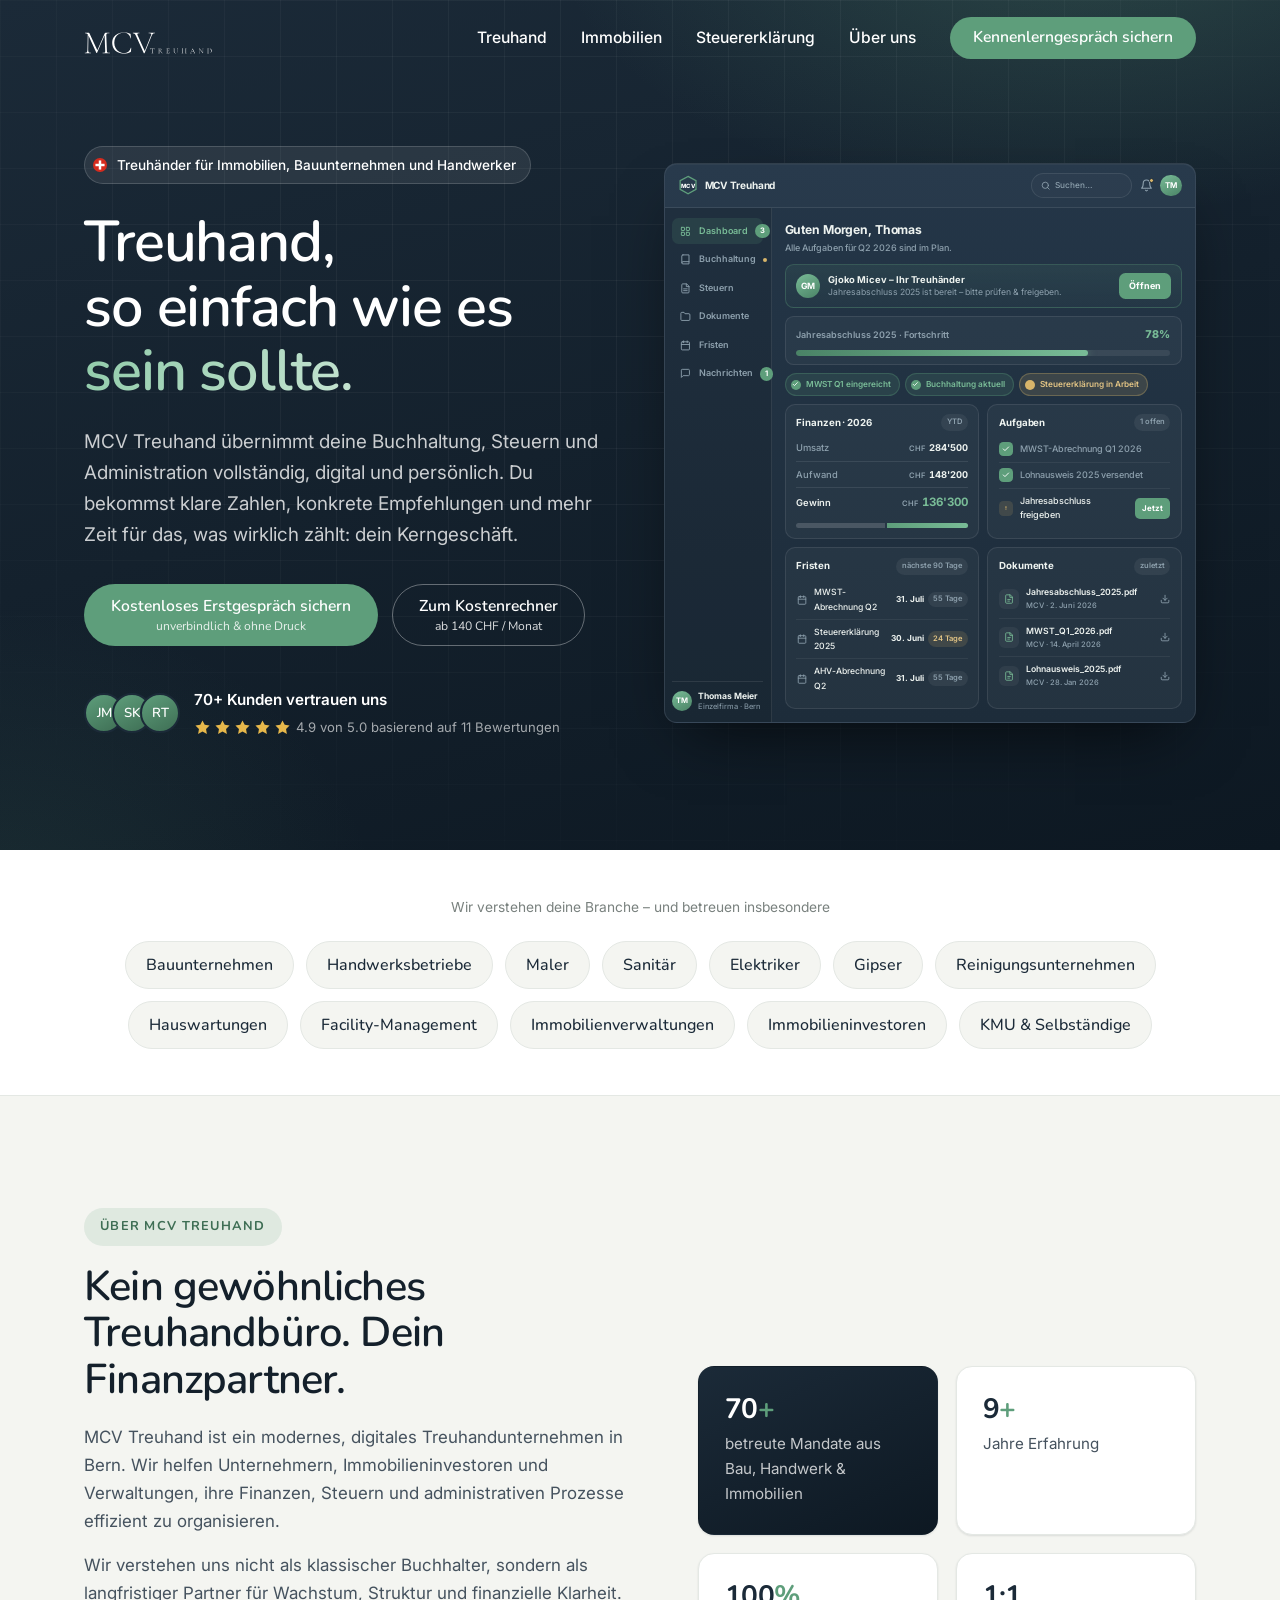
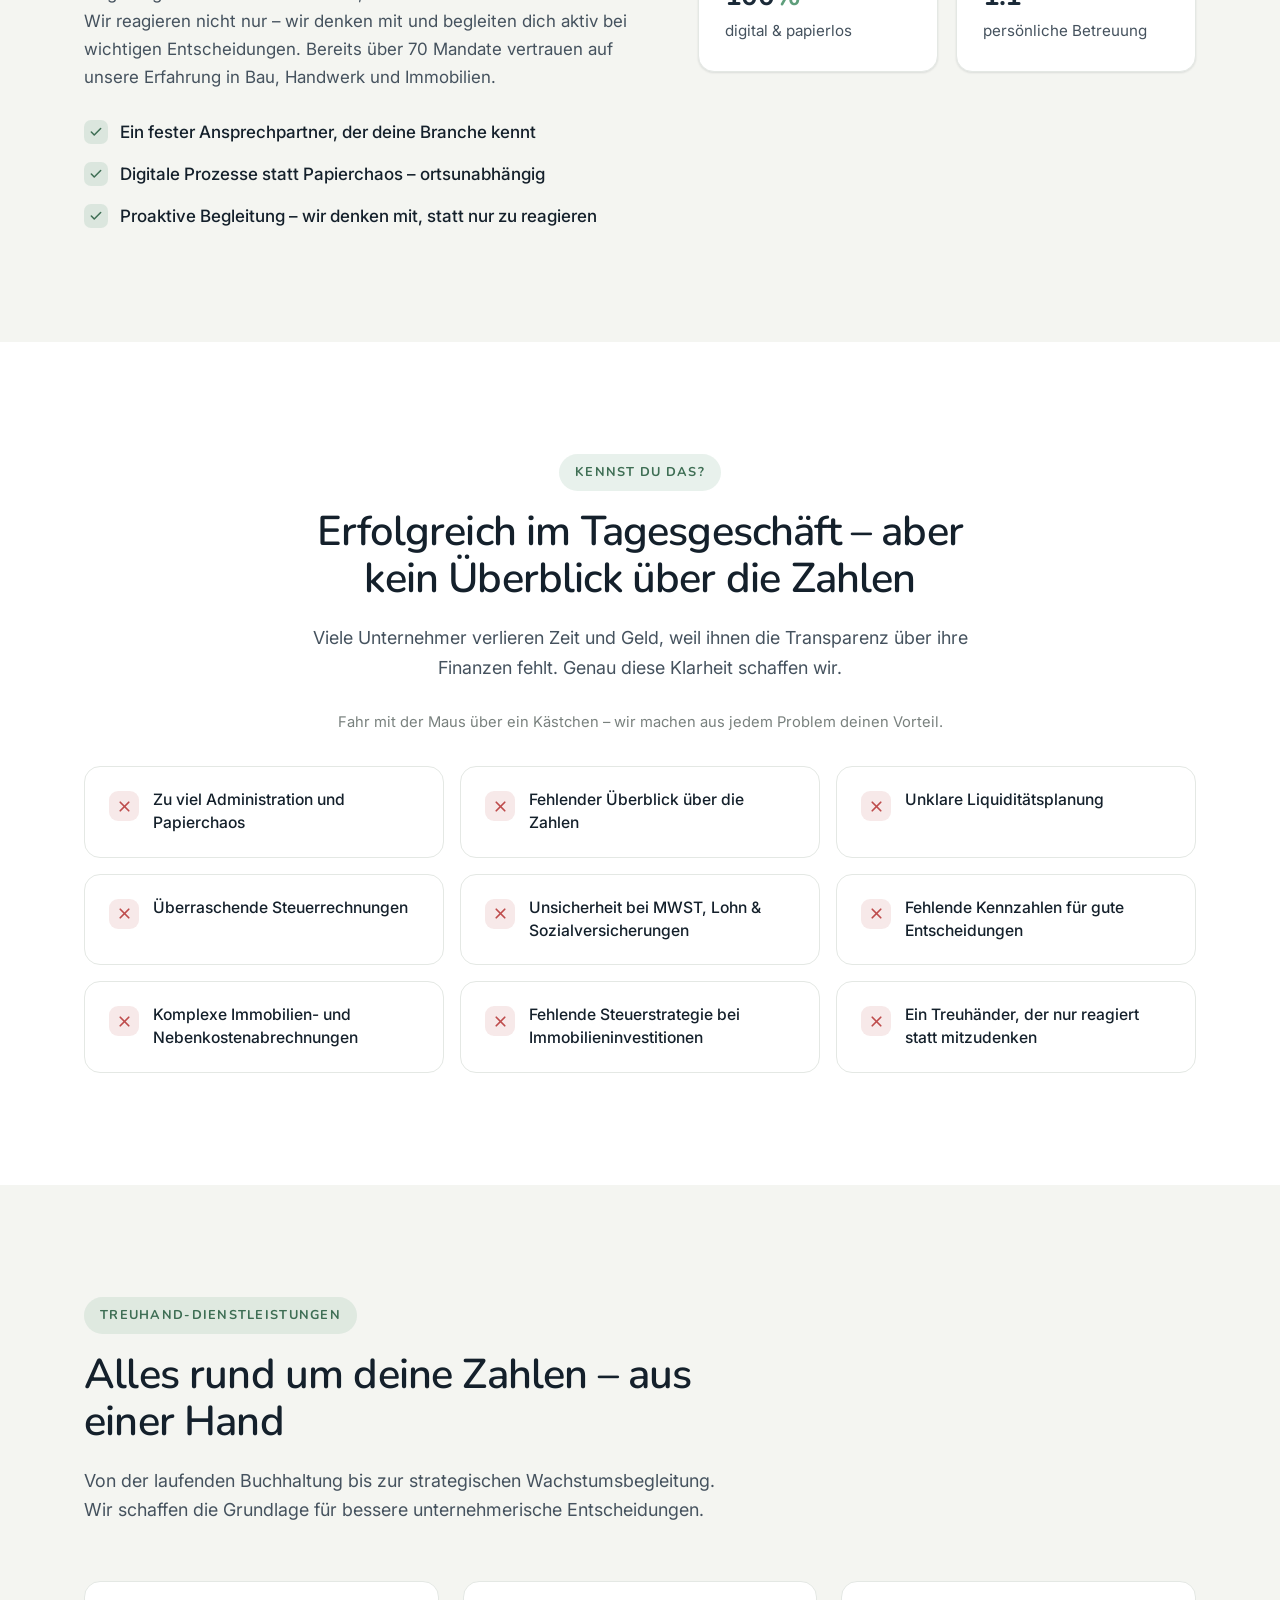
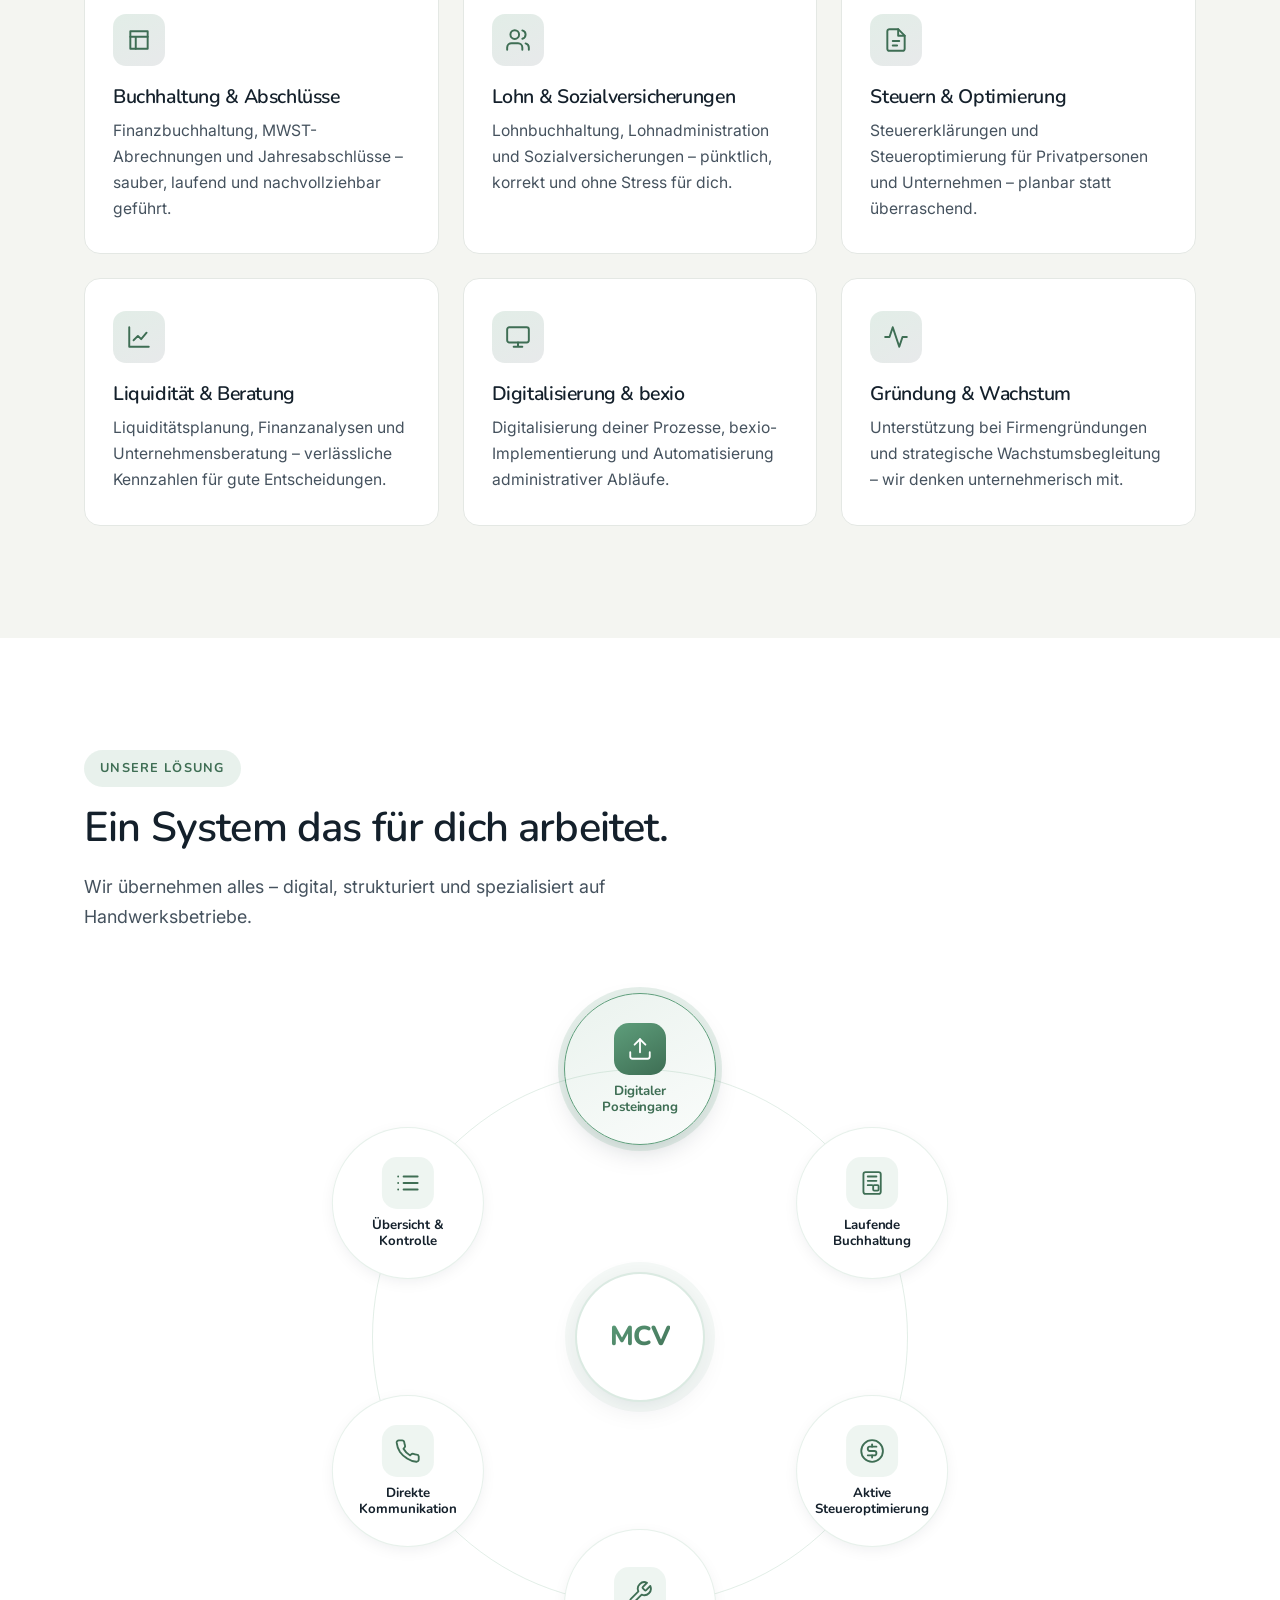
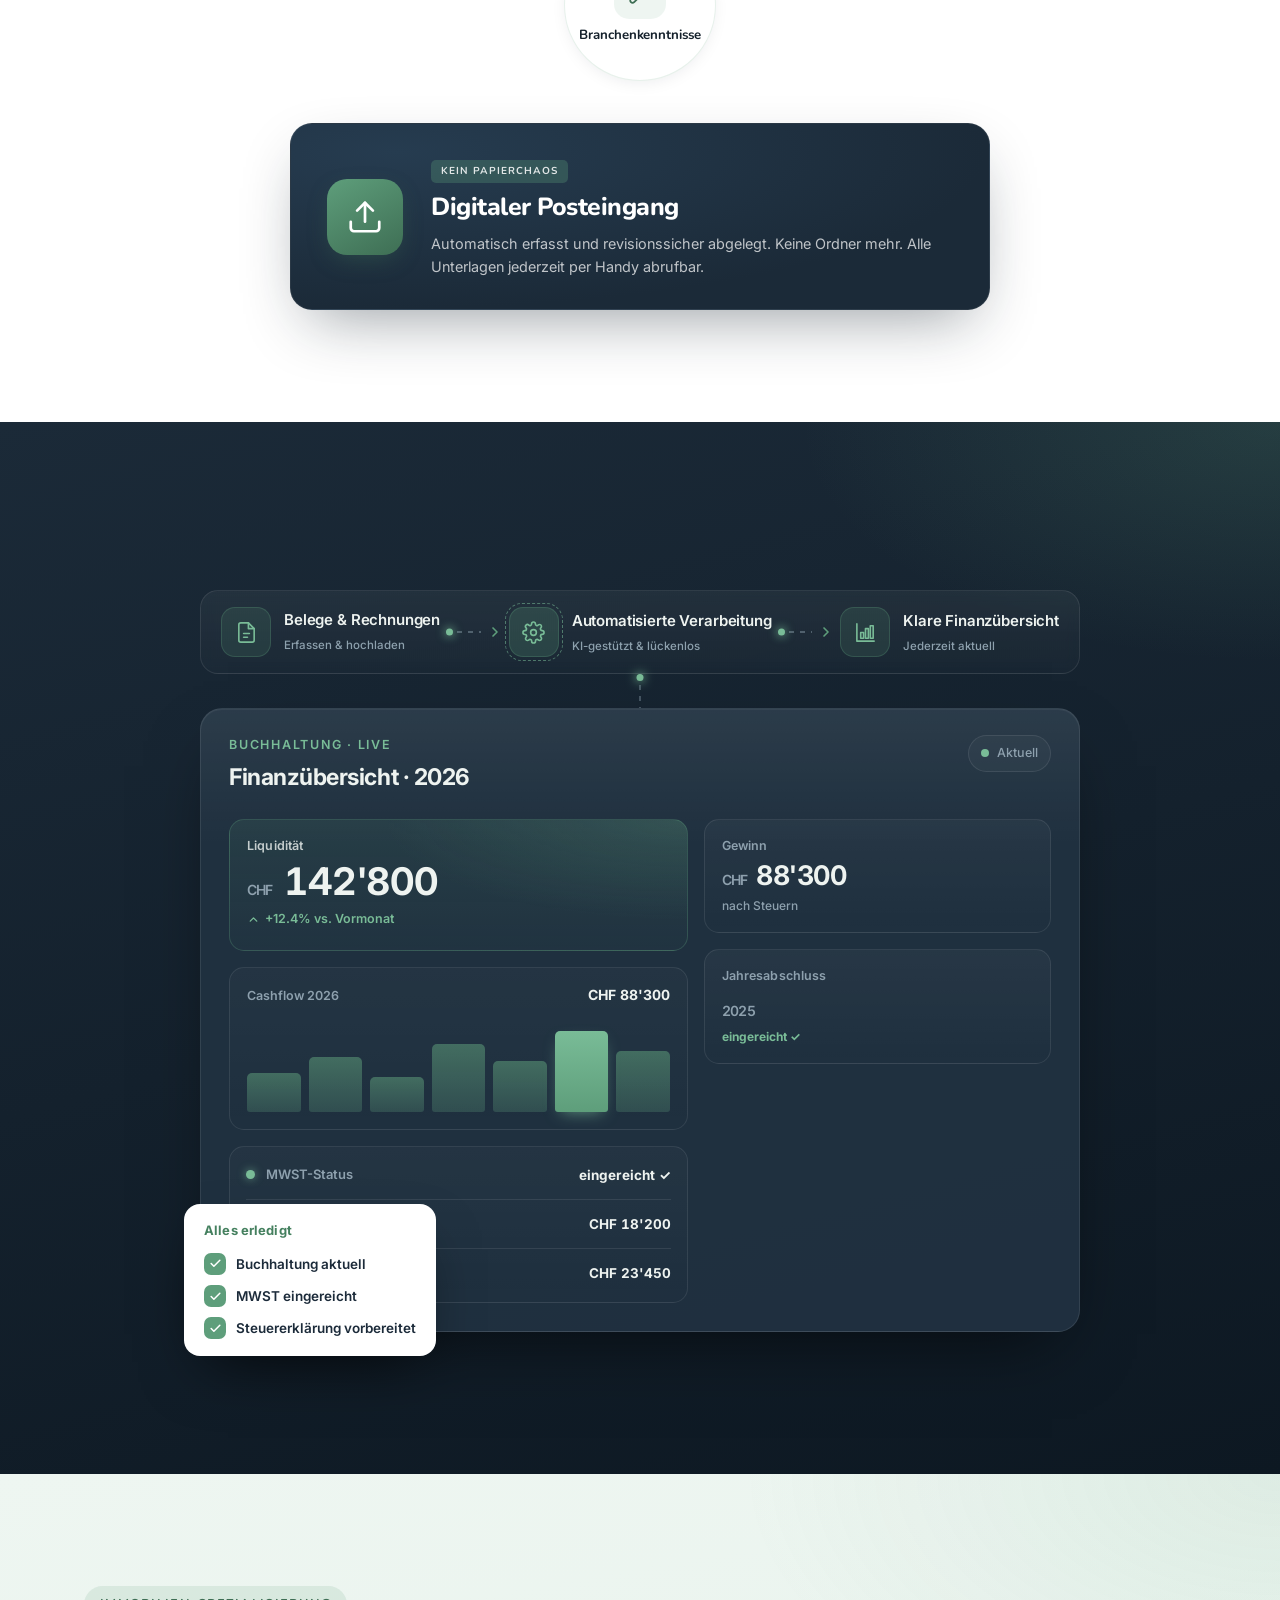
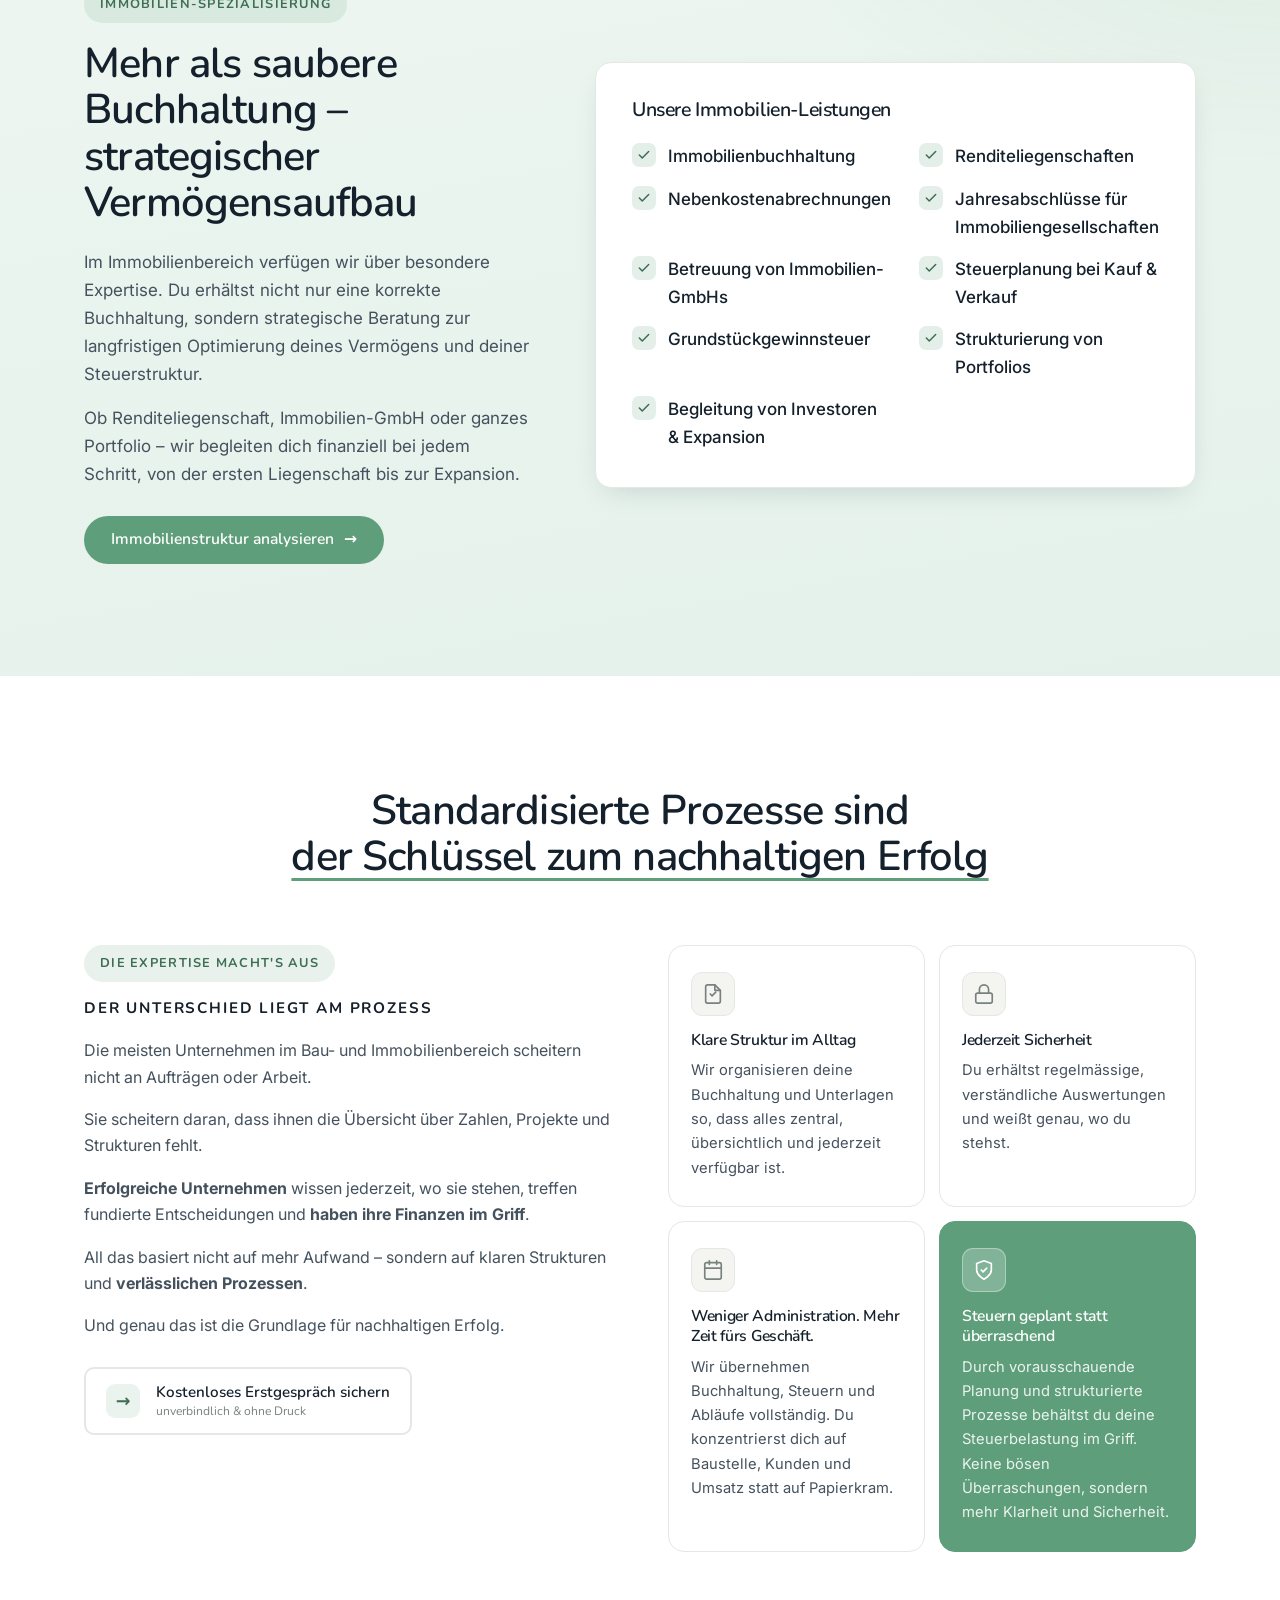
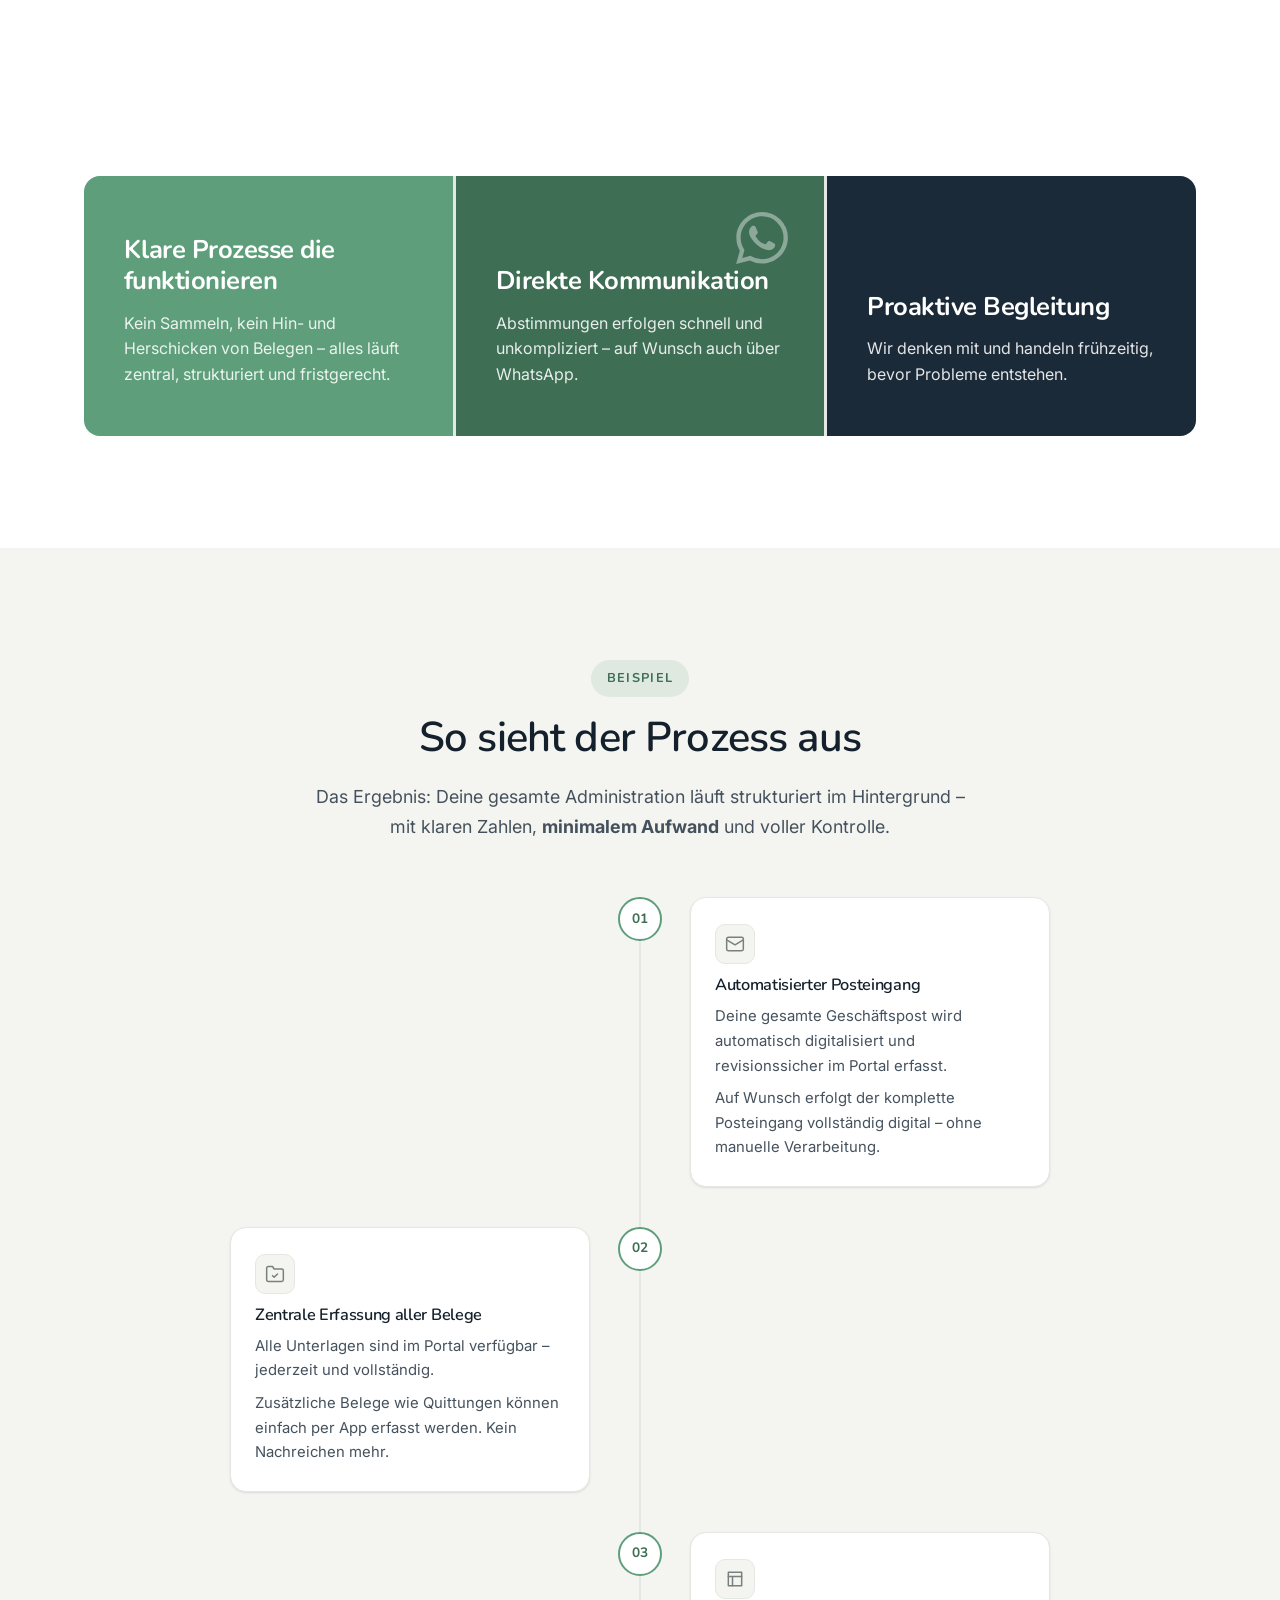
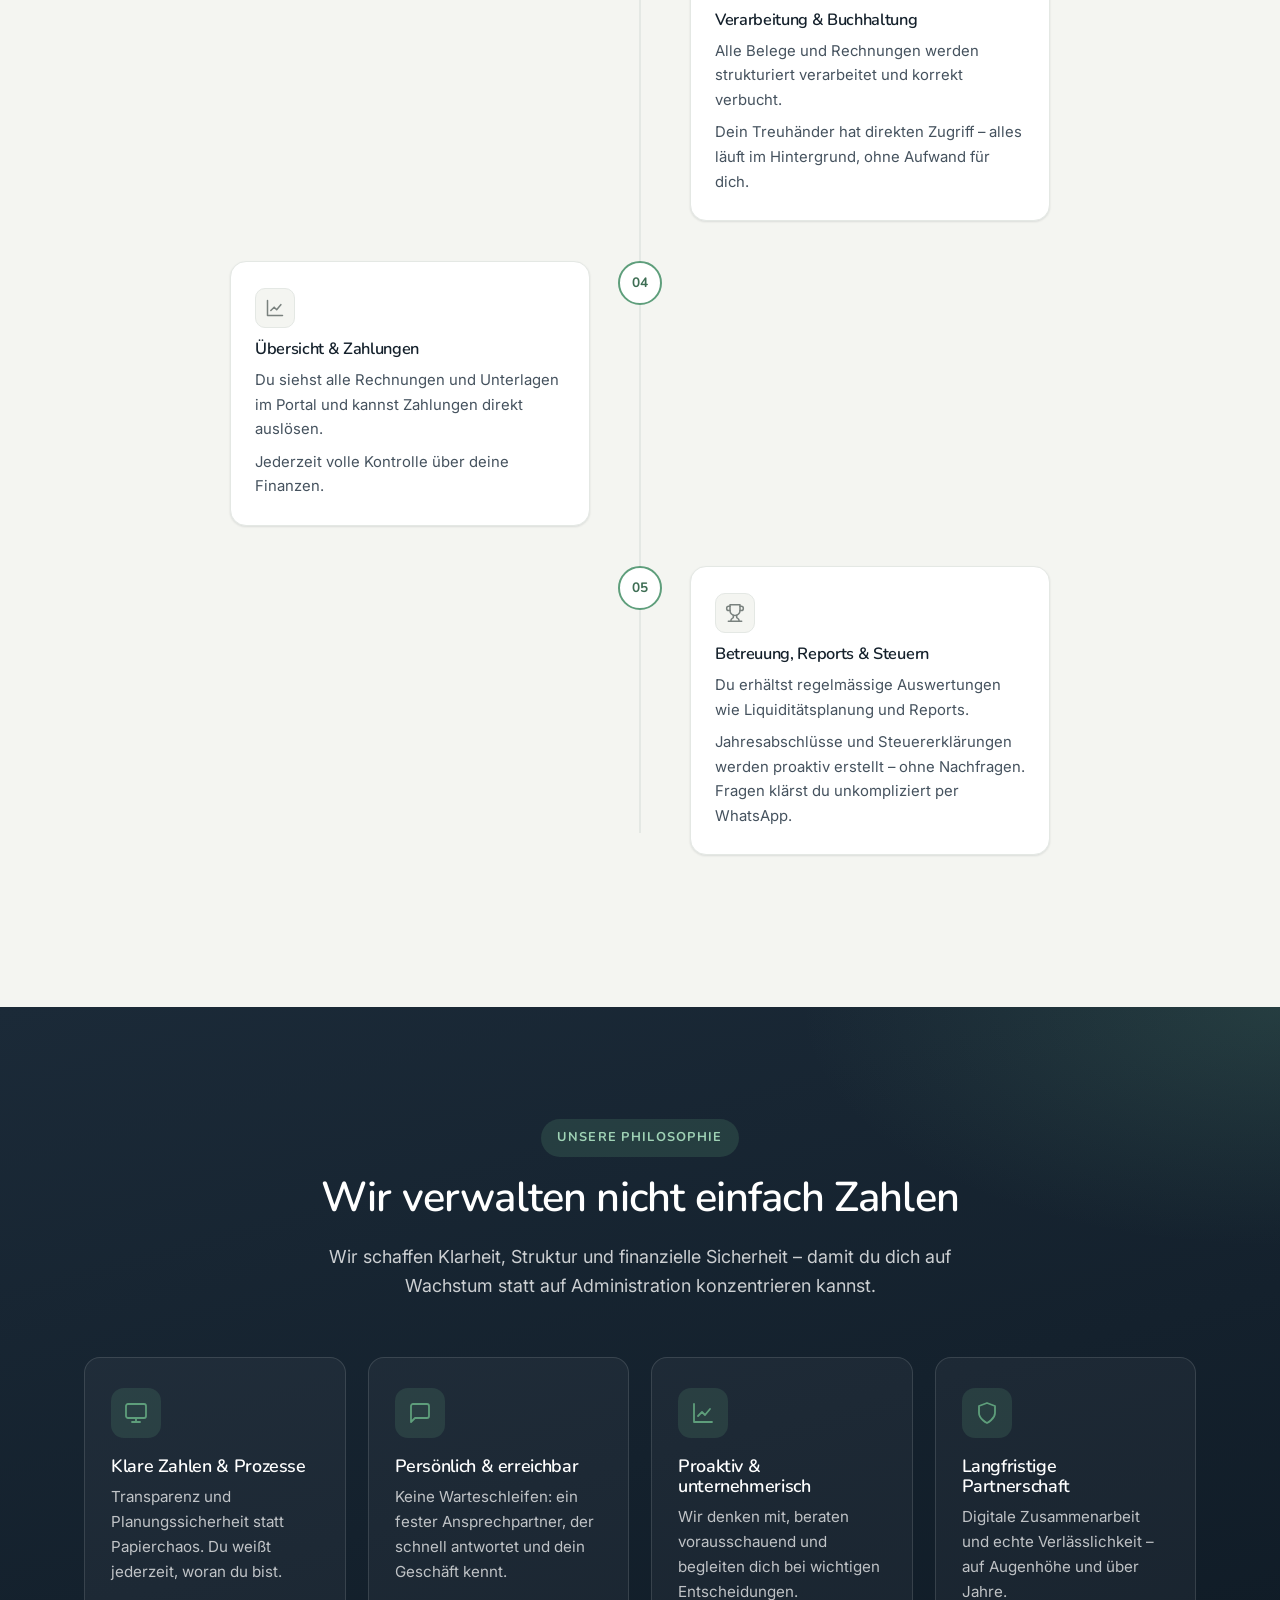
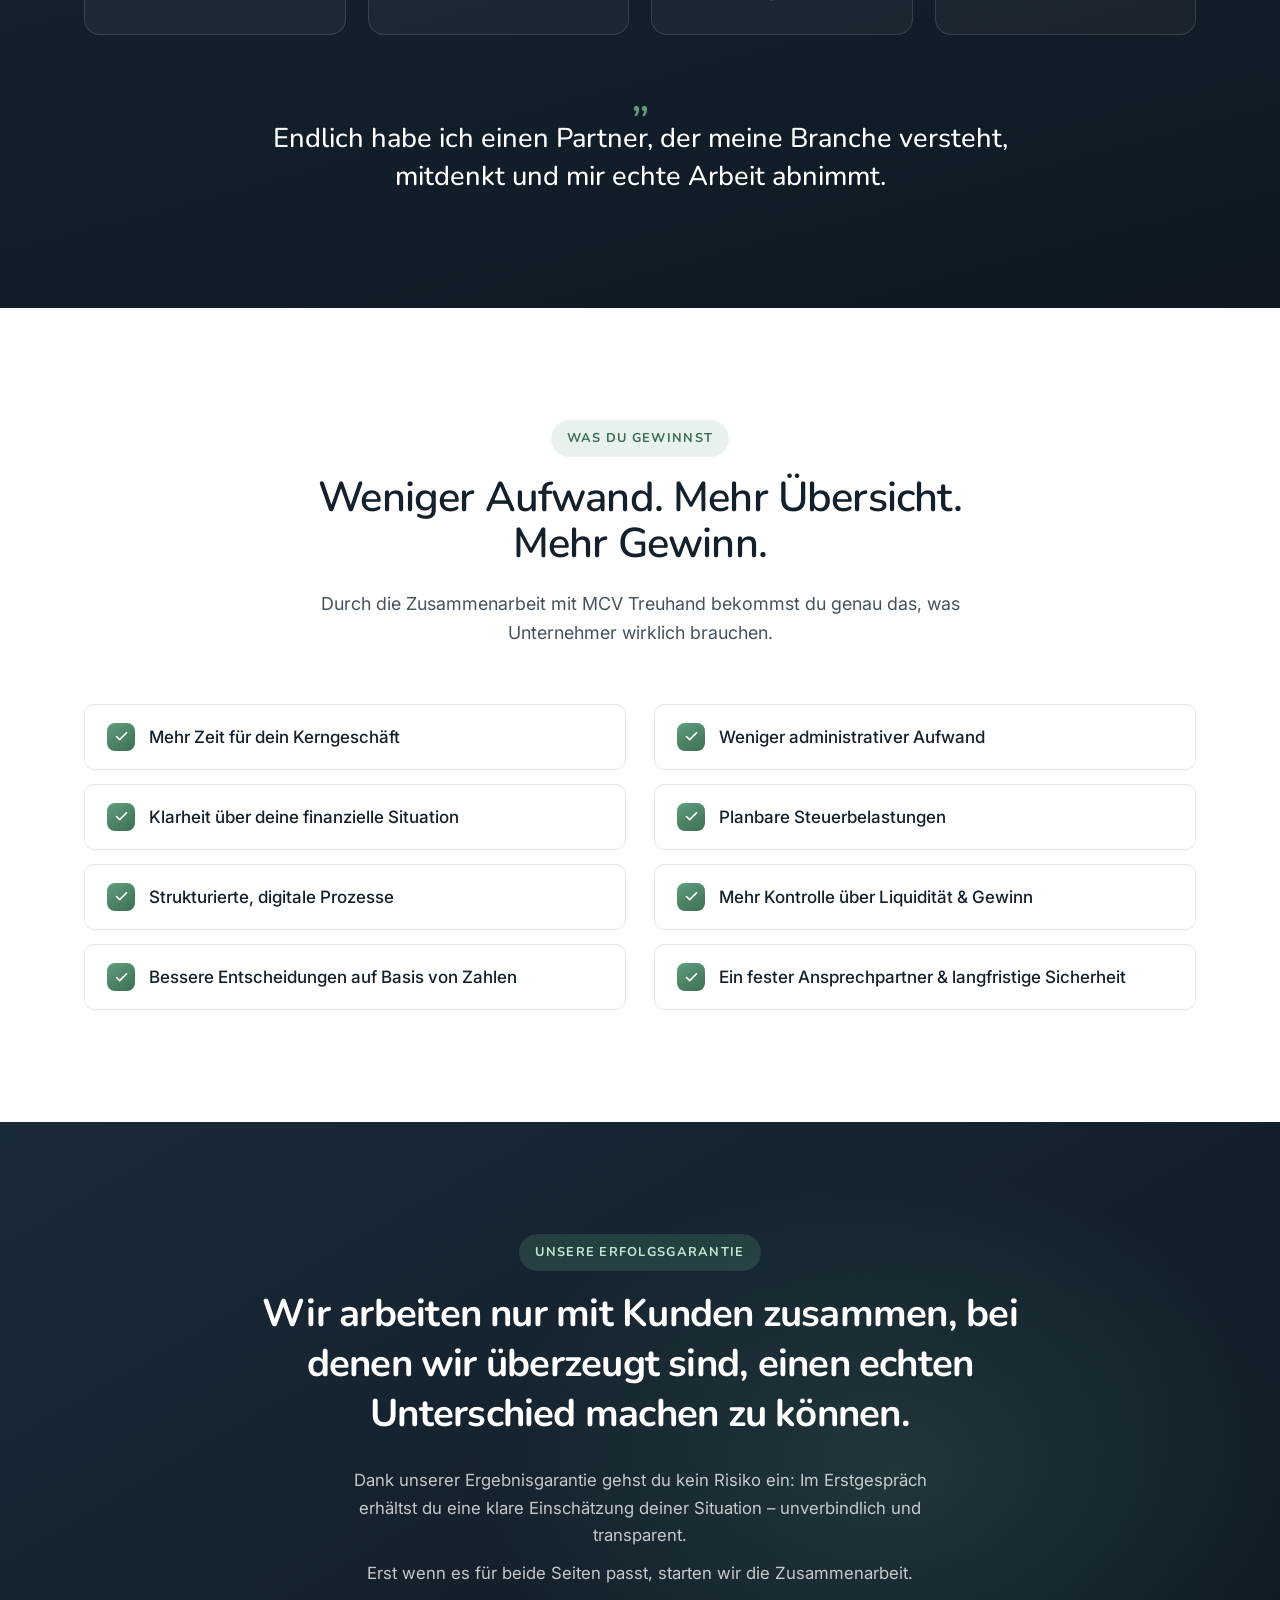
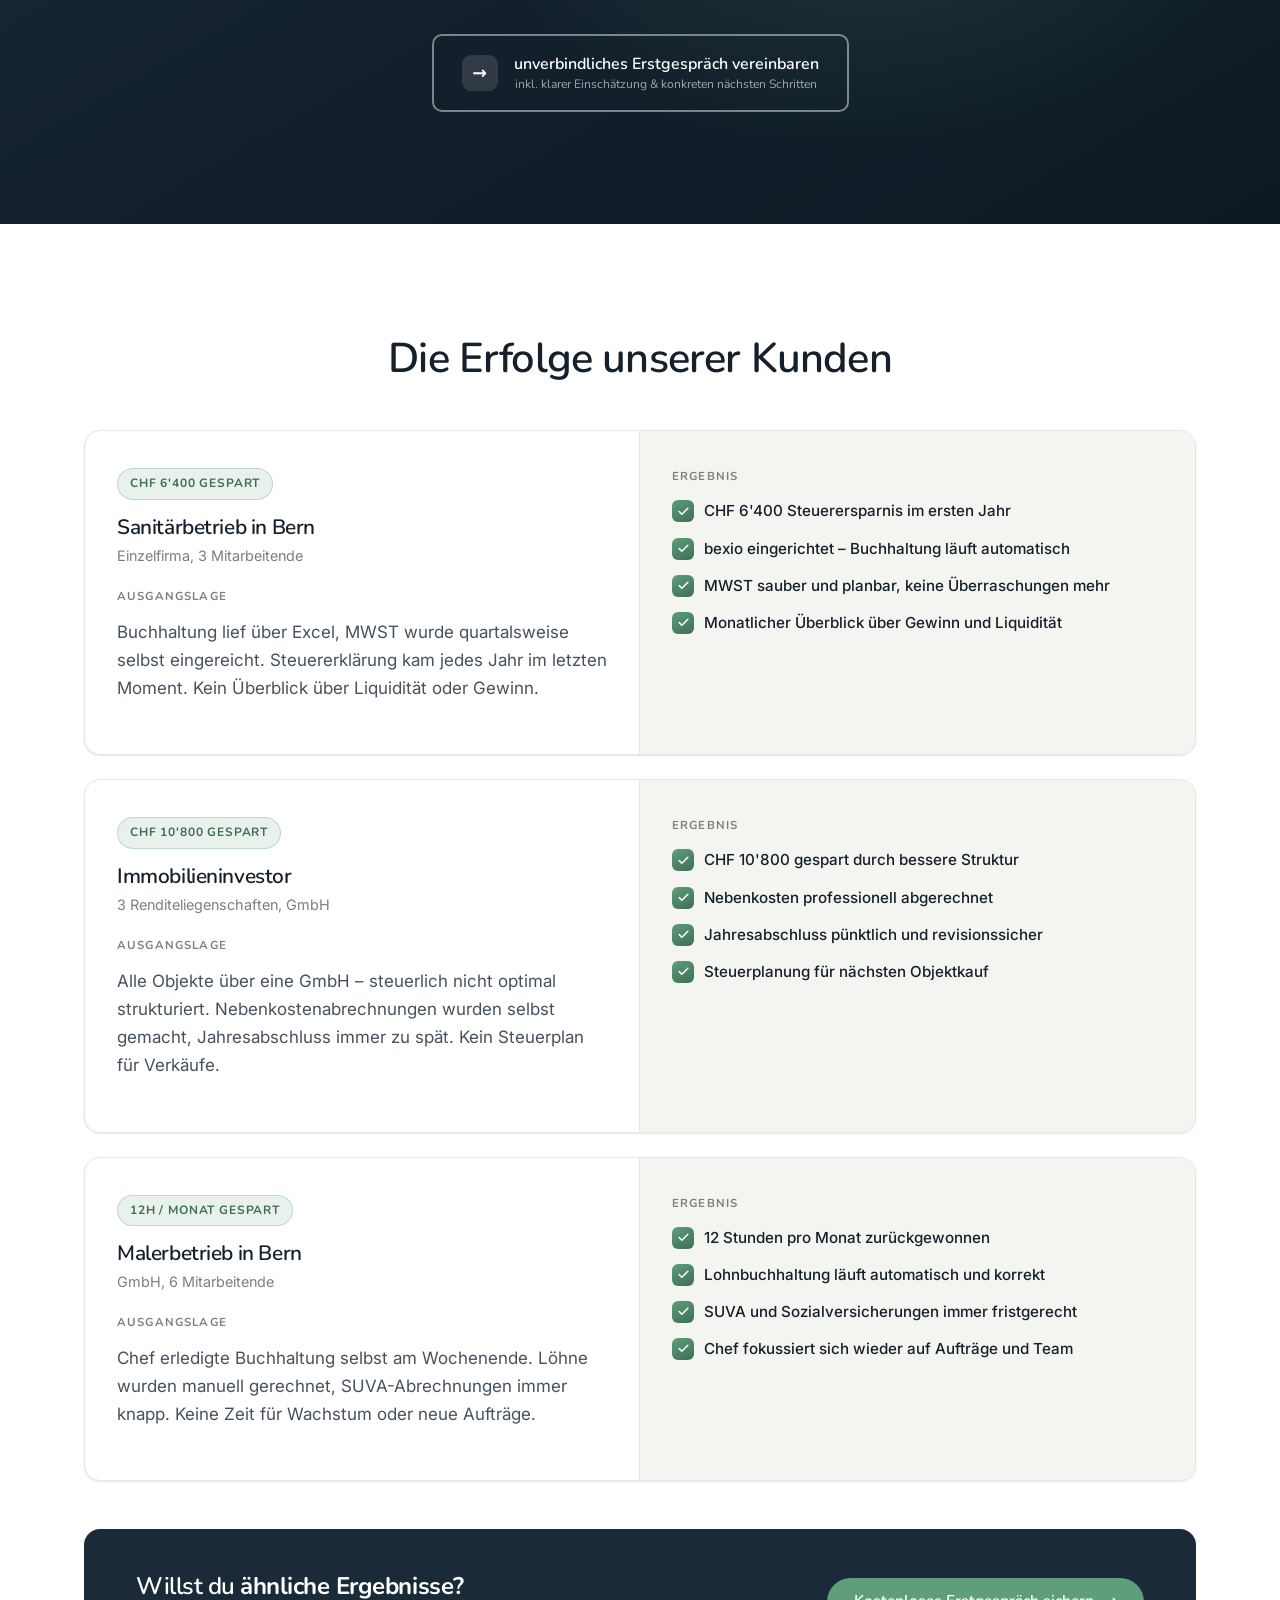
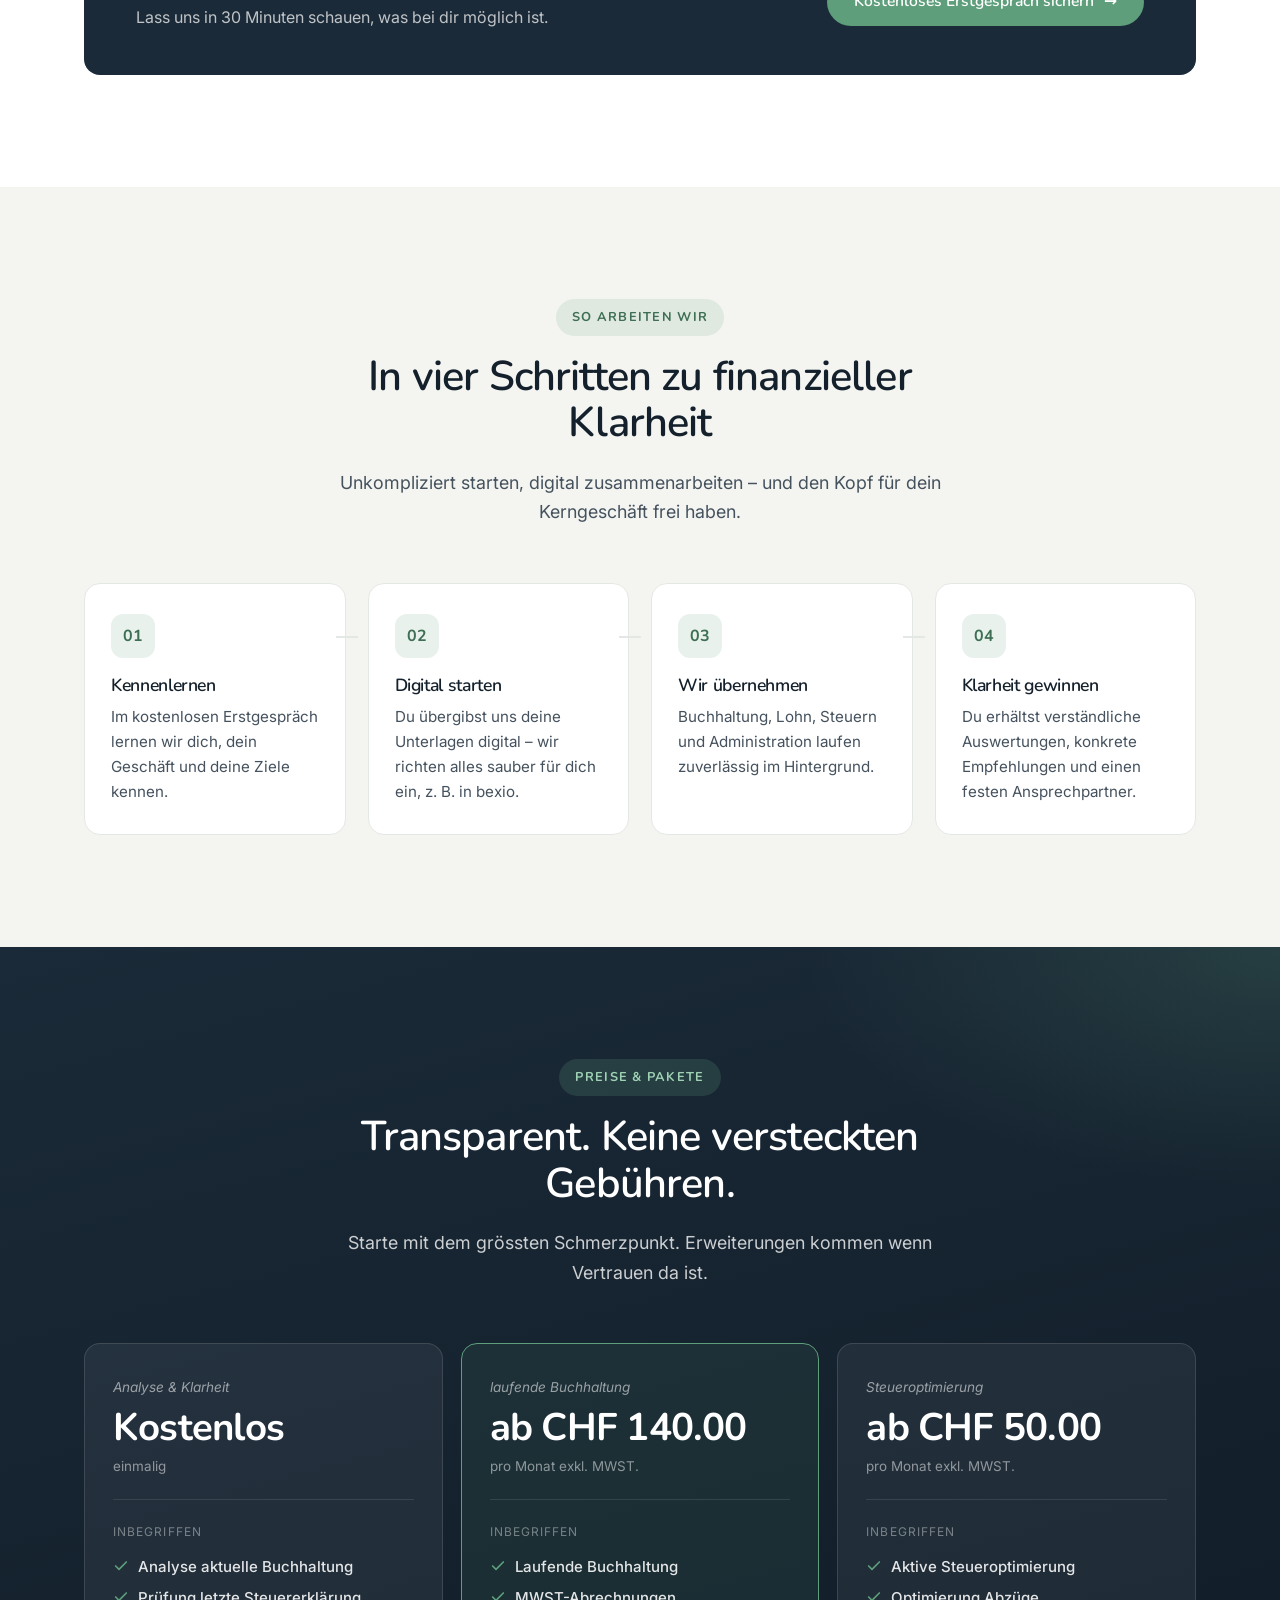
<file: index.html>
<!DOCTYPE html>
<html lang="de-CH">
<head>
  <meta charset="UTF-8">
  <meta name="viewport" content="width=device-width, initial-scale=1.0">
  <title>Treuhand Bern für Handwerk, Bau & Immobilien | MCV Treuhand</title>
  <meta name="description" content="Treuhänder in Bern für Bauunternehmen, Handwerker & Immobilien. Buchhaltung, Steuern & Lohn – digital, persönlich, transparent. Ab CHF 140/Monat. Jetzt Erstgespräch sichern.">
  <meta name="robots" content="index, follow, max-image-preview:large, max-snippet:-1, max-video-preview:-1">
  <link rel="sitemap" type="application/xml" href="/sitemap.xml">
  <meta name="theme-color" content="#1B2A38">
  <meta name="facebook-domain-verification" content="7smv2745a6m0tdqdzve35k7lei5ba5">
  <link rel="canonical" href="https://mcv-treuhand.ch/">

  <!-- Open Graph -->
  <meta property="og:type" content="website">
  <meta property="og:locale" content="de_CH">
  <meta property="og:site_name" content="MCV Treuhand">
  <meta property="og:title" content="Treuhand Bern für Handwerk, Bau & Immobilien | MCV Treuhand">
  <meta property="og:description" content="Treuhänder in Bern für Bauunternehmen, Handwerker & Immobilien. Buchhaltung, Steuern & Lohn – digital, persönlich, transparent. Ab CHF 140/Monat.">
  <meta property="og:url" content="https://mcv-treuhand.ch/">
  <meta property="og:image" content="https://mcv-treuhand.ch/assets/og-preview.jpg">
  <meta property="og:image:width" content="1200">
  <meta property="og:image:height" content="630">
  <meta property="og:image:alt" content="MCV Treuhand – Buchhaltung, Steuern & Treuhand in Bern">

  <!-- Twitter Card -->
  <meta name="twitter:card" content="summary_large_image">
  <meta name="twitter:title" content="Treuhand Bern für Handwerk, Bau & Immobilien | MCV Treuhand">
  <meta name="twitter:description" content="Treuhänder in Bern für Bauunternehmen, Handwerker & Immobilien. Buchhaltung, Steuern & Lohn. Ab CHF 140/Monat.">
  <meta name="twitter:image" content="https://mcv-treuhand.ch/assets/og-preview.jpg">

  <!-- Schema.org: LocalBusiness + AccountingService -->
  <script type="application/ld+json">
  {
    "@context": "https://schema.org",
    "@type": ["AccountingService", "LocalBusiness"],
    "@id": "https://mcv-treuhand.ch/#organization",
    "name": "MCV Treuhand GmbH",
    "description": "Buchhaltung, Steuererklärung, Lohnbuchhaltung und Immobilienbuchhaltung für Handwerksbetriebe, Bauunternehmen und Immobilieneigentümer in Bern.",
    "url": "https://mcv-treuhand.ch",
    "logo": {
      "@type": "ImageObject",
      "url": "https://mcv-treuhand.ch/assets/logo.svg",
      "width": 375,
      "height": 116
    },
    "image": "https://mcv-treuhand.ch/assets/og-preview.jpg",
    "telephone": "+41315619113",
    "email": "info@mcv-treuhand.ch",
    "priceRange": "ab CHF 140/Monat",
    "currenciesAccepted": "CHF",
    "paymentAccepted": "Rechnung, Banküberweisung",
    "areaServed": [
      {"@type": "City", "name": "Bern"},
      {"@type": "City", "name": "Ittigen"},
      {"@type": "City", "name": "Ostermundigen"},
      {"@type": "City", "name": "Worb"},
      {"@type": "State", "name": "Kanton Bern"}
    ],
    "address": {
      "@type": "PostalAddress",
      "streetAddress": "Worblentalstrasse 33",
      "addressLocality": "Ittigen",
      "postalCode": "3063",
      "addressRegion": "BE",
      "addressCountry": "CH"
    },
    "geo": {
      "@type": "GeoCoordinates",
      "latitude": "46.9786",
      "longitude": "7.4908"
    },
    "openingHoursSpecification": [{
      "@type": "OpeningHoursSpecification",
      "dayOfWeek": ["Monday","Tuesday","Wednesday","Thursday","Friday"],
      "opens": "09:00",
      "closes": "18:30"
    }],
    "founder": {
      "@type": "Person",
      "name": "Gjoko Micev",
      "jobTitle": "Gründer & Inhaber",
      "url": "https://mcv-treuhand.ch/ueber-uns.html"
    },
    "sameAs": [
      "https://www.google.com/maps/search/MCV+Treuhand+Ittigen"
    ],
    "hasOfferCatalog": {
      "@type": "OfferCatalog",
      "name": "Treuhand Dienstleistungen",
      "itemListElement": [
        {"@type": "Offer", "itemOffered": {"@type": "Service", "name": "Buchhaltung & Jahresabschluss"}},
        {"@type": "Offer", "itemOffered": {"@type": "Service", "name": "Steuererklärung juristische & natürliche Personen"}},
        {"@type": "Offer", "itemOffered": {"@type": "Service", "name": "Lohnbuchhaltung"}},
        {"@type": "Offer", "itemOffered": {"@type": "Service", "name": "MWST-Abrechnung"}},
        {"@type": "Offer", "itemOffered": {"@type": "Service", "name": "Immobilienbuchhaltung"}},
        {"@type": "Offer", "itemOffered": {"@type": "Service", "name": "Proaktive Steueroptimierung"}}
      ]
    },
    "aggregateRating": {
      "@type": "AggregateRating",
      "ratingValue": "4.9",
      "reviewCount": "11",
      "bestRating": "5"
    }
  }
  </script>

  <!-- Schema.org: FAQPage -->
  <script type="application/ld+json">
  {
    "@context": "https://schema.org",
    "@type": "FAQPage",
    "mainEntity": [
      {
        "@type": "Question",
        "name": "Was kostet ein Treuhänder in Bern?",
        "acceptedAnswer": {
          "@type": "Answer",
          "text": "Bei MCV Treuhand starten Treuhand-Pakete ab CHF 140 pro Monat. Der genaue Preis richtet sich nach Leistungsumfang (Buchhaltung, Lohn, Steuern, MWST). Im kostenlosen Erstgespräch erhalten Sie ein transparentes Fixpreisangebot ohne versteckte Kosten."
        }
      },
      {
        "@type": "Question",
        "name": "Was macht ein Treuhänder?",
        "acceptedAnswer": {
          "@type": "Answer",
          "text": "Ein Treuhänder übernimmt Buchhaltung, Jahresabschluss, Steuererklärung, Lohnbuchhaltung und MWST-Abrechnungen für Ihr Unternehmen. MCV Treuhand geht einen Schritt weiter: Wir denken aktiv mit bei Steueroptimierung, Liquiditätsplanung und strategischen Entscheidungen."
        }
      },
      {
        "@type": "Question",
        "name": "Brauche ich einen Treuhänder als Einzelfirma oder GmbH?",
        "acceptedAnswer": {
          "@type": "Answer",
          "text": "Ja – gerade für KMU und Einzelfirmen lohnt sich ein Treuhänder ab dem ersten Tag. Er stellt sicher, dass Fristen eingehalten werden, Steuern optimiert sind und die Buchhaltung revisionssicher geführt wird. Das spart Zeit und oft mehr Geld, als die Kosten betragen."
        }
      },
      {
        "@type": "Question",
        "name": "Wie schnell kann MCV Treuhand starten?",
        "acceptedAnswer": {
          "@type": "Answer",
          "text": "Nach dem kostenlosen Erstgespräch können wir innerhalb von 1–2 Wochen mit der Übernahme beginnen. Die Übergabe vom bisherigen Treuhänder organisieren wir vollständig – für Sie ohne Aufwand."
        }
      },
      {
        "@type": "Question",
        "name": "Arbeitet MCV Treuhand digital und mit bexio?",
        "acceptedAnswer": {
          "@type": "Answer",
          "text": "Ja, MCV Treuhand arbeitet vollständig digital und papierlos – unter anderem mit bexio, der führenden Schweizer Buchhaltungssoftware. Belege können bequem per Handy, E-Mail oder App eingereicht werden. Kein Papierchaos mehr."
        }
      }
    ]
  }
  </script>

  <!-- Favicon (inline SVG) -->
  <link rel="icon" href="data:image/svg+xml,%3Csvg xmlns='http://www.w3.org/2000/svg' viewBox='0 0 64 64'%3E%3Crect width='64' height='64' rx='16' fill='%231B2A38'/%3E%3Ctext x='50%25' y='54%25' font-family='Arial,Helvetica,sans-serif' font-size='26' font-weight='700' fill='%235E9E7B' text-anchor='middle' dominant-baseline='middle'%3EM%3C/text%3E%3C/svg%3E">

  <!-- Fonts -->
  <link rel="preconnect" href="https://fonts.googleapis.com">
  <link rel="preconnect" href="https://fonts.gstatic.com" crossorigin>
  <link href="https://fonts.googleapis.com/css2?family=Inter:wght@400;500;600;700&family=Nunito:wght@500;600;700;800&display=swap" rel="stylesheet">

  <link rel="stylesheet" href="css/style.css">

  <!-- Microsoft Clarity -->
  <script type="text/javascript">
    (function(c,l,a,r,i,t,y){
        c[a]=c[a]||function(){(c[a].q=c[a].q||[]).push(arguments)};
        t=l.createElement(r);t.async=1;t.src="https://www.clarity.ms/tag/"+i;
        y=l.getElementsByTagName(r)[0];y.parentNode.insertBefore(t,y);
    })(window, document, "clarity", "script", "x3bj5l7kkg");
  </script>

  <!-- Google Analytics -->
  <script async src="https://www.googletagmanager.com/gtag/js?id=G-KXM7CEQTQJ"></script>
  <script>
    window.dataLayer = window.dataLayer || [];
    function gtag(){dataLayer.push(arguments);}
    gtag('js', new Date());
    gtag('config', 'G-KXM7CEQTQJ');
  </script>

  <!-- Meta Pixel -->
  <script>
    !function(f,b,e,v,n,t,s)
    {if(f.fbq)return;n=f.fbq=function(){n.callMethod?
    n.callMethod.apply(n,arguments):n.queue.push(arguments)};
    if(!f._fbq)f._fbq=n;n.push=n;n.loaded=!0;n.version='2.0';
    n.queue=[];t=b.createElement(e);t.async=!0;
    t.src=v;s=b.getElementsByTagName(e)[0];
    s.parentNode.insertBefore(t,s)}(window, document,'script',
    'https://connect.facebook.net/en_US/fbevents.js');
    fbq('init', '2583743615428941');
    fbq('track', 'PageView');
  </script>
  <noscript><img height="1" width="1" style="display:none" src="https://www.facebook.com/tr?id=2583743615428941&ev=PageView&noscript=1"/></noscript>
</head>
<body>

  <!-- ============ Navigation ============ -->
  <header class="nav" id="nav">
    <div class="nav__inner">
      <a href="#top" class="logo" aria-label="MCV Treuhand Startseite">
        <img src="assets/logo.svg" class="logo__img" alt="MCV Treuhand" width="142" height="44">
      </a>

      <nav aria-label="Hauptnavigation">
        <ul class="nav__menu" id="navMenu">
          <li><a class="nav__link" href="index.html">Treuhand</a></li>
          <li><a class="nav__link" href="immobilien.html">Immobilien</a></li>
          <li><a class="nav__link" href="steuern.html">Steuererklärung</a></li>
          <li><a class="nav__link" href="ueber-uns.html">Über uns</a></li>
          <li><a class="btn btn--primary nav__cta" href="#kontakt">Kennenlerngespräch sichern</a></li>
        </ul>
      </nav>

      <button class="nav__toggle" id="navToggle" aria-label="Menü öffnen" aria-expanded="false" aria-controls="navMenu">
        <span></span>
      </button>
    </div>
  </header>

  <main id="top">

    <!-- ============ Hero ============ -->
    <section class="hero">
      <div class="container hero__grid">
        <div class="hero__copy">
          <span class="hero__pill"><b aria-label="Schweiz"><svg viewBox="0 0 20 20" width="14" height="14" xmlns="http://www.w3.org/2000/svg" style="display:block"><rect width="20" height="20" fill="#D52B1E"/><rect x="8.25" y="3.5" width="3.5" height="13" fill="#fff"/><rect x="3.5" y="8.25" width="13" height="3.5" fill="#fff"/></svg></b> Treuhänder für Immobilien, Bauunternehmen und Handwerker</span>
          <h1>Treuhand,<br>so einfach wie es <span class="hl">sein sollte.</span></h1>
          <p class="hero__sub">MCV Treuhand übernimmt deine Buchhaltung, Steuern und Administration vollständig, digital und persönlich. Du bekommst klare Zahlen, konkrete Empfehlungen und mehr Zeit für das, was wirklich zählt: dein Kerngeschäft.</p>
          <div class="hero__actions">
            <a href="#kontakt" class="btn btn--primary btn--stack">Kostenloses Erstgespräch sichern <small>unverbindlich &amp; ohne Druck</small></a>
            <a href="#rechner" class="btn btn--ghost btn--stack">Zum Kostenrechner <small>ab 140 CHF / Monat</small></a>
          </div>

          <div class="hero__rating">
            <div class="hero__avatars" aria-hidden="true">
              <span>JM</span><span>SK</span><span>RT</span>
            </div>
            <div class="hero__rating-text">
              <b>70+ Kunden vertrauen uns</b>
              <span class="stars" aria-hidden="true">
                <svg viewBox="0 0 24 24"><path d="M12 2l3.09 6.26L22 9.27l-5 4.87 1.18 6.88L12 17.77l-6.18 3.25L7 14.14l-5-4.87 6.91-1.01z"/></svg>
                <svg viewBox="0 0 24 24"><path d="M12 2l3.09 6.26L22 9.27l-5 4.87 1.18 6.88L12 17.77l-6.18 3.25L7 14.14l-5-4.87 6.91-1.01z"/></svg>
                <svg viewBox="0 0 24 24"><path d="M12 2l3.09 6.26L22 9.27l-5 4.87 1.18 6.88L12 17.77l-6.18 3.25L7 14.14l-5-4.87 6.91-1.01z"/></svg>
                <svg viewBox="0 0 24 24"><path d="M12 2l3.09 6.26L22 9.27l-5 4.87 1.18 6.88L12 17.77l-6.18 3.25L7 14.14l-5-4.87 6.91-1.01z"/></svg>
                <svg viewBox="0 0 24 24"><path d="M12 2l3.09 6.26L22 9.27l-5 4.87 1.18 6.88L12 17.77l-6.18 3.25L7 14.14l-5-4.87 6.91-1.01z"/></svg>
              </span>
              <small>4.9 von 5.0 basierend auf 11 Bewertungen</small>
            </div>
          </div>
        </div>

        <div class="hero__visual" aria-hidden="true">
          <div class="pt-scene">
            <div class="pt-win">

              <!-- Top bar -->
              <div class="pt-top">
                <div class="pt-brand">
                  <div class="pt-brand-mark">
                    <svg viewBox="0 0 28 28" width="28" height="28" fill="none" stroke="currentColor" stroke-width="1.8"><polygon points="14,2 25,8 25,20 14,26 3,20 3,8"/></svg>
                    <b>MCV</b>
                  </div>
                  <span class="pt-brand-name">MCV Treuhand</span>
                </div>
                <div class="pt-top-right">
                  <div class="pt-search">
                    <svg viewBox="0 0 24 24" width="13" height="13" fill="none" stroke="currentColor" stroke-width="2.2" stroke-linecap="round" stroke-linejoin="round"><circle cx="11" cy="11" r="8"/><line x1="21" y1="21" x2="16.65" y2="16.65"/></svg>
                    Suchen…
                  </div>
                  <div class="pt-bell">
                    <svg viewBox="0 0 24 24" width="18" height="18" fill="none" stroke="currentColor" stroke-width="2" stroke-linecap="round" stroke-linejoin="round"><path d="M18 8A6 6 0 0 0 6 8c0 7-3 9-3 9h18s-3-2-3-9"/><path d="M13.73 21a2 2 0 0 1-3.46 0"/></svg>
                    <div class="pt-bell-dot"></div>
                  </div>
                  <div class="pt-avatar">TM</div>
                </div>
              </div>

              <!-- Body -->
              <div class="pt-body">
                <!-- Sidebar -->
                <div class="pt-side">
                  <div class="pt-nav pt-nav-on">
                    <div class="pt-nav-ico"><svg viewBox="0 0 24 24"><rect x="3" y="3" width="7" height="7" rx="1"/><rect x="14" y="3" width="7" height="7" rx="1"/><rect x="14" y="14" width="7" height="7" rx="1"/><rect x="3" y="14" width="7" height="7" rx="1"/></svg></div>
                    Dashboard
                    <div class="pt-nav-badge">3</div>
                  </div>
                  <div class="pt-nav">
                    <div class="pt-nav-ico"><svg viewBox="0 0 24 24"><path d="M4 19.5A2.5 2.5 0 0 1 6.5 17H20"/><path d="M6.5 2H20v20H6.5A2.5 2.5 0 0 1 4 19.5v-15A2.5 2.5 0 0 1 6.5 2z"/></svg></div>
                    Buchhaltung
                    <div class="pt-nav-dot"></div>
                  </div>
                  <div class="pt-nav">
                    <div class="pt-nav-ico"><svg viewBox="0 0 24 24"><path d="M14 2H6a2 2 0 0 0-2 2v16a2 2 0 0 0 2 2h12a2 2 0 0 0 2-2V8z"/><path d="M14 2v6h6M16 13H8M16 17H8"/></svg></div>
                    Steuern
                  </div>
                  <div class="pt-nav">
                    <div class="pt-nav-ico"><svg viewBox="0 0 24 24"><path d="M22 19a2 2 0 0 1-2 2H4a2 2 0 0 1-2-2V5a2 2 0 0 1 2-2h5l2 3h9a2 2 0 0 1 2 2z"/></svg></div>
                    Dokumente
                  </div>
                  <div class="pt-nav">
                    <div class="pt-nav-ico"><svg viewBox="0 0 24 24"><rect x="3" y="4" width="18" height="18" rx="2"/><line x1="16" y1="2" x2="16" y2="6"/><line x1="8" y1="2" x2="8" y2="6"/><line x1="3" y1="10" x2="21" y2="10"/></svg></div>
                    Fristen
                  </div>
                  <div class="pt-nav">
                    <div class="pt-nav-ico"><svg viewBox="0 0 24 24"><path d="M21 15a2 2 0 0 1-2 2H7l-4 4V5a2 2 0 0 1 2-2h14a2 2 0 0 1 2 2z"/></svg></div>
                    Nachrichten
                    <div class="pt-nav-badge">1</div>
                  </div>
                  <div class="pt-side-foot">
                    <div class="pt-avatar pt-avatar-sm">TM</div>
                    <div class="pt-side-user">
                      <b>Thomas Meier</b>
                      <i>Einzelfirma · Bern</i>
                    </div>
                  </div>
                </div>

                <!-- Main -->
                <div class="pt-main">
                  <div class="stagger">
                    <div class="pt-greet-h">Guten Morgen, Thomas</div>
                    <div class="pt-greet-sub">Alle Aufgaben für Q2 2026 sind im Plan.</div>
                  </div>
                  <div class="pt-msg stagger">
                    <div class="pt-msg-av">GM</div>
                    <div class="pt-msg-body">
                      <b>Gjoko Micev – Ihr Treuhänder</b>
                      <i>Jahresabschluss 2025 ist bereit – bitte prüfen &amp; freigeben.</i>
                    </div>
                    <div class="pt-msg-btn">Öffnen</div>
                  </div>
                  <div class="pt-prog-card stagger">
                    <div class="pt-prog-top">
                      <span class="pt-prog-label">Jahresabschluss 2025 · Fortschritt</span>
                      <span class="pt-prog-pct">78%</span>
                    </div>
                    <div class="pt-prog-track">
                      <span class="pt-prog-fill" id="pt-fill"></span>
                    </div>
                  </div>
                  <div class="pt-badges stagger">
                    <div class="pt-badge pt-badge-ok">
                      <div class="pt-badge-dot"><svg viewBox="0 0 24 24" fill="none" stroke="currentColor" stroke-width="3" stroke-linecap="round" stroke-linejoin="round"><polyline points="20 6 9 17 4 12"/></svg></div>
                      MWST Q1 eingereicht
                    </div>
                    <div class="pt-badge pt-badge-ok">
                      <div class="pt-badge-dot"><svg viewBox="0 0 24 24" fill="none" stroke="currentColor" stroke-width="3" stroke-linecap="round" stroke-linejoin="round"><polyline points="20 6 9 17 4 12"/></svg></div>
                      Buchhaltung aktuell
                    </div>
                    <div class="pt-badge pt-badge-wip">
                      <div class="pt-badge-dot"></div>
                      Steuererklärung in Arbeit
                    </div>
                  </div>
                  <div class="pt-grid stagger">
                    <div class="pt-card">
                      <div class="pt-card-head">
                        <div class="pt-card-title">Finanzen · 2026</div>
                        <div class="pt-card-tag">YTD</div>
                      </div>
                      <div class="pt-fin"><span class="pt-fin-label">Umsatz</span><span class="pt-fin-val"><span class="cur">CHF</span> 284'500</span></div>
                      <div class="pt-fin-div"></div>
                      <div class="pt-fin"><span class="pt-fin-label">Aufwand</span><span class="pt-fin-val"><span class="cur">CHF</span> 148'200</span></div>
                      <div class="pt-fin-div"></div>
                      <div class="pt-fin pt-fin-strong"><span class="pt-fin-label">Gewinn</span><span class="pt-fin-val"><span class="cur">CHF</span> 136'300</span></div>
                      <div class="pt-split"><div class="pt-split-cost"></div><div class="pt-split-profit"></div></div>
                    </div>
                    <div class="pt-card">
                      <div class="pt-card-head">
                        <div class="pt-card-title">Aufgaben</div>
                        <div class="pt-card-tag">1 offen</div>
                      </div>
                      <div class="pt-task" data-state="done">
                        <div class="pt-task-mark"><svg viewBox="0 0 24 24"><polyline points="20 6 9 17 4 12"/></svg></div>
                        <div class="pt-task-label">MWST-Abrechnung Q1 2026</div>
                      </div>
                      <div class="pt-task" data-state="done">
                        <div class="pt-task-mark"><svg viewBox="0 0 24 24"><polyline points="20 6 9 17 4 12"/></svg></div>
                        <div class="pt-task-label">Lohnausweis 2025 versendet</div>
                      </div>
                      <div class="pt-task" data-state="action">
                        <div class="pt-task-mark"><svg viewBox="0 0 24 24"><line x1="12" y1="8" x2="12" y2="12"/><line x1="12" y1="16" x2="12.01" y2="16"/></svg></div>
                        <div class="pt-task-label">Jahresabschluss freigeben</div>
                        <div class="pt-task-btn">Jetzt</div>
                      </div>
                    </div>
                    <div class="pt-card">
                      <div class="pt-card-head">
                        <div class="pt-card-title">Fristen</div>
                        <div class="pt-card-tag">nächste 90 Tage</div>
                      </div>
                      <div class="pt-frist">
                        <div class="pt-frist-ico"><svg viewBox="0 0 24 24"><rect x="3" y="4" width="18" height="18" rx="2"/><line x1="16" y1="2" x2="16" y2="6"/><line x1="8" y1="2" x2="8" y2="6"/><line x1="3" y1="10" x2="21" y2="10"/></svg></div>
                        <div class="pt-frist-label">MWST-Abrechnung Q2</div>
                        <div class="pt-frist-meta"><div class="pt-frist-date">31. Juli</div><div class="pt-frist-chip">55 Tage</div></div>
                      </div>
                      <div class="pt-frist">
                        <div class="pt-frist-ico"><svg viewBox="0 0 24 24"><rect x="3" y="4" width="18" height="18" rx="2"/><line x1="16" y1="2" x2="16" y2="6"/><line x1="8" y1="2" x2="8" y2="6"/><line x1="3" y1="10" x2="21" y2="10"/></svg></div>
                        <div class="pt-frist-label">Steuererklärung 2025</div>
                        <div class="pt-frist-meta"><div class="pt-frist-date">30. Juni</div><div class="pt-frist-chip pt-frist-chip-u">24 Tage</div></div>
                      </div>
                      <div class="pt-frist">
                        <div class="pt-frist-ico"><svg viewBox="0 0 24 24"><rect x="3" y="4" width="18" height="18" rx="2"/><line x1="16" y1="2" x2="16" y2="6"/><line x1="8" y1="2" x2="8" y2="6"/><line x1="3" y1="10" x2="21" y2="10"/></svg></div>
                        <div class="pt-frist-label">AHV-Abrechnung Q2</div>
                        <div class="pt-frist-meta"><div class="pt-frist-date">31. Juli</div><div class="pt-frist-chip">55 Tage</div></div>
                      </div>
                    </div>
                    <div class="pt-card">
                      <div class="pt-card-head">
                        <div class="pt-card-title">Dokumente</div>
                        <div class="pt-card-tag">zuletzt</div>
                      </div>
                      <div class="pt-doc">
                        <div class="pt-doc-ico"><svg viewBox="0 0 24 24"><path d="M14 2H6a2 2 0 0 0-2 2v16a2 2 0 0 0 2 2h12a2 2 0 0 0 2-2V8z"/><path d="M14 2v6h6M9 13h6M9 17h4"/></svg></div>
                        <div class="pt-doc-name"><span>Jahresabschluss_2025.pdf</span><span class="pt-doc-meta">MCV · 2. Juni 2026</span></div>
                        <div class="pt-doc-dl"><svg viewBox="0 0 24 24"><path d="M21 15v4a2 2 0 0 1-2 2H5a2 2 0 0 1-2-2v-4"/><polyline points="7 10 12 15 17 10"/><line x1="12" y1="15" x2="12" y2="3"/></svg></div>
                      </div>
                      <div class="pt-doc">
                        <div class="pt-doc-ico"><svg viewBox="0 0 24 24"><path d="M14 2H6a2 2 0 0 0-2 2v16a2 2 0 0 0 2 2h12a2 2 0 0 0 2-2V8z"/><path d="M14 2v6h6M9 13h6M9 17h4"/></svg></div>
                        <div class="pt-doc-name"><span>MWST_Q1_2026.pdf</span><span class="pt-doc-meta">MCV · 14. April 2026</span></div>
                        <div class="pt-doc-dl"><svg viewBox="0 0 24 24"><path d="M21 15v4a2 2 0 0 1-2 2H5a2 2 0 0 1-2-2v-4"/><polyline points="7 10 12 15 17 10"/><line x1="12" y1="15" x2="12" y2="3"/></svg></div>
                      </div>
                      <div class="pt-doc">
                        <div class="pt-doc-ico"><svg viewBox="0 0 24 24"><path d="M14 2H6a2 2 0 0 0-2 2v16a2 2 0 0 0 2 2h12a2 2 0 0 0 2-2V8z"/><path d="M14 2v6h6M9 13h6M9 17h4"/></svg></div>
                        <div class="pt-doc-name"><span>Lohnausweis_2025.pdf</span><span class="pt-doc-meta">MCV · 28. Jan 2026</span></div>
                        <div class="pt-doc-dl"><svg viewBox="0 0 24 24"><path d="M21 15v4a2 2 0 0 1-2 2H5a2 2 0 0 1-2-2v-4"/><polyline points="7 10 12 15 17 10"/><line x1="12" y1="15" x2="12" y2="3"/></svg></div>
                      </div>
                    </div>
                  </div>
                </div>
              </div>

            </div>
          </div>

          <!-- iPhone version (mobile only) -->
          <div class="ph-phone">
            <div class="ph-device">
              <div class="ph-island"></div>
              <div class="ph-screen">
                <div class="ph-status">
                  <span>9:41</span>
                  <span class="ph-status-icons">
                    <svg viewBox="0 0 24 24" width="15" height="13" fill="currentColor"><rect x="1" y="14" width="3" height="6" rx="1"/><rect x="6" y="10" width="3" height="10" rx="1"/><rect x="11" y="6" width="3" height="14" rx="1"/><rect x="16" y="2" width="3" height="18" rx="1" opacity=".4"/></svg>
                    <svg viewBox="0 0 24 24" width="15" height="13" fill="currentColor"><path d="M12 4C7 4 2.7 6 0 9l12 14L24 9c-2.7-3-7-5-12-5z" opacity=".9"/></svg>
                    <svg viewBox="0 0 26 14" width="20" height="12" fill="none"><rect x="1" y="1" width="20" height="12" rx="3" stroke="currentColor" stroke-width="1.2" opacity=".6"/><rect x="3" y="3" width="15" height="8" rx="1.5" fill="currentColor"/><rect x="22.5" y="4.5" width="2" height="5" rx="1" fill="currentColor" opacity=".6"/></svg>
                  </span>
                </div>
                <div class="ph-appbar">
                  <div class="pt-brand">
                    <div class="pt-brand-mark">
                      <svg viewBox="0 0 28 28" width="26" height="26" fill="none" stroke="currentColor" stroke-width="1.8"><polygon points="14,2 25,8 25,20 14,26 3,20 3,8"/></svg>
                      <b>MCV</b>
                    </div>
                    <span class="pt-brand-name">MCV Treuhand</span>
                  </div>
                  <div class="pt-top-right">
                    <div class="pt-bell">
                      <svg viewBox="0 0 24 24" width="18" height="18" fill="none" stroke="currentColor" stroke-width="2" stroke-linecap="round" stroke-linejoin="round"><path d="M18 8A6 6 0 0 0 6 8c0 7-3 9-3 9h18s-3-2-3-9"/><path d="M13.73 21a2 2 0 0 1-3.46 0"/></svg>
                      <div class="pt-bell-dot"></div>
                    </div>
                    <div class="pt-avatar">TM</div>
                  </div>
                </div>
                <div class="ph-content">
                  <div>
                    <div class="pt-greet-h">Guten Morgen, Thomas</div>
                    <div class="pt-greet-sub">Alle Aufgaben für Q2 2026 sind im Plan.</div>
                  </div>
                  <div class="pt-msg">
                    <div class="pt-msg-av">GM</div>
                    <div class="pt-msg-body">
                      <b>Gjoko Micev – Ihr Treuhänder</b>
                      <i>Jahresabschluss 2025 ist bereit.</i>
                    </div>
                  </div>
                  <div class="pt-prog-card">
                    <div class="pt-prog-top">
                      <span class="pt-prog-label">Jahresabschluss 2025</span>
                      <span class="pt-prog-pct">78%</span>
                    </div>
                    <div class="pt-prog-track">
                      <span class="pt-prog-fill" id="ph-fill"></span>
                    </div>
                  </div>
                  <div class="pt-badges">
                    <div class="pt-badge pt-badge-ok">
                      <div class="pt-badge-dot"><svg viewBox="0 0 24 24" fill="none" stroke="currentColor" stroke-width="3" stroke-linecap="round" stroke-linejoin="round"><polyline points="20 6 9 17 4 12"/></svg></div>
                      MWST Q1 eingereicht
                    </div>
                    <div class="pt-badge pt-badge-wip">
                      <div class="pt-badge-dot"></div>
                      Steuererklärung in Arbeit
                    </div>
                  </div>
                  <div class="pt-card">
                    <div class="pt-card-head">
                      <div class="pt-card-title">Finanzen · 2026</div>
                      <div class="pt-card-tag">YTD</div>
                    </div>
                    <div class="pt-fin"><span class="pt-fin-label">Umsatz</span><span class="pt-fin-val"><span class="cur">CHF</span> 284'500</span></div>
                    <div class="pt-fin-div"></div>
                    <div class="pt-fin"><span class="pt-fin-label">Aufwand</span><span class="pt-fin-val"><span class="cur">CHF</span> 148'200</span></div>
                    <div class="pt-fin-div"></div>
                    <div class="pt-fin pt-fin-strong"><span class="pt-fin-label">Gewinn</span><span class="pt-fin-val"><span class="cur">CHF</span> 136'300</span></div>
                    <div class="pt-split"><div class="pt-split-cost"></div><div class="pt-split-profit"></div></div>
                  </div>
                  <div class="pt-card">
                    <div class="pt-card-head">
                      <div class="pt-card-title">Aufgaben</div>
                      <div class="pt-card-tag">1 offen</div>
                    </div>
                    <div class="pt-task" data-state="done">
                      <div class="pt-task-mark"><svg viewBox="0 0 24 24"><polyline points="20 6 9 17 4 12"/></svg></div>
                      <div class="pt-task-label">MWST-Abrechnung Q1 2026</div>
                    </div>
                    <div class="pt-task" data-state="action">
                      <div class="pt-task-mark"><svg viewBox="0 0 24 24"><line x1="12" y1="8" x2="12" y2="12"/><line x1="12" y1="16" x2="12.01" y2="16"/></svg></div>
                      <div class="pt-task-label">Jahresabschluss freigeben</div>
                      <div class="pt-task-btn">Jetzt</div>
                    </div>
                  </div>
                </div>
                <div class="ph-tabbar">
                  <div class="ph-tab ph-tab-on">
                    <svg viewBox="0 0 24 24"><rect x="3" y="3" width="7" height="7" rx="1"/><rect x="14" y="3" width="7" height="7" rx="1"/><rect x="14" y="14" width="7" height="7" rx="1"/><rect x="3" y="14" width="7" height="7" rx="1"/></svg>
                    Dashboard
                  </div>
                  <div class="ph-tab">
                    <svg viewBox="0 0 24 24"><path d="M4 19.5A2.5 2.5 0 0 1 6.5 17H20"/><path d="M6.5 2H20v20H6.5A2.5 2.5 0 0 1 4 19.5v-15A2.5 2.5 0 0 1 6.5 2z"/></svg>
                    Buchhaltung
                  </div>
                  <div class="ph-tab">
                    <svg viewBox="0 0 24 24"><path d="M14 2H6a2 2 0 0 0-2 2v16a2 2 0 0 0 2 2h12a2 2 0 0 0 2-2V8z"/><path d="M14 2v6h6"/></svg>
                    Dokumente
                  </div>
                  <div class="ph-tab">
                    <svg viewBox="0 0 24 24"><circle cx="12" cy="8" r="4"/><path d="M4 21v-1a6 6 0 0 1 6-6h4a6 6 0 0 1 6 6v1"/></svg>
                    Profil
                  </div>
                </div>
              </div>
            </div>
          </div>

        </div>
      </div>
    </section>


    <!-- ============ Audience strip ============ -->
    <section class="audience">
      <div class="container audience__inner">
        <p class="audience__label">Wir verstehen deine Branche – und betreuen insbesondere</p>
        <ul class="audience__list">
          <li><a href="bauunternehmen.html">Bauunternehmen</a></li>
          <li><a href="handwerk.html">Handwerksbetriebe</a></li>
          <li><a href="handwerk.html">Maler</a></li>
          <li><a href="handwerk.html">Sanitär</a></li>
          <li><a href="handwerk.html">Elektriker</a></li>
          <li><a href="handwerk.html">Gipser</a></li>
          <li><a href="handwerk.html">Reinigungsunternehmen</a></li>
          <li><a href="immobilien.html">Hauswartungen</a></li>
          <li><a href="immobilien.html">Facility-Management</a></li>
          <li><a href="immobilien.html">Immobilienverwaltungen</a></li>
          <li><a href="immobilienbuchhaltung.html">Immobilieninvestoren</a></li>
          <li><a href="#kontakt">KMU &amp; Selbständige</a></li>
        </ul>
      </div>
    </section>

    <!-- ============ Über uns ============ -->
    <section class="section section--soft" id="ueber-uns">
      <div class="container about__grid">
        <div class="about__text reveal">
          <span class="eyebrow">Über MCV Treuhand</span>
          <h2>Kein gewöhnliches Treuhandbüro. Dein Finanzpartner.</h2>
          <p>MCV Treuhand ist ein modernes, digitales Treuhandunternehmen in Bern. Wir helfen Unternehmern, Immobilieninvestoren und Verwaltungen, ihre Finanzen, Steuern und administrativen Prozesse effizient zu organisieren.</p>
          <p>Wir verstehen uns nicht als klassischer Buchhalter, sondern als langfristiger Partner für Wachstum, Struktur und finanzielle Klarheit. Wir reagieren nicht nur – wir denken mit und begleiten dich aktiv bei wichtigen Entscheidungen. Bereits über 70 Mandate vertrauen auf unsere Erfahrung in Bau, Handwerk und Immobilien.</p>
          <ul class="about__check">
            <li>
              <span class="tick" aria-hidden="true"><svg viewBox="0 0 24 24" fill="none" stroke="currentColor" stroke-width="2.6" stroke-linecap="round" stroke-linejoin="round"><polyline points="20 6 9 17 4 12"/></svg></span>
              Ein fester Ansprechpartner, der deine Branche kennt
            </li>
            <li>
              <span class="tick" aria-hidden="true"><svg viewBox="0 0 24 24" fill="none" stroke="currentColor" stroke-width="2.6" stroke-linecap="round" stroke-linejoin="round"><polyline points="20 6 9 17 4 12"/></svg></span>
              Digitale Prozesse statt Papierchaos – ortsunabhängig
            </li>
            <li>
              <span class="tick" aria-hidden="true"><svg viewBox="0 0 24 24" fill="none" stroke="currentColor" stroke-width="2.6" stroke-linecap="round" stroke-linejoin="round"><polyline points="20 6 9 17 4 12"/></svg></span>
              Proaktive Begleitung – wir denken mit, statt nur zu reagieren
            </li>
          </ul>
        </div>

        <div class="stats reveal" data-delay="1">
          <div class="stat stat--accent">
            <div class="stat__num">70<span>+</span></div>
            <p class="stat__label">betreute Mandate aus Bau, Handwerk &amp; Immobilien</p>
          </div>
          <div class="stat">
            <div class="stat__num">9<span>+</span></div>
            <p class="stat__label">Jahre Erfahrung</p>
          </div>
          <div class="stat">
            <div class="stat__num">100<span>%</span></div>
            <p class="stat__label">digital &amp; papierlos</p>
          </div>
          <div class="stat">
            <div class="stat__num">1:1</div>
            <p class="stat__label">persönliche Betreuung</p>
          </div>
        </div>
      </div>
    </section>

    <!-- ============ Probleme der Zielgruppe ============ -->
    <section class="section">
      <div class="container">
        <div class="section-head center reveal">
          <span class="eyebrow">Kennst du das?</span>
          <h2>Erfolgreich im Tagesgeschäft – aber kein Überblick über die Zahlen</h2>
          <p class="lead">Viele Unternehmer verlieren Zeit und Geld, weil ihnen die Transparenz über ihre Finanzen fehlt. Genau diese Klarheit schaffen wir.</p>
        </div>

        <p class="problems-hint">Fahr mit der Maus über ein Kästchen – wir machen aus jedem Problem deinen Vorteil.</p>
        <div class="problems-grid">
          <div class="problem reveal" data-delay="1">
            <div class="problem__face problem__face--problem"><span class="problem__mark" aria-hidden="true"><svg viewBox="0 0 24 24" fill="none" stroke="currentColor" stroke-width="2.4" stroke-linecap="round" stroke-linejoin="round"><line x1="18" y1="6" x2="6" y2="18"/><line x1="6" y1="6" x2="18" y2="18"/></svg></span><p>Zu viel Administration und Papierchaos</p></div>
            <div class="problem__face problem__face--ok" aria-hidden="true"><span class="problem__mark"><svg viewBox="0 0 24 24" fill="none" stroke="currentColor" stroke-width="2.6" stroke-linecap="round" stroke-linejoin="round"><polyline points="20 6 9 17 4 12"/></svg></span><p>Weniger Aufwand durch digitale Prozesse</p></div>
          </div>
          <div class="problem reveal" data-delay="1">
            <div class="problem__face problem__face--problem"><span class="problem__mark" aria-hidden="true"><svg viewBox="0 0 24 24" fill="none" stroke="currentColor" stroke-width="2.4" stroke-linecap="round" stroke-linejoin="round"><line x1="18" y1="6" x2="6" y2="18"/><line x1="6" y1="6" x2="18" y2="18"/></svg></span><p>Fehlender Überblick über die Zahlen</p></div>
            <div class="problem__face problem__face--ok" aria-hidden="true"><span class="problem__mark"><svg viewBox="0 0 24 24" fill="none" stroke="currentColor" stroke-width="2.6" stroke-linecap="round" stroke-linejoin="round"><polyline points="20 6 9 17 4 12"/></svg></span><p>Jederzeit klarer Überblick über deine Zahlen</p></div>
          </div>
          <div class="problem reveal" data-delay="2">
            <div class="problem__face problem__face--problem"><span class="problem__mark" aria-hidden="true"><svg viewBox="0 0 24 24" fill="none" stroke="currentColor" stroke-width="2.4" stroke-linecap="round" stroke-linejoin="round"><line x1="18" y1="6" x2="6" y2="18"/><line x1="6" y1="6" x2="18" y2="18"/></svg></span><p>Unklare Liquiditätsplanung</p></div>
            <div class="problem__face problem__face--ok" aria-hidden="true"><span class="problem__mark"><svg viewBox="0 0 24 24" fill="none" stroke="currentColor" stroke-width="2.6" stroke-linecap="round" stroke-linejoin="round"><polyline points="20 6 9 17 4 12"/></svg></span><p>Planbare Liquidität dank klarer Planung</p></div>
          </div>
          <div class="problem reveal" data-delay="1">
            <div class="problem__face problem__face--problem"><span class="problem__mark" aria-hidden="true"><svg viewBox="0 0 24 24" fill="none" stroke="currentColor" stroke-width="2.4" stroke-linecap="round" stroke-linejoin="round"><line x1="18" y1="6" x2="6" y2="18"/><line x1="6" y1="6" x2="18" y2="18"/></svg></span><p>Überraschende Steuerrechnungen</p></div>
            <div class="problem__face problem__face--ok" aria-hidden="true"><span class="problem__mark"><svg viewBox="0 0 24 24" fill="none" stroke="currentColor" stroke-width="2.6" stroke-linecap="round" stroke-linejoin="round"><polyline points="20 6 9 17 4 12"/></svg></span><p>Planbare Steuern statt böser Überraschungen</p></div>
          </div>
          <div class="problem reveal" data-delay="2">
            <div class="problem__face problem__face--problem"><span class="problem__mark" aria-hidden="true"><svg viewBox="0 0 24 24" fill="none" stroke="currentColor" stroke-width="2.4" stroke-linecap="round" stroke-linejoin="round"><line x1="18" y1="6" x2="6" y2="18"/><line x1="6" y1="6" x2="18" y2="18"/></svg></span><p>Unsicherheit bei MWST, Lohn &amp; Sozialversicherungen</p></div>
            <div class="problem__face problem__face--ok" aria-hidden="true"><span class="problem__mark"><svg viewBox="0 0 24 24" fill="none" stroke="currentColor" stroke-width="2.6" stroke-linecap="round" stroke-linejoin="round"><polyline points="20 6 9 17 4 12"/></svg></span><p>MWST, Lohn &amp; Sozialversicherungen sicher erledigt</p></div>
          </div>
          <div class="problem reveal" data-delay="3">
            <div class="problem__face problem__face--problem"><span class="problem__mark" aria-hidden="true"><svg viewBox="0 0 24 24" fill="none" stroke="currentColor" stroke-width="2.4" stroke-linecap="round" stroke-linejoin="round"><line x1="18" y1="6" x2="6" y2="18"/><line x1="6" y1="6" x2="18" y2="18"/></svg></span><p>Fehlende Kennzahlen für gute Entscheidungen</p></div>
            <div class="problem__face problem__face--ok" aria-hidden="true"><span class="problem__mark"><svg viewBox="0 0 24 24" fill="none" stroke="currentColor" stroke-width="2.6" stroke-linecap="round" stroke-linejoin="round"><polyline points="20 6 9 17 4 12"/></svg></span><p>Klare Kennzahlen für bessere Entscheidungen</p></div>
          </div>
          <div class="problem reveal" data-delay="1">
            <div class="problem__face problem__face--problem"><span class="problem__mark" aria-hidden="true"><svg viewBox="0 0 24 24" fill="none" stroke="currentColor" stroke-width="2.4" stroke-linecap="round" stroke-linejoin="round"><line x1="18" y1="6" x2="6" y2="18"/><line x1="6" y1="6" x2="18" y2="18"/></svg></span><p>Komplexe Immobilien- und Nebenkostenabrechnungen</p></div>
            <div class="problem__face problem__face--ok" aria-hidden="true"><span class="problem__mark"><svg viewBox="0 0 24 24" fill="none" stroke="currentColor" stroke-width="2.6" stroke-linecap="round" stroke-linejoin="round"><polyline points="20 6 9 17 4 12"/></svg></span><p>Saubere Immobilien- &amp; Nebenkostenabrechnungen</p></div>
          </div>
          <div class="problem reveal" data-delay="2">
            <div class="problem__face problem__face--problem"><span class="problem__mark" aria-hidden="true"><svg viewBox="0 0 24 24" fill="none" stroke="currentColor" stroke-width="2.4" stroke-linecap="round" stroke-linejoin="round"><line x1="18" y1="6" x2="6" y2="18"/><line x1="6" y1="6" x2="18" y2="18"/></svg></span><p>Fehlende Steuerstrategie bei Immobilieninvestitionen</p></div>
            <div class="problem__face problem__face--ok" aria-hidden="true"><span class="problem__mark"><svg viewBox="0 0 24 24" fill="none" stroke="currentColor" stroke-width="2.6" stroke-linecap="round" stroke-linejoin="round"><polyline points="20 6 9 17 4 12"/></svg></span><p>Durchdachte Steuerstrategie für deine Immobilien</p></div>
          </div>
          <div class="problem reveal" data-delay="3">
            <div class="problem__face problem__face--problem"><span class="problem__mark" aria-hidden="true"><svg viewBox="0 0 24 24" fill="none" stroke="currentColor" stroke-width="2.4" stroke-linecap="round" stroke-linejoin="round"><line x1="18" y1="6" x2="6" y2="18"/><line x1="6" y1="6" x2="18" y2="18"/></svg></span><p>Ein Treuhänder, der nur reagiert statt mitzudenken</p></div>
            <div class="problem__face problem__face--ok" aria-hidden="true"><span class="problem__mark"><svg viewBox="0 0 24 24" fill="none" stroke="currentColor" stroke-width="2.6" stroke-linecap="round" stroke-linejoin="round"><polyline points="20 6 9 17 4 12"/></svg></span><p>Ein Partner, der proaktiv mitdenkt</p></div>
          </div>
        </div>
      </div>
    </section>

    <!-- ============ Leistungen ============ -->
    <section class="section section--soft" id="leistungen">
      <div class="container">
        <div class="section-head reveal">
          <span class="eyebrow">Treuhand-Dienstleistungen</span>
          <h2>Alles rund um deine Zahlen – aus einer Hand</h2>
          <p class="lead">Von der laufenden Buchhaltung bis zur strategischen Wachstumsbegleitung. Wir schaffen die Grundlage für bessere unternehmerische Entscheidungen.</p>
        </div>

        <div class="services-grid">
          <article class="service reveal" data-delay="1">
            <div class="service__icon" aria-hidden="true">
              <svg viewBox="0 0 24 24" fill="none" stroke="currentColor" stroke-width="1.8" stroke-linecap="round" stroke-linejoin="round"><path d="M4 4h16v16H4z"/><path d="M4 9h16M9 9v11"/></svg>
            </div>
            <h3>Buchhaltung &amp; Abschlüsse</h3>
            <p>Finanzbuchhaltung, MWST-Abrechnungen und Jahresabschlüsse – sauber, laufend und nachvollziehbar geführt.</p>
          </article>

          <article class="service reveal" data-delay="2">
            <div class="service__icon" aria-hidden="true">
              <svg viewBox="0 0 24 24" fill="none" stroke="currentColor" stroke-width="1.8" stroke-linecap="round" stroke-linejoin="round"><path d="M16 21v-2a4 4 0 0 0-4-4H6a4 4 0 0 0-4 4v2"/><circle cx="9" cy="7" r="4"/><path d="M22 21v-2a4 4 0 0 0-3-3.87M16 3.13a4 4 0 0 1 0 7.75"/></svg>
            </div>
            <h3>Lohn &amp; Sozialversicherungen</h3>
            <p>Lohnbuchhaltung, Lohnadministration und Sozialversicherungen – pünktlich, korrekt und ohne Stress für dich.</p>
          </article>

          <article class="service reveal" data-delay="3">
            <div class="service__icon" aria-hidden="true">
              <svg viewBox="0 0 24 24" fill="none" stroke="currentColor" stroke-width="1.8" stroke-linecap="round" stroke-linejoin="round"><path d="M14 2H6a2 2 0 0 0-2 2v16a2 2 0 0 0 2 2h12a2 2 0 0 0 2-2V8z"/><path d="M14 2v6h6M9 13h6M9 17h4"/></svg>
            </div>
            <h3>Steuern &amp; Optimierung</h3>
            <p>Steuererklärungen und Steueroptimierung für Privatpersonen und Unternehmen – planbar statt überraschend.</p>
          </article>

          <article class="service reveal" data-delay="1">
            <div class="service__icon" aria-hidden="true">
              <svg viewBox="0 0 24 24" fill="none" stroke="currentColor" stroke-width="1.8" stroke-linecap="round" stroke-linejoin="round"><path d="M3 3v18h18"/><path d="M7 15l4-4 3 3 5-6"/></svg>
            </div>
            <h3>Liquidität &amp; Beratung</h3>
            <p>Liquiditätsplanung, Finanzanalysen und Unternehmensberatung – verlässliche Kennzahlen für gute Entscheidungen.</p>
          </article>

          <article class="service reveal" data-delay="2">
            <div class="service__icon" aria-hidden="true">
              <svg viewBox="0 0 24 24" fill="none" stroke="currentColor" stroke-width="1.8" stroke-linecap="round" stroke-linejoin="round"><rect x="2" y="3" width="20" height="14" rx="2"/><path d="M8 21h8M12 17v4"/></svg>
            </div>
            <h3>Digitalisierung &amp; bexio</h3>
            <p>Digitalisierung deiner Prozesse, bexio-Implementierung und Automatisierung administrativer Abläufe.</p>
          </article>

          <article class="service reveal" data-delay="3">
            <div class="service__icon" aria-hidden="true">
              <svg viewBox="0 0 24 24" fill="none" stroke="currentColor" stroke-width="1.8" stroke-linecap="round" stroke-linejoin="round"><path d="M22 12h-4l-3 9L9 3l-3 9H2"/></svg>
            </div>
            <h3>Gründung &amp; Wachstum</h3>
            <p>Unterstützung bei Firmengründungen und strategische Wachstumsbegleitung – wir denken unternehmerisch mit.</p>
          </article>
        </div>
      </div>
    </section>

    <!-- ============ Unsere Lösung ============ -->
    <section class="section" id="loesung">
      <div class="container">
        <div class="section-head reveal">
          <span class="eyebrow">Unsere Lösung</span>
          <h2>Ein System das für dich arbeitet.</h2>
          <p class="lead">Wir übernehmen alles – digital, strukturiert und spezialisiert auf Handwerksbetriebe.</p>
        </div>

        <div class="wheel reveal" id="solutionWheel">
          <div class="wheel__ring">

            <div class="wheel__hub">
              <span class="wheel__hub-brand">MCV</span>
            </div>

            <button type="button" class="wheel__node" style="--i:0" aria-pressed="false">
              <span class="wheel__node-icon">
                <svg viewBox="0 0 24 24" fill="none" stroke="currentColor" stroke-width="1.7" stroke-linecap="round" stroke-linejoin="round"><path d="M21 15v4a2 2 0 0 1-2 2H5a2 2 0 0 1-2-2v-4"/><polyline points="17 8 12 3 7 8"/><line x1="12" y1="3" x2="12" y2="15"/></svg>
              </span>
              <span class="wheel__node-body">
                <span class="wheel__node-title">Digitaler Posteingang</span>
              <span class="wheel__node-desc">Automatisch erfasst und revisionssicher abgelegt. Keine Ordner mehr. Alle Unterlagen jederzeit per Handy abrufbar.</span>
              <span class="wheel__node-badge">Kein Papierchaos</span>
              </span>
            </button>

            <button type="button" class="wheel__node" style="--i:1" aria-pressed="false">
              <span class="wheel__node-icon">
                <svg viewBox="0 0 24 24" fill="none" stroke="currentColor" stroke-width="1.7" stroke-linecap="round" stroke-linejoin="round"><rect x="4" y="2" width="16" height="20" rx="2"/><line x1="8" y1="6" x2="16" y2="6"/><line x1="8" y1="10" x2="16" y2="10"/><line x1="8" y1="14" x2="12" y2="14"/><rect x="13" y="14" width="5" height="5" rx="1"/></svg>
              </span>
              <span class="wheel__node-body">
                <span class="wheel__node-title">Laufende Buchhaltung</span>
              <span class="wheel__node-desc">Deine Buchhaltung läuft sauber im Hintergrund. Jahresabschluss, MWST, Lohnbuchhaltung – termingerecht und korrekt, ohne Aufwand für dich.</span>
              <span class="wheel__node-badge">Immer Ajour</span>
              </span>
            </button>

            <button type="button" class="wheel__node" style="--i:2" aria-pressed="false">
              <span class="wheel__node-icon">
                <svg viewBox="0 0 24 24" fill="none" stroke="currentColor" stroke-width="1.7" stroke-linecap="round" stroke-linejoin="round"><circle cx="12" cy="12" r="10"/><path d="M16 8h-6a2 2 0 1 0 0 4h4a2 2 0 1 1 0 4H8"/><line x1="12" y1="6" x2="12" y2="8"/><line x1="12" y1="16" x2="12" y2="18"/></svg>
              </span>
              <span class="wheel__node-body">
                <span class="wheel__node-title">Aktive Steueroptimierung</span>
              <span class="wheel__node-desc">Nicht nur Steuererklärung – sondern aktive Planung. Ich zeige dir konkret wo Geld liegen bleibt und was du sofort optimieren kannst.</span>
              <span class="wheel__node-badge">Mehr Gewinn</span>
              </span>
            </button>

            <button type="button" class="wheel__node" style="--i:3" aria-pressed="false">
              <span class="wheel__node-icon">
                <svg viewBox="0 0 24 24" fill="none" stroke="currentColor" stroke-width="1.7" stroke-linecap="round" stroke-linejoin="round"><path d="M14.7 6.3a1 1 0 0 0 0 1.4l1.6 1.6a1 1 0 0 0 1.4 0l3.77-3.77a6 6 0 0 1-7.94 7.94l-6.91 6.91a2.12 2.12 0 0 1-3-3l6.91-6.91a6 6 0 0 1 7.94-7.94l-3.76 3.76z"/></svg>
              </span>
              <span class="wheel__node-body">
                <span class="wheel__node-title">Branchenkenntnisse</span>
              <span class="wheel__node-desc">Projektabrechnungen, GAV, SUVA – Wir kümmern uns um deine administrative Welt.</span>
              <span class="wheel__node-badge">Spezialist</span>
              </span>
            </button>

            <button type="button" class="wheel__node" style="--i:4" aria-pressed="false">
              <span class="wheel__node-icon">
                <svg viewBox="0 0 24 24" fill="none" stroke="currentColor" stroke-width="1.7" stroke-linecap="round" stroke-linejoin="round"><path d="M22 16.92v3a2 2 0 0 1-2.18 2 19.79 19.79 0 0 1-8.63-3.07A19.5 19.5 0 0 1 4.69 13a19.79 19.79 0 0 1-3.07-8.67A2 2 0 0 1 3.6 2.18h3a2 2 0 0 1 2 1.72c.127.96.361 1.903.7 2.81a2 2 0 0 1-.45 2.11L7.91 9.91a16 16 0 0 0 6.18 6.18l.95-.95a2 2 0 0 1 2.11-.45c.907.339 1.85.573 2.81.7A2 2 0 0 1 22 17z"/></svg>
              </span>
              <span class="wheel__node-body">
                <span class="wheel__node-title">Direkte Kommunikation</span>
              <span class="wheel__node-desc">Kein Ticketsystem, kein Call Center. Du erreichst mich direkt – auch per WhatsApp für schnelle Fragen zwischen Baustellen.</span>
              <span class="wheel__node-badge">Persönlich</span>
              </span>
            </button>

            <button type="button" class="wheel__node" style="--i:5" aria-pressed="false">
              <span class="wheel__node-icon">
                <svg viewBox="0 0 24 24" fill="none" stroke="currentColor" stroke-width="1.7" stroke-linecap="round" stroke-linejoin="round"><line x1="8" y1="6" x2="21" y2="6"/><line x1="8" y1="12" x2="21" y2="12"/><line x1="8" y1="18" x2="21" y2="18"/><line x1="3" y1="6" x2="3.01" y2="6"/><line x1="3" y1="12" x2="3.01" y2="12"/><line x1="3" y1="18" x2="3.01" y2="18"/></svg>
              </span>
              <span class="wheel__node-body">
                <span class="wheel__node-title">Übersicht &amp; Kontrolle</span>
              <span class="wheel__node-desc">Monatlich aktuelle Zahlen. Du weisst jederzeit wie dein Betrieb wirklich steht – und kannst fundiert entscheiden statt raten.</span>
              <span class="wheel__node-badge">Klare Zahlen</span>
              </span>
            </button>

          </div>

          <div class="wheel__panel" id="wheelPanel" aria-live="polite">
            <div class="wheel__panel-ico" id="wheelPanelIco"></div>
            <div class="wheel__panel-content">
              <span class="wheel__panel-badge" id="wheelPanelBadge"></span>
              <strong class="wheel__panel-title" id="wheelPanelTitle"></strong>
              <p class="wheel__panel-desc" id="wheelPanelDesc"></p>
            </div>
          </div>

        </div>
      </div>
    </section>

    <!-- ============ Flow showcase (workflow → dashboard) ============ -->
    <section class="section section--dark flow-showcase" id="ablauf">
      <div class="container">
        <div class="fs-stage reveal" aria-hidden="true">

          <!-- Workflow ribbon -->
          <div class="fs-ribbon">
            <div class="fs-node">
              <div class="fs-ico">
                <svg viewBox="0 0 24 24" fill="none" stroke="currentColor" stroke-width="1.7" stroke-linecap="round" stroke-linejoin="round"><path d="M14 2H6a2 2 0 0 0-2 2v16a2 2 0 0 0 2 2h12a2 2 0 0 0 2-2V8z"/><path d="M14 2v6h6M9 13h6M9 17h4"/></svg>
              </div>
              <div>
                <div class="fs-n-title">Belege &amp; Rechnungen</div>
                <div class="fs-n-sub">Erfassen &amp; hochladen</div>
              </div>
            </div>
            <div class="fs-link">
              <div class="fs-track"></div>
              <div class="fs-dot"></div>
              <svg class="fs-arrow" viewBox="0 0 24 24" fill="none" stroke="currentColor" stroke-width="2.5" stroke-linecap="round" stroke-linejoin="round"><polyline points="9 18 15 12 9 6"/></svg>
            </div>
            <div class="fs-node">
              <div class="fs-ico fs-ico--mid">
                <svg viewBox="0 0 24 24" fill="none" stroke="currentColor" stroke-width="1.7" stroke-linecap="round" stroke-linejoin="round"><circle cx="12" cy="12" r="3"/><path d="M19.4 15a1.65 1.65 0 0 0 .33 1.82l.06.06a2 2 0 1 1-2.83 2.83l-.06-.06a1.65 1.65 0 0 0-1.82-.33 1.65 1.65 0 0 0-1 1.51V21a2 2 0 0 1-4 0v-.09A1.65 1.65 0 0 0 9 19.4a1.65 1.65 0 0 0-1.82.33l-.06.06a2 2 0 1 1-2.83-2.83l.06-.06a1.65 1.65 0 0 0 .33-1.82 1.65 1.65 0 0 0-1.51-1H3a2 2 0 0 1 0-4h.09A1.65 1.65 0 0 0 4.6 9a1.65 1.65 0 0 0-.33-1.82l-.06-.06a2 2 0 1 1 2.83-2.83l.06.06A1.65 1.65 0 0 0 9 4.7a1.65 1.65 0 0 0 1-1.51V3a2 2 0 0 1 4 0v.09a1.65 1.65 0 0 0 1 1.51 1.65 1.65 0 0 0 1.82-.33l.06-.06a2 2 0 1 1 2.83 2.83l-.06.06a1.65 1.65 0 0 0-.33 1.82V9a1.65 1.65 0 0 0 1.51 1H21a2 2 0 0 1 0 4h-.09a1.65 1.65 0 0 0-1.51 1z"/></svg>
                <div class="fs-ring"></div>
              </div>
              <div>
                <div class="fs-n-title">Automatisierte Verarbeitung</div>
                <div class="fs-n-sub">KI-gestützt &amp; lückenlos</div>
              </div>
            </div>
            <div class="fs-link">
              <div class="fs-track"></div>
              <div class="fs-dot fs-dot--2"></div>
              <svg class="fs-arrow" viewBox="0 0 24 24" fill="none" stroke="currentColor" stroke-width="2.5" stroke-linecap="round" stroke-linejoin="round"><polyline points="9 18 15 12 9 6"/></svg>
            </div>
            <div class="fs-node">
              <div class="fs-ico">
                <svg viewBox="0 0 24 24" fill="none" stroke="currentColor" stroke-width="1.7" stroke-linecap="round" stroke-linejoin="round"><path d="M3 3v18h18"/><rect x="7" y="12" width="3" height="6"/><rect x="12" y="8" width="3" height="10"/><rect x="17" y="5" width="3" height="13"/></svg>
              </div>
              <div>
                <div class="fs-n-title">Klare Finanzübersicht</div>
                <div class="fs-n-sub">Jederzeit aktuell</div>
              </div>
            </div>
          </div>

          <!-- Drop connector -->
          <div class="fs-drop">
            <div class="fs-drop-line"></div>
            <div class="fs-drop-dot"></div>
          </div>

          <!-- Dashboard + badge -->
          <div class="fs-dash-stage">
            <div class="fs-dash">
              <div class="fs-head">
                <div>
                  <div class="fs-eyebrow">Buchhaltung · Live</div>
                  <div class="fs-dash-title">Finanzübersicht · 2026</div>
                </div>
                <div class="fs-live">
                  <div class="fs-live-dot"></div>
                  Aktuell
                </div>
              </div>
              <div class="fs-grid">
                <div class="fs-main">
                  <div class="fs-tile fs-tile-hero">
                    <div class="fs-tile-label">Liquidität</div>
                    <div class="fs-tile-value"><span class="cur">CHF</span> 142'800</div>
                    <div class="fs-delta">
                      <svg viewBox="0 0 24 24" fill="none" stroke="currentColor" stroke-width="2.5" stroke-linecap="round" stroke-linejoin="round"><polyline points="18 15 12 9 6 15"/></svg>
                      +12.4% vs. Vormonat
                    </div>
                  </div>
                  <div class="fs-bars-wrap">
                    <div class="fs-bars-cap">
                      <span>Cashflow 2026</span>
                      <span class="fs-bars-cap-val">CHF 88'300</span>
                    </div>
                    <div class="fs-bars">
                      <div class="fs-bar" style="height:42%"></div>
                      <div class="fs-bar" style="height:60%"></div>
                      <div class="fs-bar" style="height:38%"></div>
                      <div class="fs-bar" style="height:74%"></div>
                      <div class="fs-bar" style="height:55%"></div>
                      <div class="fs-bar fs-bar-hi" style="height:88%"></div>
                      <div class="fs-bar" style="height:66%"></div>
                    </div>
                  </div>
                  <div class="fs-srow-panel">
                    <div class="fs-srow fs-srow-ok">
                      <div class="fs-srow-dot"></div>
                      <span class="fs-srow-label">MWST-Status</span>
                      <span class="fs-srow-val">eingereicht ✓</span>
                    </div>
                    <div class="fs-srow fs-srow-info">
                      <div class="fs-srow-dot"></div>
                      <span class="fs-srow-label">Steuer-Rückstellungen</span>
                      <span class="fs-srow-val">CHF 18'200</span>
                    </div>
                    <div class="fs-srow fs-srow-info">
                      <div class="fs-srow-dot"></div>
                      <span class="fs-srow-label">Offene Rechnungen</span>
                      <span class="fs-srow-val">CHF 23'450</span>
                    </div>
                  </div>
                </div>
                <div class="fs-side">
                  <div class="fs-tile">
                    <div class="fs-tile-label">Gewinn</div>
                    <div class="fs-tile-value"><span class="cur">CHF</span> 88'300</div>
                    <div class="fs-tile-sub">nach Steuern</div>
                  </div>
                  <div class="fs-tile">
                    <div class="fs-tile-label">Jahresabschluss</div>
                    <div class="fs-tile-value"><span class="cur">2025</span></div>
                    <div class="fs-tile-ok">eingereicht ✓</div>
                  </div>
                </div>
              </div>
            </div>
            <!-- Floating badge -->
            <div class="fs-badge">
              <div class="fs-badge-head">Alles erledigt</div>
              <div class="fs-badge-list">
                <div class="fs-badge-item">
                  <div class="fs-badge-check"><svg viewBox="0 0 24 24" fill="none" stroke="currentColor" stroke-width="2.8" stroke-linecap="round" stroke-linejoin="round"><polyline points="20 6 9 17 4 12"/></svg></div>
                  Buchhaltung aktuell
                </div>
                <div class="fs-badge-item">
                  <div class="fs-badge-check"><svg viewBox="0 0 24 24" fill="none" stroke="currentColor" stroke-width="2.8" stroke-linecap="round" stroke-linejoin="round"><polyline points="20 6 9 17 4 12"/></svg></div>
                  MWST eingereicht
                </div>
                <div class="fs-badge-item">
                  <div class="fs-badge-check"><svg viewBox="0 0 24 24" fill="none" stroke="currentColor" stroke-width="2.8" stroke-linecap="round" stroke-linejoin="round"><polyline points="20 6 9 17 4 12"/></svg></div>
                  Steuererklärung vorbereitet
                </div>
              </div>
            </div>
          </div>

        </div>
      </div>
    </section>

    <!-- ============ Immobilien-Spezialisierung ============ -->
    <section class="section section--mint" id="immobilien">
      <div class="container">
        <div class="split">
          <div class="reveal">
            <span class="eyebrow">Immobilien-Spezialisierung</span>
            <h2>Mehr als saubere Buchhaltung – strategischer Vermögensaufbau</h2>
            <p>Im Immobilienbereich verfügen wir über besondere Expertise. Du erhältst nicht nur eine korrekte Buchhaltung, sondern strategische Beratung zur langfristigen Optimierung deines Vermögens und deiner Steuerstruktur.</p>
            <p>Ob Renditeliegenschaft, Immobilien-GmbH oder ganzes Portfolio – wir begleiten dich finanziell bei jedem Schritt, von der ersten Liegenschaft bis zur Expansion.</p>
            <div style="margin-top:28px">
              <a href="immobilien.html" class="btn btn--primary">Immobilienstruktur analysieren <span class="arr" aria-hidden="true">→</span></a>
            </div>
          </div>

          <div class="split__panel reveal" data-delay="1">
            <h3>Unsere Immobilien-Leistungen</h3>
            <ul class="feature-list">
              <li><span class="tick" aria-hidden="true"><svg viewBox="0 0 24 24" fill="none" stroke="currentColor" stroke-width="2.6" stroke-linecap="round" stroke-linejoin="round"><polyline points="20 6 9 17 4 12"/></svg></span>Immobilienbuchhaltung</li>
              <li><span class="tick" aria-hidden="true"><svg viewBox="0 0 24 24" fill="none" stroke="currentColor" stroke-width="2.6" stroke-linecap="round" stroke-linejoin="round"><polyline points="20 6 9 17 4 12"/></svg></span>Renditeliegenschaften</li>
              <li><span class="tick" aria-hidden="true"><svg viewBox="0 0 24 24" fill="none" stroke="currentColor" stroke-width="2.6" stroke-linecap="round" stroke-linejoin="round"><polyline points="20 6 9 17 4 12"/></svg></span>Nebenkostenabrechnungen</li>
              <li><span class="tick" aria-hidden="true"><svg viewBox="0 0 24 24" fill="none" stroke="currentColor" stroke-width="2.6" stroke-linecap="round" stroke-linejoin="round"><polyline points="20 6 9 17 4 12"/></svg></span>Jahresabschlüsse für Immobiliengesellschaften</li>
              <li><span class="tick" aria-hidden="true"><svg viewBox="0 0 24 24" fill="none" stroke="currentColor" stroke-width="2.6" stroke-linecap="round" stroke-linejoin="round"><polyline points="20 6 9 17 4 12"/></svg></span>Betreuung von Immobilien-GmbHs</li>
              <li><span class="tick" aria-hidden="true"><svg viewBox="0 0 24 24" fill="none" stroke="currentColor" stroke-width="2.6" stroke-linecap="round" stroke-linejoin="round"><polyline points="20 6 9 17 4 12"/></svg></span>Steuerplanung bei Kauf &amp; Verkauf</li>
              <li><span class="tick" aria-hidden="true"><svg viewBox="0 0 24 24" fill="none" stroke="currentColor" stroke-width="2.6" stroke-linecap="round" stroke-linejoin="round"><polyline points="20 6 9 17 4 12"/></svg></span>Grundstückgewinnsteuer</li>
              <li><span class="tick" aria-hidden="true"><svg viewBox="0 0 24 24" fill="none" stroke="currentColor" stroke-width="2.6" stroke-linecap="round" stroke-linejoin="round"><polyline points="20 6 9 17 4 12"/></svg></span>Strukturierung von Portfolios</li>
              <li><span class="tick" aria-hidden="true"><svg viewBox="0 0 24 24" fill="none" stroke="currentColor" stroke-width="2.6" stroke-linecap="round" stroke-linejoin="round"><polyline points="20 6 9 17 4 12"/></svg></span>Begleitung von Investoren &amp; Expansion</li>
            </ul>
          </div>
        </div>
      </div>
    </section>

    <!-- ============ Standardisierte Prozesse ============ -->
    <section class="section" id="prozess">
      <div class="container">
        <div class="prozess-heading reveal">
          <h2>Standardisierte Prozesse sind<br><span class="hl-underline">der Schlüssel zum nachhaltigen Erfolg</span></h2>
        </div>

        <div class="prozess-split">
          <div class="prozess-left reveal">
            <span class="eyebrow">Die Expertise macht's aus</span>
            <h3>Der Unterschied liegt am Prozess</h3>
            <p>Die meisten Unternehmen im Bau- und Immobilienbereich scheitern nicht an Aufträgen oder Arbeit.</p>
            <p>Sie scheitern daran, dass ihnen die Übersicht über Zahlen, Projekte und Strukturen fehlt.</p>
            <p><strong>Erfolgreiche Unternehmen</strong> wissen jederzeit, wo sie stehen, treffen fundierte Entscheidungen und <strong>haben ihre Finanzen im Griff</strong>.</p>
            <p>All das basiert nicht auf mehr Aufwand – sondern auf klaren Strukturen und <strong>verlässlichen Prozessen</strong>.</p>
            <p>Und genau das ist die Grundlage für nachhaltigen Erfolg.</p>
            <a href="#kontakt" class="btn--cta-box">
              <span class="cta-arrow" aria-hidden="true">→</span>
              <span>Kostenloses Erstgespräch sichern<small>unverbindlich &amp; ohne Druck</small></span>
            </a>
          </div>

          <div class="prozess-right reveal" data-delay="1">
            <div class="prozess-card">
              <div class="prozess-card__icon" aria-hidden="true">
                <svg viewBox="0 0 24 24" fill="none" stroke="currentColor" stroke-width="1.8" stroke-linecap="round" stroke-linejoin="round"><path d="M14 2H6a2 2 0 0 0-2 2v16a2 2 0 0 0 2 2h12a2 2 0 0 0 2-2V8z"/><path d="M14 2v6h6"/><polyline points="9 12 11 14 15 10"/></svg>
              </div>
              <h4>Klare Struktur im Alltag</h4>
              <p>Wir organisieren deine Buchhaltung und Unterlagen so, dass alles zentral, übersichtlich und jederzeit verfügbar ist.</p>
            </div>
            <div class="prozess-card">
              <div class="prozess-card__icon" aria-hidden="true">
                <svg viewBox="0 0 24 24" fill="none" stroke="currentColor" stroke-width="1.8" stroke-linecap="round" stroke-linejoin="round"><rect x="3" y="11" width="18" height="11" rx="2"/><path d="M7 11V7a5 5 0 0 1 10 0v4"/></svg>
              </div>
              <h4>Jederzeit Sicherheit</h4>
              <p>Du erhältst regelmässige, verständliche Auswertungen und weißt genau, wo du stehst.</p>
            </div>
            <div class="prozess-card">
              <div class="prozess-card__icon" aria-hidden="true">
                <svg viewBox="0 0 24 24" fill="none" stroke="currentColor" stroke-width="1.8" stroke-linecap="round" stroke-linejoin="round"><rect x="3" y="4" width="18" height="18" rx="2"/><line x1="16" y1="2" x2="16" y2="6"/><line x1="8" y1="2" x2="8" y2="6"/><line x1="3" y1="10" x2="21" y2="10"/></svg>
              </div>
              <h4>Weniger Administration. Mehr Zeit fürs Geschäft.</h4>
              <p>Wir übernehmen Buchhaltung, Steuern und Abläufe vollständig. Du konzentrierst dich auf Baustelle, Kunden und Umsatz statt auf Papierkram.</p>
            </div>
            <div class="prozess-card prozess-card--accent">
              <div class="prozess-card__icon" aria-hidden="true">
                <svg viewBox="0 0 24 24" fill="none" stroke="currentColor" stroke-width="1.8" stroke-linecap="round" stroke-linejoin="round"><path d="M12 22s8-4 8-10V5l-8-3-8 3v7c0 6 8 10 8 10z"/><polyline points="9 12 11 14 15 10"/></svg>
              </div>
              <h4>Steuern geplant statt überraschend</h4>
              <p>Durch vorausschauende Planung und strukturierte Prozesse behältst du deine Steuerbelastung im Griff. Keine bösen Überraschungen, sondern mehr Klarheit und Sicherheit.</p>
            </div>
          </div>
        </div>
      </div>
    </section>

    <!-- ============ Drei Stärken ============ -->
    <section class="section">
      <div class="container">
        <div class="cards3-grid">
          <div class="card3 card3--green reveal" data-delay="1">
            <h3>Klare Prozesse die funktionieren</h3>
            <p>Kein Sammeln, kein Hin- und Herschicken von Belegen – alles läuft zentral, strukturiert und fristgerecht.</p>
          </div>
          <div class="card3 card3--dark-green reveal" data-delay="2">
            <div class="card3__whatsapp" aria-hidden="true">
              <svg viewBox="0 0 24 24" fill="currentColor" width="52" height="52"><path d="M17.472 14.382c-.297-.149-1.758-.867-2.03-.967-.273-.099-.471-.148-.67.15-.197.297-.767.966-.94 1.164-.173.199-.347.223-.644.075-.297-.15-1.255-.463-2.39-1.475-.883-.788-1.48-1.761-1.653-2.059-.173-.297-.018-.458.13-.606.134-.133.298-.347.446-.52.149-.174.198-.298.298-.497.099-.198.05-.371-.025-.52-.075-.149-.669-1.612-.916-2.207-.242-.579-.487-.5-.669-.51-.173-.008-.371-.01-.57-.01-.198 0-.52.074-.792.372-.272.297-1.04 1.016-1.04 2.479 0 1.462 1.065 2.875 1.213 3.074.149.198 2.096 3.2 5.077 4.487.709.306 1.262.489 1.694.625.712.227 1.36.195 1.871.118.571-.085 1.758-.719 2.006-1.413.248-.694.248-1.289.173-1.413-.074-.124-.272-.198-.57-.347m-5.421 7.403h-.004a9.87 9.87 0 01-5.031-1.378l-.361-.214-3.741.982.998-3.648-.235-.374a9.86 9.86 0 01-1.51-5.26c.001-5.45 4.436-9.884 9.888-9.884 2.64 0 5.122 1.03 6.988 2.898a9.825 9.825 0 012.893 6.994c-.003 5.45-4.437 9.884-9.885 9.884m8.413-18.297A11.815 11.815 0 0012.05 0C5.495 0 .16 5.335.157 11.892c0 2.096.547 4.142 1.588 5.945L.057 24l6.305-1.654a11.882 11.882 0 005.683 1.448h.005c6.554 0 11.89-5.335 11.893-11.893a11.821 11.821 0 00-3.48-8.413z"/></svg>
            </div>
            <h3>Direkte Kommunikation</h3>
            <p>Abstimmungen erfolgen schnell und unkompliziert – auf Wunsch auch über WhatsApp.</p>
          </div>
          <div class="card3 card3--dark reveal" data-delay="3">
            <h3>Proaktive Begleitung</h3>
            <p>Wir denken mit und handeln frühzeitig, bevor Probleme entstehen.</p>
          </div>
        </div>
      </div>
    </section>

    <!-- ============ Prozess-Timeline ============ -->
    <section class="section section--soft" id="wie-es-laeuft">
      <div class="container">
        <div class="section-head center reveal">
          <span class="eyebrow">Beispiel</span>
          <h2>So sieht der Prozess aus</h2>
          <p class="lead">Das Ergebnis: Deine gesamte Administration läuft strukturiert im Hintergrund –<br>mit klaren Zahlen, <strong>minimalem Aufwand</strong> und voller Kontrolle.</p>
        </div>

        <div class="timeline">
          <div class="timeline-item timeline-item--right reveal" data-delay="1">
            <div class="timeline-placeholder"></div>
            <div class="timeline-num">01</div>
            <div class="timeline-card">
              <div class="timeline-card__icon" aria-hidden="true">
                <svg viewBox="0 0 24 24" fill="none" stroke="currentColor" stroke-width="1.8" stroke-linecap="round" stroke-linejoin="round"><rect x="2" y="4" width="20" height="16" rx="2"/><path d="m22 7-10 6L2 7"/></svg>
              </div>
              <h4>Automatisierter Posteingang</h4>
              <p>Deine gesamte Geschäftspost wird automatisch digitalisiert und revisionssicher im Portal erfasst.</p>
              <p>Auf Wunsch erfolgt der komplette Posteingang vollständig digital – ohne manuelle Verarbeitung.</p>
            </div>
          </div>

          <div class="timeline-item timeline-item--left reveal" data-delay="1">
            <div class="timeline-placeholder"></div>
            <div class="timeline-num">02</div>
            <div class="timeline-card">
              <div class="timeline-card__icon" aria-hidden="true">
                <svg viewBox="0 0 24 24" fill="none" stroke="currentColor" stroke-width="1.8" stroke-linecap="round" stroke-linejoin="round"><path d="M22 19a2 2 0 0 1-2 2H4a2 2 0 0 1-2-2V5a2 2 0 0 1 2-2h5l2 3h9a2 2 0 0 1 2 2z"/><polyline points="9 14 11 16 15 12"/></svg>
              </div>
              <h4>Zentrale Erfassung aller Belege</h4>
              <p>Alle Unterlagen sind im Portal verfügbar – jederzeit und vollständig.</p>
              <p>Zusätzliche Belege wie Quittungen können einfach per App erfasst werden. Kein Nachreichen mehr.</p>
            </div>
          </div>

          <div class="timeline-item timeline-item--right reveal" data-delay="1">
            <div class="timeline-placeholder"></div>
            <div class="timeline-num">03</div>
            <div class="timeline-card">
              <div class="timeline-card__icon" aria-hidden="true">
                <svg viewBox="0 0 24 24" fill="none" stroke="currentColor" stroke-width="1.8" stroke-linecap="round" stroke-linejoin="round"><path d="M4 4h16v16H4z"/><path d="M4 9h16M9 9v11"/></svg>
              </div>
              <h4>Verarbeitung &amp; Buchhaltung</h4>
              <p>Alle Belege und Rechnungen werden strukturiert verarbeitet und korrekt verbucht.</p>
              <p>Dein Treuhänder hat direkten Zugriff – alles läuft im Hintergrund, ohne Aufwand für dich.</p>
            </div>
          </div>

          <div class="timeline-item timeline-item--left reveal" data-delay="1">
            <div class="timeline-placeholder"></div>
            <div class="timeline-num">04</div>
            <div class="timeline-card">
              <div class="timeline-card__icon" aria-hidden="true">
                <svg viewBox="0 0 24 24" fill="none" stroke="currentColor" stroke-width="1.8" stroke-linecap="round" stroke-linejoin="round"><path d="M3 3v18h18"/><path d="M7 15l4-4 3 3 5-6"/></svg>
              </div>
              <h4>Übersicht &amp; Zahlungen</h4>
              <p>Du siehst alle Rechnungen und Unterlagen im Portal und kannst Zahlungen direkt auslösen.</p>
              <p>Jederzeit volle Kontrolle über deine Finanzen.</p>
            </div>
          </div>

          <div class="timeline-item timeline-item--right reveal" data-delay="1">
            <div class="timeline-placeholder"></div>
            <div class="timeline-num">05</div>
            <div class="timeline-card">
              <div class="timeline-card__icon" aria-hidden="true">
                <svg viewBox="0 0 24 24" fill="none" stroke="currentColor" stroke-width="1.8" stroke-linecap="round" stroke-linejoin="round"><path d="M6 9H4.5a2.5 2.5 0 0 1 0-5H6"/><path d="M18 9h1.5a2.5 2.5 0 0 0 0-5H18"/><path d="M4 22h16"/><path d="M10 14.66V17c0 .55-.47.98-.97 1.21C7.85 18.75 7 20.24 7 22"/><path d="M14 14.66V17c0 .55.47.98.97 1.21C16.15 18.75 17 20.24 17 22"/><path d="M18 2H6v7a6 6 0 0 0 12 0V2z"/></svg>
              </div>
              <h4>Betreuung, Reports &amp; Steuern</h4>
              <p>Du erhältst regelmässige Auswertungen wie Liquiditätsplanung und Reports.</p>
              <p>Jahresabschlüsse und Steuererklärungen werden proaktiv erstellt – ohne Nachfragen. Fragen klärst du unkompliziert per WhatsApp.</p>
            </div>
          </div>
        </div>
      </div>
    </section>

    <!-- ============ Philosophie / Warum MCV (dark) ============ -->
    <section class="section section--dark">
      <div class="container">
        <div class="section-head center reveal">
          <span class="eyebrow">Unsere Philosophie</span>
          <h2>Wir verwalten nicht einfach Zahlen</h2>
          <p class="lead">Wir schaffen Klarheit, Struktur und finanzielle Sicherheit – damit du dich auf Wachstum statt auf Administration konzentrieren kannst.</p>
        </div>

        <div class="values-grid">
          <article class="value reveal" data-delay="1">
            <div class="value__icon" aria-hidden="true">
              <svg viewBox="0 0 24 24" fill="none" stroke="currentColor" stroke-width="1.8" stroke-linecap="round" stroke-linejoin="round"><rect x="2" y="3" width="20" height="14" rx="2"/><path d="M8 21h8M12 17v4"/></svg>
            </div>
            <h3>Klare Zahlen &amp; Prozesse</h3>
            <p>Transparenz und Planungssicherheit statt Papierchaos. Du weißt jederzeit, woran du bist.</p>
          </article>
          <article class="value reveal" data-delay="2">
            <div class="value__icon" aria-hidden="true">
              <svg viewBox="0 0 24 24" fill="none" stroke="currentColor" stroke-width="1.8" stroke-linecap="round" stroke-linejoin="round"><path d="M21 15a2 2 0 0 1-2 2H7l-4 4V5a2 2 0 0 1 2-2h14a2 2 0 0 1 2 2z"/></svg>
            </div>
            <h3>Persönlich &amp; erreichbar</h3>
            <p>Keine Warteschleifen: ein fester Ansprechpartner, der schnell antwortet und dein Geschäft kennt.</p>
          </article>
          <article class="value reveal" data-delay="3">
            <div class="value__icon" aria-hidden="true">
              <svg viewBox="0 0 24 24" fill="none" stroke="currentColor" stroke-width="1.8" stroke-linecap="round" stroke-linejoin="round"><path d="M3 3v18h18"/><path d="M7 15l4-4 3 3 5-6"/></svg>
            </div>
            <h3>Proaktiv &amp; unternehmerisch</h3>
            <p>Wir denken mit, beraten vorausschauend und begleiten dich bei wichtigen Entscheidungen.</p>
          </article>
          <article class="value reveal" data-delay="3">
            <div class="value__icon" aria-hidden="true">
              <svg viewBox="0 0 24 24" fill="none" stroke="currentColor" stroke-width="1.8" stroke-linecap="round" stroke-linejoin="round"><path d="M12 22s8-4 8-10V5l-8-3-8 3v7c0 6 8 10 8 10z"/></svg>
            </div>
            <h3>Langfristige Partnerschaft</h3>
            <p>Digitale Zusammenarbeit und echte Verlässlichkeit – auf Augenhöhe und über Jahre.</p>
          </article>
        </div>

        <div class="pull-quote reveal">
          <span class="mark" aria-hidden="true">„</span>
          <blockquote>Endlich habe ich einen Partner, der meine Branche versteht, mitdenkt und mir echte Arbeit abnimmt.</blockquote>
        </div>
      </div>
    </section>

    <!-- ============ Was Kunden gewinnen ============ -->
    <section class="section">
      <div class="container">
        <div class="section-head center reveal">
          <span class="eyebrow">Was du gewinnst</span>
          <h2>Weniger Aufwand. Mehr Übersicht. Mehr Gewinn.</h2>
          <p class="lead">Durch die Zusammenarbeit mit MCV Treuhand bekommst du genau das, was Unternehmer wirklich brauchen.</p>
        </div>

        <ul class="benefits-grid reveal">
          <li><span class="tick" aria-hidden="true"><svg viewBox="0 0 24 24" fill="none" stroke="currentColor" stroke-width="2.6" stroke-linecap="round" stroke-linejoin="round"><polyline points="20 6 9 17 4 12"/></svg></span>Mehr Zeit für dein Kerngeschäft</li>
          <li><span class="tick" aria-hidden="true"><svg viewBox="0 0 24 24" fill="none" stroke="currentColor" stroke-width="2.6" stroke-linecap="round" stroke-linejoin="round"><polyline points="20 6 9 17 4 12"/></svg></span>Weniger administrativer Aufwand</li>
          <li><span class="tick" aria-hidden="true"><svg viewBox="0 0 24 24" fill="none" stroke="currentColor" stroke-width="2.6" stroke-linecap="round" stroke-linejoin="round"><polyline points="20 6 9 17 4 12"/></svg></span>Klarheit über deine finanzielle Situation</li>
          <li><span class="tick" aria-hidden="true"><svg viewBox="0 0 24 24" fill="none" stroke="currentColor" stroke-width="2.6" stroke-linecap="round" stroke-linejoin="round"><polyline points="20 6 9 17 4 12"/></svg></span>Planbare Steuerbelastungen</li>
          <li><span class="tick" aria-hidden="true"><svg viewBox="0 0 24 24" fill="none" stroke="currentColor" stroke-width="2.6" stroke-linecap="round" stroke-linejoin="round"><polyline points="20 6 9 17 4 12"/></svg></span>Strukturierte, digitale Prozesse</li>
          <li><span class="tick" aria-hidden="true"><svg viewBox="0 0 24 24" fill="none" stroke="currentColor" stroke-width="2.6" stroke-linecap="round" stroke-linejoin="round"><polyline points="20 6 9 17 4 12"/></svg></span>Mehr Kontrolle über Liquidität &amp; Gewinn</li>
          <li><span class="tick" aria-hidden="true"><svg viewBox="0 0 24 24" fill="none" stroke="currentColor" stroke-width="2.6" stroke-linecap="round" stroke-linejoin="round"><polyline points="20 6 9 17 4 12"/></svg></span>Bessere Entscheidungen auf Basis von Zahlen</li>
          <li><span class="tick" aria-hidden="true"><svg viewBox="0 0 24 24" fill="none" stroke="currentColor" stroke-width="2.6" stroke-linecap="round" stroke-linejoin="round"><polyline points="20 6 9 17 4 12"/></svg></span>Ein fester Ansprechpartner &amp; langfristige Sicherheit</li>
        </ul>
      </div>
    </section>

    <!-- ============ Erfolgsgarantie ============ -->
    <section class="section section--garantie">
      <div class="container">
        <div class="garantie reveal">
          <span class="eyebrow">Unsere Erfolgsgarantie</span>
          <h2 class="garantie__title">Wir arbeiten nur mit Kunden zusammen, bei denen wir überzeugt sind, einen echten Unterschied machen zu können.</h2>
          <p class="garantie__sub">Dank unserer Ergebnisgarantie gehst du kein Risiko ein: Im Erstgespräch erhältst du eine klare Einschätzung deiner Situation – unverbindlich und transparent.</p>
          <p class="garantie__sub">Erst wenn es für beide Seiten passt, starten wir die Zusammenarbeit.</p>
          <a href="#kontakt" class="garantie__btn">
            <span class="cta-arrow" aria-hidden="true">→</span>
            <span>unverbindliches Erstgespräch vereinbaren<small>inkl. klarer Einschätzung &amp; konkreten nächsten Schritten</small></span>
          </a>
        </div>
      </div>
    </section>

    <!-- ============ Kundenerfolge ============ -->
    <section class="section" id="erfolge">
      <div class="container">
        <div class="erfolge-heading reveal">
          <h2>Die Erfolge unserer Kunden</h2>
        </div>

        <div class="cases">
          <div class="case reveal">
            <div class="case__left">
              <span class="case__badge">CHF 6'400 gespart</span>
              <h3>Sanitärbetrieb in Bern</h3>
              <p class="case__meta">Einzelfirma, 3 Mitarbeitende</p>
              <p class="case__label">Ausgangslage</p>
              <p>Buchhaltung lief über Excel, MWST wurde quartalsweise selbst eingereicht. Steuererklärung kam jedes Jahr im letzten Moment. Kein Überblick über Liquidität oder Gewinn.</p>
            </div>
            <div class="case__right">
              <p class="case__label">Ergebnis</p>
              <ul class="case__results">
                <li><span class="rtick"><svg viewBox="0 0 24 24" fill="none" stroke="currentColor" stroke-width="2.8" stroke-linecap="round" stroke-linejoin="round"><polyline points="20 6 9 17 4 12"/></svg></span>CHF 6'400 Steuerersparnis im ersten Jahr</li>
                <li><span class="rtick"><svg viewBox="0 0 24 24" fill="none" stroke="currentColor" stroke-width="2.8" stroke-linecap="round" stroke-linejoin="round"><polyline points="20 6 9 17 4 12"/></svg></span>bexio eingerichtet – Buchhaltung läuft automatisch</li>
                <li><span class="rtick"><svg viewBox="0 0 24 24" fill="none" stroke="currentColor" stroke-width="2.8" stroke-linecap="round" stroke-linejoin="round"><polyline points="20 6 9 17 4 12"/></svg></span>MWST sauber und planbar, keine Überraschungen mehr</li>
                <li><span class="rtick"><svg viewBox="0 0 24 24" fill="none" stroke="currentColor" stroke-width="2.8" stroke-linecap="round" stroke-linejoin="round"><polyline points="20 6 9 17 4 12"/></svg></span>Monatlicher Überblick über Gewinn und Liquidität</li>
              </ul>
            </div>
          </div>

          <div class="case reveal" data-delay="1">
            <div class="case__left">
              <span class="case__badge">CHF 10'800 gespart</span>
              <h3>Immobilieninvestor</h3>
              <p class="case__meta">3 Renditeliegenschaften, GmbH</p>
              <p class="case__label">Ausgangslage</p>
              <p>Alle Objekte über eine GmbH – steuerlich nicht optimal strukturiert. Nebenkostenabrechnungen wurden selbst gemacht, Jahresabschluss immer zu spät. Kein Steuerplan für Verkäufe.</p>
            </div>
            <div class="case__right">
              <p class="case__label">Ergebnis</p>
              <ul class="case__results">
                <li><span class="rtick"><svg viewBox="0 0 24 24" fill="none" stroke="currentColor" stroke-width="2.8" stroke-linecap="round" stroke-linejoin="round"><polyline points="20 6 9 17 4 12"/></svg></span>CHF 10'800 gespart durch bessere Struktur</li>
                <li><span class="rtick"><svg viewBox="0 0 24 24" fill="none" stroke="currentColor" stroke-width="2.8" stroke-linecap="round" stroke-linejoin="round"><polyline points="20 6 9 17 4 12"/></svg></span>Nebenkosten professionell abgerechnet</li>
                <li><span class="rtick"><svg viewBox="0 0 24 24" fill="none" stroke="currentColor" stroke-width="2.8" stroke-linecap="round" stroke-linejoin="round"><polyline points="20 6 9 17 4 12"/></svg></span>Jahresabschluss pünktlich und revisionssicher</li>
                <li><span class="rtick"><svg viewBox="0 0 24 24" fill="none" stroke="currentColor" stroke-width="2.8" stroke-linecap="round" stroke-linejoin="round"><polyline points="20 6 9 17 4 12"/></svg></span>Steuerplanung für nächsten Objektkauf</li>
              </ul>
            </div>
          </div>

          <div class="case reveal" data-delay="2">
            <div class="case__left">
              <span class="case__badge">12h / Monat gespart</span>
              <h3>Malerbetrieb in Bern</h3>
              <p class="case__meta">GmbH, 6 Mitarbeitende</p>
              <p class="case__label">Ausgangslage</p>
              <p>Chef erledigte Buchhaltung selbst am Wochenende. Löhne wurden manuell gerechnet, SUVA-Abrechnungen immer knapp. Keine Zeit für Wachstum oder neue Aufträge.</p>
            </div>
            <div class="case__right">
              <p class="case__label">Ergebnis</p>
              <ul class="case__results">
                <li><span class="rtick"><svg viewBox="0 0 24 24" fill="none" stroke="currentColor" stroke-width="2.8" stroke-linecap="round" stroke-linejoin="round"><polyline points="20 6 9 17 4 12"/></svg></span>12 Stunden pro Monat zurückgewonnen</li>
                <li><span class="rtick"><svg viewBox="0 0 24 24" fill="none" stroke="currentColor" stroke-width="2.8" stroke-linecap="round" stroke-linejoin="round"><polyline points="20 6 9 17 4 12"/></svg></span>Lohnbuchhaltung läuft automatisch und korrekt</li>
                <li><span class="rtick"><svg viewBox="0 0 24 24" fill="none" stroke="currentColor" stroke-width="2.8" stroke-linecap="round" stroke-linejoin="round"><polyline points="20 6 9 17 4 12"/></svg></span>SUVA und Sozialversicherungen immer fristgerecht</li>
                <li><span class="rtick"><svg viewBox="0 0 24 24" fill="none" stroke="currentColor" stroke-width="2.8" stroke-linecap="round" stroke-linejoin="round"><polyline points="20 6 9 17 4 12"/></svg></span>Chef fokussiert sich wieder auf Aufträge und Team</li>
              </ul>
            </div>
          </div>
        </div>

        <div class="cases-cta reveal">
          <div class="cases-cta__text">
            <h3>Willst du <strong>ähnliche Ergebnisse?</strong></h3>
            <p>Lass uns in 30 Minuten schauen, was bei dir möglich ist.</p>
          </div>
          <a href="#kontakt" class="btn btn--primary">Kostenloses Erstgespräch sichern <span class="arr" aria-hidden="true">→</span></a>
        </div>
      </div>
    </section>

    <!-- ============ Steuern / Ablauf ============ -->
    <section class="section section--soft" id="steuern">
      <div class="container">
        <div class="section-head center reveal">
          <span class="eyebrow">So arbeiten wir</span>
          <h2>In vier Schritten zu finanzieller Klarheit</h2>
          <p class="lead">Unkompliziert starten, digital zusammenarbeiten – und den Kopf für dein Kerngeschäft frei haben.</p>
        </div>

        <div class="steps">
          <article class="step reveal" data-delay="1">
            <div class="step__num">01</div>
            <h3>Kennenlernen</h3>
            <p>Im kostenlosen Erstgespräch lernen wir dich, dein Geschäft und deine Ziele kennen.</p>
          </article>
          <article class="step reveal" data-delay="1">
            <div class="step__num">02</div>
            <h3>Digital starten</h3>
            <p>Du übergibst uns deine Unterlagen digital – wir richten alles sauber für dich ein, z. B. in bexio.</p>
          </article>
          <article class="step reveal" data-delay="2">
            <div class="step__num">03</div>
            <h3>Wir übernehmen</h3>
            <p>Buchhaltung, Lohn, Steuern und Administration laufen zuverlässig im Hintergrund.</p>
          </article>
          <article class="step reveal" data-delay="3">
            <div class="step__num">04</div>
            <h3>Klarheit gewinnen</h3>
            <p>Du erhältst verständliche Auswertungen, konkrete Empfehlungen und einen festen Ansprechpartner.</p>
          </article>
        </div>
      </div>
    </section>

    <!-- ============ Preise & Pakete ============ -->
    <section class="section section--dark" id="preise">
      <div class="container">
        <div class="section-head center reveal">
          <span class="eyebrow">Preise &amp; Pakete</span>
          <h2>Transparent. Keine versteckten Gebühren.</h2>
          <p class="lead">Starte mit dem grössten Schmerzpunkt. Erweiterungen kommen wenn Vertrauen da ist.</p>
        </div>

        <div class="pricing-grid reveal">

          <!-- Analyse & Klarheit -->
          <div class="price-card">
            <div class="price-card__head">
              <span class="price-card__label">Analyse &amp; Klarheit</span>
              <div class="price-card__price">Kostenlos</div>
              <span class="price-card__period">einmalig</span>
            </div>
            <div class="price-card__body">
              <p class="price-card__incl">Inbegriffen</p>
              <ul class="price-card__list">
                <li><svg class="price-chk" viewBox="0 0 24 24" fill="none" stroke="currentColor" stroke-width="2.5" stroke-linecap="round" stroke-linejoin="round"><polyline points="20 6 9 17 4 12"/></svg>Analyse aktuelle Buchhaltung</li>
                <li><svg class="price-chk" viewBox="0 0 24 24" fill="none" stroke="currentColor" stroke-width="2.5" stroke-linecap="round" stroke-linejoin="round"><polyline points="20 6 9 17 4 12"/></svg>Prüfung letzte Steuererklärung</li>
                <li><svg class="price-chk" viewBox="0 0 24 24" fill="none" stroke="currentColor" stroke-width="2.5" stroke-linecap="round" stroke-linejoin="round"><polyline points="20 6 9 17 4 12"/></svg>Aufzeigen Steuerpotenzial</li>
                <li><svg class="price-chk" viewBox="0 0 24 24" fill="none" stroke="currentColor" stroke-width="2.5" stroke-linecap="round" stroke-linejoin="round"><polyline points="20 6 9 17 4 12"/></svg>Konkreter Massnahmenplan</li>
              </ul>
            </div>
            <a href="#kontakt" class="btn btn--ghost-light">Jetzt Termin sichern</a>
          </div>

          <!-- laufende Buchhaltung (featured) -->
          <div class="price-card price-card--featured">
            <div class="price-card__head">
              <span class="price-card__label">laufende Buchhaltung</span>
              <div class="price-card__price">ab CHF 140.00</div>
              <span class="price-card__period">pro Monat exkl. MWST.</span>
            </div>
            <div class="price-card__body">
              <p class="price-card__incl">Inbegriffen</p>
              <ul class="price-card__list">
                <li><svg class="price-chk" viewBox="0 0 24 24" fill="none" stroke="currentColor" stroke-width="2.5" stroke-linecap="round" stroke-linejoin="round"><polyline points="20 6 9 17 4 12"/></svg>Laufende Buchhaltung</li>
                <li><svg class="price-chk" viewBox="0 0 24 24" fill="none" stroke="currentColor" stroke-width="2.5" stroke-linecap="round" stroke-linejoin="round"><polyline points="20 6 9 17 4 12"/></svg>MWST-Abrechnungen</li>
                <li><svg class="price-chk" viewBox="0 0 24 24" fill="none" stroke="currentColor" stroke-width="2.5" stroke-linecap="round" stroke-linejoin="round"><polyline points="20 6 9 17 4 12"/></svg>Lohnbuchhaltung</li>
                <li><svg class="price-chk" viewBox="0 0 24 24" fill="none" stroke="currentColor" stroke-width="2.5" stroke-linecap="round" stroke-linejoin="round"><polyline points="20 6 9 17 4 12"/></svg>Jahresabschluss &amp; Steuererklärung</li>
                <li><svg class="price-chk" viewBox="0 0 24 24" fill="none" stroke="currentColor" stroke-width="2.5" stroke-linecap="round" stroke-linejoin="round"><polyline points="20 6 9 17 4 12"/></svg>Dokumentenmanagement revisionssicher</li>
                <li><svg class="price-chk" viewBox="0 0 24 24" fill="none" stroke="currentColor" stroke-width="2.5" stroke-linecap="round" stroke-linejoin="round"><polyline points="20 6 9 17 4 12"/></svg>Kommunikation mit Behörden</li>
                <li><svg class="price-chk" viewBox="0 0 24 24" fill="none" stroke="currentColor" stroke-width="2.5" stroke-linecap="round" stroke-linejoin="round"><polyline points="20 6 9 17 4 12"/></svg>Unterstützung im Alltag</li>
              </ul>
            </div>
            <a href="#kontakt" class="btn btn--primary">Angebot anfragen</a>
          </div>

          <!-- Steueroptimierung -->
          <div class="price-card">
            <div class="price-card__head">
              <span class="price-card__label">Steueroptimierung</span>
              <div class="price-card__price">ab CHF 50.00</div>
              <span class="price-card__period">pro Monat exkl. MWST.</span>
            </div>
            <div class="price-card__body">
              <p class="price-card__incl">Inbegriffen</p>
              <ul class="price-card__list">
                <li><svg class="price-chk" viewBox="0 0 24 24" fill="none" stroke="currentColor" stroke-width="2.5" stroke-linecap="round" stroke-linejoin="round"><polyline points="20 6 9 17 4 12"/></svg>Aktive Steueroptimierung</li>
                <li><svg class="price-chk" viewBox="0 0 24 24" fill="none" stroke="currentColor" stroke-width="2.5" stroke-linecap="round" stroke-linejoin="round"><polyline points="20 6 9 17 4 12"/></svg>Optimierung Abzüge</li>
                <li><svg class="price-chk" viewBox="0 0 24 24" fill="none" stroke="currentColor" stroke-width="2.5" stroke-linecap="round" stroke-linejoin="round"><polyline points="20 6 9 17 4 12"/></svg>Lohn- &amp; Dividendenstruktur</li>
                <li><svg class="price-chk" viewBox="0 0 24 24" fill="none" stroke="currentColor" stroke-width="2.5" stroke-linecap="round" stroke-linejoin="round"><polyline points="20 6 9 17 4 12"/></svg>Persönliche Beratung</li>
                <li><svg class="price-chk" viewBox="0 0 24 24" fill="none" stroke="currentColor" stroke-width="2.5" stroke-linecap="round" stroke-linejoin="round"><polyline points="20 6 9 17 4 12"/></svg>Ergänzung zum Buchhaltungspaket</li>
              </ul>
            </div>
            <a href="#kontakt" class="btn btn--primary">Angebot anfragen</a>
          </div>

        </div><!-- /pricing-grid -->

        <!-- Trust strip -->
        <div class="pricing-trust reveal">
          <div class="ptrust">
            <div class="ptrust__icon"><svg viewBox="0 0 24 24" fill="none" stroke="currentColor" stroke-width="2.5" stroke-linecap="round" stroke-linejoin="round"><polyline points="20 6 9 17 4 12"/></svg></div>
            <strong>Fixpreis transparent</strong>
            <p>klares Angebot vor Beginn, keine Nachforderungen.</p>
          </div>
          <div class="ptrust">
            <div class="ptrust__icon"><svg viewBox="0 0 24 24" fill="none" stroke="currentColor" stroke-width="2.5" stroke-linecap="round" stroke-linejoin="round"><polyline points="20 6 9 17 4 12"/></svg></div>
            <strong>Termingerecht</strong>
            <p>alle Fristen werden proaktiv überwacht und eingehalten.</p>
          </div>
          <div class="ptrust">
            <div class="ptrust__icon"><svg viewBox="0 0 24 24" fill="none" stroke="currentColor" stroke-width="2.5" stroke-linecap="round" stroke-linejoin="round"><polyline points="20 6 9 17 4 12"/></svg></div>
            <strong>Kein Stundenchaos</strong>
            <p>Der Rahmen wird vorab klar definiert.</p>
          </div>
          <div class="ptrust">
            <div class="ptrust__icon"><svg viewBox="0 0 24 24" fill="none" stroke="currentColor" stroke-width="2.5" stroke-linecap="round" stroke-linejoin="round"><polyline points="20 6 9 17 4 12"/></svg></div>
            <strong>Persönlich erreichbar</strong>
            <p>direkter Ansprechpartner, kein Weiterleiten.</p>
          </div>
        </div>

      </div>
    </section>

    <!-- ============ Kostenrechner ============ -->
    <section class="section" id="rechner">
      <div class="container">
        <div class="section-head center reveal">
          <span class="eyebrow">Kostenrechner</span>
          <h2>Berechne deine monatlichen Kosten</h2>
          <p class="lead">Stell dir dein Paket zusammen – die Schätzung aktualisiert sich live. Unverbindlich &amp; transparent.</p>
        </div>

        <div class="calc reveal" id="calc" data-base="140">
          <div class="calc__form">

            <!-- Basispaket: immer inbegriffen, nicht wählbar -->
            <div class="calc-group calc-group--base">
              <div class="calc-base">
                <div class="calc-base__badge">Immer inbegriffen</div>
                <div class="calc-base__body">
                  <span class="calc-base__name">Basispaket</span>
                  <ul class="calc-base__list">
                    <li>
                      <svg viewBox="0 0 24 24" fill="none" stroke="currentColor" stroke-width="2.5" stroke-linecap="round" stroke-linejoin="round"><polyline points="20 6 9 17 4 12"/></svg>
                      Jahresabschluss inkl. Steuererklärung Firma
                    </li>
                    <li>
                      <svg viewBox="0 0 24 24" fill="none" stroke="currentColor" stroke-width="2.5" stroke-linecap="round" stroke-linejoin="round"><polyline points="20 6 9 17 4 12"/></svg>
                      Jahresabschluss Besprechung
                    </li>
                    <li>
                      <svg viewBox="0 0 24 24" fill="none" stroke="currentColor" stroke-width="2.5" stroke-linecap="round" stroke-linejoin="round"><polyline points="20 6 9 17 4 12"/></svg>
                      Zugang Portal &amp; Whatsapp-Gruppe
                    </li>
                  </ul>
                </div>
                <div class="calc-base__price">
                  <span>CHF 140.00</span>
                  <small>/ Monat</small>
                </div>
              </div>
            </div>

            <!-- Optionale Leistungen -->
            <div class="calc-group">
              <p class="calc-group__title">Optionale Leistungen</p>
              <div class="calc-row">
                <div class="calc-row__main">
                  <span class="calc-row__name">MWST-Abrechnung</span>
                  <span class="calc-row__price">CHF 30.00 / Monat</span>
                </div>
                <label class="calc-check">
                  <input type="checkbox" data-price="30" data-label="MWST-Abrechnung">
                  <span class="calc-check__track"></span>
                </label>
              </div>
              <div class="calc-row">
                <div class="calc-row__main">
                  <span class="calc-row__name">Quartalsbesprechung (1 h)</span>
                  <span class="calc-row__price">CHF 50.00 / Monat</span>
                </div>
                <label class="calc-check">
                  <input type="checkbox" data-price="50" data-label="Quartalsbesprechung">
                  <span class="calc-check__track"></span>
                </label>
              </div>
              <div class="calc-row">
                <div class="calc-row__main">
                  <span class="calc-row__name">Steuererklärung privat</span>
                  <span class="calc-row__price">CHF 10.00 / Monat</span>
                </div>
                <label class="calc-check">
                  <input type="checkbox" data-price="10" data-label="Steuererklärung privat">
                  <span class="calc-check__track"></span>
                </label>
              </div>
              <div class="calc-row">
                <div class="calc-row__main">
                  <span class="calc-row__name">Proaktive Steueroptimierung</span>
                  <span class="calc-row__price">CHF 50.00 / Monat</span>
                </div>
                <label class="calc-check">
                  <input type="checkbox" data-price="50" data-label="Proaktive Steueroptimierung">
                  <span class="calc-check__track"></span>
                </label>
              </div>
            </div>

            <!-- Mengen pro Monat -->
            <div class="calc-group">
              <p class="calc-group__title">Mengen pro Monat</p>
              <div class="calc-row">
                <div class="calc-row__main">
                  <span class="calc-row__name">Kreditoren (Eingangsrechnungen)</span>
                  <span class="calc-row__price">CHF 15.00 pro 5 Stk. · max. 100</span>
                </div>
                <div class="calc-step" data-stepsize="5" data-max="100">
                  <button type="button" class="calc-step__dec" aria-label="weniger">−</button>
                  <input type="number" min="0" max="100" step="5" value="0" inputmode="numeric" data-price-per5="15" data-label="Kreditoren">
                  <button type="button" class="calc-step__inc" aria-label="mehr">+</button>
                </div>
              </div>
              <div class="calc-row">
                <div class="calc-row__main">
                  <span class="calc-row__name">Debitoren (Ausgangsrechnungen)</span>
                  <span class="calc-row__price">CHF 15.00 pro 5 Stk. · max. 100</span>
                </div>
                <div class="calc-step" data-stepsize="5" data-max="100">
                  <button type="button" class="calc-step__dec" aria-label="weniger">−</button>
                  <input type="number" min="0" max="100" step="5" value="0" inputmode="numeric" data-price-per5="15" data-label="Debitoren">
                  <button type="button" class="calc-step__inc" aria-label="mehr">+</button>
                </div>
              </div>
              <div class="calc-row">
                <div class="calc-row__main">
                  <span class="calc-row__name">Anzahl Mitarbeiter</span>
                  <span class="calc-row__price">CHF 35.00 pro Mitarbeiter / Monat</span>
                </div>
                <div class="calc-step" data-stepsize="1">
                  <button type="button" class="calc-step__dec" aria-label="weniger">−</button>
                  <input type="number" min="0" step="1" value="0" inputmode="numeric" data-price="35" data-label="Mitarbeiter">
                  <button type="button" class="calc-step__inc" aria-label="mehr">+</button>
                </div>
              </div>
            </div>

            <!-- Rechtsform -->
            <div class="calc-group">
              <p class="calc-group__title">Rechtsform</p>
              <div class="calc-row">
                <div class="calc-row__main">
                  <span class="calc-row__name">GmbH / AG Zuschlag</span>
                  <span class="calc-row__price">GmbH CHF 20.00 · AG CHF 30.00 / Monat</span>
                </div>
                <div class="calc-seg" role="radiogroup" aria-label="Rechtsform">
                  <label><input type="radio" name="rechtsform" data-price="0" data-label="Rechtsform" checked><span>Keine</span></label>
                  <label><input type="radio" name="rechtsform" data-price="20" data-label="Rechtsform GmbH"><span>GmbH</span></label>
                  <label><input type="radio" name="rechtsform" data-price="30" data-label="Rechtsform AG"><span>AG</span></label>
                </div>
              </div>
            </div>

          </div><!-- /calc__form -->

          <aside class="calc__summary">
            <div class="calc__summary-inner">
              <span class="calc__sum-label">Geschätzte Kosten</span>
              <div class="calc__sum-total"><span id="calcMonthly">CHF 0.00</span><small>pro Monat exkl. MWST</small></div>
              <div class="calc__sum-year">≈ <span id="calcYearly">CHF 0.00</span> / Jahr</div>
              <ul class="calc__breakdown" id="calcBreakdown"></ul>
              <a href="#kontakt" class="btn btn--primary calc__cta" id="calcCtaBtn">Unverbindliches Angebot anfragen <span class="arr" aria-hidden="true">→</span></a>
              <p class="calc__note">Richtwert auf Basis unserer Standard-Preisliste. Das definitive Fixpreis-Angebot erhältst du nach dem kostenlosen Erstgespräch.</p>
            </div>
          </aside>

        </div><!-- /calc -->
      </div>
    </section>

    <!-- ============ Kontakt ============ -->
    <section class="section section--soft" id="kontakt">
      <div class="container">
        <div class="section-head reveal">
          <span class="eyebrow">Kontakt</span>
          <h2>Lass uns über deine Finanzen sprechen</h2>
          <p class="lead">Das erste Gespräch ist kostenlos und unverbindlich. Schreib uns kurz, worum es geht – wir melden uns zeitnah bei dir.</p>
        </div>

        <div class="contact__grid">
          <div class="form-card reveal" id="contactWizard">

            <!-- Step tracker -->
            <div class="wiz-track">
              <div class="wiz-dots">
                <span class="wdot" data-dot="1">1</span>
                <span class="wdot-gap"></span>
                <span class="wdot" data-dot="2">2</span>
                <span class="wdot-gap"></span>
                <span class="wdot" data-dot="3">3</span>
              </div>
              <p class="wiz-lbl" id="wizLabel">Schritt 1 von 3 – Dein Anliegen</p>
            </div>

            <!-- Step 1: Topic -->
            <div class="wpanel active" id="wpanel-1">
              <h3 class="wiz-q">Was kann ich für dich tun?</h3>
              <p class="wiz-sub">Wähle dein Hauptanliegen – wir passen das Gespräch darauf ab.</p>
              <div class="wiz-opts">
                <button class="wopt" data-topic="treuhand">
                  <svg class="wopt-ico" viewBox="0 0 24 24" fill="none" stroke="currentColor" stroke-width="1.8" stroke-linecap="round" stroke-linejoin="round"><path d="M4 4h16v16H4z"/><path d="M4 9h16M9 9v11"/></svg>
                  <span>Treuhand &amp; Buchhaltung</span>
                </button>
                <button class="wopt" data-topic="immobilien">
                  <svg class="wopt-ico" viewBox="0 0 24 24" fill="none" stroke="currentColor" stroke-width="1.8" stroke-linecap="round" stroke-linejoin="round"><path d="M3 9l9-7 9 7v11a2 2 0 0 1-2 2H5a2 2 0 0 1-2-2z"/><polyline points="9 22 9 12 15 12 15 22"/></svg>
                  <span>Immobilien</span>
                </button>
                <button class="wopt" data-topic="steuern">
                  <svg class="wopt-ico" viewBox="0 0 24 24" fill="none" stroke="currentColor" stroke-width="1.8" stroke-linecap="round" stroke-linejoin="round"><path d="M14 2H6a2 2 0 0 0-2 2v16a2 2 0 0 0 2 2h12a2 2 0 0 0 2-2V8z"/><path d="M14 2v6h6M9 13h6M9 17h4"/></svg>
                  <span>Steuererklärung</span>
                </button>
                <button class="wopt" data-topic="anderes">
                  <svg class="wopt-ico" viewBox="0 0 24 24" fill="none" stroke="currentColor" stroke-width="1.8" stroke-linecap="round" stroke-linejoin="round"><circle cx="12" cy="12" r="10"/><path d="M9.09 9a3 3 0 0 1 5.83 1c0 2-3 3-3 3M12 17h.01"/></svg>
                  <span>Anderes / Frage</span>
                </button>
              </div>
            </div>

            <!-- Step 2: Conditional details -->
            <div class="wpanel" id="wpanel-2" hidden>
              <button class="wiz-back" id="wback-2">
                <svg viewBox="0 0 24 24" fill="none" stroke="currentColor" stroke-width="2" stroke-linecap="round" stroke-linejoin="round" width="16" height="16"><polyline points="15 18 9 12 15 6"/></svg>
                Zurück
              </button>

              <div class="wsub" id="sub-treuhand" hidden>
                <h3 class="wiz-q">Wie können wir helfen?</h3>
                <p class="wiz-sub">Was beschreibt deine Situation am besten?</p>
                <div class="wiz-opts wiz-opts--list">
                  <button class="wopt" data-detail="neuer-treuhänder">Neuen Treuhänder suchen</button>
                  <button class="wopt" data-detail="gründung">Firmengründung planen</button>
                  <button class="wopt" data-detail="spezifische-frage">Spezifische Frage / Problem</button>
                  <button class="wopt" data-detail="noch-unklar">Noch nicht sicher</button>
                </div>
              </div>

              <div class="wsub" id="sub-immobilien" hidden>
                <h3 class="wiz-q">Was beschreibt dein Anliegen?</h3>
                <p class="wiz-sub">Wähle den passenden Bereich:</p>
                <div class="wiz-opts wiz-opts--list">
                  <button class="wopt" data-detail="immo-buchhaltung">Immobilienbuchhaltung / GmbH</button>
                  <button class="wopt" data-detail="nebenkosten">Nebenkostenabrechnung</button>
                  <button class="wopt" data-detail="kauf-verkauf">Kauf / Verkauf Beratung</button>
                  <button class="wopt" data-detail="portfolio">Portfolio &amp; Struktur</button>
                </div>
              </div>

              <div class="wsub" id="sub-steuern" hidden>
                <h3 class="wiz-q">Für wen ist die Steuererklärung?</h3>
                <p class="wiz-sub">Wähle die zutreffende Option:</p>
                <div class="wiz-opts wiz-opts--list">
                  <button class="wopt" data-detail="privat">Privatperson</button>
                  <button class="wopt" data-detail="firma">GmbH / AG</button>
                  <button class="wopt" data-detail="privat-firma">Privat + Firma</button>
                </div>
              </div>
            </div>

            <!-- Step 3: Contact details -->
            <div class="wpanel" id="wpanel-3" hidden>
              <button class="wiz-back" id="wback-3">
                <svg viewBox="0 0 24 24" fill="none" stroke="currentColor" stroke-width="2" stroke-linecap="round" stroke-linejoin="round" width="16" height="16"><polyline points="15 18 9 12 15 6"/></svg>
                Zurück
              </button>
              <h3 class="wiz-q">Fast geschafft!</h3>
              <p class="wiz-sub">Hinterlasse deine Kontaktdaten – wir melden uns innerhalb von 24 h.</p>
              <form id="contactForm" novalidate>
                <div class="field--row">
                  <div class="field">
                    <label for="name">Name <span class="req">*</span></label>
                    <input type="text" id="name" name="name" placeholder="Vor- und Nachname" required>
                  </div>
                  <div class="field">
                    <label for="phone">Telefon</label>
                    <input type="tel" id="phone" name="phone" placeholder="+41 …">
                  </div>
                </div>
                <div class="field">
                  <label for="email">E-Mail <span class="req">*</span></label>
                  <input type="email" id="email" name="email" placeholder="name@beispiel.ch" required>
                </div>
                <div class="field">
                  <label for="message">Nachricht <span class="field-opt">(optional)</span></label>
                  <textarea id="message" name="message" rows="3" placeholder="Ergänze gerne weitere Infos …"></textarea>
                </div>
                <button type="submit" class="btn btn--primary">Anfrage senden <span class="arr" aria-hidden="true">→</span></button>
                <p class="form-note">Wir behandeln deine Angaben vertraulich. <a href="datenschutz.html">Datenschutz</a></p>
              </form>
            </div>

            <!-- Step 4: Done + Calendar booking -->
            <div class="wpanel wpanel--done" id="wpanel-4" hidden>
              <div class="wdone-icon" aria-hidden="true">
                <svg viewBox="0 0 24 24" fill="none" stroke="currentColor" stroke-width="2.6" stroke-linecap="round" stroke-linejoin="round"><polyline points="20 6 9 17 4 12"/></svg>
              </div>
              <h3 class="wiz-q">Anfrage erhalten!</h3>
              <p class="wiz-sub">Wir melden uns innerhalb von 24 h bei dir.<br>Möchtest du gleich einen Wunschtermin buchen?</p>
              <a href="https://calendar.app.google/HrBHM2ixc2HUbZjE9" target="_blank" rel="noopener" class="btn btn--primary wdone-cal">
                <svg viewBox="0 0 24 24" fill="none" stroke="currentColor" stroke-width="2" stroke-linecap="round" stroke-linejoin="round" width="18" height="18"><rect x="3" y="4" width="18" height="18" rx="2"/><line x1="16" y1="2" x2="16" y2="6"/><line x1="8" y1="2" x2="8" y2="6"/><line x1="3" y1="10" x2="21" y2="10"/></svg>
                Termin im Kalender buchen
              </a>
              <div class="wdone-or"><span>oder</span></div>
              <p class="wdone-alt">Ruf uns direkt an: <a href="tel:+41315619113"><strong>031 561 91 13</strong></a></p>
            </div>

          </div>

          <div class="contact-info reveal" data-delay="1">
            <div class="info-card">
              <div class="info-card__icon" aria-hidden="true">
                <svg viewBox="0 0 24 24" fill="none" stroke="currentColor" stroke-width="1.8" stroke-linecap="round" stroke-linejoin="round"><path d="M22 16.92v3a2 2 0 0 1-2.18 2 19.79 19.79 0 0 1-8.63-3.07 19.5 19.5 0 0 1-6-6 19.79 19.79 0 0 1-3.07-8.67A2 2 0 0 1 4.11 2h3a2 2 0 0 1 2 1.72c.13.96.36 1.9.7 2.81a2 2 0 0 1-.45 2.11L8.09 9.91a16 16 0 0 0 6 6l1.27-1.27a2 2 0 0 1 2.11-.45c.91.34 1.85.57 2.81.7A2 2 0 0 1 22 16.92z"/></svg>
              </div>
              <div>
                <h4>Telefon</h4>
                <p><a href="tel:+41315619113">031 561 91 13</a></p>
              </div>
            </div>
            <div class="info-card">
              <div class="info-card__icon" aria-hidden="true">
                <svg viewBox="0 0 24 24" fill="none" stroke="currentColor" stroke-width="1.8" stroke-linecap="round" stroke-linejoin="round"><rect x="2" y="4" width="20" height="16" rx="2"/><path d="m22 7-10 6L2 7"/></svg>
              </div>
              <div>
                <h4>E-Mail</h4>
                <p><a href="mailto:info@mcv-treuhand.ch">info@mcv-treuhand.ch</a></p>
              </div>
            </div>
            <div class="info-card">
              <div class="info-card__icon" aria-hidden="true">
                <svg viewBox="0 0 24 24" fill="none" stroke="currentColor" stroke-width="1.8" stroke-linecap="round" stroke-linejoin="round"><path d="M21 10c0 7-9 13-9 13s-9-6-9-13a9 9 0 0 1 18 0z"/><circle cx="12" cy="10" r="3"/></svg>
              </div>
              <div>
                <h4>Adresse</h4>
                <p>Worblentalstrasse 33<br>3063 Ittigen (bei Bern)</p>
              </div>
            </div>
            <div class="info-card">
              <div class="info-card__icon" aria-hidden="true">
                <svg viewBox="0 0 24 24" fill="none" stroke="currentColor" stroke-width="1.8" stroke-linecap="round" stroke-linejoin="round"><circle cx="12" cy="12" r="10"/><path d="M12 6v6l4 2"/></svg>
              </div>
              <div>
                <h4>Erreichbarkeit</h4>
                <p>Mo–Fr: 09:00–18:30 Uhr</p>
              </div>
            </div>
          </div>
        </div>
      </div>
    </section>

    <!-- ============ Final CTA ============ -->
    <section class="section section--dark">
      <div class="container">
        <div class="final-cta reveal">
          <span class="eyebrow">Jetzt starten</span>
          <h2>Bereit für mehr Zeit<br><span class="hl-green">und mehr Gewinn?</span></h2>
          <p>Buche dein kostenloses Erstgespräch – wir zeigen dir welche kleinen Mechanismen bei dir die grösste Wirkung haben.</p>
          <div class="final-cta__actions">
            <a href="#kontakt" class="btn btn--primary">Kostenloses Erstgespräch sichern</a>
            <a href="tel:+41315619113" class="btn btn--ghost">031 561 91 13</a>
          </div>
          <p class="final-cta__trust">Wir melden uns innerhalb 24 Stunden persönlich · Unverbindlich · 30 Minuten</p>
          <hr class="final-cta__sep">
          <div class="final-cta__stats">
            <div class="fcta-stat">
              <div class="fcta-stat__num">4.9
                <span class="stars" aria-hidden="true">
                  <svg viewBox="0 0 24 24"><path d="M12 2l3.09 6.26L22 9.27l-5 4.87 1.18 6.88L12 17.77l-6.18 3.25L7 14.14l-5-4.87 6.91-1.01z"/></svg>
                  <svg viewBox="0 0 24 24"><path d="M12 2l3.09 6.26L22 9.27l-5 4.87 1.18 6.88L12 17.77l-6.18 3.25L7 14.14l-5-4.87 6.91-1.01z"/></svg>
                  <svg viewBox="0 0 24 24"><path d="M12 2l3.09 6.26L22 9.27l-5 4.87 1.18 6.88L12 17.77l-6.18 3.25L7 14.14l-5-4.87 6.91-1.01z"/></svg>
                  <svg viewBox="0 0 24 24"><path d="M12 2l3.09 6.26L22 9.27l-5 4.87 1.18 6.88L12 17.77l-6.18 3.25L7 14.14l-5-4.87 6.91-1.01z"/></svg>
                  <svg viewBox="0 0 24 24"><path d="M12 2l3.09 6.26L22 9.27l-5 4.87 1.18 6.88L12 17.77l-6.18 3.25L7 14.14l-5-4.87 6.91-1.01z"/></svg>
                </span>
              </div>
              <p>Google Bewertungen</p>
            </div>
            <div class="fcta-stat">
              <div class="fcta-stat__num">70+</div>
              <p>Betreute Mandate</p>
            </div>
            <div class="fcta-stat">
              <div class="fcta-stat__num">CHF 12'000</div>
              <p>Ø Ersparniss pro Jahr</p>
            </div>
            <div class="fcta-stat">
              <div class="fcta-stat__num">9+ Jahre</div>
              <p>Erfahrung in der Branche</p>
            </div>
          </div>
        </div>
      </div>
    </section>

  </main>

  <!-- ============ Footer ============ -->
  <footer>
    <!-- Contact bar -->
    <div class="contact-bar">
      <div class="container contact-bar__inner">
        <span class="contact-bar__lead"><strong>Lieber direkt?</strong> Ruf uns an oder schreib uns.</span>
        <a href="tel:+41315619113">
          <svg viewBox="0 0 24 24" fill="none" stroke="currentColor" stroke-width="1.8" stroke-linecap="round" stroke-linejoin="round"><path d="M22 16.92v3a2 2 0 0 1-2.18 2 19.79 19.79 0 0 1-8.63-3.07A19.5 19.5 0 0 1 4.69 13a19.79 19.79 0 0 1-3.07-8.67A2 2 0 0 1 3.6 2.18h3a2 2 0 0 1 2 1.72 12.84 12.84 0 0 0 .7 2.81 2 2 0 0 1-.45 2.11L7.91 9.91a16 16 0 0 0 6.18 6.18l.95-.95a2 2 0 0 1 2.11-.45 12.84 12.84 0 0 0 2.81.7A2 2 0 0 1 22 17z"/></svg>
          031 561 91 13
        </a>
        <a href="mailto:info@mcv-treuhand.ch">
          <svg viewBox="0 0 24 24" fill="none" stroke="currentColor" stroke-width="1.8" stroke-linecap="round" stroke-linejoin="round"><rect x="2" y="4" width="20" height="16" rx="2"/><path d="m22 7-10 6L2 7"/></svg>
          info@mcv-treuhand.ch
        </a>
        <span>
          <svg viewBox="0 0 24 24" fill="none" stroke="currentColor" stroke-width="1.8" stroke-linecap="round" stroke-linejoin="round"><path d="M21 10c0 7-9 13-9 13s-9-6-9-13a9 9 0 0 1 18 0z"/><circle cx="12" cy="10" r="3"/></svg>
          Worblentalstrasse 33, 3063 Ittigen
        </span>
      </div>
    </div>

    <!-- Minimal bottom bar -->
    <div class="footer-min">
      <div class="container footer-min__inner">
        <span>© <span id="year">2026</span> MCV Treuhand GmbH. Alle Rechte vorbehalten.</span>
        <nav aria-label="Rechtliches">
          <a href="impressum.html">Nutzungsbedingungen</a>
          <a href="datenschutz.html">Datenschutzerklärung</a>
        </nav>
      </div>
    </div>
  </footer>

  <!-- Kostenrechner Modal -->
  <div class="cmod-overlay" id="calcModal" role="dialog" aria-modal="true" aria-labelledby="cmodTitle" hidden>
    <div class="cmod">
      <button class="cmod__close" id="calcModalClose" aria-label="Schliessen">
        <svg viewBox="0 0 24 24" fill="none" stroke="currentColor" stroke-width="2.2" stroke-linecap="round" stroke-linejoin="round"><line x1="18" y1="6" x2="6" y2="18"/><line x1="6" y1="6" x2="18" y2="18"/></svg>
      </button>

      <!-- Zusammenfassung -->
      <div class="cmod__summary">
        <span class="cmod__sum-label">Deine Konfiguration</span>
        <div class="cmod__sum-total" id="cmodTotal">CHF 0.00 <small>/ Monat</small></div>
        <ul class="cmod__breakdown" id="cmodBreakdown"></ul>
      </div>

      <!-- Kontaktformular -->
      <div class="cmod__form-wrap">
        <h3 class="cmod__title" id="cmodTitle">Angebot anfordern</h3>
        <p class="cmod__sub">Wir melden uns innerhalb von 24 Stunden mit einem konkreten Fixpreis-Angebot.</p>

        <form id="calcContactForm" novalidate>
          <input type="hidden" name="access_key" value="45320b1e-366c-498a-8e46-9ff995cdb372">
          <input type="hidden" name="subject" value="Kostenrechner Anfrage – MCV Treuhand">
          <input type="hidden" name="kalkulation" id="cmodKalkulation">

          <div class="cmod__row">
            <div class="field-wrap">
              <label for="cmod_vorname">Vorname <span class="req">*</span></label>
              <input type="text" id="cmod_vorname" name="vorname" placeholder="Max" required autocomplete="given-name">
            </div>
            <div class="field-wrap">
              <label for="cmod_name">Nachname <span class="req">*</span></label>
              <input type="text" id="cmod_name" name="nachname" placeholder="Mustermann" required autocomplete="family-name">
            </div>
          </div>
          <div class="field-wrap field-wrap--icon">
            <label for="cmod_firma">Firma <span class="field-opt">(optional)</span></label>
            <svg class="field-wrap__icon" viewBox="0 0 24 24" fill="none" stroke="currentColor" stroke-width="1.8" stroke-linecap="round" stroke-linejoin="round" width="16" height="16"><rect x="2" y="7" width="20" height="14" rx="2"/><path d="M16 7V5a2 2 0 0 0-2-2h-4a2 2 0 0 0-2 2v2"/></svg>
            <input type="text" id="cmod_firma" name="firma" placeholder="Muster GmbH" autocomplete="organization">
          </div>
          <div class="field-wrap field-wrap--icon">
            <label for="cmod_email">E-Mail <span class="req">*</span></label>
            <svg class="field-wrap__icon" viewBox="0 0 24 24" fill="none" stroke="currentColor" stroke-width="1.8" stroke-linecap="round" stroke-linejoin="round" width="16" height="16"><rect x="2" y="4" width="20" height="16" rx="2"/><path d="m22 7-10 6L2 7"/></svg>
            <input type="email" id="cmod_email" name="email" placeholder="max@beispiel.ch" required autocomplete="email">
          </div>
          <div class="field-wrap field-wrap--icon">
            <label for="cmod_telefon">Telefon <span class="field-opt">(optional)</span></label>
            <svg class="field-wrap__icon" viewBox="0 0 24 24" fill="none" stroke="currentColor" stroke-width="1.8" stroke-linecap="round" stroke-linejoin="round" width="16" height="16"><path d="M22 16.92v3a2 2 0 0 1-2.18 2 19.79 19.79 0 0 1-8.63-3.07A19.5 19.5 0 0 1 4.69 13a19.79 19.79 0 0 1-3.07-8.67A2 2 0 0 1 3.6 2.18h3a2 2 0 0 1 2 1.72c.127.96.361 1.903.7 2.81a2 2 0 0 1-.45 2.11L7.91 9.91a16 16 0 0 0 6.18 6.18l.95-.95a2 2 0 0 1 2.11-.45c.907.339 1.85.573 2.81.7A2 2 0 0 1 22 17z"/></svg>
            <input type="tel" id="cmod_telefon" name="telefon" placeholder="+41 79 123 45 67" autocomplete="tel">
          </div>

          <button type="submit" class="btn btn--primary cmod__submit" id="calcContactSubmit">
            Angebot anfordern <span class="arr" aria-hidden="true">→</span>
          </button>
          <p class="cmod__note">Unverbindlich &amp; kostenlos. Kein Spam.</p>
        </form>

        <div class="cmod__done" id="calcContactDone" hidden>
          <svg viewBox="0 0 24 24" fill="none" stroke="currentColor" stroke-width="2" stroke-linecap="round" stroke-linejoin="round"><path d="M22 11.08V12a10 10 0 1 1-5.93-9.14"/><polyline points="22 4 12 14.01 9 11.01"/></svg>
          <h4>Anfrage gesendet!</h4>
          <p>Wir melden uns in Kürze mit deinem persönlichen Angebot.</p>
        </div>
      </div>
    </div>
  </div>

  <script src="js/main.js"></script>
</body>
</html>
</file>
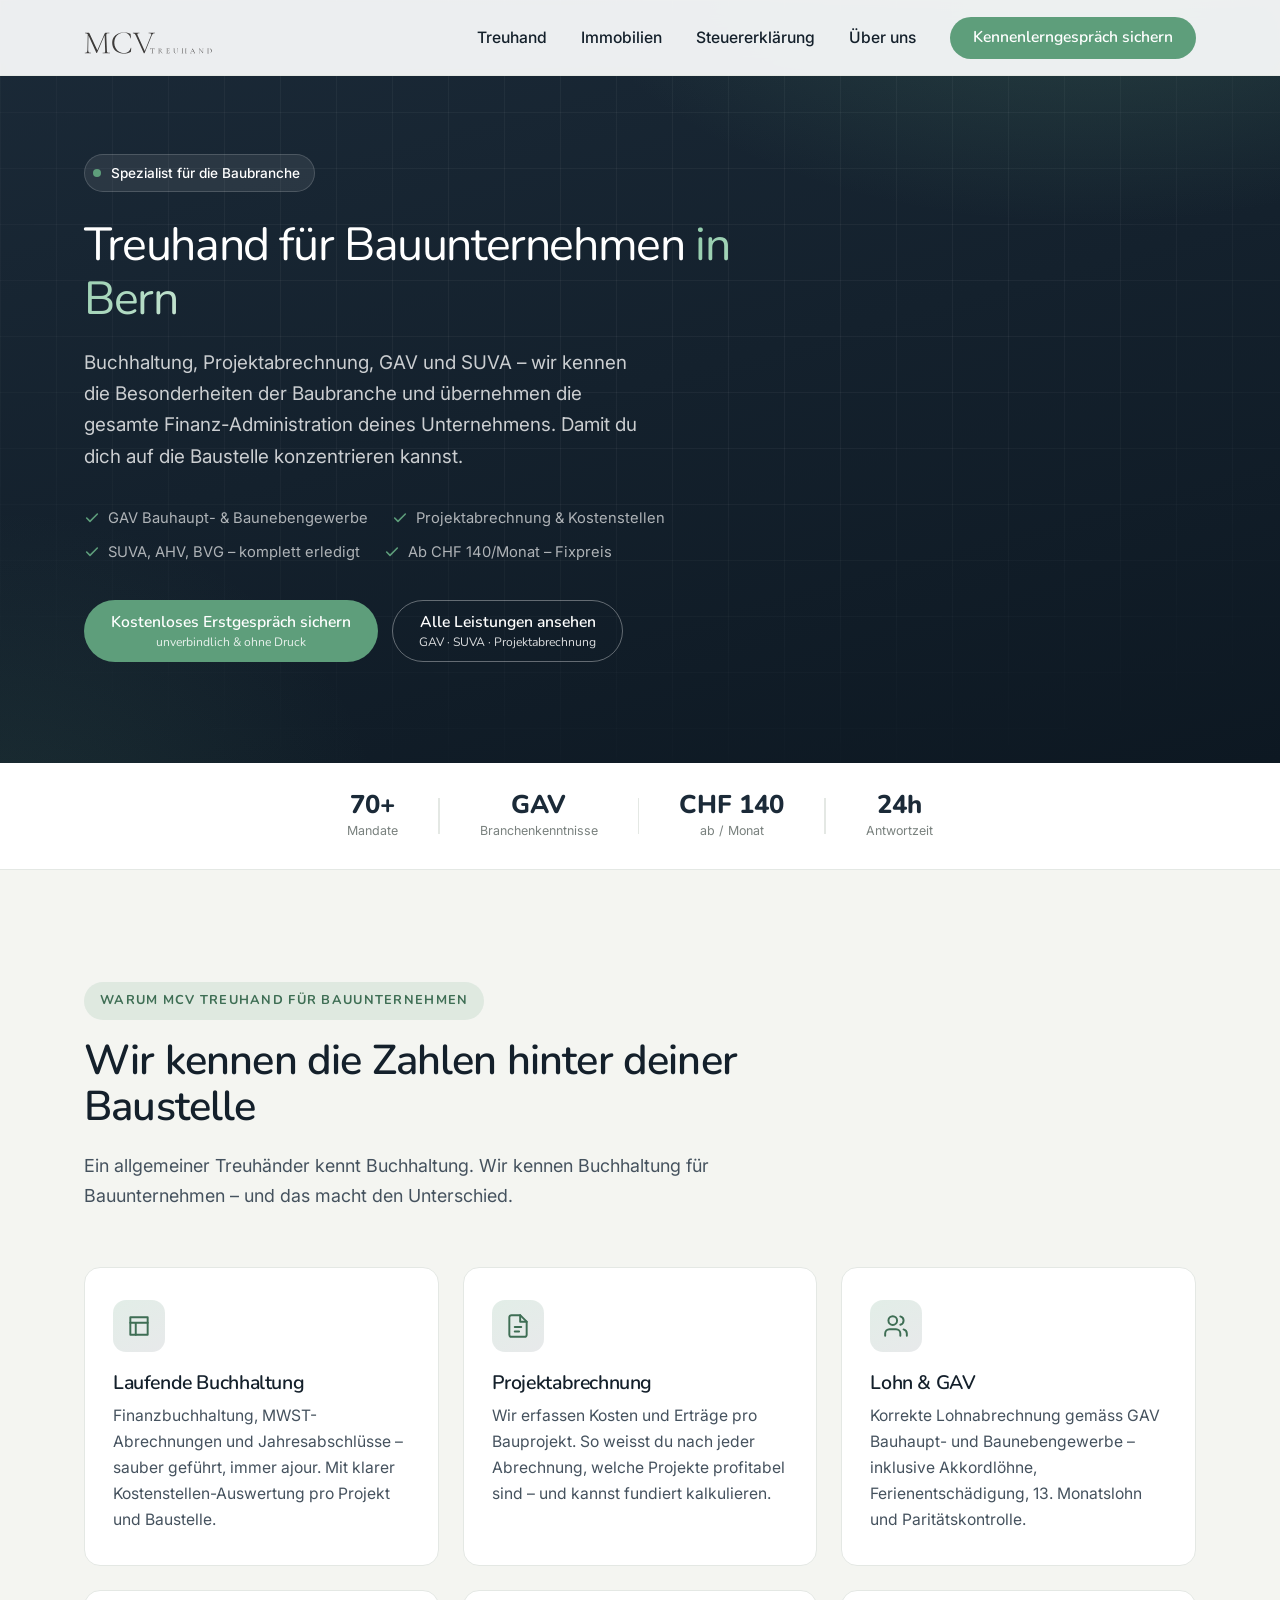
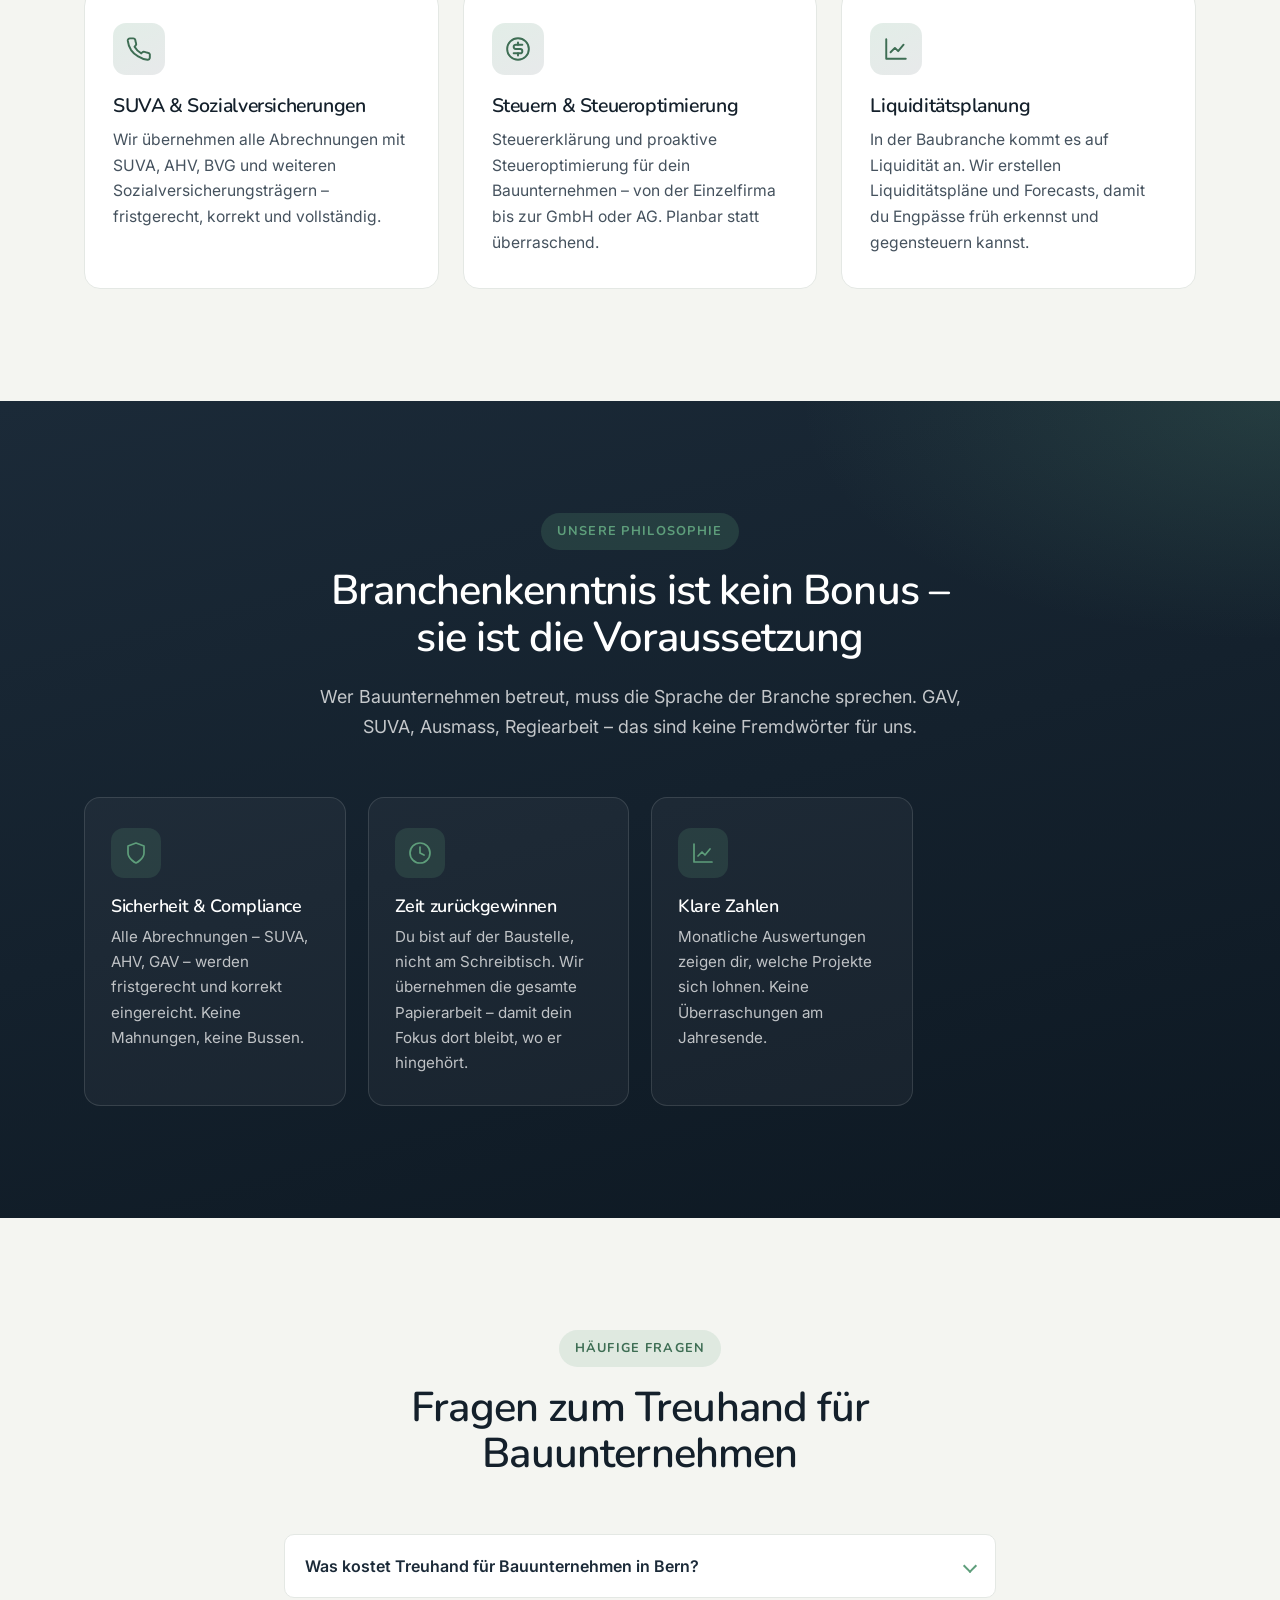
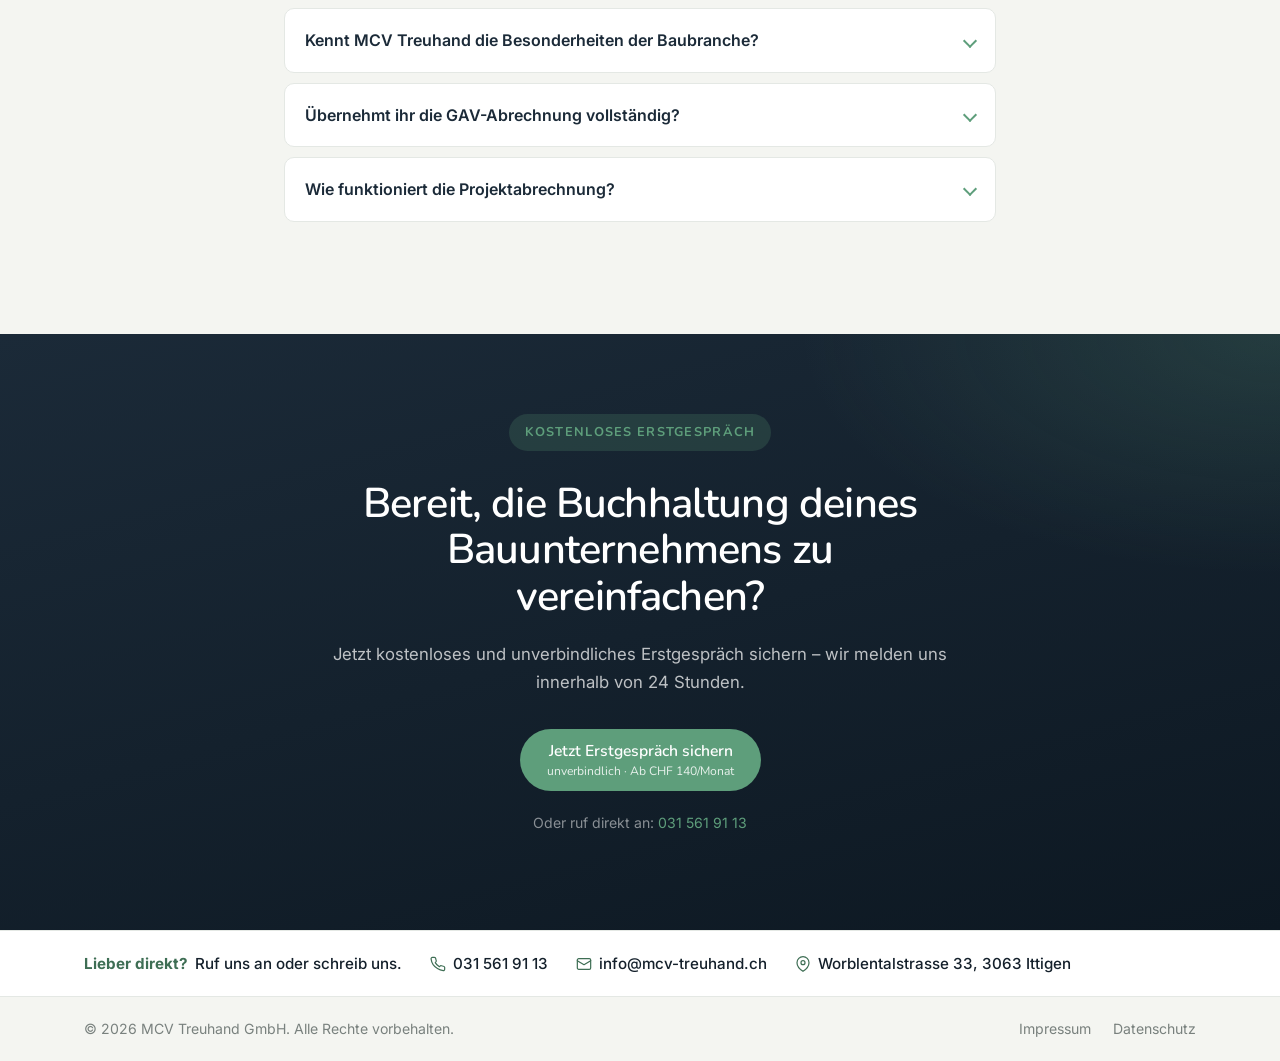
<file: bauunternehmen.html>
<!DOCTYPE html>
<html lang="de-CH">
<head>
  <meta charset="UTF-8">
  <meta name="viewport" content="width=device-width, initial-scale=1.0">
  <title>Treuhand für Bauunternehmen Bern | MCV Treuhand</title>
  <meta name="description" content="Treuhänder für Bauunternehmen in Bern: Buchhaltung, Projektabrechnung, GAV, SUVA & Lohn. Branchenkenntnis statt Standardlösung. Ab CHF 140/Monat – jetzt Erstgespräch sichern.">
  <meta name="robots" content="index, follow, max-image-preview:large, max-snippet:-1, max-video-preview:-1">
  <link rel="sitemap" type="application/xml" href="/sitemap.xml">
  <meta name="theme-color" content="#1B2A38">
  <meta name="facebook-domain-verification" content="7smv2745a6m0tdqdzve35k7lei5ba5">
  <link rel="canonical" href="https://mcv-treuhand.ch/bauunternehmen.html">

  <!-- Open Graph -->
  <meta property="og:type" content="website">
  <meta property="og:locale" content="de_CH">
  <meta property="og:site_name" content="MCV Treuhand">
  <meta property="og:title" content="Treuhand für Bauunternehmen Bern | MCV Treuhand">
  <meta property="og:description" content="Treuhänder für Bauunternehmen in Bern: Buchhaltung, Projektabrechnung, GAV, SUVA & Lohn. Branchenkenntnis statt Standardlösung.">
  <meta property="og:url" content="https://mcv-treuhand.ch/bauunternehmen.html">
  <meta property="og:image" content="https://mcv-treuhand.ch/assets/og-preview.jpg">
  <meta property="og:image:width" content="1200">
  <meta property="og:image:height" content="630">

  <!-- Twitter Card -->
  <meta name="twitter:card" content="summary_large_image">
  <meta name="twitter:title" content="Treuhand für Bauunternehmen Bern | MCV Treuhand">
  <meta name="twitter:description" content="Buchhaltung, Projektabrechnung, GAV & SUVA für Bauunternehmen in Bern. Ab CHF 140/Monat.">
  <meta name="twitter:image" content="https://mcv-treuhand.ch/assets/og-preview.jpg">

  <!-- Schema.org -->
  <script type="application/ld+json">
  {
    "@context": "https://schema.org",
    "@type": "Service",
    "name": "Treuhand für Bauunternehmen Bern",
    "description": "Spezialisierte Treuhand-Dienstleistungen für Bauunternehmen in Bern: Buchhaltung, Projektabrechnung, GAV, SUVA und Lohnbuchhaltung.",
    "url": "https://mcv-treuhand.ch/bauunternehmen.html",
    "serviceType": ["Buchhaltung Bauunternehmen", "GAV Abrechnung", "SUVA Abrechnung", "Projektabrechnung"],
    "provider": {
      "@type": "LocalBusiness",
      "@id": "https://mcv-treuhand.ch/#organization",
      "name": "MCV Treuhand GmbH",
      "telephone": "+41315619113",
      "email": "info@mcv-treuhand.ch",
      "address": {
        "@type": "PostalAddress",
        "streetAddress": "Worblentalstrasse 33",
        "addressLocality": "Ittigen",
        "postalCode": "3063",
        "addressRegion": "BE",
        "addressCountry": "CH"
      }
    },
    "areaServed": [{"@type": "City", "name": "Bern"}, {"@type": "State", "name": "Kanton Bern"}]
  }
  </script>

  <script type="application/ld+json">
  {
    "@context": "https://schema.org",
    "@type": "BreadcrumbList",
    "itemListElement": [
      {"@type": "ListItem", "position": 1, "name": "Startseite", "item": "https://mcv-treuhand.ch/"},
      {"@type": "ListItem", "position": 2, "name": "Treuhand für Bauunternehmen", "item": "https://mcv-treuhand.ch/bauunternehmen.html"}
    ]
  }
  </script>

  <script type="application/ld+json">
  {
    "@context": "https://schema.org",
    "@type": "FAQPage",
    "mainEntity": [
      {
        "@type": "Question",
        "name": "Was kostet Treuhand für Bauunternehmen in Bern?",
        "acceptedAnswer": {
          "@type": "Answer",
          "text": "Unsere Treuhand-Pakete für Bauunternehmen starten ab CHF 140 pro Monat. Der Preis richtet sich nach Mitarbeiteranzahl, Projektvolumen und gewünschtem Leistungsumfang. Im kostenlosen Erstgespräch erhalten Sie ein transparentes Fixpreisangebot."
        }
      },
      {
        "@type": "Question",
        "name": "Kennt MCV Treuhand die Besonderheiten der Bau-Branche?",
        "acceptedAnswer": {
          "@type": "Answer",
          "text": "Ja. MCV Treuhand betreut zahlreiche Bauunternehmen und kennt die branchenspezifischen Anforderungen: GAV Bauhaupt- und Baunebengewerbe, SUVA-Abrechnungen, Projektabrechnung, Akkordlöhne und die besonderen MWST-Regelungen im Baubereich."
        }
      },
      {
        "@type": "Question",
        "name": "Übernimmt MCV Treuhand die GAV-Abrechnung für Bauunternehmen?",
        "acceptedAnswer": {
          "@type": "Answer",
          "text": "Ja. Wir übernehmen die gesamte Lohnbuchhaltung inklusive GAV-konformer Abrechnung, Ferienentschädigungen, 13. Monatslohn sowie die Abrechnung mit SUVA, AHV und anderen Sozialversicherungen."
        }
      },
      {
        "@type": "Question",
        "name": "Wie funktioniert die Projektabrechnung im Baubereich?",
        "acceptedAnswer": {
          "@type": "Answer",
          "text": "Wir führen projektbezogene Buchhaltung mit klarer Kostenstellen-Erfassung pro Bauprojekt. So sehen Sie jederzeit, welches Projekt profitabel ist und wo Kosten entstehen – die Basis für fundierte unternehmerische Entscheidungen."
        }
      }
    ]
  }
  </script>

  <!-- Favicon -->
  <link rel="icon" href="data:image/svg+xml,%3Csvg xmlns='http://www.w3.org/2000/svg' viewBox='0 0 64 64'%3E%3Crect width='64' height='64' rx='16' fill='%231B2A38'/%3E%3Ctext x='50%25' y='54%25' font-family='Arial,Helvetica,sans-serif' font-size='26' font-weight='700' fill='%235E9E7B' text-anchor='middle' dominant-baseline='middle'%3EM%3C/text%3E%3C/svg%3E">

  <!-- Fonts -->
  <link rel="preconnect" href="https://fonts.googleapis.com">
  <link rel="preconnect" href="https://fonts.gstatic.com" crossorigin>
  <link href="https://fonts.googleapis.com/css2?family=Inter:wght@400;500;600;700&family=Nunito:wght@500;600;700;800&display=swap" rel="stylesheet">
  <link rel="stylesheet" href="css/style.css">
  <style>
    /* ---- Hero ---- */
    .st-hero {
      position: relative;
      padding-top: calc(var(--nav-h) + 70px);
      padding-bottom: 100px;
      background:
        radial-gradient(900px 500px at 85% -10%, rgba(94,158,123,.28), transparent 60%),
        radial-gradient(700px 600px at 0% 110%, rgba(94,158,123,.12), transparent 55%),
        linear-gradient(165deg, var(--primary) 0%, var(--primary-900) 100%);
      color: rgba(255,255,255,.86);
      overflow: hidden;
    }
    .st-hero::before {
      content: "";
      position: absolute; inset: 0;
      background-image:
        linear-gradient(rgba(255,255,255,.045) 1px, transparent 1px),
        linear-gradient(90deg, rgba(255,255,255,.045) 1px, transparent 1px);
      background-size: 56px 56px;
      mask-image: radial-gradient(80% 80% at 50% 30%, #000 40%, transparent 100%);
      -webkit-mask-image: radial-gradient(80% 80% at 50% 30%, #000 40%, transparent 100%);
      pointer-events: none;
    }
    .st-hero__inner { position: relative; padding-top: 8px; }
    .st-hero__copy { max-width: 700px; }
    .st-hero__pill {
      display: inline-flex; align-items: center; gap: 10px;
      padding: 7px 14px 7px 8px;
      border-radius: var(--radius-pill);
      background: rgba(255,255,255,.08); border: 1px solid rgba(255,255,255,.16);
      font-size: .85rem; font-weight: 500; color: #fff;
      margin-bottom: 26px;
    }
    .st-hero__pill-dot {
      width: 8px; height: 8px; border-radius: 50%;
      background: var(--accent); flex: none;
    }
    .st-hero h1 {
      font-family: var(--font-head); font-size: clamp(2.1rem, 4vw, 2.9rem);
      font-weight: 400; line-height: 1.15; letter-spacing: -.03em;
      color: #fff; margin: 0 0 22px;
    }
    .st-hero h1 .hl {
      background: linear-gradient(120deg, #8FCBA9, #C6E4D2);
      -webkit-background-clip: text; background-clip: text; color: transparent;
    }
    .st-hero__sub {
      font-size: 1.18rem; max-width: 560px;
      color: rgba(255,255,255,.78); margin-bottom: 34px; line-height: 1.65;
    }
    .st-hero__trust {
      display: flex; flex-wrap: wrap; gap: 10px 24px;
      font-size: .92rem; color: rgba(255,255,255,.66); list-style: none;
      padding: 0; margin: 0 0 36px;
    }
    .st-hero__trust li { display: flex; align-items: center; gap: 8px; }
    .st-hero__trust li svg { width: 16px; height: 16px; color: var(--accent); flex: none; }
    .st-hero__actions { display: flex; flex-wrap: wrap; gap: 14px; }

    /* ---- Stats strip ---- */
    .bau-stats { background: var(--bg); border-bottom: 1.5px solid var(--line); padding: 20px 0; }
    .bau-stats__inner { display: flex; align-items: center; justify-content: center; flex-wrap: wrap; }
    .bau-stat { display: flex; flex-direction: column; align-items: center; padding: 8px 40px; }
    .bau-stat__num { font-family: var(--font-head); font-size: 1.6rem; font-weight: 800; color: var(--primary); line-height: 1.1; }
    .bau-stat__lbl { font-size: .78rem; color: var(--ink-3); margin-top: 2px; }
    .bau-stat-div { width: 1.5px; height: 36px; background: var(--line); flex-shrink: 0; }

    h1, h2, h3, h4 { overflow-wrap: break-word; }

    @media (max-width: 520px) {
      .st-hero { padding-bottom: 64px; }
      .bau-stat { padding: 8px 20px; }
    }
  </style>

  <!-- Microsoft Clarity -->
  <script type="text/javascript">
    (function(c,l,a,r,i,t,y){
        c[a]=c[a]||function(){(c[a].q=c[a].q||[]).push(arguments)};
        t=l.createElement(r);t.async=1;t.src="https://www.clarity.ms/tag/"+i;
        y=l.getElementsByTagName(r)[0];y.parentNode.insertBefore(t,y);
    })(window, document, "clarity", "script", "x3bj5l7kkg");
  </script>

  <!-- Google Analytics -->
  <script async src="https://www.googletagmanager.com/gtag/js?id=G-KXM7CEQTQJ"></script>
  <script>
    window.dataLayer = window.dataLayer || [];
    function gtag(){dataLayer.push(arguments);}
    gtag('js', new Date());
    gtag('config', 'G-KXM7CEQTQJ');
  </script>

  <!-- Meta Pixel -->
  <script>
    !function(f,b,e,v,n,t,s)
    {if(f.fbq)return;n=f.fbq=function(){n.callMethod?
    n.callMethod.apply(n,arguments):n.queue.push(arguments)};
    if(!f._fbq)f._fbq=n;n.push=n;n.loaded=!0;n.version='2.0';
    n.queue=[];t=b.createElement(e);t.async=!0;
    t.src=v;s=b.getElementsByTagName(e)[0];
    s.parentNode.insertBefore(t,s)}(window, document,'script',
    'https://connect.facebook.net/en_US/fbevents.js');
    fbq('init', '2583743615428941');
    fbq('track', 'PageView');
  </script>
</head>
<body>

  <header class="nav nav--solid" id="nav">
    <div class="nav__inner">
      <a href="index.html" class="logo" aria-label="MCV Treuhand Startseite">
        <img src="assets/logo.svg" class="logo__img" alt="MCV Treuhand" width="142" height="44">
      </a>
      <nav aria-label="Hauptnavigation">
        <ul class="nav__menu" id="navMenu">
          <li><a class="nav__link nav__link--active" href="index.html">Treuhand</a></li>
          <li><a class="nav__link" href="immobilien.html">Immobilien</a></li>
          <li><a class="nav__link" href="steuern.html">Steuererklärung</a></li>
          <li><a class="nav__link" href="ueber-uns.html">Über uns</a></li>
          <li><a class="btn btn--primary nav__cta" href="index.html#kontakt">Kennenlerngespräch sichern</a></li>
        </ul>
      </nav>
      <button class="nav__toggle" id="navToggle" aria-label="Menü öffnen" aria-expanded="false" aria-controls="navMenu">
        <span></span>
      </button>
    </div>
  </header>

  <main>

    <!-- Hero -->
    <section class="st-hero">
      <div class="st-hero__bg"></div>
      <div class="container st-hero__inner">
        <div class="st-hero__copy">
          <span class="st-hero__pill"><span class="st-hero__pill-dot"></span> Spezialist für die Baubranche</span>
          <h1>Treuhand für Bauunternehmen <span class="hl">in Bern</span></h1>
          <p class="st-hero__sub">Buchhaltung, Projektabrechnung, GAV und SUVA – wir kennen die Besonderheiten der Baubranche und übernehmen die gesamte Finanz-Administration deines Unternehmens. Damit du dich auf die Baustelle konzentrieren kannst.</p>
          <ul class="st-hero__trust">
            <li>
              <svg viewBox="0 0 24 24" fill="none" stroke="currentColor" stroke-width="2.4" stroke-linecap="round" stroke-linejoin="round"><polyline points="20 6 9 17 4 12"/></svg>
              GAV Bauhaupt- &amp; Baunebengewerbe
            </li>
            <li>
              <svg viewBox="0 0 24 24" fill="none" stroke="currentColor" stroke-width="2.4" stroke-linecap="round" stroke-linejoin="round"><polyline points="20 6 9 17 4 12"/></svg>
              Projektabrechnung &amp; Kostenstellen
            </li>
            <li>
              <svg viewBox="0 0 24 24" fill="none" stroke="currentColor" stroke-width="2.4" stroke-linecap="round" stroke-linejoin="round"><polyline points="20 6 9 17 4 12"/></svg>
              SUVA, AHV, BVG – komplett erledigt
            </li>
            <li>
              <svg viewBox="0 0 24 24" fill="none" stroke="currentColor" stroke-width="2.4" stroke-linecap="round" stroke-linejoin="round"><polyline points="20 6 9 17 4 12"/></svg>
              Ab CHF 140/Monat – Fixpreis
            </li>
          </ul>
          <div class="st-hero__actions">
            <a href="index.html#kontakt" class="btn btn--primary btn--stack">
              Kostenloses Erstgespräch sichern
              <small>unverbindlich &amp; ohne Druck</small>
            </a>
            <a href="#leistungen" class="btn btn--ghost btn--stack">
              Alle Leistungen ansehen
              <small>GAV · SUVA · Projektabrechnung</small>
            </a>
          </div>
        </div>
      </div>
    </section>

    <!-- Stats strip -->
    <div class="bau-stats">
      <div class="container">
        <div class="bau-stats__inner">
          <div class="bau-stat"><span class="bau-stat__num">70+</span><span class="bau-stat__lbl">Mandate</span></div>
          <div class="bau-stat-div"></div>
          <div class="bau-stat"><span class="bau-stat__num">GAV</span><span class="bau-stat__lbl">Branchenkenntnisse</span></div>
          <div class="bau-stat-div"></div>
          <div class="bau-stat"><span class="bau-stat__num">CHF 140</span><span class="bau-stat__lbl">ab / Monat</span></div>
          <div class="bau-stat-div"></div>
          <div class="bau-stat"><span class="bau-stat__num">24h</span><span class="bau-stat__lbl">Antwortzeit</span></div>
        </div>
      </div>
    </div>

    <!-- Branchenkenntnis -->
    <section class="section section--soft" id="leistungen">
      <div class="container">
        <div class="section-head reveal">
          <span class="eyebrow">Warum MCV Treuhand für Bauunternehmen</span>
          <h2>Wir kennen die Zahlen hinter deiner Baustelle</h2>
          <p class="lead">Ein allgemeiner Treuhänder kennt Buchhaltung. Wir kennen Buchhaltung für Bauunternehmen – und das macht den Unterschied.</p>
        </div>

        <div class="services-grid">
          <article class="service reveal" data-delay="1">
            <div class="service__icon" aria-hidden="true">
              <svg viewBox="0 0 24 24" fill="none" stroke="currentColor" stroke-width="1.8" stroke-linecap="round" stroke-linejoin="round"><path d="M4 4h16v16H4z"/><path d="M4 9h16M9 9v11"/></svg>
            </div>
            <h3>Laufende Buchhaltung</h3>
            <p>Finanzbuchhaltung, MWST-Abrechnungen und Jahresabschlüsse – sauber geführt, immer ajour. Mit klarer Kostenstellen-Auswertung pro Projekt und Baustelle.</p>
          </article>

          <article class="service reveal" data-delay="2">
            <div class="service__icon" aria-hidden="true">
              <svg viewBox="0 0 24 24" fill="none" stroke="currentColor" stroke-width="1.8" stroke-linecap="round" stroke-linejoin="round"><path d="M14 2H6a2 2 0 0 0-2 2v16a2 2 0 0 0 2 2h12a2 2 0 0 0 2-2V8z"/><path d="M14 2v6h6M9 13h6M9 17h4"/></svg>
            </div>
            <h3>Projektabrechnung</h3>
            <p>Wir erfassen Kosten und Erträge pro Bauprojekt. So weisst du nach jeder Abrechnung, welche Projekte profitabel sind – und kannst fundiert kalkulieren.</p>
          </article>

          <article class="service reveal" data-delay="3">
            <div class="service__icon" aria-hidden="true">
              <svg viewBox="0 0 24 24" fill="none" stroke="currentColor" stroke-width="1.8" stroke-linecap="round" stroke-linejoin="round"><path d="M16 21v-2a4 4 0 0 0-4-4H6a4 4 0 0 0-4 4v2"/><circle cx="9" cy="7" r="4"/><path d="M22 21v-2a4 4 0 0 0-3-3.87M16 3.13a4 4 0 0 1 0 7.75"/></svg>
            </div>
            <h3>Lohn &amp; GAV</h3>
            <p>Korrekte Lohnabrechnung gemäss GAV Bauhaupt- und Baunebengewerbe – inklusive Akkordlöhne, Ferienentschädigung, 13. Monatslohn und Paritätskontrolle.</p>
          </article>

          <article class="service reveal" data-delay="1">
            <div class="service__icon" aria-hidden="true">
              <svg viewBox="0 0 24 24" fill="none" stroke="currentColor" stroke-width="1.8" stroke-linecap="round" stroke-linejoin="round"><path d="M22 16.92v3a2 2 0 0 1-2.18 2 19.79 19.79 0 0 1-8.63-3.07A19.5 19.5 0 0 1 4.69 13a19.79 19.79 0 0 1-3.07-8.67A2 2 0 0 1 3.6 2.18h3a2 2 0 0 1 2 1.72c.127.96.361 1.903.7 2.81a2 2 0 0 1-.45 2.11L7.91 9.91a16 16 0 0 0 6.18 6.18l.95-.95a2 2 0 0 1 2.11-.45c.907.339 1.85.573 2.81.7A2 2 0 0 1 22 17z"/></svg>
            </div>
            <h3>SUVA &amp; Sozialversicherungen</h3>
            <p>Wir übernehmen alle Abrechnungen mit SUVA, AHV, BVG und weiteren Sozialversicherungsträgern – fristgerecht, korrekt und vollständig.</p>
          </article>

          <article class="service reveal" data-delay="2">
            <div class="service__icon" aria-hidden="true">
              <svg viewBox="0 0 24 24" fill="none" stroke="currentColor" stroke-width="1.8" stroke-linecap="round" stroke-linejoin="round"><circle cx="12" cy="12" r="10"/><path d="M16 8h-6a2 2 0 1 0 0 4h4a2 2 0 1 1 0 4H8"/><line x1="12" y1="6" x2="12" y2="8"/><line x1="12" y1="16" x2="12" y2="18"/></svg>
            </div>
            <h3>Steuern &amp; Steueroptimierung</h3>
            <p>Steuererklärung und proaktive Steueroptimierung für dein Bauunternehmen – von der Einzelfirma bis zur GmbH oder AG. Planbar statt überraschend.</p>
          </article>

          <article class="service reveal" data-delay="3">
            <div class="service__icon" aria-hidden="true">
              <svg viewBox="0 0 24 24" fill="none" stroke="currentColor" stroke-width="1.8" stroke-linecap="round" stroke-linejoin="round"><path d="M3 3v18h18"/><path d="M7 15l4-4 3 3 5-6"/></svg>
            </div>
            <h3>Liquiditätsplanung</h3>
            <p>In der Baubranche kommt es auf Liquidität an. Wir erstellen Liquiditätspläne und Forecasts, damit du Engpässe früh erkennst und gegensteuern kannst.</p>
          </article>
        </div>
      </div>
    </section>

    <!-- Values / Dark section -->
    <section class="section section--dark">
      <div class="container">
        <div class="section-head center reveal" style="color:#fff">
          <span class="eyebrow" style="color:var(--accent)">Unsere Philosophie</span>
          <h2 style="color:#fff">Branchenkenntnis ist kein Bonus – sie ist die Voraussetzung</h2>
          <p class="lead" style="color:rgba(255,255,255,.75)">Wer Bauunternehmen betreut, muss die Sprache der Branche sprechen. GAV, SUVA, Ausmass, Regiearbeit – das sind keine Fremdwörter für uns.</p>
        </div>

        <div class="values-grid">
          <div class="value reveal" data-delay="1">
            <div class="value__icon" aria-hidden="true">
              <svg viewBox="0 0 24 24" fill="none" stroke="currentColor" stroke-width="1.7" stroke-linecap="round" stroke-linejoin="round"><path d="M12 22s8-4 8-10V5l-8-3-8 3v7c0 6 8 10 8 10z"/></svg>
            </div>
            <h3>Sicherheit &amp; Compliance</h3>
            <p>Alle Abrechnungen – SUVA, AHV, GAV – werden fristgerecht und korrekt eingereicht. Keine Mahnungen, keine Bussen.</p>
          </div>
          <div class="value reveal" data-delay="2">
            <div class="value__icon" aria-hidden="true">
              <svg viewBox="0 0 24 24" fill="none" stroke="currentColor" stroke-width="1.7" stroke-linecap="round" stroke-linejoin="round"><circle cx="12" cy="12" r="10"/><polyline points="12 6 12 12 16 14"/></svg>
            </div>
            <h3>Zeit zurückgewinnen</h3>
            <p>Du bist auf der Baustelle, nicht am Schreibtisch. Wir übernehmen die gesamte Papierarbeit – damit dein Fokus dort bleibt, wo er hingehört.</p>
          </div>
          <div class="value reveal" data-delay="3">
            <div class="value__icon" aria-hidden="true">
              <svg viewBox="0 0 24 24" fill="none" stroke="currentColor" stroke-width="1.7" stroke-linecap="round" stroke-linejoin="round"><path d="M3 3v18h18"/><path d="M7 15l4-4 3 3 5-6"/></svg>
            </div>
            <h3>Klare Zahlen</h3>
            <p>Monatliche Auswertungen zeigen dir, welche Projekte sich lohnen. Keine Überraschungen am Jahresende.</p>
          </div>
        </div>
      </div>
    </section>

    <!-- FAQ -->
    <section class="section section--soft">
      <div class="container" style="max-width:760px">
        <div class="section-head center reveal">
          <span class="eyebrow">Häufige Fragen</span>
          <h2>Fragen zum Treuhand für Bauunternehmen</h2>
        </div>

        <div class="faq-list reveal">
          <details class="faq-item">
            <summary>Was kostet Treuhand für Bauunternehmen in Bern?</summary>
            <p>Unsere Pakete starten ab CHF 140/Monat. Der Preis richtet sich nach Mitarbeiteranzahl, Projektvolumen und gewünschtem Leistungsumfang. Im kostenlosen Erstgespräch erhalten Sie ein transparentes Fixpreisangebot – keine Überraschungen.</p>
          </details>
          <details class="faq-item">
            <summary>Kennt MCV Treuhand die Besonderheiten der Baubranche?</summary>
            <p>Ja. Wir betreuen mehrere Bauunternehmen und kennen die branchenspezifischen Anforderungen: GAV Bauhaupt- und Baunebengewerbe, SUVA-Abrechnungen, Projektabrechnung mit Kostenstellen und die besonderen MWST-Regelungen im Baubereich.</p>
          </details>
          <details class="faq-item">
            <summary>Übernehmt ihr die GAV-Abrechnung vollständig?</summary>
            <p>Ja. Wir übernehmen die gesamte Lohnbuchhaltung inklusive GAV-konformer Abrechnung, Ferienentschädigungen, 13. Monatslohn sowie alle Abrechnungen mit SUVA, AHV, BVG und weiteren Sozialversicherungsträgern.</p>
          </details>
          <details class="faq-item">
            <summary>Wie funktioniert die Projektabrechnung?</summary>
            <p>Wir führen projektbezogene Buchhaltung mit klarer Kostenstellen-Erfassung pro Bauprojekt. So sehen Sie jederzeit, welches Projekt profitabel ist und wo Kosten entstehen – die Basis für fundierte Kalkulation und Entscheidungen.</p>
          </details>
        </div>
      </div>
    </section>

    <!-- CTA -->
    <section class="section section--dark" style="padding-block:80px">
      <div class="container" style="text-align:center;max-width:680px">
        <span class="eyebrow" style="color:var(--accent)">Kostenloses Erstgespräch</span>
        <h2 style="color:#fff;margin-top:12px">Bereit, die Buchhaltung deines Bauunternehmens zu vereinfachen?</h2>
        <p style="color:rgba(255,255,255,.72);margin:16px 0 32px;font-size:1.05rem">Jetzt kostenloses und unverbindliches Erstgespräch sichern – wir melden uns innerhalb von 24 Stunden.</p>
        <a href="index.html#kontakt" class="btn btn--primary btn--stack">
          Jetzt Erstgespräch sichern
          <small>unverbindlich · Ab CHF 140/Monat</small>
        </a>
        <p style="margin-top:20px;color:rgba(255,255,255,.5);font-size:.88rem">
          Oder ruf direkt an: <a href="tel:+41315619113" style="color:var(--accent)">031 561 91 13</a>
        </p>
      </div>
    </section>

  </main>

  <footer>
    <div class="contact-bar">
      <div class="container contact-bar__inner">
        <span class="contact-bar__lead"><strong>Lieber direkt?</strong> Ruf uns an oder schreib uns.</span>
        <a href="tel:+41315619113">
          <svg viewBox="0 0 24 24" fill="none" stroke="currentColor" stroke-width="1.8" stroke-linecap="round" stroke-linejoin="round"><path d="M22 16.92v3a2 2 0 0 1-2.18 2 19.79 19.79 0 0 1-8.63-3.07A19.5 19.5 0 0 1 4.69 13a19.79 19.79 0 0 1-3.07-8.67A2 2 0 0 1 3.6 2.18h3a2 2 0 0 1 2 1.72 12.84 12.84 0 0 0 .7 2.81 2 2 0 0 1-.45 2.11L7.91 9.91a16 16 0 0 0 6.18 6.18l.95-.95a2 2 0 0 1 2.11-.45 12.84 12.84 0 0 0 2.81.7A2 2 0 0 1 22 17z"/></svg>
          031 561 91 13
        </a>
        <a href="mailto:info@mcv-treuhand.ch">
          <svg viewBox="0 0 24 24" fill="none" stroke="currentColor" stroke-width="1.8" stroke-linecap="round" stroke-linejoin="round"><rect x="2" y="4" width="20" height="16" rx="2"/><path d="m22 7-10 6L2 7"/></svg>
          info@mcv-treuhand.ch
        </a>
        <span>
          <svg viewBox="0 0 24 24" fill="none" stroke="currentColor" stroke-width="1.8" stroke-linecap="round" stroke-linejoin="round"><path d="M21 10c0 7-9 13-9 13s-9-6-9-13a9 9 0 0 1 18 0z"/><circle cx="12" cy="10" r="3"/></svg>
          Worblentalstrasse 33, 3063 Ittigen
        </span>
      </div>
    </div>
    <div class="footer-min">
      <div class="container footer-min__inner">
        <span>&copy; <span id="year">2026</span> MCV Treuhand GmbH. Alle Rechte vorbehalten.</span>
        <nav aria-label="Rechtliches">
          <a href="impressum.html">Impressum</a>
          <a href="datenschutz.html">Datenschutz</a>
        </nav>
      </div>
    </div>
  </footer>

  <script src="js/main.js"></script>
  <script>document.getElementById('year').textContent = new Date().getFullYear();</script>
</body>
</html>
</file>
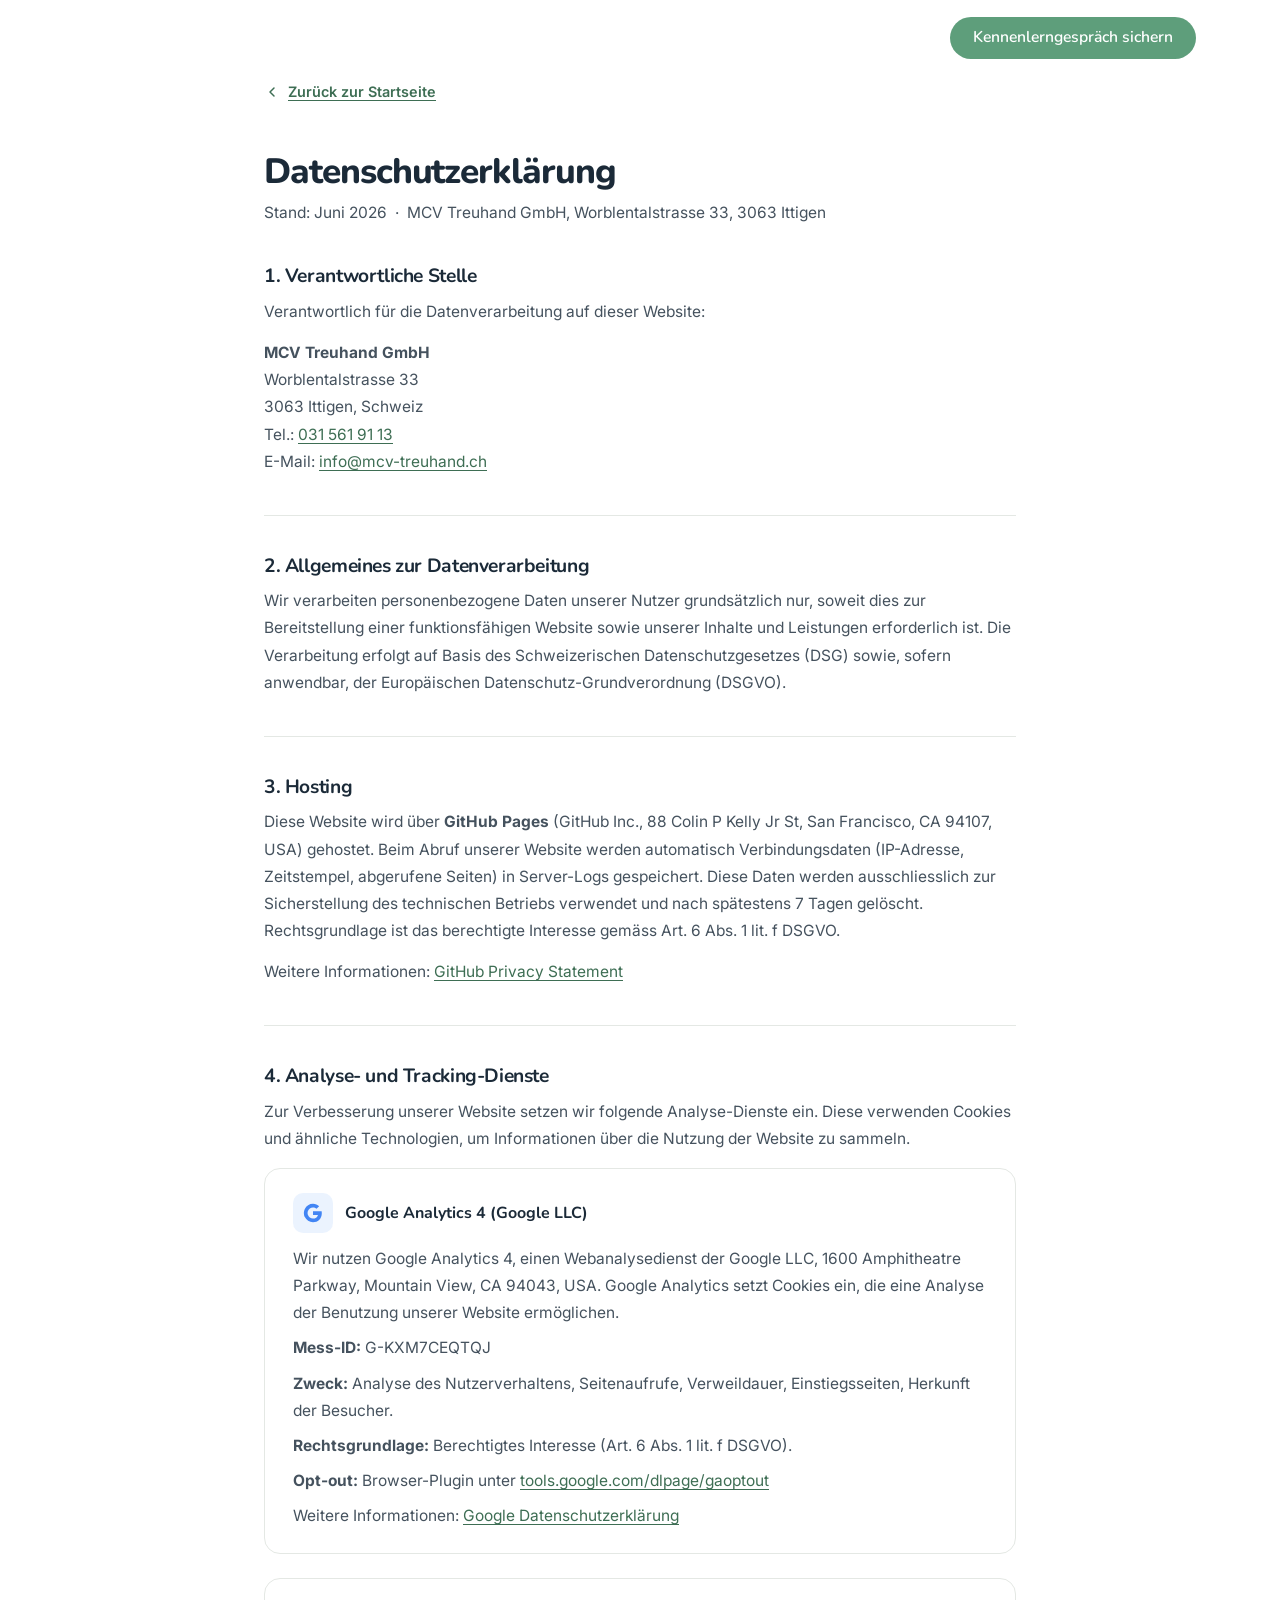
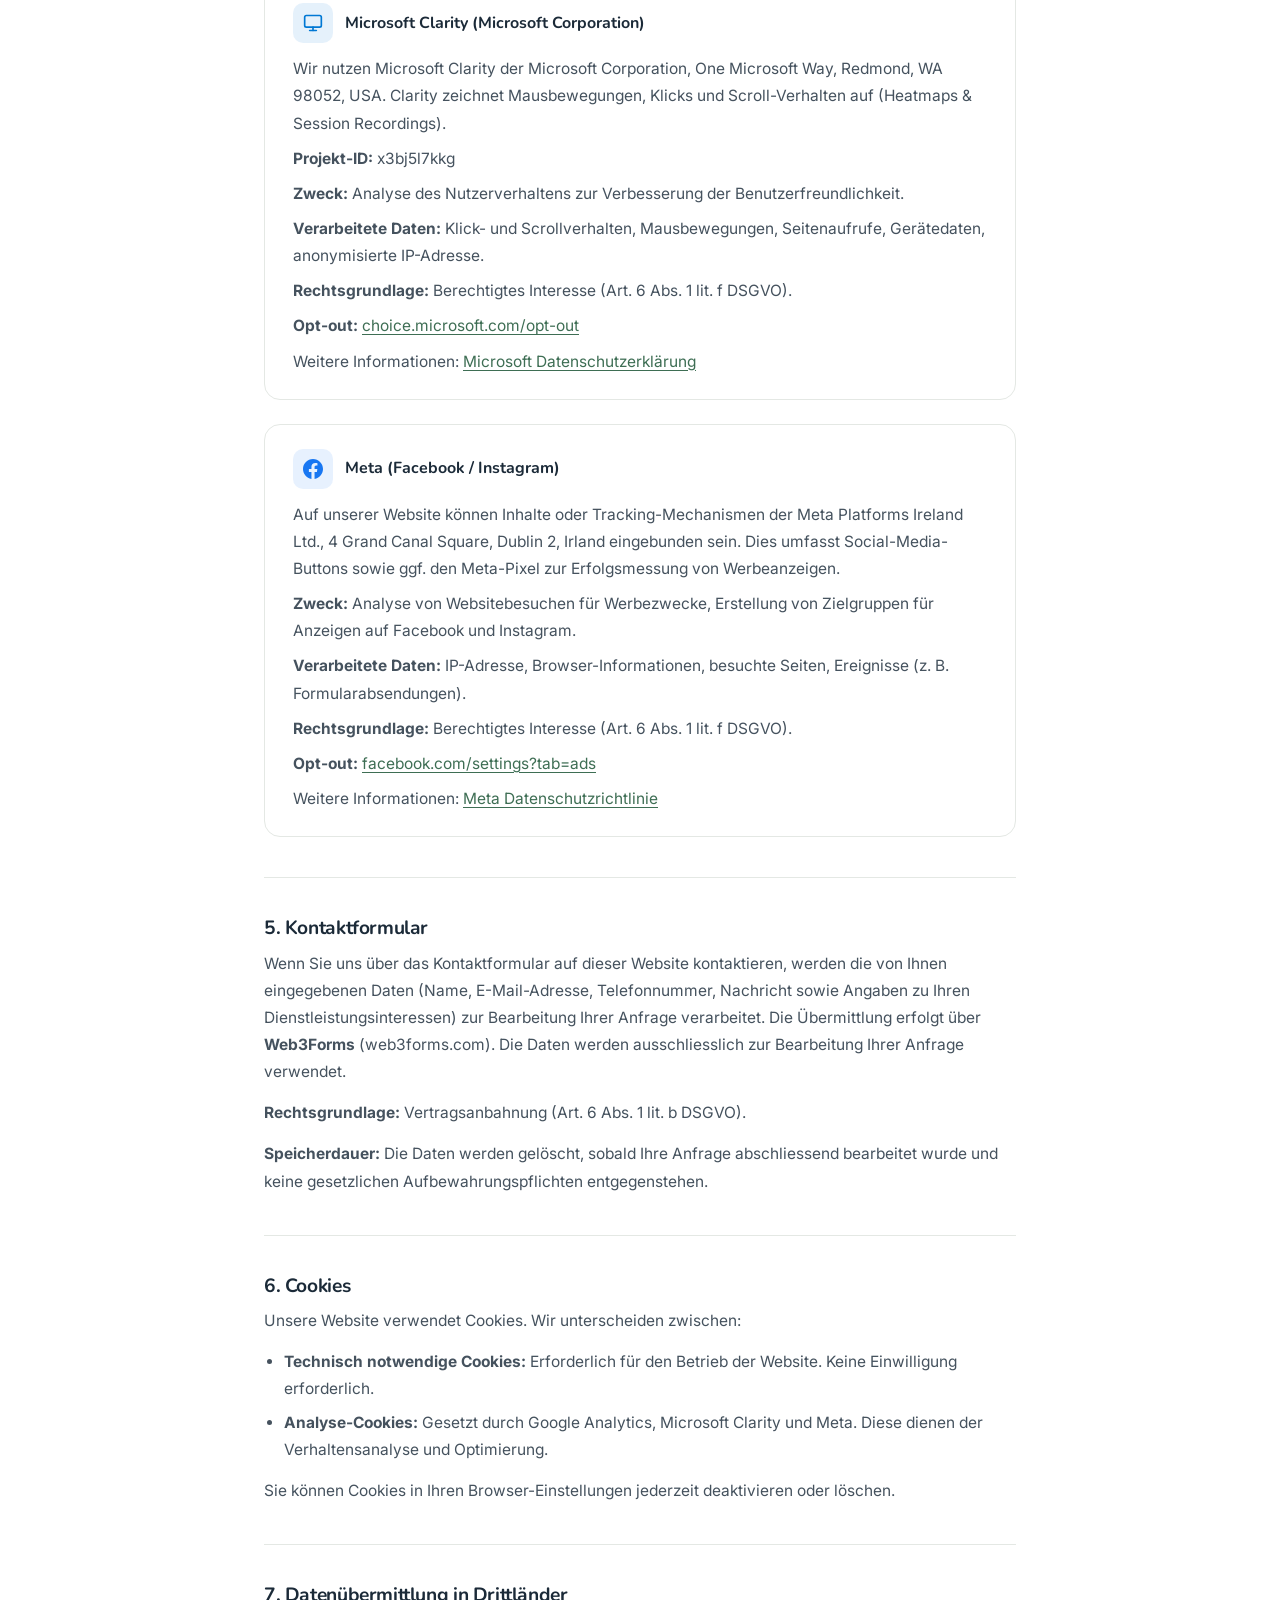
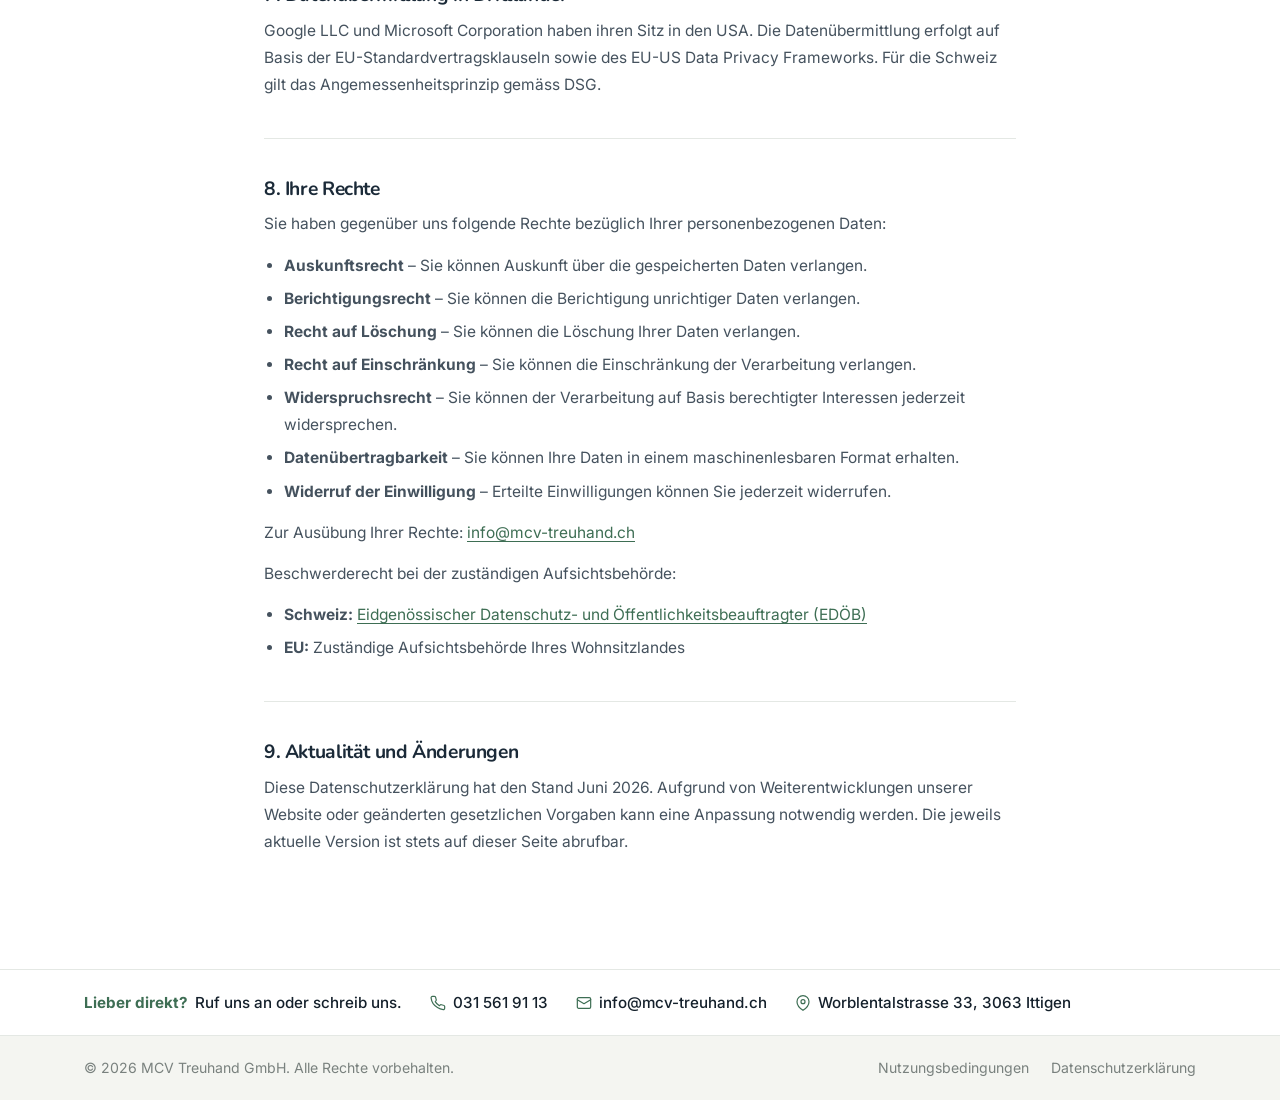
<file: datenschutz.html>
<!DOCTYPE html>
<html lang="de-CH">
<head>
  <meta charset="UTF-8">
  <meta name="viewport" content="width=device-width, initial-scale=1.0">
  <title>Datenschutzerklärung – MCV Treuhand</title>
  <meta name="description" content="Datenschutzerklärung von MCV Treuhand GmbH. Informationen zur Verarbeitung Ihrer personenbezogenen Daten.">
  <meta name="robots" content="noindex, follow">
  <meta name="facebook-domain-verification" content="7smv2745a6m0tdqdzve35k7lei5ba5">
  <meta name="theme-color" content="#1B2A38">

  <!-- Favicon -->
  <link rel="icon" href="data:image/svg+xml,%3Csvg xmlns='http://www.w3.org/2000/svg' viewBox='0 0 64 64'%3E%3Crect width='64' height='64' rx='16' fill='%231B2A38'/%3E%3Ctext x='50%25' y='54%25' font-family='Arial,Helvetica,sans-serif' font-size='26' font-weight='700' fill='%235E9E7B' text-anchor='middle' dominant-baseline='middle'%3EM%3C/text%3E%3C/svg%3E">

  <!-- Fonts -->
  <link rel="preconnect" href="https://fonts.googleapis.com">
  <link rel="preconnect" href="https://fonts.gstatic.com" crossorigin>
  <link href="https://fonts.googleapis.com/css2?family=Inter:wght@400;500;600;700&family=Nunito:wght@500;600;700;800&display=swap" rel="stylesheet">

  <link rel="stylesheet" href="css/style.css">

  <!-- Microsoft Clarity -->
  <script type="text/javascript">
    (function(c,l,a,r,i,t,y){
        c[a]=c[a]||function(){(c[a].q=c[a].q||[]).push(arguments)};
        t=l.createElement(r);t.async=1;t.src="https://www.clarity.ms/tag/"+i;
        y=l.getElementsByTagName(r)[0];y.parentNode.insertBefore(t,y);
    })(window, document, "clarity", "script", "x3bj5l7kkg");
  </script>

  <!-- Google Analytics -->
  <script async src="https://www.googletagmanager.com/gtag/js?id=G-KXM7CEQTQJ"></script>
  <script>
    window.dataLayer = window.dataLayer || [];
    function gtag(){dataLayer.push(arguments);}
    gtag('js', new Date());
    gtag('config', 'G-KXM7CEQTQJ');
  </script>

  <!-- Meta Pixel -->
  <script>
    !function(f,b,e,v,n,t,s)
    {if(f.fbq)return;n=f.fbq=function(){n.callMethod?
    n.callMethod.apply(n,arguments):n.queue.push(arguments)};
    if(!f._fbq)f._fbq=n;n.push=n;n.loaded=!0;n.version='2.0';
    n.queue=[];t=b.createElement(e);t.async=!0;
    t.src=v;s=b.getElementsByTagName(e)[0];
    s.parentNode.insertBefore(t,s)}(window, document,'script',
    'https://connect.facebook.net/en_US/fbevents.js');
    fbq('init', '2583743615428941');
    fbq('track', 'PageView');
  </script>
  <noscript><img height="1" width="1" style="display:none" src="https://www.facebook.com/tr?id=2583743615428941&ev=PageView&noscript=1"/></noscript>

  <style>
    .legal { max-width: 800px; margin: 0 auto; padding: 80px 24px 100px; }
    .legal__back { display: inline-flex; align-items: center; gap: 8px; color: var(--accent-700); font-weight: 600; font-size: .9rem; text-decoration: none; margin-bottom: 48px; }
    .legal__back:hover { text-decoration: underline; }
    .legal__back svg { width: 16px; height: 16px; }
    .legal h1 { font-family: var(--font-head); font-size: 2.2rem; font-weight: 800; color: var(--primary); letter-spacing: -.03em; margin: 0 0 8px; }
    .legal__meta { color: var(--ink-3, var(--ink-2)); font-size: .9rem; margin: 0 0 48px; }
    .legal h2 { font-family: var(--font-head); font-size: 1.2rem; font-weight: 700; color: var(--primary); margin: 40px 0 10px; }
    .legal p { color: var(--ink-2); line-height: 1.75; margin: 0 0 14px; font-size: .97rem; }
    .legal ul { color: var(--ink-2); line-height: 1.75; margin: 0 0 14px; padding-left: 20px; font-size: .97rem; }
    .legal ul li { margin-bottom: 6px; }
    .legal a { color: var(--accent-700); }
    .legal a:hover { text-decoration: underline; }
    .legal__divider { border: none; border-top: 1px solid var(--line); margin: 40px 0; }
    .legal__card { background: var(--bg); border: 1px solid var(--line); border-radius: var(--radius); padding: 24px 28px; margin: 16px 0 24px; }
    .legal__card-head { display: flex; align-items: center; gap: 12px; margin-bottom: 12px; }
    .legal__card-ico { width: 40px; height: 40px; border-radius: 10px; display: grid; place-items: center; flex: none; }
    .legal__card-ico svg { width: 20px; height: 20px; }
    .legal__card-title { font-family: var(--font-head); font-weight: 700; font-size: 1rem; color: var(--primary); }
    .legal__card p { margin-bottom: 8px; }
    .legal__card p:last-child { margin-bottom: 0; }
  </style>
</head>
<body>

  <!-- Navigation -->
  <header class="nav" id="nav">
    <div class="nav__inner">
      <a href="index.html" class="logo" aria-label="MCV Treuhand Startseite">
        <img src="assets/logo.svg" class="logo__img" alt="MCV Treuhand" width="142" height="44">
      </a>
      <nav aria-label="Hauptnavigation">
        <ul class="nav__menu" id="navMenu">
          <li><a class="nav__link" href="index.html">Treuhand</a></li>
          <li><a class="nav__link" href="immobilien.html">Immobilien</a></li>
          <li><a class="nav__link" href="steuern.html">Steuererklärung</a></li>
          <li><a class="nav__link" href="ueber-uns.html">Über uns</a></li>
          <li><a class="btn btn--primary nav__cta" href="index.html#kontakt">Kennenlerngespräch sichern</a></li>
        </ul>
      </nav>
      <button class="nav__toggle" id="navToggle" aria-label="Menü öffnen" aria-expanded="false" aria-controls="navMenu">
        <span></span>
      </button>
    </div>
  </header>

  <main>
    <div class="legal">

      <a href="index.html" class="legal__back">
        <svg viewBox="0 0 24 24" fill="none" stroke="currentColor" stroke-width="2.2" stroke-linecap="round" stroke-linejoin="round"><polyline points="15 18 9 12 15 6"/></svg>
        Zurück zur Startseite
      </a>

      <h1>Datenschutzerklärung</h1>
      <p class="legal__meta">Stand: Juni 2026 &nbsp;&middot;&nbsp; MCV Treuhand GmbH, Worblentalstrasse 33, 3063 Ittigen</p>

      <h2>1. Verantwortliche Stelle</h2>
      <p>Verantwortlich für die Datenverarbeitung auf dieser Website:</p>
      <p>
        <strong>MCV Treuhand GmbH</strong><br>
        Worblentalstrasse 33<br>
        3063 Ittigen, Schweiz<br>
        Tel.: <a href="tel:+41315619113">031 561 91 13</a><br>
        E-Mail: <a href="mailto:info@mcv-treuhand.ch">info@mcv-treuhand.ch</a>
      </p>

      <hr class="legal__divider">

      <h2>2. Allgemeines zur Datenverarbeitung</h2>
      <p>Wir verarbeiten personenbezogene Daten unserer Nutzer grundsätzlich nur, soweit dies zur Bereitstellung einer funktionsfähigen Website sowie unserer Inhalte und Leistungen erforderlich ist. Die Verarbeitung erfolgt auf Basis des Schweizerischen Datenschutzgesetzes (DSG) sowie, sofern anwendbar, der Europäischen Datenschutz-Grundverordnung (DSGVO).</p>

      <hr class="legal__divider">

      <h2>3. Hosting</h2>
      <p>Diese Website wird über <strong>GitHub Pages</strong> (GitHub Inc., 88 Colin P Kelly Jr St, San Francisco, CA 94107, USA) gehostet. Beim Abruf unserer Website werden automatisch Verbindungsdaten (IP-Adresse, Zeitstempel, abgerufene Seiten) in Server-Logs gespeichert. Diese Daten werden ausschliesslich zur Sicherstellung des technischen Betriebs verwendet und nach spätestens 7 Tagen gelöscht. Rechtsgrundlage ist das berechtigte Interesse gemäss Art. 6 Abs. 1 lit. f DSGVO.</p>
      <p>Weitere Informationen: <a href="https://docs.github.com/en/site-policy/privacy-policies/github-general-privacy-statement" target="_blank" rel="noopener">GitHub Privacy Statement</a></p>

      <hr class="legal__divider">

      <h2>4. Analyse- und Tracking-Dienste</h2>
      <p>Zur Verbesserung unserer Website setzen wir folgende Analyse-Dienste ein. Diese verwenden Cookies und ähnliche Technologien, um Informationen über die Nutzung der Website zu sammeln.</p>

      <div class="legal__card">
        <div class="legal__card-head">
          <div class="legal__card-ico" style="background: rgba(66,133,244,.1); color: #4285F4;">
            <svg viewBox="0 0 24 24" fill="currentColor"><path d="M22.56 12.25c0-.78-.07-1.53-.2-2.25H12v4.26h5.92c-.26 1.37-1.04 2.53-2.21 3.31v2.77h3.57c2.08-1.92 3.28-4.74 3.28-8.09z"/><path d="M12 23c2.97 0 5.46-.98 7.28-2.66l-3.57-2.77c-.98.66-2.23 1.06-3.71 1.06-2.86 0-5.29-1.93-6.16-4.53H2.18v2.84C3.99 20.53 7.7 23 12 23z"/><path d="M5.84 14.09c-.22-.66-.35-1.36-.35-2.09s.13-1.43.35-2.09V7.07H2.18C1.43 8.55 1 10.22 1 12s.43 3.45 1.18 4.93l2.85-2.22.81-.62z"/><path d="M12 5.38c1.62 0 3.06.56 4.21 1.64l3.15-3.15C17.45 2.09 14.97 1 12 1 7.7 1 3.99 3.47 2.18 7.07l3.66 2.84c.87-2.6 3.3-4.53 6.16-4.53z"/></svg>
          </div>
          <span class="legal__card-title">Google Analytics 4 (Google LLC)</span>
        </div>
        <p>Wir nutzen Google Analytics 4, einen Webanalysedienst der Google LLC, 1600 Amphitheatre Parkway, Mountain View, CA 94043, USA. Google Analytics setzt Cookies ein, die eine Analyse der Benutzung unserer Website ermöglichen.</p>
        <p><strong>Mess-ID:</strong> G-KXM7CEQTQJ</p>
        <p><strong>Zweck:</strong> Analyse des Nutzerverhaltens, Seitenaufrufe, Verweildauer, Einstiegsseiten, Herkunft der Besucher.</p>
        <p><strong>Rechtsgrundlage:</strong> Berechtigtes Interesse (Art. 6 Abs. 1 lit. f DSGVO).</p>
        <p><strong>Opt-out:</strong> Browser-Plugin unter <a href="https://tools.google.com/dlpage/gaoptout" target="_blank" rel="noopener">tools.google.com/dlpage/gaoptout</a></p>
        <p>Weitere Informationen: <a href="https://policies.google.com/privacy" target="_blank" rel="noopener">Google Datenschutzerklärung</a></p>
      </div>

      <div class="legal__card">
        <div class="legal__card-head">
          <div class="legal__card-ico" style="background: rgba(0,120,212,.1); color: #0078D4;">
            <svg viewBox="0 0 24 24" fill="none" stroke="currentColor" stroke-width="2" stroke-linecap="round" stroke-linejoin="round"><rect x="2" y="3" width="20" height="14" rx="2"/><line x1="8" y1="21" x2="16" y2="21"/><line x1="12" y1="17" x2="12" y2="21"/></svg>
          </div>
          <span class="legal__card-title">Microsoft Clarity (Microsoft Corporation)</span>
        </div>
        <p>Wir nutzen Microsoft Clarity der Microsoft Corporation, One Microsoft Way, Redmond, WA 98052, USA. Clarity zeichnet Mausbewegungen, Klicks und Scroll-Verhalten auf (Heatmaps &amp; Session Recordings).</p>
        <p><strong>Projekt-ID:</strong> x3bj5l7kkg</p>
        <p><strong>Zweck:</strong> Analyse des Nutzerverhaltens zur Verbesserung der Benutzerfreundlichkeit.</p>
        <p><strong>Verarbeitete Daten:</strong> Klick- und Scrollverhalten, Mausbewegungen, Seitenaufrufe, Gerätedaten, anonymisierte IP-Adresse.</p>
        <p><strong>Rechtsgrundlage:</strong> Berechtigtes Interesse (Art. 6 Abs. 1 lit. f DSGVO).</p>
        <p><strong>Opt-out:</strong> <a href="https://choice.microsoft.com/opt-out" target="_blank" rel="noopener">choice.microsoft.com/opt-out</a></p>
        <p>Weitere Informationen: <a href="https://privacy.microsoft.com/privacystatement" target="_blank" rel="noopener">Microsoft Datenschutzerklärung</a></p>
      </div>

      <div class="legal__card">
        <div class="legal__card-head">
          <div class="legal__card-ico" style="background: rgba(24,119,242,.1); color: #1877F2;">
            <svg viewBox="0 0 24 24" fill="currentColor"><path d="M24 12.073c0-6.627-5.373-12-12-12s-12 5.373-12 12c0 5.99 4.388 10.954 10.125 11.854v-8.385H7.078v-3.47h3.047V9.43c0-3.007 1.792-4.669 4.533-4.669 1.312 0 2.686.235 2.686.235v2.953H15.83c-1.491 0-1.956.925-1.956 1.874v2.25h3.328l-.532 3.47h-2.796v8.385C19.612 23.027 24 18.062 24 12.073z"/></svg>
          </div>
          <span class="legal__card-title">Meta (Facebook / Instagram)</span>
        </div>
        <p>Auf unserer Website können Inhalte oder Tracking-Mechanismen der Meta Platforms Ireland Ltd., 4 Grand Canal Square, Dublin 2, Irland eingebunden sein. Dies umfasst Social-Media-Buttons sowie ggf. den Meta-Pixel zur Erfolgsmessung von Werbeanzeigen.</p>
        <p><strong>Zweck:</strong> Analyse von Websitebesuchen für Werbezwecke, Erstellung von Zielgruppen für Anzeigen auf Facebook und Instagram.</p>
        <p><strong>Verarbeitete Daten:</strong> IP-Adresse, Browser-Informationen, besuchte Seiten, Ereignisse (z. B. Formularabsendungen).</p>
        <p><strong>Rechtsgrundlage:</strong> Berechtigtes Interesse (Art. 6 Abs. 1 lit. f DSGVO).</p>
        <p><strong>Opt-out:</strong> <a href="https://www.facebook.com/settings?tab=ads" target="_blank" rel="noopener">facebook.com/settings?tab=ads</a></p>
        <p>Weitere Informationen: <a href="https://www.facebook.com/policy.php" target="_blank" rel="noopener">Meta Datenschutzrichtlinie</a></p>
      </div>

      <hr class="legal__divider">

      <h2>5. Kontaktformular</h2>
      <p>Wenn Sie uns über das Kontaktformular auf dieser Website kontaktieren, werden die von Ihnen eingegebenen Daten (Name, E-Mail-Adresse, Telefonnummer, Nachricht sowie Angaben zu Ihren Dienstleistungsinteressen) zur Bearbeitung Ihrer Anfrage verarbeitet. Die Übermittlung erfolgt über <strong>Web3Forms</strong> (web3forms.com). Die Daten werden ausschliesslich zur Bearbeitung Ihrer Anfrage verwendet.</p>
      <p><strong>Rechtsgrundlage:</strong> Vertragsanbahnung (Art. 6 Abs. 1 lit. b DSGVO).</p>
      <p><strong>Speicherdauer:</strong> Die Daten werden gelöscht, sobald Ihre Anfrage abschliessend bearbeitet wurde und keine gesetzlichen Aufbewahrungspflichten entgegenstehen.</p>

      <hr class="legal__divider">

      <h2>6. Cookies</h2>
      <p>Unsere Website verwendet Cookies. Wir unterscheiden zwischen:</p>
      <ul>
        <li><strong>Technisch notwendige Cookies:</strong> Erforderlich für den Betrieb der Website. Keine Einwilligung erforderlich.</li>
        <li><strong>Analyse-Cookies:</strong> Gesetzt durch Google Analytics, Microsoft Clarity und Meta. Diese dienen der Verhaltensanalyse und Optimierung.</li>
      </ul>
      <p>Sie können Cookies in Ihren Browser-Einstellungen jederzeit deaktivieren oder löschen.</p>

      <hr class="legal__divider">

      <h2>7. Datenübermittlung in Drittländer</h2>
      <p>Google LLC und Microsoft Corporation haben ihren Sitz in den USA. Die Datenübermittlung erfolgt auf Basis der EU-Standardvertragsklauseln sowie des EU-US Data Privacy Frameworks. Für die Schweiz gilt das Angemessenheitsprinzip gemäss DSG.</p>

      <hr class="legal__divider">

      <h2>8. Ihre Rechte</h2>
      <p>Sie haben gegenüber uns folgende Rechte bezüglich Ihrer personenbezogenen Daten:</p>
      <ul>
        <li><strong>Auskunftsrecht</strong> – Sie können Auskunft über die gespeicherten Daten verlangen.</li>
        <li><strong>Berichtigungsrecht</strong> – Sie können die Berichtigung unrichtiger Daten verlangen.</li>
        <li><strong>Recht auf Löschung</strong> – Sie können die Löschung Ihrer Daten verlangen.</li>
        <li><strong>Recht auf Einschränkung</strong> – Sie können die Einschränkung der Verarbeitung verlangen.</li>
        <li><strong>Widerspruchsrecht</strong> – Sie können der Verarbeitung auf Basis berechtigter Interessen jederzeit widersprechen.</li>
        <li><strong>Datenübertragbarkeit</strong> – Sie können Ihre Daten in einem maschinenlesbaren Format erhalten.</li>
        <li><strong>Widerruf der Einwilligung</strong> – Erteilte Einwilligungen können Sie jederzeit widerrufen.</li>
      </ul>
      <p>Zur Ausübung Ihrer Rechte: <a href="mailto:info@mcv-treuhand.ch">info@mcv-treuhand.ch</a></p>
      <p>Beschwerderecht bei der zuständigen Aufsichtsbehörde:</p>
      <ul>
        <li><strong>Schweiz:</strong> <a href="https://www.edoeb.admin.ch" target="_blank" rel="noopener">Eidgenössischer Datenschutz- und Öffentlichkeitsbeauftragter (EDÖB)</a></li>
        <li><strong>EU:</strong> Zuständige Aufsichtsbehörde Ihres Wohnsitzlandes</li>
      </ul>

      <hr class="legal__divider">

      <h2>9. Aktualität und Änderungen</h2>
      <p>Diese Datenschutzerklärung hat den Stand Juni 2026. Aufgrund von Weiterentwicklungen unserer Website oder geänderten gesetzlichen Vorgaben kann eine Anpassung notwendig werden. Die jeweils aktuelle Version ist stets auf dieser Seite abrufbar.</p>

    </div>
  </main>

  <footer>
    <div class="contact-bar">
      <div class="container contact-bar__inner">
        <span class="contact-bar__lead"><strong>Lieber direkt?</strong> Ruf uns an oder schreib uns.</span>
        <a href="tel:+41315619113">
          <svg viewBox="0 0 24 24" fill="none" stroke="currentColor" stroke-width="1.8" stroke-linecap="round" stroke-linejoin="round"><path d="M22 16.92v3a2 2 0 0 1-2.18 2 19.79 19.79 0 0 1-8.63-3.07A19.5 19.5 0 0 1 4.69 13a19.79 19.79 0 0 1-3.07-8.67A2 2 0 0 1 3.6 2.18h3a2 2 0 0 1 2 1.72 12.84 12.84 0 0 0 .7 2.81 2 2 0 0 1-.45 2.11L7.91 9.91a16 16 0 0 0 6.18 6.18l.95-.95a2 2 0 0 1 2.11-.45 12.84 12.84 0 0 0 2.81.7A2 2 0 0 1 22 17z"/></svg>
          031 561 91 13
        </a>
        <a href="mailto:info@mcv-treuhand.ch">
          <svg viewBox="0 0 24 24" fill="none" stroke="currentColor" stroke-width="1.8" stroke-linecap="round" stroke-linejoin="round"><rect x="2" y="4" width="20" height="16" rx="2"/><path d="m22 7-10 6L2 7"/></svg>
          info@mcv-treuhand.ch
        </a>
        <span>
          <svg viewBox="0 0 24 24" fill="none" stroke="currentColor" stroke-width="1.8" stroke-linecap="round" stroke-linejoin="round"><path d="M21 10c0 7-9 13-9 13s-9-6-9-13a9 9 0 0 1 18 0z"/><circle cx="12" cy="10" r="3"/></svg>
          Worblentalstrasse 33, 3063 Ittigen
        </span>
      </div>
    </div>
    <div class="footer-min">
      <div class="container footer-min__inner">
        <span>&copy; <span id="year">2026</span> MCV Treuhand GmbH. Alle Rechte vorbehalten.</span>
        <nav aria-label="Rechtliches">
          <a href="impressum.html">Nutzungsbedingungen</a>
          <a href="datenschutz.html">Datenschutzerklärung</a>
        </nav>
      </div>
    </div>
  </footer>

  <script src="js/main.js"></script>
</body>
</html>
</file>
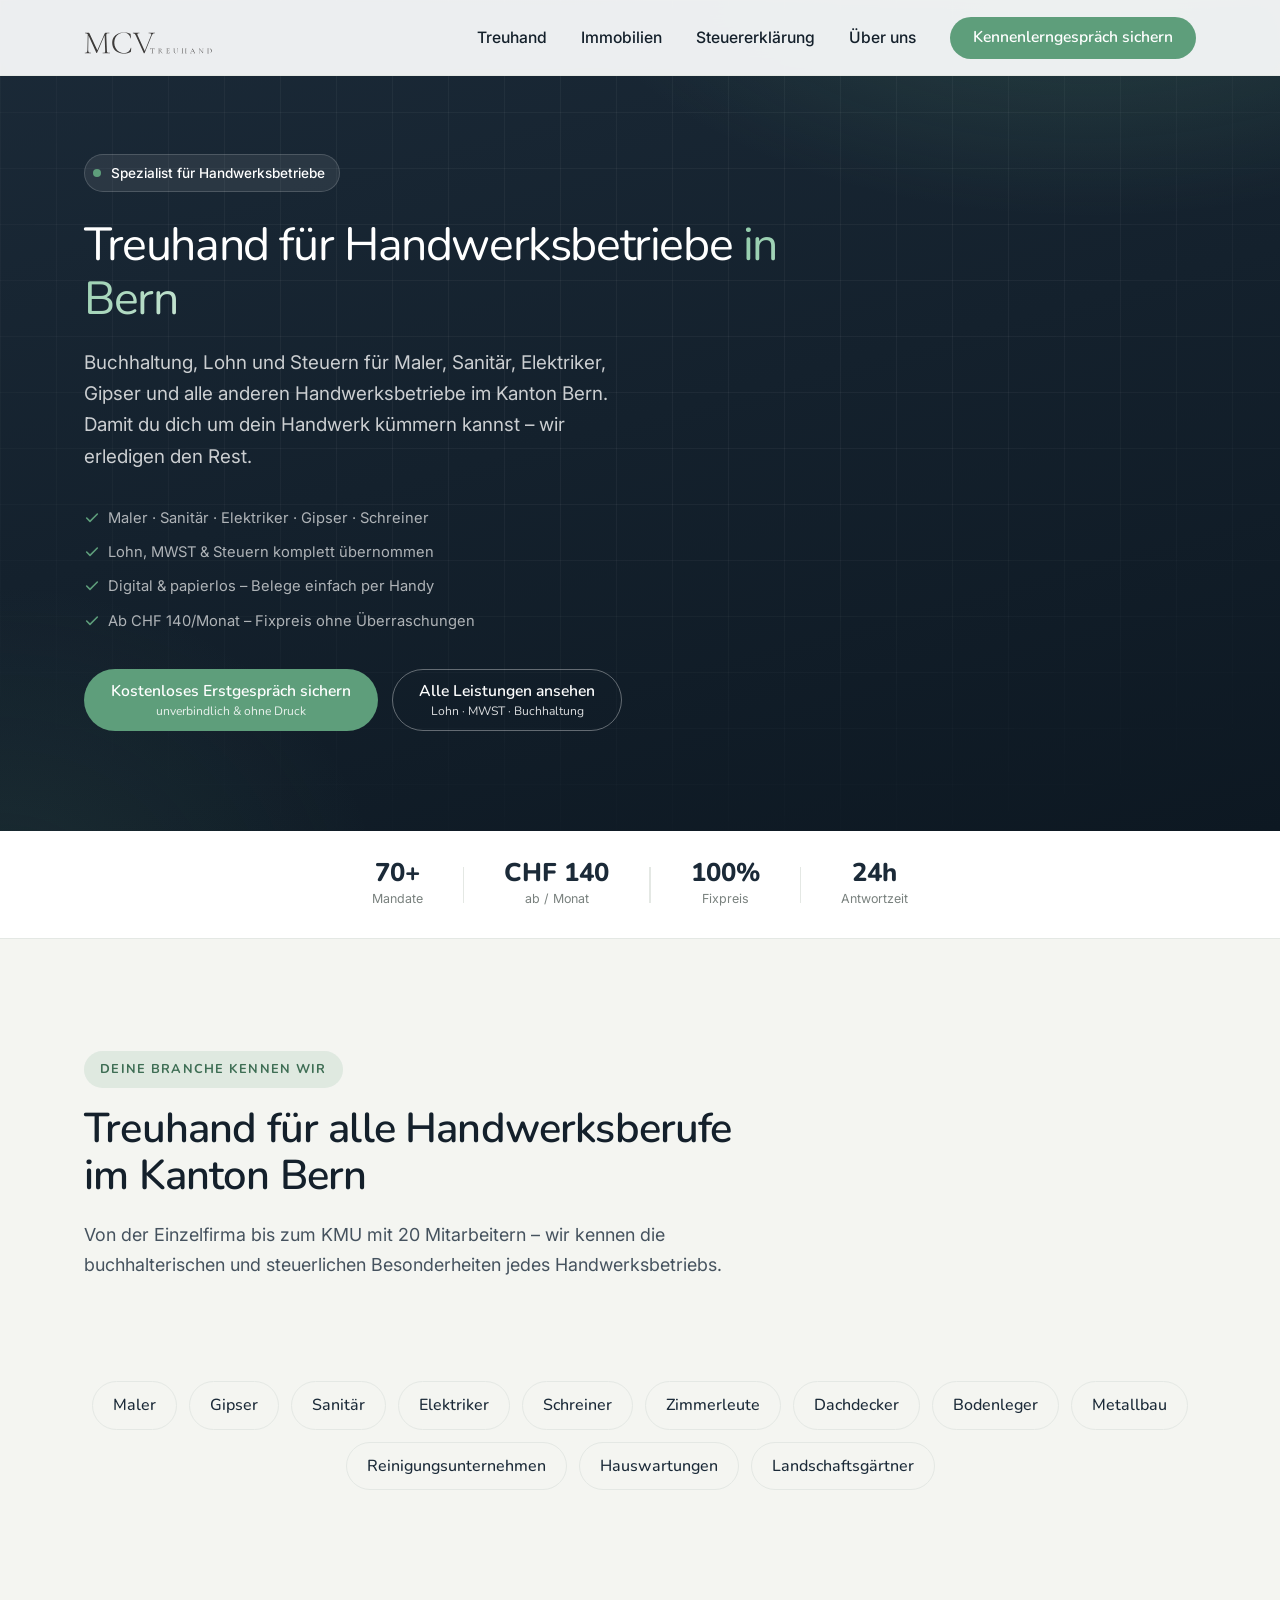
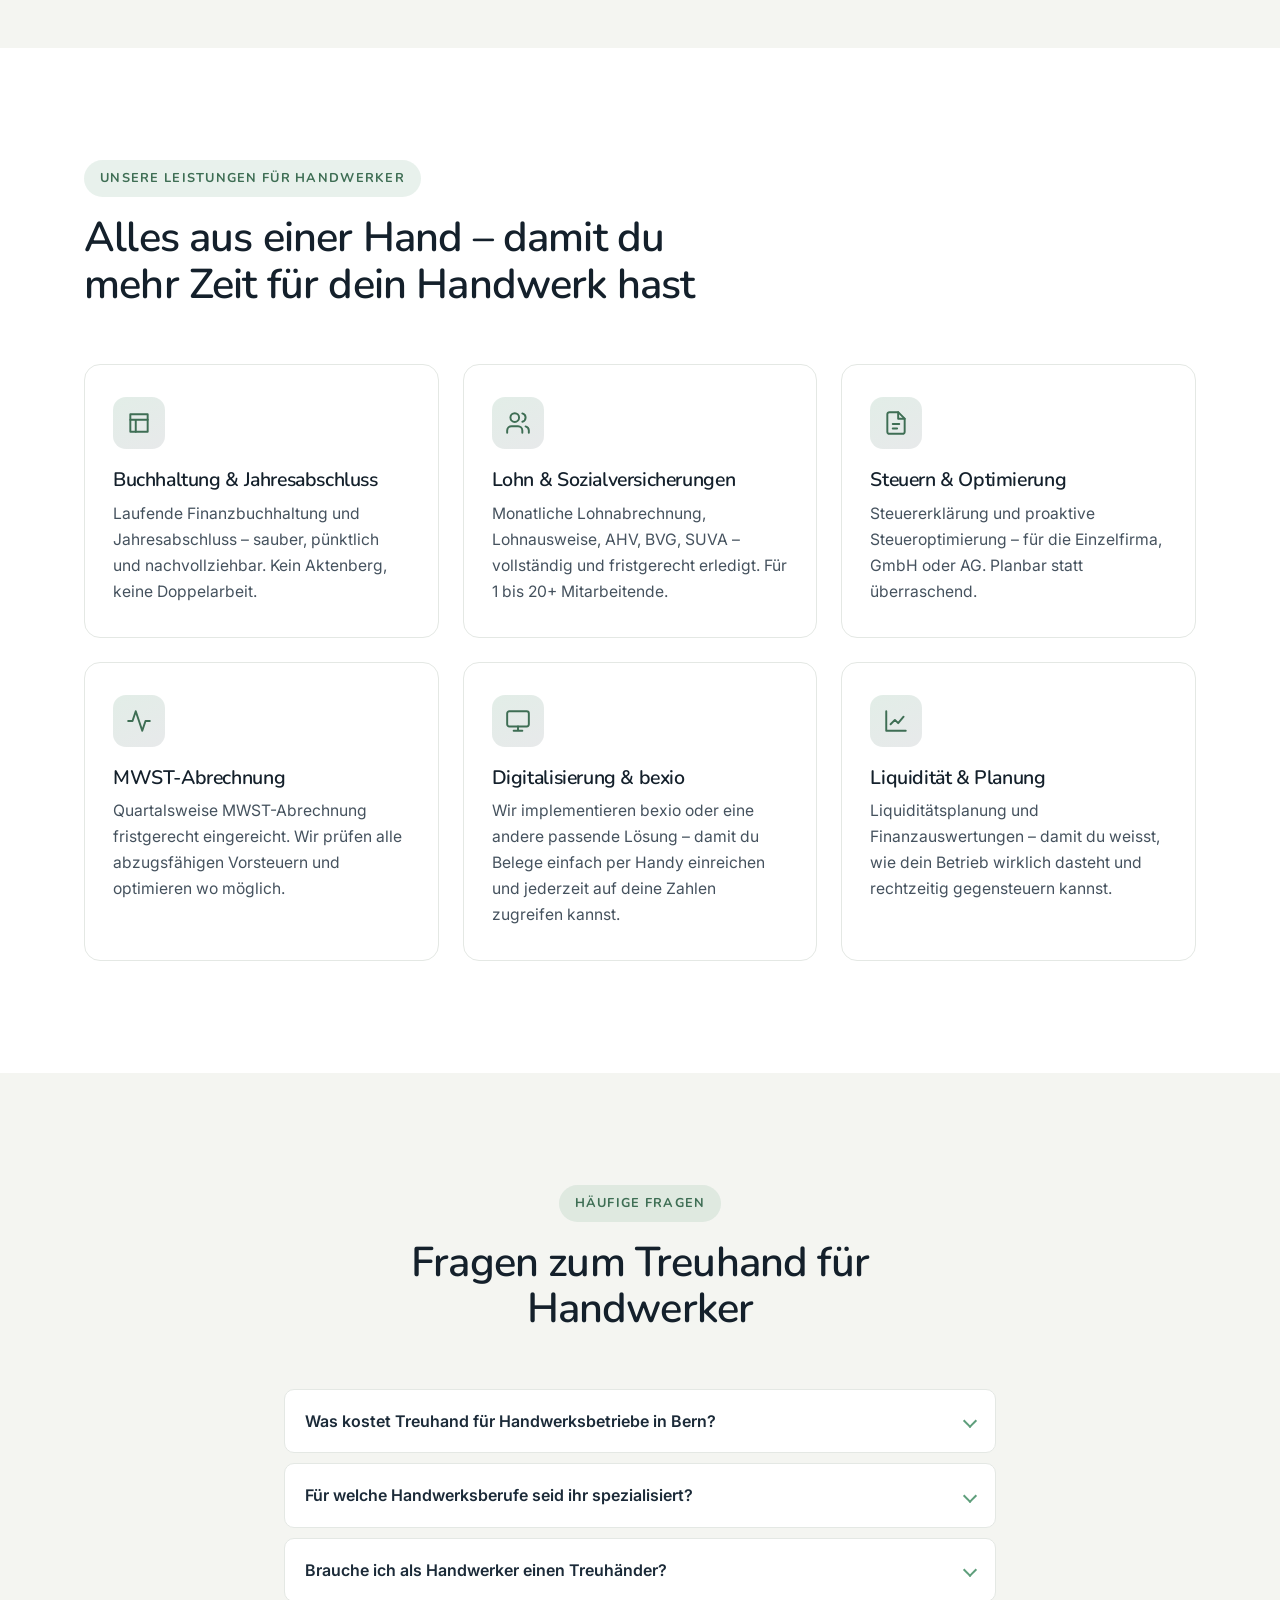
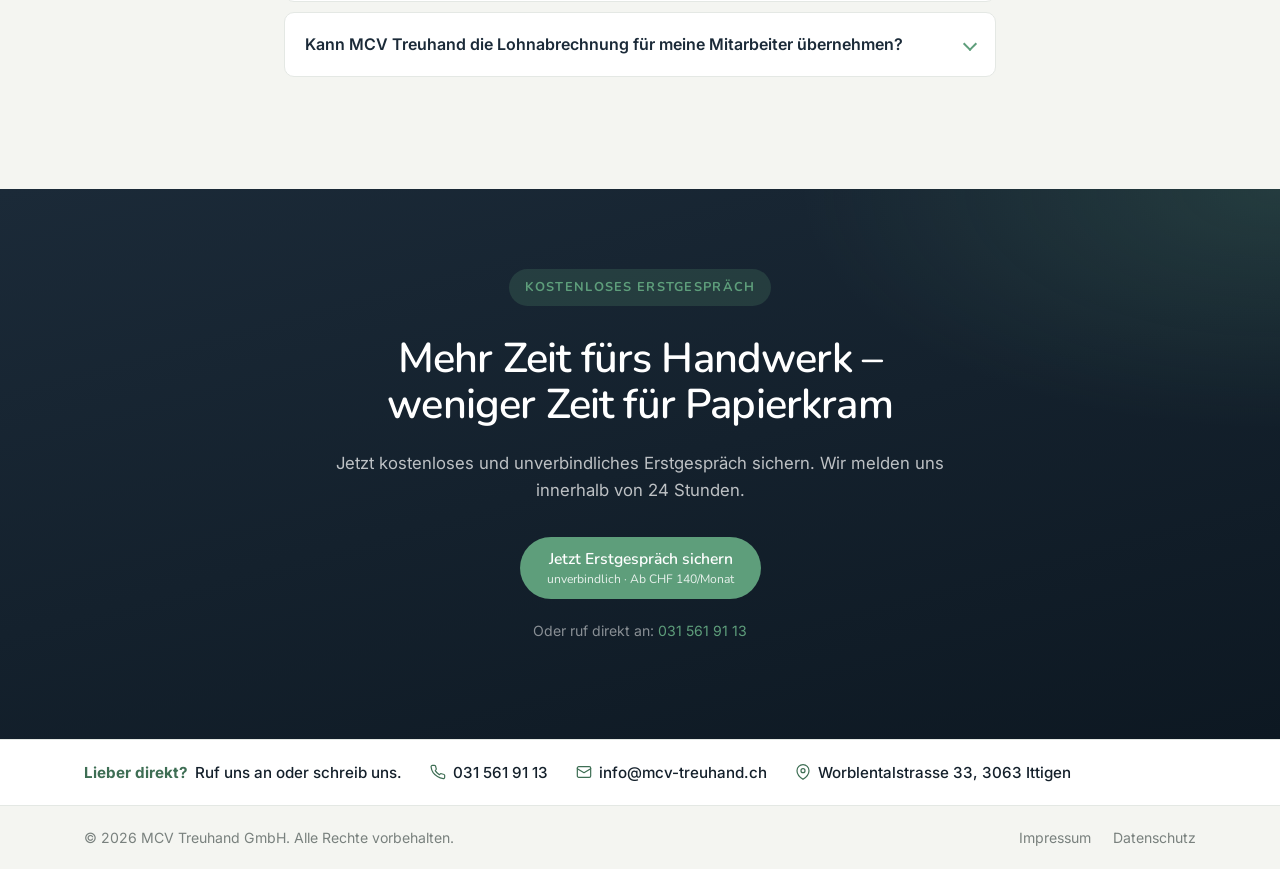
<file: handwerk.html>
<!DOCTYPE html>
<html lang="de-CH">
<head>
  <meta charset="UTF-8">
  <meta name="viewport" content="width=device-width, initial-scale=1.0">
  <title>Treuhand für Handwerker Bern | MCV Treuhand</title>
  <meta name="description" content="Buchhaltung, Lohn & Steuern für Handwerksbetriebe in Bern – Maler, Sanitär, Elektriker, Gipser. Digital, persönlich, planbar. Mehr Zeit fürs Geschäft ab CHF 140/Monat.">
  <meta name="robots" content="index, follow, max-image-preview:large, max-snippet:-1, max-video-preview:-1">
  <link rel="sitemap" type="application/xml" href="/sitemap.xml">
  <meta name="theme-color" content="#1B2A38">
  <meta name="facebook-domain-verification" content="7smv2745a6m0tdqdzve35k7lei5ba5">
  <link rel="canonical" href="https://mcv-treuhand.ch/handwerk.html">

  <!-- Open Graph -->
  <meta property="og:type" content="website">
  <meta property="og:locale" content="de_CH">
  <meta property="og:site_name" content="MCV Treuhand">
  <meta property="og:title" content="Treuhand für Handwerker Bern | MCV Treuhand">
  <meta property="og:description" content="Buchhaltung, Lohn & Steuern für Handwerksbetriebe in Bern – Maler, Sanitär, Elektriker, Gipser. Digital, persönlich, planbar.">
  <meta property="og:url" content="https://mcv-treuhand.ch/handwerk.html">
  <meta property="og:image" content="https://mcv-treuhand.ch/assets/og-preview.jpg">
  <meta property="og:image:width" content="1200">
  <meta property="og:image:height" content="630">

  <!-- Twitter Card -->
  <meta name="twitter:card" content="summary_large_image">
  <meta name="twitter:title" content="Treuhand für Handwerker Bern | MCV Treuhand">
  <meta name="twitter:description" content="Buchhaltung, Lohn & Steuern für Maler, Sanitär, Elektriker, Gipser in Bern. Ab CHF 140/Monat.">
  <meta name="twitter:image" content="https://mcv-treuhand.ch/assets/og-preview.jpg">

  <!-- Schema.org -->
  <script type="application/ld+json">
  {
    "@context": "https://schema.org",
    "@type": "Service",
    "name": "Treuhand für Handwerksbetriebe Bern",
    "description": "Buchhaltung, Lohnbuchhaltung und Steuern für Handwerksbetriebe in Bern. Spezialisiert auf Maler, Sanitär, Elektriker, Gipser, Schreiner und weitere Handwerksberufe.",
    "url": "https://mcv-treuhand.ch/handwerk.html",
    "serviceType": ["Buchhaltung Handwerk", "Lohnbuchhaltung Handwerk", "Treuhand Handwerksbetrieb"],
    "provider": {
      "@type": "LocalBusiness",
      "@id": "https://mcv-treuhand.ch/#organization",
      "name": "MCV Treuhand GmbH",
      "telephone": "+41315619113",
      "email": "info@mcv-treuhand.ch",
      "address": {
        "@type": "PostalAddress",
        "streetAddress": "Worblentalstrasse 33",
        "addressLocality": "Ittigen",
        "postalCode": "3063",
        "addressRegion": "BE",
        "addressCountry": "CH"
      }
    },
    "areaServed": [{"@type": "City", "name": "Bern"}, {"@type": "State", "name": "Kanton Bern"}]
  }
  </script>

  <script type="application/ld+json">
  {
    "@context": "https://schema.org",
    "@type": "BreadcrumbList",
    "itemListElement": [
      {"@type": "ListItem", "position": 1, "name": "Startseite", "item": "https://mcv-treuhand.ch/"},
      {"@type": "ListItem", "position": 2, "name": "Treuhand für Handwerker", "item": "https://mcv-treuhand.ch/handwerk.html"}
    ]
  }
  </script>

  <script type="application/ld+json">
  {
    "@context": "https://schema.org",
    "@type": "FAQPage",
    "mainEntity": [
      {
        "@type": "Question",
        "name": "Was kostet Treuhand für Handwerksbetriebe in Bern?",
        "acceptedAnswer": {
          "@type": "Answer",
          "text": "Unsere Treuhand-Pakete für Handwerksbetriebe starten ab CHF 140 pro Monat. Der Preis richtet sich nach Betriebsgrösse, Mitarbeiteranzahl und Leistungsumfang. Im kostenlosen Erstgespräch erhalten Sie ein transparentes Fixpreisangebot."
        }
      },
      {
        "@type": "Question",
        "name": "Für welche Handwerksberufe ist MCV Treuhand spezialisiert?",
        "acceptedAnswer": {
          "@type": "Answer",
          "text": "Wir betreuen Handwerksbetriebe aus Maler, Gipser, Sanitär, Heizung, Elektriker, Schreiner, Zimmermann, Dachdecker, Bodenleger, Reinigungsunternehmen und weiteren Gewerben. Die Gemeinsamkeit: repetitive Aufträge, Saisonalität und spezifische Anforderungen bei Lohn und MWST."
        }
      },
      {
        "@type": "Question",
        "name": "Brauche ich als Handwerker einen Treuhänder?",
        "acceptedAnswer": {
          "@type": "Answer",
          "text": "Ja – besonders als Handwerker lohnt sich ein Treuhänder. Die Kombination aus MWST, Lohnbuchhaltung, Steuererklärung und Jahresabschluss ist zeitaufwendig und fehleranfällig. Ein spezialisierter Treuhänder spart Ihnen Zeit, Geld und Nerven."
        }
      },
      {
        "@type": "Question",
        "name": "Kann MCV Treuhand die Lohnabrechnung für meine Mitarbeiter übernehmen?",
        "acceptedAnswer": {
          "@type": "Answer",
          "text": "Ja, vollständig. Wir übernehmen die monatliche Lohnabrechnung, Sozialversicherungsabrechnungen (AHV, BVG, UV, KTG), Lohnausweise am Jahresende und alle Meldungen an die Behörden."
        }
      }
    ]
  }
  </script>

  <!-- Favicon -->
  <link rel="icon" href="data:image/svg+xml,%3Csvg xmlns='http://www.w3.org/2000/svg' viewBox='0 0 64 64'%3E%3Crect width='64' height='64' rx='16' fill='%231B2A38'/%3E%3Ctext x='50%25' y='54%25' font-family='Arial,Helvetica,sans-serif' font-size='26' font-weight='700' fill='%235E9E7B' text-anchor='middle' dominant-baseline='middle'%3EM%3C/text%3E%3C/svg%3E">

  <!-- Fonts -->
  <link rel="preconnect" href="https://fonts.googleapis.com">
  <link rel="preconnect" href="https://fonts.gstatic.com" crossorigin>
  <link href="https://fonts.googleapis.com/css2?family=Inter:wght@400;500;600;700&family=Nunito:wght@500;600;700;800&display=swap" rel="stylesheet">
  <link rel="stylesheet" href="css/style.css">
  <style>
    /* ---- Hero ---- */
    .st-hero {
      position: relative;
      padding-top: calc(var(--nav-h) + 70px);
      padding-bottom: 100px;
      background:
        radial-gradient(900px 500px at 85% -10%, rgba(94,158,123,.28), transparent 60%),
        radial-gradient(700px 600px at 0% 110%, rgba(94,158,123,.12), transparent 55%),
        linear-gradient(165deg, var(--primary) 0%, var(--primary-900) 100%);
      color: rgba(255,255,255,.86);
      overflow: hidden;
    }
    .st-hero::before {
      content: "";
      position: absolute; inset: 0;
      background-image:
        linear-gradient(rgba(255,255,255,.045) 1px, transparent 1px),
        linear-gradient(90deg, rgba(255,255,255,.045) 1px, transparent 1px);
      background-size: 56px 56px;
      mask-image: radial-gradient(80% 80% at 50% 30%, #000 40%, transparent 100%);
      -webkit-mask-image: radial-gradient(80% 80% at 50% 30%, #000 40%, transparent 100%);
      pointer-events: none;
    }
    .st-hero__inner { position: relative; padding-top: 8px; }
    .st-hero__copy { max-width: 700px; }
    .st-hero__pill {
      display: inline-flex; align-items: center; gap: 10px;
      padding: 7px 14px 7px 8px;
      border-radius: var(--radius-pill);
      background: rgba(255,255,255,.08); border: 1px solid rgba(255,255,255,.16);
      font-size: .85rem; font-weight: 500; color: #fff;
      margin-bottom: 26px;
    }
    .st-hero__pill-dot {
      width: 8px; height: 8px; border-radius: 50%;
      background: var(--accent); flex: none;
    }
    .st-hero h1 {
      font-family: var(--font-head); font-size: clamp(2.1rem, 4vw, 2.9rem);
      font-weight: 400; line-height: 1.15; letter-spacing: -.03em;
      color: #fff; margin: 0 0 22px;
    }
    .st-hero h1 .hl {
      background: linear-gradient(120deg, #8FCBA9, #C6E4D2);
      -webkit-background-clip: text; background-clip: text; color: transparent;
    }
    .st-hero__sub {
      font-size: 1.18rem; max-width: 560px;
      color: rgba(255,255,255,.78); margin-bottom: 34px; line-height: 1.65;
    }
    .st-hero__trust {
      display: flex; flex-wrap: wrap; gap: 10px 24px;
      font-size: .92rem; color: rgba(255,255,255,.66); list-style: none;
      padding: 0; margin: 0 0 36px;
    }
    .st-hero__trust li { display: flex; align-items: center; gap: 8px; }
    .st-hero__trust li svg { width: 16px; height: 16px; color: var(--accent); flex: none; }
    .st-hero__actions { display: flex; flex-wrap: wrap; gap: 14px; }

    /* ---- Stats strip ---- */
    .hw-stats { background: var(--bg); border-bottom: 1.5px solid var(--line); padding: 20px 0; }
    .hw-stats__inner { display: flex; align-items: center; justify-content: center; flex-wrap: wrap; }
    .hw-stat { display: flex; flex-direction: column; align-items: center; padding: 8px 40px; }
    .hw-stat__num { font-family: var(--font-head); font-size: 1.6rem; font-weight: 800; color: var(--primary); line-height: 1.1; }
    .hw-stat__lbl { font-size: .78rem; color: var(--ink-3); margin-top: 2px; }
    .hw-stat-div { width: 1.5px; height: 36px; background: var(--line); flex-shrink: 0; }

    h1, h2, h3, h4 { overflow-wrap: break-word; }

    @media (max-width: 520px) {
      .st-hero { padding-bottom: 64px; }
      .hw-stat { padding: 8px 20px; }
    }
  </style>

  <!-- Microsoft Clarity -->
  <script type="text/javascript">
    (function(c,l,a,r,i,t,y){
        c[a]=c[a]||function(){(c[a].q=c[a].q||[]).push(arguments)};
        t=l.createElement(r);t.async=1;t.src="https://www.clarity.ms/tag/"+i;
        y=l.getElementsByTagName(r)[0];y.parentNode.insertBefore(t,y);
    })(window, document, "clarity", "script", "x3bj5l7kkg");
  </script>

  <!-- Google Analytics -->
  <script async src="https://www.googletagmanager.com/gtag/js?id=G-KXM7CEQTQJ"></script>
  <script>
    window.dataLayer = window.dataLayer || [];
    function gtag(){dataLayer.push(arguments);}
    gtag('js', new Date());
    gtag('config', 'G-KXM7CEQTQJ');
  </script>

  <!-- Meta Pixel -->
  <script>
    !function(f,b,e,v,n,t,s)
    {if(f.fbq)return;n=f.fbq=function(){n.callMethod?
    n.callMethod.apply(n,arguments):n.queue.push(arguments)};
    if(!f._fbq)f._fbq=n;n.push=n;n.loaded=!0;n.version='2.0';
    n.queue=[];t=b.createElement(e);t.async=!0;
    t.src=v;s=b.getElementsByTagName(e)[0];
    s.parentNode.insertBefore(t,s)}(window, document,'script',
    'https://connect.facebook.net/en_US/fbevents.js');
    fbq('init', '2583743615428941');
    fbq('track', 'PageView');
  </script>
</head>
<body>

  <header class="nav nav--solid" id="nav">
    <div class="nav__inner">
      <a href="index.html" class="logo" aria-label="MCV Treuhand Startseite">
        <img src="assets/logo.svg" class="logo__img" alt="MCV Treuhand" width="142" height="44">
      </a>
      <nav aria-label="Hauptnavigation">
        <ul class="nav__menu" id="navMenu">
          <li><a class="nav__link nav__link--active" href="index.html">Treuhand</a></li>
          <li><a class="nav__link" href="immobilien.html">Immobilien</a></li>
          <li><a class="nav__link" href="steuern.html">Steuererklärung</a></li>
          <li><a class="nav__link" href="ueber-uns.html">Über uns</a></li>
          <li><a class="btn btn--primary nav__cta" href="index.html#kontakt">Kennenlerngespräch sichern</a></li>
        </ul>
      </nav>
      <button class="nav__toggle" id="navToggle" aria-label="Menü öffnen" aria-expanded="false" aria-controls="navMenu">
        <span></span>
      </button>
    </div>
  </header>

  <main>

    <!-- Hero -->
    <section class="st-hero">
      <div class="st-hero__bg"></div>
      <div class="container st-hero__inner">
        <div class="st-hero__copy">
          <span class="st-hero__pill"><span class="st-hero__pill-dot"></span> Spezialist für Handwerksbetriebe</span>
          <h1>Treuhand für Handwerksbetriebe <span class="hl">in Bern</span></h1>
          <p class="st-hero__sub">Buchhaltung, Lohn und Steuern für Maler, Sanitär, Elektriker, Gipser und alle anderen Handwerksbetriebe im Kanton Bern. Damit du dich um dein Handwerk kümmern kannst – wir erledigen den Rest.</p>
          <ul class="st-hero__trust">
            <li>
              <svg viewBox="0 0 24 24" fill="none" stroke="currentColor" stroke-width="2.4" stroke-linecap="round" stroke-linejoin="round"><polyline points="20 6 9 17 4 12"/></svg>
              Maler · Sanitär · Elektriker · Gipser · Schreiner
            </li>
            <li>
              <svg viewBox="0 0 24 24" fill="none" stroke="currentColor" stroke-width="2.4" stroke-linecap="round" stroke-linejoin="round"><polyline points="20 6 9 17 4 12"/></svg>
              Lohn, MWST &amp; Steuern komplett übernommen
            </li>
            <li>
              <svg viewBox="0 0 24 24" fill="none" stroke="currentColor" stroke-width="2.4" stroke-linecap="round" stroke-linejoin="round"><polyline points="20 6 9 17 4 12"/></svg>
              Digital &amp; papierlos – Belege einfach per Handy
            </li>
            <li>
              <svg viewBox="0 0 24 24" fill="none" stroke="currentColor" stroke-width="2.4" stroke-linecap="round" stroke-linejoin="round"><polyline points="20 6 9 17 4 12"/></svg>
              Ab CHF 140/Monat – Fixpreis ohne Überraschungen
            </li>
          </ul>
          <div class="st-hero__actions">
            <a href="index.html#kontakt" class="btn btn--primary btn--stack">
              Kostenloses Erstgespräch sichern
              <small>unverbindlich &amp; ohne Druck</small>
            </a>
            <a href="#leistungen" class="btn btn--ghost btn--stack">
              Alle Leistungen ansehen
              <small>Lohn · MWST · Buchhaltung</small>
            </a>
          </div>
        </div>
      </div>
    </section>

    <!-- Stats strip -->
    <div class="hw-stats">
      <div class="container">
        <div class="hw-stats__inner">
          <div class="hw-stat"><span class="hw-stat__num">70+</span><span class="hw-stat__lbl">Mandate</span></div>
          <div class="hw-stat-div"></div>
          <div class="hw-stat"><span class="hw-stat__num">CHF 140</span><span class="hw-stat__lbl">ab / Monat</span></div>
          <div class="hw-stat-div"></div>
          <div class="hw-stat"><span class="hw-stat__num">100%</span><span class="hw-stat__lbl">Fixpreis</span></div>
          <div class="hw-stat-div"></div>
          <div class="hw-stat"><span class="hw-stat__num">24h</span><span class="hw-stat__lbl">Antwortzeit</span></div>
        </div>
      </div>
    </div>

    <!-- Wer wir betreuen -->
    <section class="section section--soft">
      <div class="container">
        <div class="section-head reveal">
          <span class="eyebrow">Deine Branche kennen wir</span>
          <h2>Treuhand für alle Handwerksberufe im Kanton Bern</h2>
          <p class="lead">Von der Einzelfirma bis zum KMU mit 20 Mitarbeitern – wir kennen die buchhalterischen und steuerlichen Besonderheiten jedes Handwerksbetriebs.</p>
        </div>

        <div class="audience__inner" style="margin-top:32px">
          <ul class="audience__list">
            <li>Maler</li>
            <li>Gipser</li>
            <li>Sanitär</li>
            <li>Elektriker</li>
            <li>Schreiner</li>
            <li>Zimmerleute</li>
            <li>Dachdecker</li>
            <li>Bodenleger</li>
            <li>Metallbau</li>
            <li>Reinigungsunternehmen</li>
            <li>Hauswartungen</li>
            <li>Landschaftsgärtner</li>
          </ul>
        </div>
      </div>
    </section>

    <!-- Leistungen -->
    <section class="section" id="leistungen">
      <div class="container">
        <div class="section-head reveal">
          <span class="eyebrow">Unsere Leistungen für Handwerker</span>
          <h2>Alles aus einer Hand – damit du mehr Zeit für dein Handwerk hast</h2>
        </div>

        <div class="services-grid">
          <article class="service reveal" data-delay="1">
            <div class="service__icon" aria-hidden="true">
              <svg viewBox="0 0 24 24" fill="none" stroke="currentColor" stroke-width="1.8" stroke-linecap="round" stroke-linejoin="round"><path d="M4 4h16v16H4z"/><path d="M4 9h16M9 9v11"/></svg>
            </div>
            <h3>Buchhaltung &amp; Jahresabschluss</h3>
            <p>Laufende Finanzbuchhaltung und Jahresabschluss – sauber, pünktlich und nachvollziehbar. Kein Aktenberg, keine Doppelarbeit.</p>
          </article>

          <article class="service reveal" data-delay="2">
            <div class="service__icon" aria-hidden="true">
              <svg viewBox="0 0 24 24" fill="none" stroke="currentColor" stroke-width="1.8" stroke-linecap="round" stroke-linejoin="round"><path d="M16 21v-2a4 4 0 0 0-4-4H6a4 4 0 0 0-4 4v2"/><circle cx="9" cy="7" r="4"/><path d="M22 21v-2a4 4 0 0 0-3-3.87M16 3.13a4 4 0 0 1 0 7.75"/></svg>
            </div>
            <h3>Lohn &amp; Sozialversicherungen</h3>
            <p>Monatliche Lohnabrechnung, Lohnausweise, AHV, BVG, SUVA – vollständig und fristgerecht erledigt. Für 1 bis 20+ Mitarbeitende.</p>
          </article>

          <article class="service reveal" data-delay="3">
            <div class="service__icon" aria-hidden="true">
              <svg viewBox="0 0 24 24" fill="none" stroke="currentColor" stroke-width="1.8" stroke-linecap="round" stroke-linejoin="round"><path d="M14 2H6a2 2 0 0 0-2 2v16a2 2 0 0 0 2 2h12a2 2 0 0 0 2-2V8z"/><path d="M14 2v6h6M9 13h6M9 17h4"/></svg>
            </div>
            <h3>Steuern &amp; Optimierung</h3>
            <p>Steuererklärung und proaktive Steueroptimierung – für die Einzelfirma, GmbH oder AG. Planbar statt überraschend.</p>
          </article>

          <article class="service reveal" data-delay="1">
            <div class="service__icon" aria-hidden="true">
              <svg viewBox="0 0 24 24" fill="none" stroke="currentColor" stroke-width="1.8" stroke-linecap="round" stroke-linejoin="round"><path d="M22 12h-4l-3 9L9 3l-3 9H2"/></svg>
            </div>
            <h3>MWST-Abrechnung</h3>
            <p>Quartalsweise MWST-Abrechnung fristgerecht eingereicht. Wir prüfen alle abzugsfähigen Vorsteuern und optimieren wo möglich.</p>
          </article>

          <article class="service reveal" data-delay="2">
            <div class="service__icon" aria-hidden="true">
              <svg viewBox="0 0 24 24" fill="none" stroke="currentColor" stroke-width="1.8" stroke-linecap="round" stroke-linejoin="round"><rect x="2" y="3" width="20" height="14" rx="2"/><path d="M8 21h8M12 17v4"/></svg>
            </div>
            <h3>Digitalisierung &amp; bexio</h3>
            <p>Wir implementieren bexio oder eine andere passende Lösung – damit du Belege einfach per Handy einreichen und jederzeit auf deine Zahlen zugreifen kannst.</p>
          </article>

          <article class="service reveal" data-delay="3">
            <div class="service__icon" aria-hidden="true">
              <svg viewBox="0 0 24 24" fill="none" stroke="currentColor" stroke-width="1.8" stroke-linecap="round" stroke-linejoin="round"><path d="M3 3v18h18"/><path d="M7 15l4-4 3 3 5-6"/></svg>
            </div>
            <h3>Liquidität &amp; Planung</h3>
            <p>Liquiditätsplanung und Finanzauswertungen – damit du weisst, wie dein Betrieb wirklich dasteht und rechtzeitig gegensteuern kannst.</p>
          </article>
        </div>
      </div>
    </section>

    <!-- FAQ -->
    <section class="section section--soft">
      <div class="container" style="max-width:760px">
        <div class="section-head center reveal">
          <span class="eyebrow">Häufige Fragen</span>
          <h2>Fragen zum Treuhand für Handwerker</h2>
        </div>

        <div class="faq-list reveal">
          <details class="faq-item">
            <summary>Was kostet Treuhand für Handwerksbetriebe in Bern?</summary>
            <p>Unsere Pakete starten ab CHF 140/Monat. Der Preis richtet sich nach Betriebsgrösse, Mitarbeiteranzahl und gewünschtem Leistungsumfang. Im kostenlosen Erstgespräch erhalten Sie ein transparentes Fixpreisangebot ohne Überraschungen.</p>
          </details>
          <details class="faq-item">
            <summary>Für welche Handwerksberufe seid ihr spezialisiert?</summary>
            <p>Wir betreuen Maler, Gipser, Sanitär, Elektriker, Schreiner, Zimmerleute, Dachdecker, Bodenleger, Metallbau, Reinigungsunternehmen, Hauswartungen und weitere Handwerksbetriebe. Gemeinsam ist ihnen die Saisonalität, Personaladministration und spezifische MWST-Themen.</p>
          </details>
          <details class="faq-item">
            <summary>Brauche ich als Handwerker einen Treuhänder?</summary>
            <p>Ja – besonders als Handwerker lohnt sich ein spezialisierter Treuhänder. Die Kombination aus MWST, Lohnbuchhaltung, Steuererklärung und Jahresabschluss ist zeitaufwendig und fehleranfällig. Wir übernehmen alles – du fokussierst dich aufs Handwerk.</p>
          </details>
          <details class="faq-item">
            <summary>Kann MCV Treuhand die Lohnabrechnung für meine Mitarbeiter übernehmen?</summary>
            <p>Ja, vollständig. Wir übernehmen monatliche Lohnabrechnungen, Sozialversicherungsabrechnungen (AHV, BVG, UV, KTG), Lohnausweise und alle Meldungen an die Behörden – für 1 bis 20+ Mitarbeitende.</p>
          </details>
        </div>
      </div>
    </section>

    <!-- CTA -->
    <section class="section section--dark" style="padding-block:80px">
      <div class="container" style="text-align:center;max-width:680px">
        <span class="eyebrow" style="color:var(--accent)">Kostenloses Erstgespräch</span>
        <h2 style="color:#fff;margin-top:12px">Mehr Zeit fürs Handwerk – weniger Zeit für Papierkram</h2>
        <p style="color:rgba(255,255,255,.72);margin:16px 0 32px;font-size:1.05rem">Jetzt kostenloses und unverbindliches Erstgespräch sichern. Wir melden uns innerhalb von 24 Stunden.</p>
        <a href="index.html#kontakt" class="btn btn--primary btn--stack">
          Jetzt Erstgespräch sichern
          <small>unverbindlich · Ab CHF 140/Monat</small>
        </a>
        <p style="margin-top:20px;color:rgba(255,255,255,.5);font-size:.88rem">
          Oder ruf direkt an: <a href="tel:+41315619113" style="color:var(--accent)">031 561 91 13</a>
        </p>
      </div>
    </section>

  </main>

  <footer>
    <div class="contact-bar">
      <div class="container contact-bar__inner">
        <span class="contact-bar__lead"><strong>Lieber direkt?</strong> Ruf uns an oder schreib uns.</span>
        <a href="tel:+41315619113">
          <svg viewBox="0 0 24 24" fill="none" stroke="currentColor" stroke-width="1.8" stroke-linecap="round" stroke-linejoin="round"><path d="M22 16.92v3a2 2 0 0 1-2.18 2 19.79 19.79 0 0 1-8.63-3.07A19.5 19.5 0 0 1 4.69 13a19.79 19.79 0 0 1-3.07-8.67A2 2 0 0 1 3.6 2.18h3a2 2 0 0 1 2 1.72 12.84 12.84 0 0 0 .7 2.81 2 2 0 0 1-.45 2.11L7.91 9.91a16 16 0 0 0 6.18 6.18l.95-.95a2 2 0 0 1 2.11-.45 12.84 12.84 0 0 0 2.81.7A2 2 0 0 1 22 17z"/></svg>
          031 561 91 13
        </a>
        <a href="mailto:info@mcv-treuhand.ch">
          <svg viewBox="0 0 24 24" fill="none" stroke="currentColor" stroke-width="1.8" stroke-linecap="round" stroke-linejoin="round"><rect x="2" y="4" width="20" height="16" rx="2"/><path d="m22 7-10 6L2 7"/></svg>
          info@mcv-treuhand.ch
        </a>
        <span>
          <svg viewBox="0 0 24 24" fill="none" stroke="currentColor" stroke-width="1.8" stroke-linecap="round" stroke-linejoin="round"><path d="M21 10c0 7-9 13-9 13s-9-6-9-13a9 9 0 0 1 18 0z"/><circle cx="12" cy="10" r="3"/></svg>
          Worblentalstrasse 33, 3063 Ittigen
        </span>
      </div>
    </div>
    <div class="footer-min">
      <div class="container footer-min__inner">
        <span>&copy; <span id="year">2026</span> MCV Treuhand GmbH. Alle Rechte vorbehalten.</span>
        <nav aria-label="Rechtliches">
          <a href="impressum.html">Impressum</a>
          <a href="datenschutz.html">Datenschutz</a>
        </nav>
      </div>
    </div>
  </footer>

  <script src="js/main.js"></script>
  <script>document.getElementById('year').textContent = new Date().getFullYear();</script>
</body>
</html>
</file>
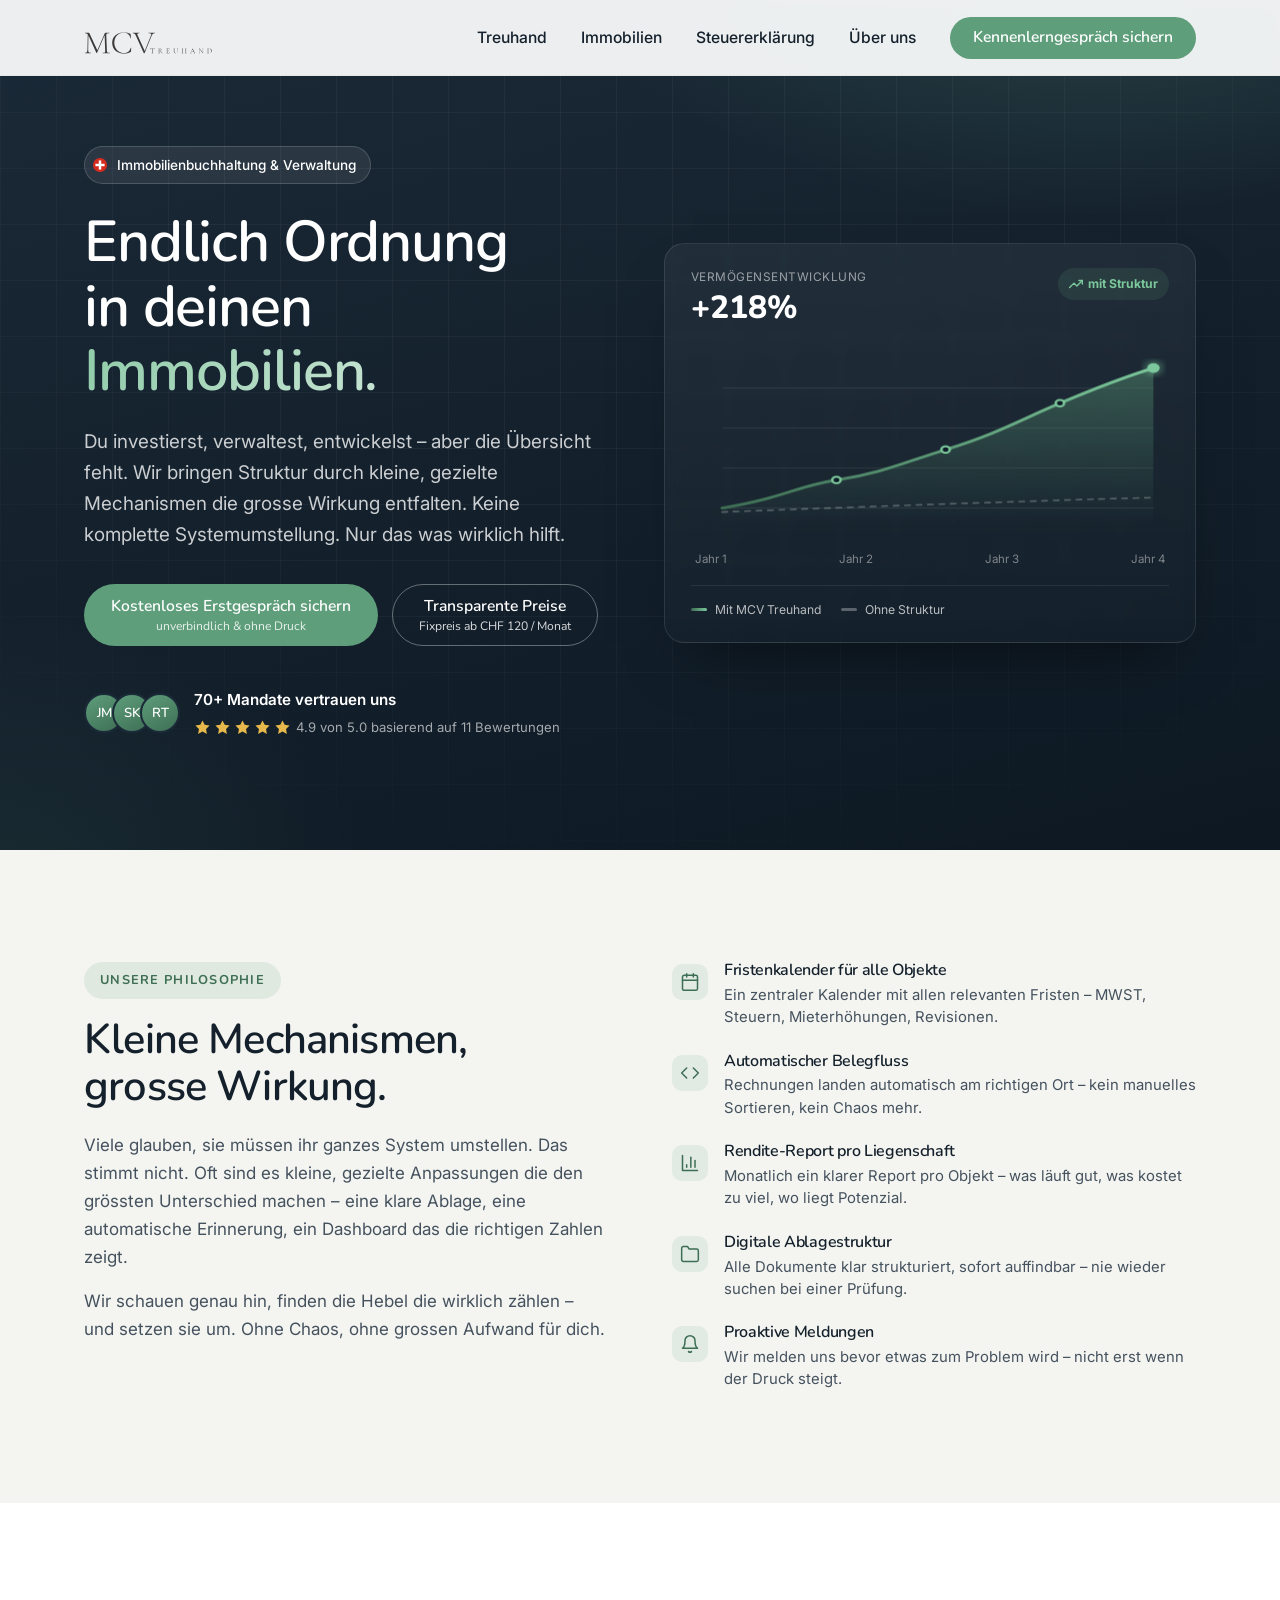
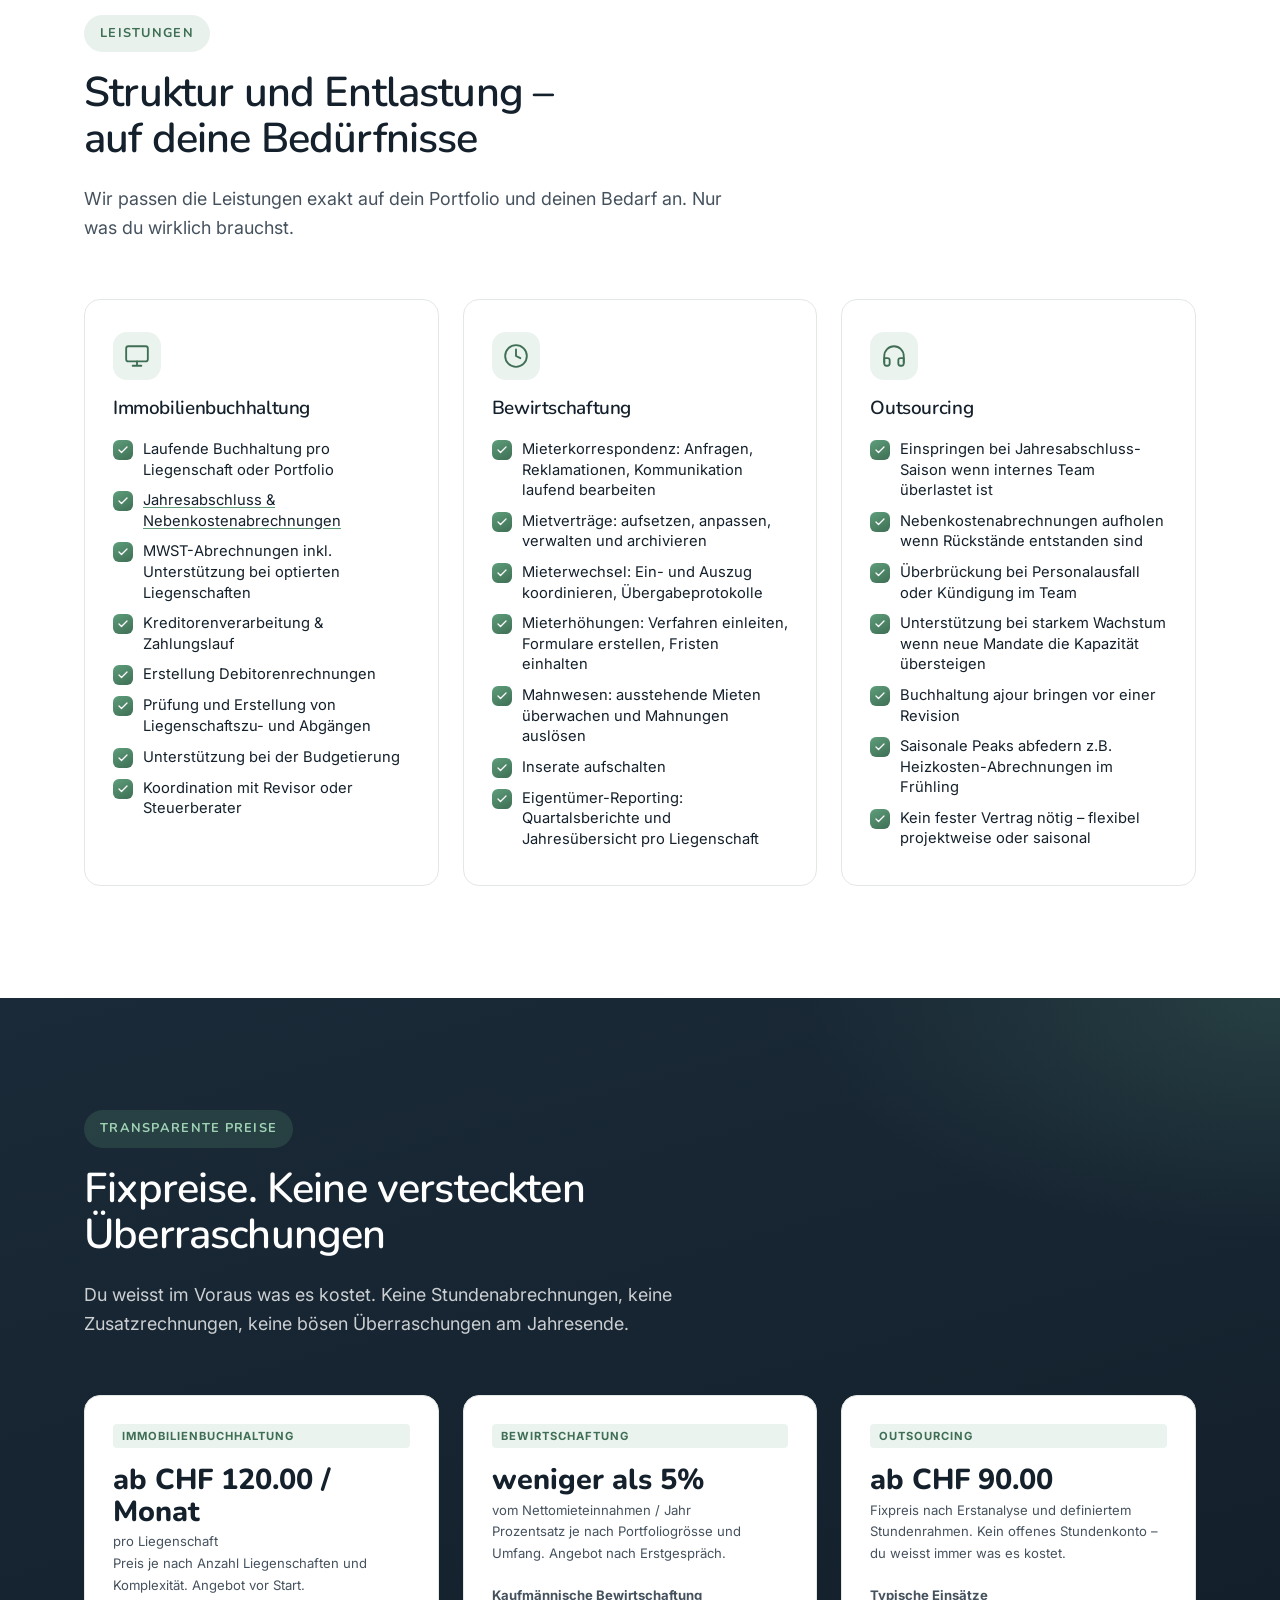
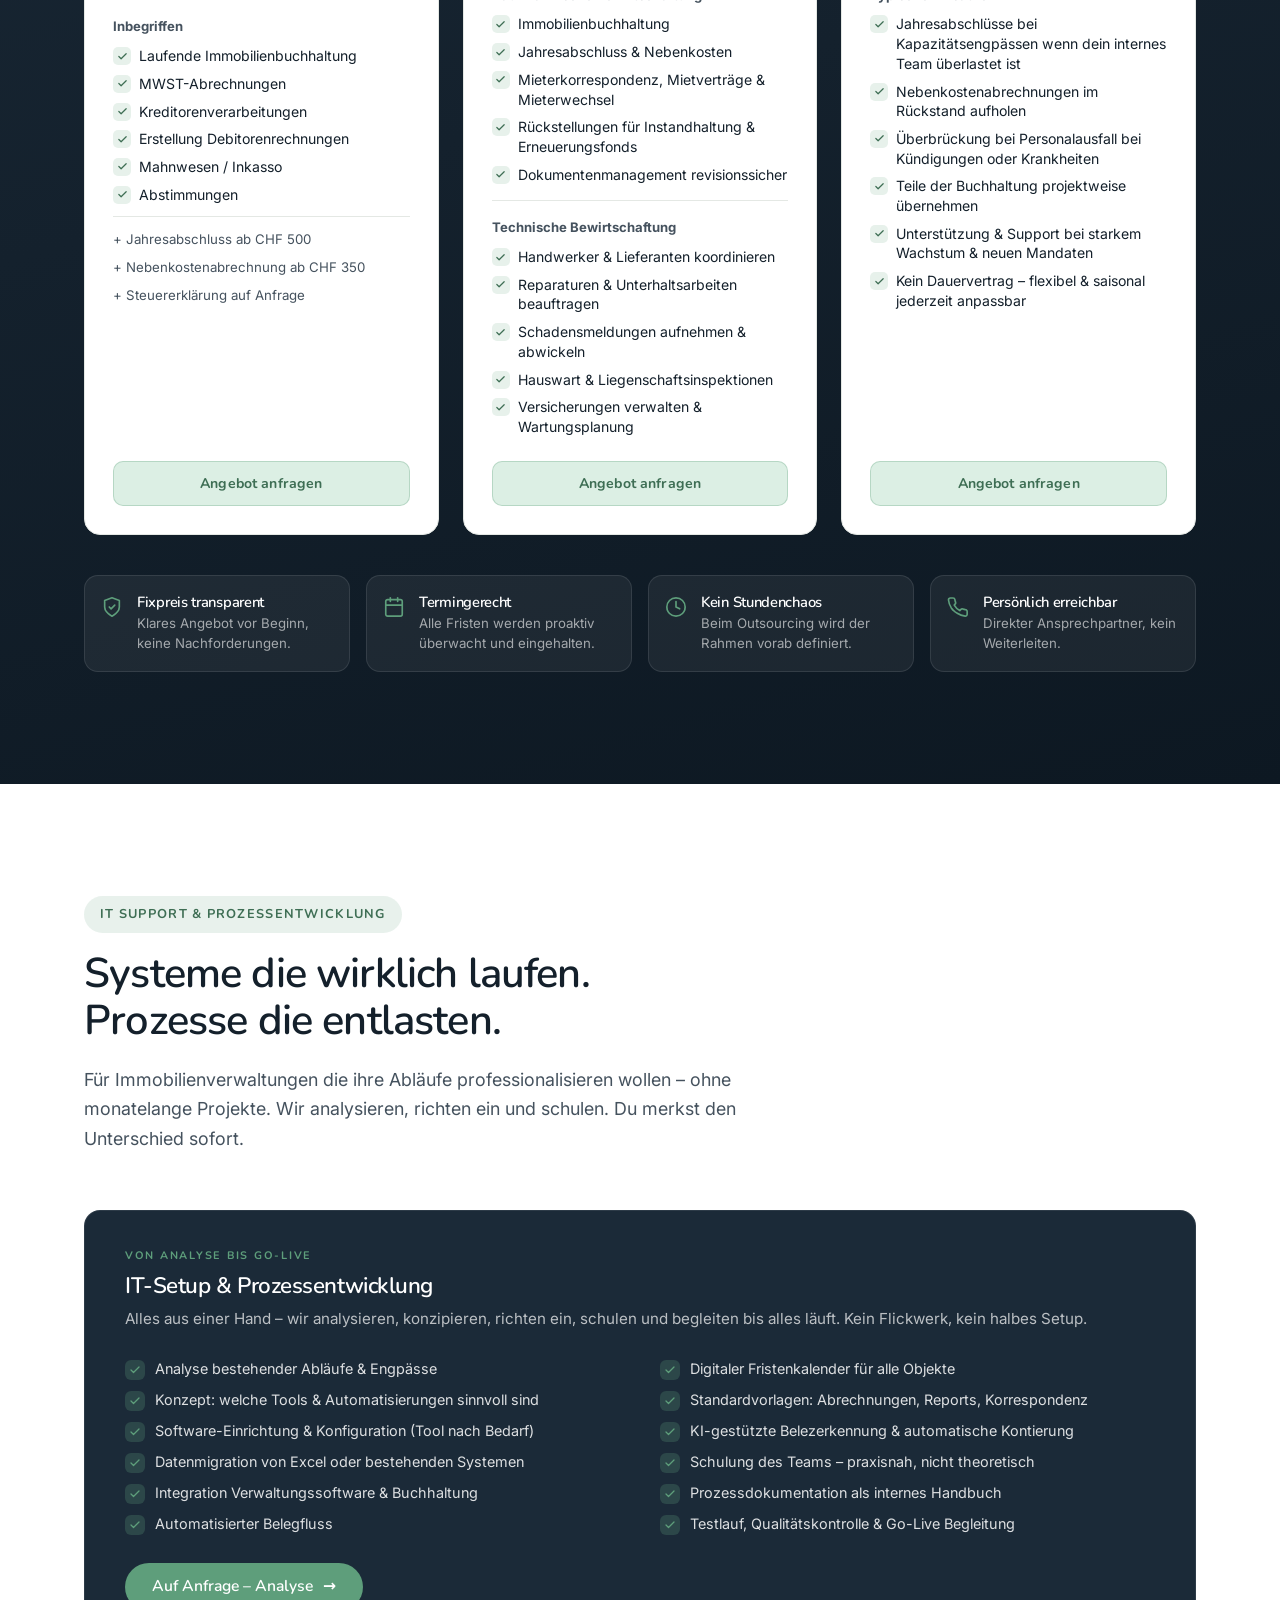
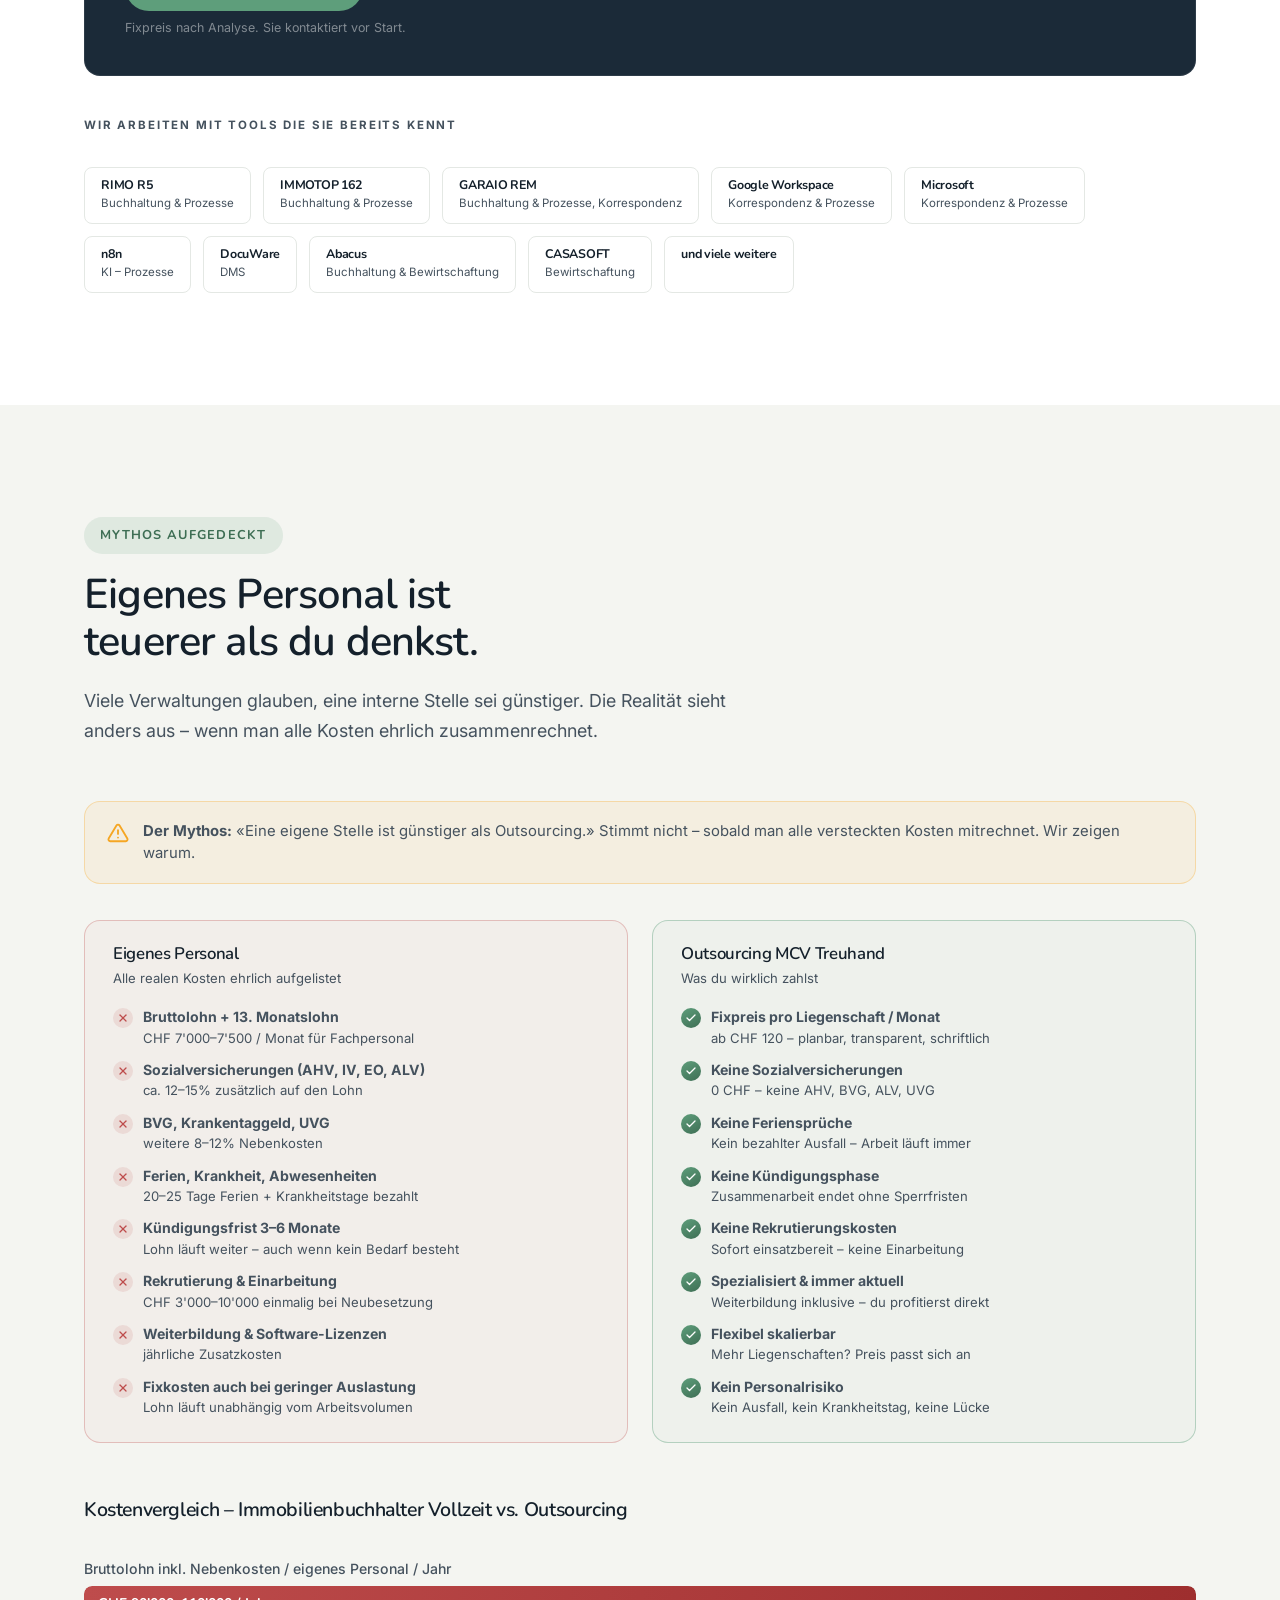
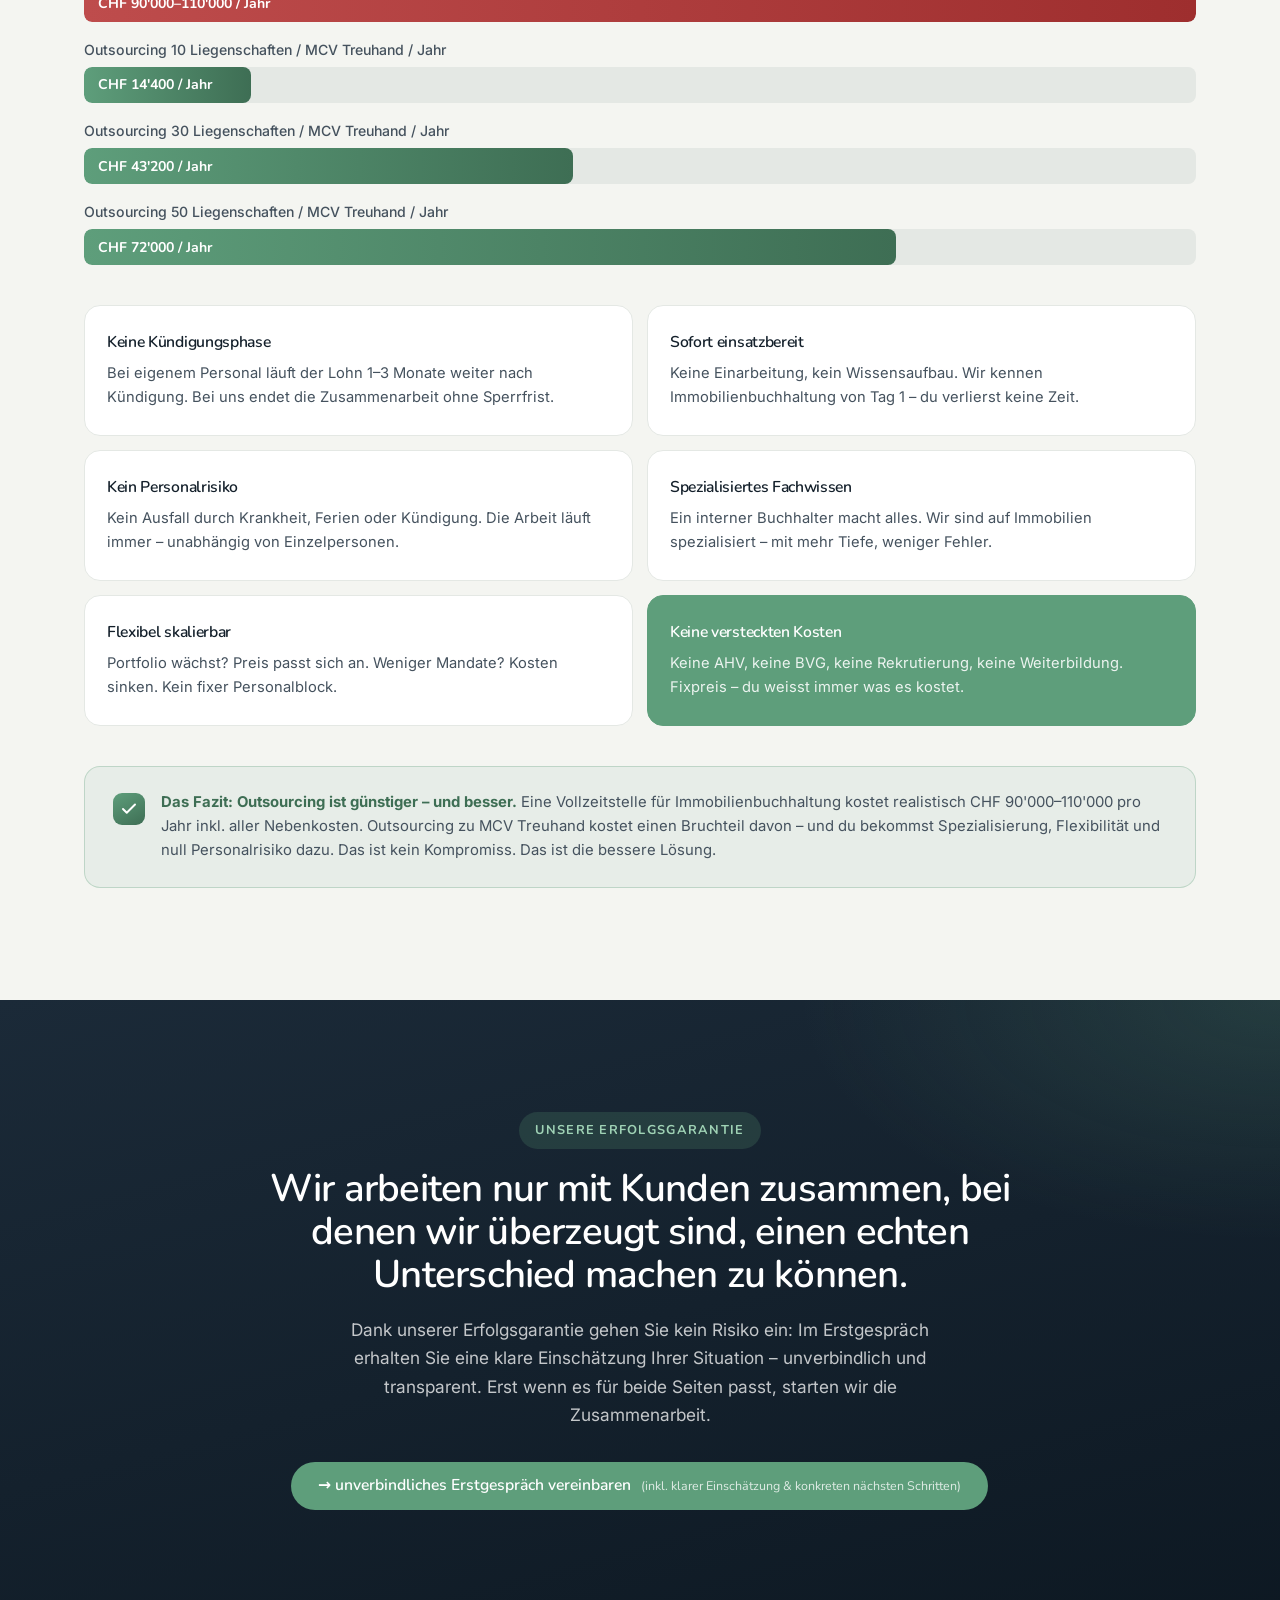
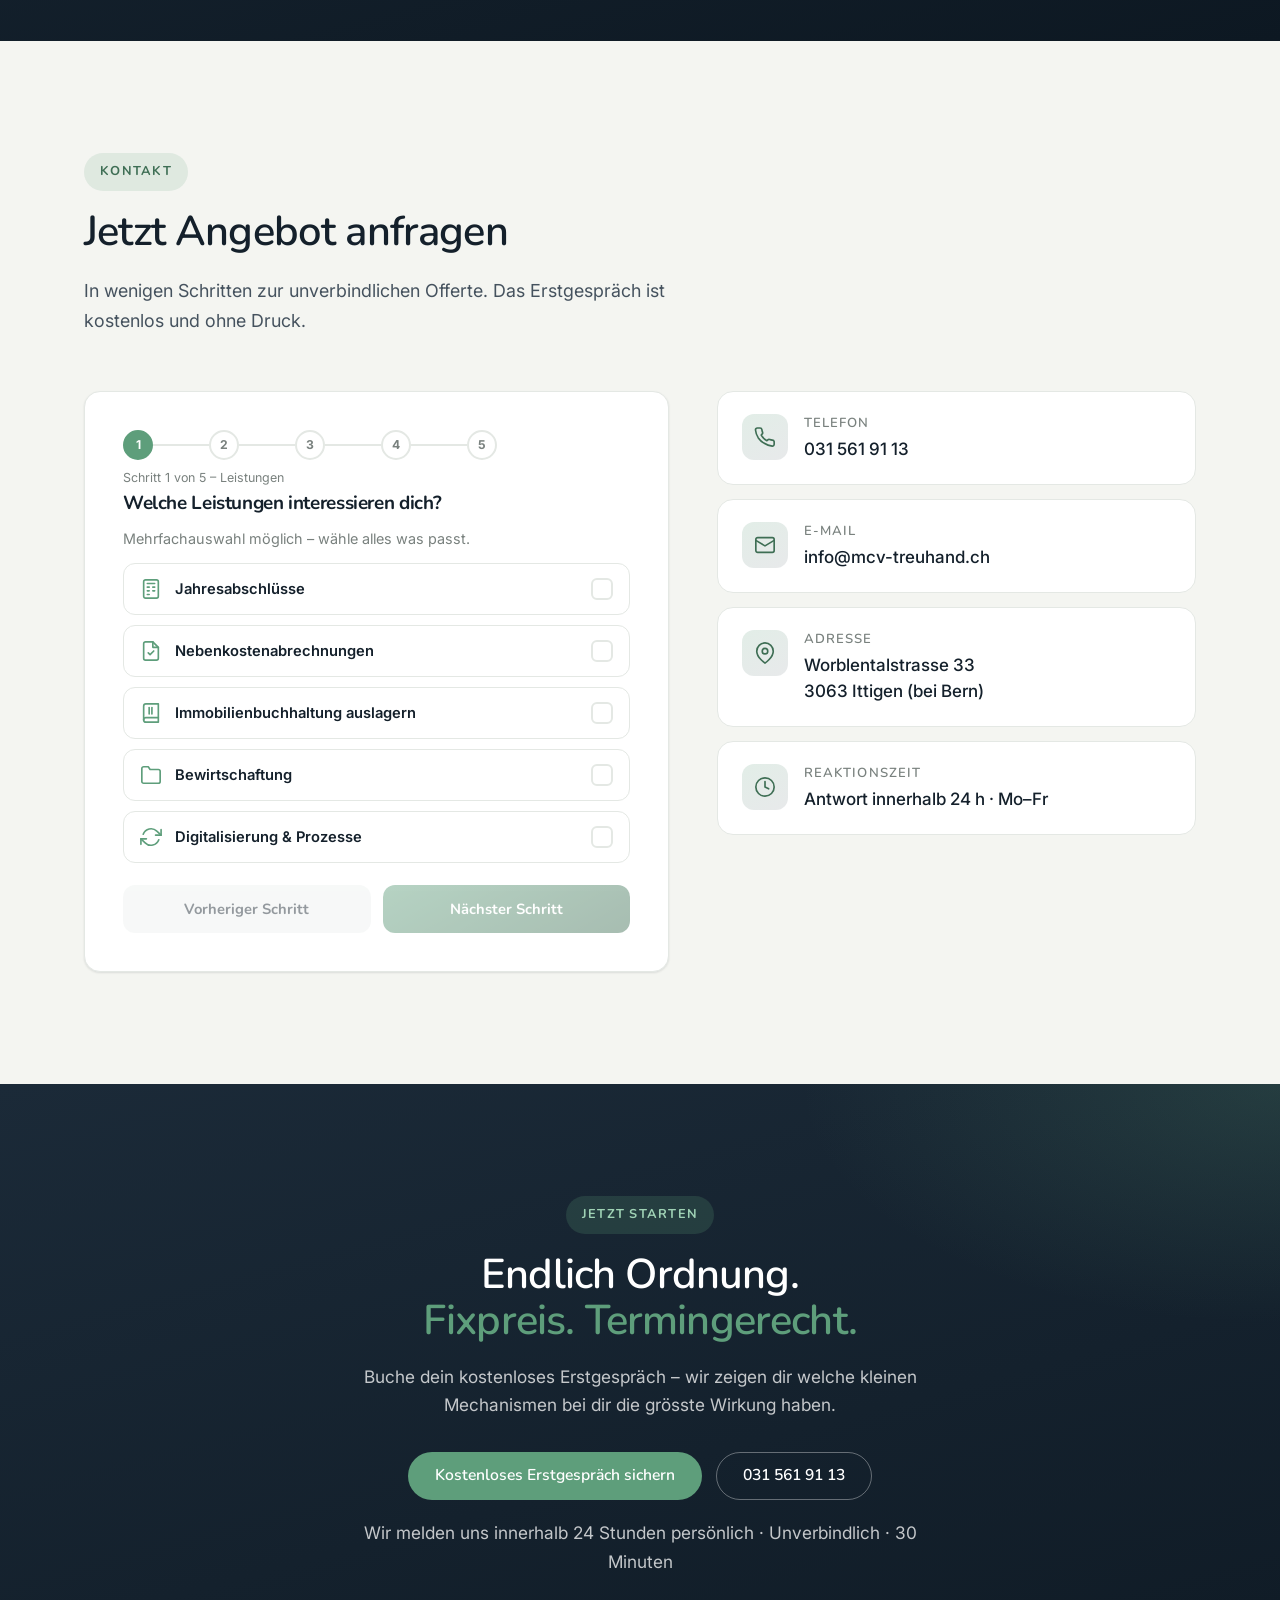
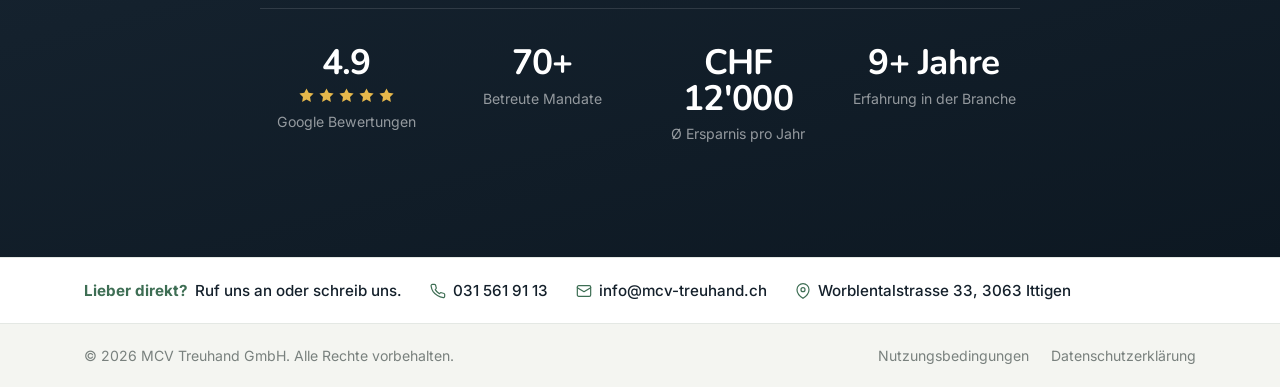
<file: immobilien.html>
<!DOCTYPE html>
<html lang="de-CH">
<head>
  <meta charset="UTF-8">
  <meta name="viewport" content="width=device-width, initial-scale=1.0">
  <title>Immobilienbuchhaltung & Treuhand Bern | MCV Treuhand</title>
  <meta name="description" content="Treuhand für Immobilien in Bern: Liegenschaftsbuchhaltung, Nebenkostenabrechnung, Steuerplanung für Renditeobjekte & Immobilien-GmbHs. Strategisch beraten ab CHF 140/Monat.">
  <meta name="robots" content="index, follow, max-image-preview:large, max-snippet:-1, max-video-preview:-1">
  <link rel="sitemap" type="application/xml" href="/sitemap.xml">
  <meta name="theme-color" content="#1B2A38">
  <meta name="facebook-domain-verification" content="7smv2745a6m0tdqdzve35k7lei5ba5">
  <link rel="canonical" href="https://mcv-treuhand.ch/immobilien.html">

  <!-- Open Graph -->
  <meta property="og:type" content="website">
  <meta property="og:locale" content="de_CH">
  <meta property="og:site_name" content="MCV Treuhand">
  <meta property="og:title" content="Immobilienbuchhaltung & Treuhand Bern | MCV Treuhand">
  <meta property="og:description" content="Treuhand für Immobilien in Bern: Liegenschaftsbuchhaltung, Nebenkostenabrechnung, Steuerplanung für Renditeobjekte & Immobilien-GmbHs.">
  <meta property="og:url" content="https://mcv-treuhand.ch/immobilien.html">
  <meta property="og:image" content="https://mcv-treuhand.ch/assets/og-preview.jpg">
  <meta property="og:image:width" content="1200">
  <meta property="og:image:height" content="630">
  <meta property="og:image:alt" content="MCV Treuhand – Immobilienbuchhaltung in Bern">

  <!-- Twitter Card -->
  <meta name="twitter:card" content="summary_large_image">
  <meta name="twitter:title" content="Immobilienbuchhaltung & Treuhand Bern | MCV Treuhand">
  <meta name="twitter:description" content="Liegenschaftsbuchhaltung, Nebenkostenabrechnung & Steuerplanung für Immobilien in Bern.">
  <meta name="twitter:image" content="https://mcv-treuhand.ch/assets/og-preview.jpg">

  <!-- Schema.org: Service + BreadcrumbList + FAQPage -->
  <script type="application/ld+json">
  {
    "@context": "https://schema.org",
    "@type": "Service",
    "name": "Immobilienbuchhaltung & Verwaltung Bern",
    "description": "Professionelle Immobilienbuchhaltung, Bewirtschaftung und Outsourcing in Bern. Fixpreise, keine versteckten Kosten.",
    "url": "https://mcv-treuhand.ch/immobilien.html",
    "serviceType": ["Immobilienbuchhaltung", "Immobilienverwaltung", "Liegenschaftsbuchhaltung"],
    "provider": {
      "@type": "LocalBusiness",
      "@id": "https://mcv-treuhand.ch/#organization",
      "name": "MCV Treuhand GmbH",
      "telephone": "+41315619113",
      "email": "info@mcv-treuhand.ch",
      "address": {
        "@type": "PostalAddress",
        "streetAddress": "Worblentalstrasse 33",
        "addressLocality": "Ittigen",
        "postalCode": "3063",
        "addressRegion": "BE",
        "addressCountry": "CH"
      }
    },
    "areaServed": [
      {"@type": "City", "name": "Bern"},
      {"@type": "State", "name": "Kanton Bern"}
    ],
    "hasOfferCatalog": {
      "@type": "OfferCatalog",
      "name": "Immobilien Dienstleistungen",
      "itemListElement": [
        {"@type": "Offer", "itemOffered": {"@type": "Service", "name": "Immobilienbuchhaltung"}},
        {"@type": "Offer", "itemOffered": {"@type": "Service", "name": "Mietermanagement & Bewirtschaftung"}},
        {"@type": "Offer", "itemOffered": {"@type": "Service", "name": "Outsourcing Immobilienverwaltung"}},
        {"@type": "Offer", "itemOffered": {"@type": "Service", "name": "Nebenkostenabrechnung"}}
      ]
    }
  }
  </script>

  <script type="application/ld+json">
  {
    "@context": "https://schema.org",
    "@type": "BreadcrumbList",
    "itemListElement": [
      {"@type": "ListItem", "position": 1, "name": "Startseite", "item": "https://mcv-treuhand.ch/"},
      {"@type": "ListItem", "position": 2, "name": "Immobilien", "item": "https://mcv-treuhand.ch/immobilien.html"}
    ]
  }
  </script>

  <script type="application/ld+json">
  {
    "@context": "https://schema.org",
    "@type": "FAQPage",
    "mainEntity": [
      {
        "@type": "Question",
        "name": "Was kostet Immobilienbuchhaltung durch MCV Treuhand?",
        "acceptedAnswer": {
          "@type": "Answer",
          "text": "Unsere Immobilienbuchhaltung wird zu Fixpreisen angeboten. Der Preis richtet sich nach Anzahl Liegenschaften, Mieteinheiten und Leistungsumfang. Fordern Sie direkt ein kostenloses, unverbindliches Angebot an."
        }
      },
      {
        "@type": "Question",
        "name": "Was umfasst die Immobilienbuchhaltung bei MCV Treuhand?",
        "acceptedAnswer": {
          "@type": "Answer",
          "text": "Wir übernehmen: laufende Buchführung für Liegenschaften, Jahresabschlüsse, MWST-Abrechnungen, Mieterzahlungsverfolgung, Nebenkostenabrechnungen, Heiz- und Betriebskostenabrechnungen sowie Steuererklärungen für Immobilien-GmbHs und -AGs."
        }
      },
      {
        "@type": "Question",
        "name": "Für wen ist das Outsourcing der Immobilienverwaltung geeignet?",
        "acceptedAnswer": {
          "@type": "Answer",
          "text": "Unser Outsourcing-Angebot richtet sich an private Immobilieneigentümer mit mehreren Liegenschaften, Immobilien-GmbHs und professionelle Verwaltungen, die ihre Buchhaltung und Administration auslagern möchten. Besonders geeignet ab 3+ Mieteinheiten."
        }
      },
      {
        "@type": "Question",
        "name": "Wie funktioniert der Wechsel zur Immobilienbuchhaltung bei MCV Treuhand?",
        "acceptedAnswer": {
          "@type": "Answer",
          "text": "Nach einer kostenlosen Erstberatung übernehmen wir die Migration Ihrer bestehenden Daten und koordinieren die Übergabe mit dem bisherigen Anbieter. Der Wechsel ist unkompliziert und für Sie mit minimalem Aufwand verbunden."
        }
      }
    ]
  }
  </script>
  <link rel="icon" href="data:image/svg+xml,%3Csvg xmlns='http://www.w3.org/2000/svg' viewBox='0 0 64 64'%3E%3Crect width='64' height='64' rx='16' fill='%231B2A38'/%3E%3Ctext x='50%25' y='54%25' font-family='Arial,Helvetica,sans-serif' font-size='26' font-weight='700' fill='%235E9E7B' text-anchor='middle' dominant-baseline='middle'%3EM%3C/text%3E%3C/svg%3E">
  <link rel="preconnect" href="https://fonts.googleapis.com">
  <link rel="preconnect" href="https://fonts.gstatic.com" crossorigin>
  <link href="https://fonts.googleapis.com/css2?family=Inter:wght@400;500;600;700&family=Nunito:wght@500;600;700;800&display=swap" rel="stylesheet">
  <link rel="stylesheet" href="css/style.css">
  <style>
    /* ---- Page-specific styles ---- */
    /* Hero uses the shared Treuhand .hero styles; only override the visual slot for the chart */
    .hero__visual--chart { zoom: 1; align-self: center; }

    /* ---- Success chart ---- */
    .success-chart {
      background: linear-gradient(180deg, rgba(255,255,255,.05), rgba(255,255,255,.015));
      border: 1px solid rgba(255,255,255,.1);
      border-radius: 20px;
      padding: 24px 26px 22px;
      box-shadow: 0 30px 60px -30px rgba(0,0,0,.6);
      backdrop-filter: blur(6px);
    }
    .sc-head { display: flex; justify-content: space-between; align-items: flex-start; margin-bottom: 18px; }
    .sc-label { display: block; font-size: .74rem; letter-spacing: .04em; text-transform: uppercase; color: rgba(255,255,255,.55); margin-bottom: 4px; }
    .sc-value { font-family: var(--font-head); font-size: 2rem; font-weight: 800; color: #fff; line-height: 1; }
    .sc-trend { display: inline-flex; align-items: center; gap: 5px; font-size: .76rem; font-weight: 700; color: #7CC79B; background: rgba(94,158,123,.15); padding: 6px 11px; border-radius: 999px; }
    .sc-svg { width: 100%; height: 200px; display: block; }
    .sc-foot { display: flex; justify-content: space-between; margin-top: 6px; padding: 0 4px; }
    .sc-foot span { font-size: .72rem; color: rgba(255,255,255,.45); }
    .sc-legend { display: flex; gap: 20px; margin-top: 16px; padding-top: 14px; border-top: 1px solid rgba(255,255,255,.08); }
    .sc-legend span { display: inline-flex; align-items: center; gap: 8px; font-size: .76rem; color: rgba(255,255,255,.7); }
    .sc-key { width: 16px; height: 3px; border-radius: 2px; display: inline-block; }
    .sc-key--green { background: linear-gradient(90deg, #3E6E54, #7CC79B); }
    .sc-key--grey { background: rgba(255,255,255,.3); }

    .sc-curve { stroke-dasharray: 640; stroke-dashoffset: 640; }
    .reveal.in .sc-curve { animation: sc-draw 1.8s .25s cubic-bezier(.6,.05,.25,1) forwards; }
    .sc-fill { opacity: 0; }
    .reveal.in .sc-fill { animation: sc-fade 1s 1.2s ease forwards; }
    .sc-flat { stroke-dasharray: 5 6; opacity: 0; }
    .reveal.in .sc-flat { animation: sc-fade-soft 1s .4s ease forwards; }
    .sc-dots circle, .sc-end { opacity: 0; }
    .reveal.in .sc-dots circle { animation: sc-pop .4s ease forwards; }
    .reveal.in .sc-dots circle:nth-child(1) { animation-delay: .9s; }
    .reveal.in .sc-dots circle:nth-child(2) { animation-delay: 1.2s; }
    .reveal.in .sc-dots circle:nth-child(3) { animation-delay: 1.5s; }
    .reveal.in .sc-end { animation: sc-pop .5s 1.7s ease forwards, sc-pulse 2.4s 2.2s ease-in-out infinite; }

    @keyframes sc-draw { to { stroke-dashoffset: 0; } }
    @keyframes sc-fade { to { opacity: 1; } }
    @keyframes sc-fade-soft { to { opacity: 1; } }
    @keyframes sc-pop { from { opacity: 0; transform: scale(.2); } to { opacity: 1; transform: scale(1); } }
    @keyframes sc-pulse { 0%,100% { r: 6; } 50% { r: 7.5; } }
    .sc-dots circle, .sc-end { transform-box: fill-box; transform-origin: center; }

    @media (prefers-reduced-motion: reduce) {
      .sc-curve { stroke-dashoffset: 0; }
      .sc-fill, .sc-flat, .sc-dots circle, .sc-end { opacity: 1; animation: none; }
    }

    /* philosophy */
    .philo-grid { display: grid; grid-template-columns: 1fr 1fr; gap: 64px; align-items: start; }
    .philo-list { list-style: none; margin: 0; padding: 0; display: flex; flex-direction: column; gap: 24px; }
    .philo-item { display: flex; gap: 16px; }
    .philo-icon { width: 36px; height: 36px; border-radius: 10px; background: rgba(94,158,123,.12); color: var(--accent-700); display: grid; place-items: center; flex: none; margin-top: 2px; }
    .philo-icon svg { width: 20px; height: 20px; }
    .philo-item h4 { margin: 0 0 4px; font-size: 1rem; color: var(--ink); }
    .philo-item p { margin: 0; font-size: .93rem; color: var(--ink-2, #4a5568); line-height: 1.5; }

    /* service cards */
    .service-cards { display: grid; grid-template-columns: repeat(3, 1fr); gap: 24px; margin-top: 48px; }
    .service-card { background: var(--bg); border: 1px solid var(--line); border-radius: var(--radius); padding: 32px 28px 36px; min-width: 0; }
    .service-card li { overflow-wrap: break-word; }
    .service-card__icon { width: 48px; height: 48px; border-radius: 14px; background: rgba(94,158,123,.12); color: var(--accent-700); display: grid; place-items: center; margin-bottom: 18px; }
    .service-card__icon svg { width: 26px; height: 26px; }
    .service-card h3 { font-size: 1.18rem; color: var(--ink); margin: 0 0 20px; }
    .service-card ul { list-style: none; margin: 0; padding: 0; display: flex; flex-direction: column; gap: 10px; }
    .service-card li { display: flex; gap: 10px; font-size: .92rem; color: var(--ink); line-height: 1.4; }
    .service-card li .tick { width: 20px; height: 20px; border-radius: 6px; background: linear-gradient(150deg, var(--accent), var(--accent-700)); color: #fff; display: grid; place-items: center; flex: none; margin-top: 1px; }
    .service-card li .tick svg { width: 12px; height: 12px; }

    /* pricing */
    .pricing-trust { display: grid; grid-template-columns: repeat(4, 1fr); gap: 16px; margin-top: 36px; }
    .ptrust-item { display: flex; gap: 14px; align-items: flex-start; background: rgba(255,255,255,.06); border: 1px solid rgba(255,255,255,.1); border-radius: 14px; padding: 18px 16px; }
    .ptrust-icon { color: var(--accent); flex: none; margin-top: 2px; }
    .ptrust-icon svg { width: 22px; height: 22px; }
    .ptrust-item h4 { font-size: .92rem; margin: 0 0 4px; color: #fff; }
    .ptrust-item p { font-size: .83rem; color: rgba(255,255,255,.6); margin: 0; line-height: 1.45; }
    .immo-price-card { background: var(--bg); border: 1px solid var(--line); border-radius: var(--radius); padding: 28px; display: flex; flex-direction: column; }
    .immo-price-card h3 { font-size: 1.1rem; margin: 0 0 4px; }
    .immo-price-card .price { font-family: var(--font-head); font-size: 1.8rem; font-weight: 800; color: var(--ink); line-height: 1.1; margin-bottom: 4px; }
    .immo-price-card .price-sub { font-size: .82rem; color: var(--ink-2, #4a5568); margin-bottom: 20px; }
    .immo-price-card .label { font-size: .7rem; font-weight: 700; letter-spacing: .09em; text-transform: uppercase; color: var(--accent-700); background: rgba(94,158,123,.12); display: inline-block; padding: 3px 9px; border-radius: 4px; margin-bottom: 16px; }
    .immo-price-list { list-style: none; margin: 0; padding: 0; display: flex; flex-direction: column; gap: 8px; }
    .immo-price-list li { display: flex; gap: 8px; font-size: .88rem; color: var(--ink); line-height: 1.4; }
    .immo-price-list li .tick { width: 18px; height: 18px; border-radius: 5px; background: rgba(94,158,123,.15); color: var(--accent-700); display: grid; place-items: center; flex: none; margin-top: 1px; }
    .immo-price-list li .tick svg { width: 11px; height: 11px; }
    .extra-list { list-style: none; margin: 12px 0 0; padding: 0; display: flex; flex-direction: column; gap: 6px; border-top: 1px solid var(--line); padding-top: 12px; }
    .extra-list li { font-size: .83rem; color: var(--ink-2, #4a5568); display: flex; gap: 6px; }
    .immo-price-cta { margin-top: auto; padding-top: 24px; }
    .btn-angebot {
      display: inline-flex; align-items: center; justify-content: center;
      width: 100%;
      background: #DCEFE4;
      color: var(--accent-700);
      font-family: var(--font-head);
      font-weight: 700;
      font-size: .88rem;
      letter-spacing: .01em;
      padding: 10px 18px;
      border-radius: 10px;
      border: 1px solid rgba(94,158,123,.3);
      transition: background .25s var(--ease), color .25s var(--ease), border-color .25s var(--ease), transform .25s var(--ease), box-shadow .25s var(--ease);
    }
    .btn-angebot:hover {
      background: linear-gradient(150deg, var(--accent), var(--accent-700));
      color: #fff;
      border-color: transparent;
      transform: translateY(-2px);
      box-shadow: 0 10px 22px -10px rgba(94,158,123,.7);
    }

    /* IT section */
    .it-box { background: var(--primary); border: 1px solid rgba(255,255,255,.08); border-radius: var(--radius); padding: 36px 40px; color: #fff; margin-top: 40px; }
    .it-box-kicker { font-family: var(--font-head); font-size: .68rem; font-weight: 700; letter-spacing: .16em; text-transform: uppercase; color: var(--accent); margin-bottom: 8px; }
    .it-box h3 { font-size: 1.4rem; color: #fff; margin: 0 0 8px; }
    .it-box > p { color: rgba(255,255,255,.7); margin: 0 0 28px; font-size: .95rem; }
    .it-checklist { display: grid; grid-template-columns: 1fr 1fr; gap: 10px 40px; list-style: none; margin: 0; padding: 0; }
    .it-checklist li { display: flex; gap: 10px; font-size: .9rem; color: rgba(255,255,255,.85); line-height: 1.45; }
    .it-checklist .tick { width: 20px; height: 20px; border-radius: 6px; background: rgba(94,158,123,.25); color: var(--accent); display: grid; place-items: center; flex: none; margin-top: 1px; }
    .it-checklist .tick svg { width: 12px; height: 12px; }
    .it-cta { margin-top: 28px; }
    .tools-grid { display: flex; flex-wrap: wrap; gap: 12px; margin-top: 32px; }
    .tool-chip { background: var(--bg); border: 1px solid var(--line); border-radius: 8px; padding: 10px 16px; }
    .tool-chip h4 { font-size: .78rem; font-weight: 700; color: var(--ink); margin: 0 0 2px; }
    .tool-chip p { font-size: .72rem; color: var(--ink-2, #4a5568); margin: 0; }

    /* comparison */
    .myth-box { background: rgba(245, 166, 35, .08); border: 1px solid rgba(245, 166, 35, .3); border-radius: var(--radius); padding: 18px 22px; display: flex; gap: 14px; align-items: flex-start; margin-bottom: 36px; }
    .myth-icon { color: #F5A623; flex: none; margin-top: 2px; }
    .myth-icon svg { width: 22px; height: 22px; }
    .myth-box p { margin: 0; font-size: .93rem; line-height: 1.5; }
    .compare-grid { display: grid; grid-template-columns: 1fr 1fr; gap: 24px; }
    .compare-col { border: 1px solid var(--line); border-radius: var(--radius); padding: 24px 28px; }
    .compare-col--bad { border-color: rgba(190,76,76,.3); background: rgba(190,76,76,.04); }
    .compare-col--good { border-color: rgba(94,158,123,.4); background: rgba(94,158,123,.04); }
    .compare-col h3 { font-size: 1.05rem; margin: 0 0 4px; }
    .compare-col .sub { font-size: .82rem; color: var(--ink-2, #4a5568); margin: 0 0 18px; }
    .compare-list { list-style: none; margin: 0; padding: 0; display: flex; flex-direction: column; gap: 12px; }
    .compare-list li { display: flex; gap: 10px; font-size: .88rem; line-height: 1.45; }
    .compare-list li .mark { width: 20px; height: 20px; border-radius: 50%; display: grid; place-items: center; flex: none; margin-top: 1px; }
    .compare-list li .mark--bad { background: rgba(190,76,76,.12); color: #BE4C4C; }
    .compare-list li .mark--good { background: linear-gradient(150deg, var(--accent), var(--accent-700)); color: #fff; }
    .compare-list li .mark svg { width: 12px; height: 12px; }
    .compare-list li strong { display: block; font-size: .88rem; }
    .compare-list li span { font-size: .82rem; color: var(--ink-2, #4a5568); }

    /* cost bars */
    .cost-bars { display: flex; flex-direction: column; gap: 16px; margin: 36px 0; }
    .cost-bar { }
    .cost-bar__label { display: flex; justify-content: space-between; margin-bottom: 6px; font-size: .88rem; font-weight: 500; }
    .cost-bar__track { height: 36px; border-radius: 8px; background: var(--line); overflow: hidden; }
    .cost-bar__fill { height: 100%; border-radius: 8px; display: flex; align-items: center; padding-left: 14px; font-family: var(--font-head); font-weight: 700; font-size: .88rem; color: #fff; transition: width 1.2s var(--ease); }
    .cost-bar__fill--bad { background: linear-gradient(90deg, #be4c4c, #9e2e2e); width: 100%; }
    .cost-bar__fill--good { background: linear-gradient(90deg, var(--accent), var(--accent-700)); }

    /* guarantee */
    .guarantee-section { text-align: center; }
    .guarantee-section h2 { font-size: clamp(1.5rem, 3vw, 2.4rem); max-width: 780px; margin: 0 auto 20px; }

    /* expert split */
    .expert-split { display: grid; grid-template-columns: 1fr 1fr; gap: 56px; align-items: center; }
    .video-placeholder { aspect-ratio: 16/9; background: var(--primary); border-radius: var(--radius); display: grid; place-items: center; }
    .play-btn { width: 60px; height: 60px; border-radius: 50%; background: var(--accent); display: grid; place-items: center; }
    .play-btn svg { width: 24px; height: 24px; color: #fff; margin-left: 4px; }

    /* conclusion box */
    .conclusion-box { background: rgba(94,158,123,.08); border: 1px solid rgba(94,158,123,.3); border-radius: var(--radius); padding: 24px 28px; display: flex; gap: 16px; align-items: flex-start; margin-top: 40px; }
    .conclusion-icon { width: 32px; height: 32px; border-radius: 9px; background: linear-gradient(150deg, var(--accent), var(--accent-700)); color: #fff; display: grid; place-items: center; flex: none; margin-top: 2px; }
    .conclusion-icon svg { width: 18px; height: 18px; }
    .conclusion-box p { margin: 0; font-size: .93rem; line-height: 1.6; }
    .conclusion-box strong { color: var(--accent-700); }

    /* immo wizard: option rows + step navigation */
    .iw-opts { display: grid; grid-template-columns: 1fr; gap: 10px; }
    .iw-opts--grid { grid-template-columns: 1fr 1fr; }
    .iw-opt {
      display: flex; align-items: center; gap: 13px; text-align: left; width: 100%;
      padding: 14px 16px; border: 1.5px solid var(--line); border-radius: 12px;
      background: var(--bg); cursor: pointer; min-width: 0;
      font-family: var(--font-body); font-size: .92rem; font-weight: 600; color: var(--ink);
      transition: border-color .18s var(--ease), background .18s var(--ease), transform .18s var(--ease);
    }
    .iw-opt span:not(.iw-opt__check) { overflow-wrap: break-word; min-width: 0; flex: 1; }
    .iw-opt:hover { border-color: var(--accent); background: rgba(94,158,123,.06); transform: translateY(-1px); }
    .iw-opt.selected { border-color: var(--accent); background: rgba(94,158,123,.1); }
    .iw-opt__ico { width: 22px; height: 22px; color: var(--accent); flex: none; }
    .iw-opt__check {
      margin-left: auto; width: 22px; height: 22px; border-radius: 6px; flex: none;
      border: 2px solid var(--line); display: grid; place-items: center;
      transition: background .18s, border-color .18s;
    }
    .iw-opt__check svg { width: 13px; height: 13px; color: #fff; opacity: 0; transition: opacity .15s; }
    .iw-opt.selected .iw-opt__check { background: var(--accent); border-color: var(--accent); }
    .iw-opt.selected .iw-opt__check svg { opacity: 1; }
    .iw-opts--grid .iw-opt { justify-content: center; text-align: center; padding: 14px 12px; }

    .iw-nav { display: flex; gap: 12px; margin-top: 8px; }
    .iw-prev, .iw-next {
      flex: 1; border: none; border-radius: 12px; cursor: pointer;
      font-family: var(--font-head); font-weight: 700; font-size: .92rem;
      padding: 14px 16px;
      transition: background .2s var(--ease), transform .2s var(--ease), box-shadow .2s var(--ease), opacity .2s var(--ease);
    }
    .iw-prev { background: #EEF1F0; color: var(--ink); }
    .iw-prev:hover:not(:disabled) { background: #e3e8e6; }
    .iw-next { color: #fff; background: linear-gradient(150deg, var(--accent), var(--accent-700)); }
    .iw-next:hover:not(:disabled) { transform: translateY(-1px); box-shadow: 0 10px 22px -10px rgba(94,158,123,.7); }
    .iw-prev:disabled, .iw-next:disabled { opacity: .45; cursor: not-allowed; }

    @media (max-width: 480px) {
      .iw-opts--grid { grid-template-columns: 1fr; }
    }

    /* responsive */
    @media (max-width: 980px) {
      .hero__visual--chart { order: 2; zoom: 1; max-width: 520px; margin: 8px auto 0; width: 100%; }
    }
    @media (max-width: 860px) {
      .philo-grid, .service-cards, .compare-grid, .expert-split { grid-template-columns: 1fr; gap: 32px; }
      .pricing-trust { grid-template-columns: 1fr 1fr; }
      .it-checklist { grid-template-columns: 1fr; }
      .compare-col { padding: 20px 18px; }
      .it-box { padding: 28px 20px; }
    }
    @media (max-width: 620px) {
      .service-cards, .pricing-trust { grid-template-columns: 1fr; }
      .philo-grid { gap: 24px; }
    }
    @media (max-width: 480px) {
      .service-card { padding: 22px 18px 26px; }
      .pricing-trust { gap: 12px; }
      .ptrust-item { padding: 14px 12px; }
      .myth-box { padding: 14px 16px; flex-direction: column; gap: 10px; }
      .it-box { padding: 22px 16px; }
      .it-checklist { gap: 8px 0; }
      .conclusion-box { padding: 18px 16px; }
    }
  </style>

  <!-- Microsoft Clarity -->
  <script type="text/javascript">
    (function(c,l,a,r,i,t,y){
        c[a]=c[a]||function(){(c[a].q=c[a].q||[]).push(arguments)};
        t=l.createElement(r);t.async=1;t.src="https://www.clarity.ms/tag/"+i;
        y=l.getElementsByTagName(r)[0];y.parentNode.insertBefore(t,y);
    })(window, document, "clarity", "script", "x3bj5l7kkg");
  </script>

  <!-- Google Analytics -->
  <script async src="https://www.googletagmanager.com/gtag/js?id=G-KXM7CEQTQJ"></script>
  <script>
    window.dataLayer = window.dataLayer || [];
    function gtag(){dataLayer.push(arguments);}
    gtag('js', new Date());
    gtag('config', 'G-KXM7CEQTQJ');
  </script>

  <!-- Meta Pixel -->
  <script>
    !function(f,b,e,v,n,t,s)
    {if(f.fbq)return;n=f.fbq=function(){n.callMethod?
    n.callMethod.apply(n,arguments):n.queue.push(arguments)};
    if(!f._fbq)f._fbq=n;n.push=n;n.loaded=!0;n.version='2.0';
    n.queue=[];t=b.createElement(e);t.async=!0;
    t.src=v;s=b.getElementsByTagName(e)[0];
    s.parentNode.insertBefore(t,s)}(window, document,'script',
    'https://connect.facebook.net/en_US/fbevents.js');
    fbq('init', '2583743615428941');
    fbq('track', 'PageView');
  </script>
  <noscript><img height="1" width="1" style="display:none" src="https://www.facebook.com/tr?id=2583743615428941&ev=PageView&noscript=1"/></noscript>
</head>
<body>

  <!-- ============ Navigation ============ -->
  <header class="nav nav--solid" id="nav">
    <div class="nav__inner">
      <a href="index.html" class="logo" aria-label="MCV Treuhand Startseite">
        <img src="assets/logo.svg" class="logo__img" alt="MCV Treuhand" width="142" height="44">
      </a>
      <nav aria-label="Hauptnavigation">
        <ul class="nav__menu" id="navMenu">
          <li><a class="nav__link" href="index.html">Treuhand</a></li>
          <li><a class="nav__link active" href="immobilien.html">Immobilien</a></li>
          <li><a class="nav__link" href="steuern.html">Steuererklärung</a></li>
          <li><a class="nav__link" href="ueber-uns.html">Über uns</a></li>
          <li><a class="btn btn--primary nav__cta" href="index.html#kontakt">Kennenlerngespräch sichern</a></li>
        </ul>
      </nav>
      <button class="nav__toggle" id="navToggle" aria-label="Menü öffnen" aria-expanded="false" aria-controls="navMenu">
        <span></span>
      </button>
    </div>
  </header>

  <main id="top">

    <!-- ============ Hero ============ -->
    <section class="hero">
      <div class="container hero__grid">
        <div class="hero__copy">
          <span class="hero__pill"><b aria-label="Schweiz"><svg viewBox="0 0 20 20" width="14" height="14" xmlns="http://www.w3.org/2000/svg" style="display:block"><rect width="20" height="20" fill="#D52B1E"/><rect x="8.25" y="3.5" width="3.5" height="13" fill="#fff"/><rect x="3.5" y="8.25" width="13" height="3.5" fill="#fff"/></svg></b> Immobilienbuchhaltung &amp; Verwaltung</span>
          <h1>Endlich Ordnung<br>in deinen <span class="hl">Immobilien.</span></h1>
          <p class="hero__sub">Du investierst, verwaltest, entwickelst – aber die Übersicht fehlt. Wir bringen Struktur durch kleine, gezielte Mechanismen die grosse Wirkung entfalten. Keine komplette Systemumstellung. Nur das was wirklich hilft.</p>
          <div class="hero__actions">
            <a href="index.html#kontakt" class="btn btn--primary btn--stack">Kostenloses Erstgespräch sichern <small>unverbindlich &amp; ohne Druck</small></a>
            <a href="#preise" class="btn btn--ghost btn--stack">Transparente Preise <small>Fixpreis ab CHF 120 / Monat</small></a>
          </div>

          <div class="hero__rating">
            <div class="hero__avatars" aria-hidden="true">
              <span>JM</span><span>SK</span><span>RT</span>
            </div>
            <div class="hero__rating-text">
              <b>70+ Mandate vertrauen uns</b>
              <span class="stars" aria-hidden="true">
                <svg viewBox="0 0 24 24"><path d="M12 2l3.09 6.26L22 9.27l-5 4.87 1.18 6.88L12 17.77l-6.18 3.25L7 14.14l-5-4.87 6.91-1.01z"/></svg>
                <svg viewBox="0 0 24 24"><path d="M12 2l3.09 6.26L22 9.27l-5 4.87 1.18 6.88L12 17.77l-6.18 3.25L7 14.14l-5-4.87 6.91-1.01z"/></svg>
                <svg viewBox="0 0 24 24"><path d="M12 2l3.09 6.26L22 9.27l-5 4.87 1.18 6.88L12 17.77l-6.18 3.25L7 14.14l-5-4.87 6.91-1.01z"/></svg>
                <svg viewBox="0 0 24 24"><path d="M12 2l3.09 6.26L22 9.27l-5 4.87 1.18 6.88L12 17.77l-6.18 3.25L7 14.14l-5-4.87 6.91-1.01z"/></svg>
                <svg viewBox="0 0 24 24"><path d="M12 2l3.09 6.26L22 9.27l-5 4.87 1.18 6.88L12 17.77l-6.18 3.25L7 14.14l-5-4.87 6.91-1.01z"/></svg>
              </span>
              <small>4.9 von 5.0 basierend auf 11 Bewertungen</small>
            </div>
          </div>
        </div>

        <div class="hero__visual hero__visual--chart reveal" aria-hidden="true">
            <div class="success-chart">
              <div class="sc-head">
                <div>
                  <span class="sc-label">Vermögensentwicklung</span>
                  <span class="sc-value">+218%</span>
                </div>
                <span class="sc-trend"><svg viewBox="0 0 24 24" fill="none" stroke="currentColor" stroke-width="2.4" stroke-linecap="round" stroke-linejoin="round" width="14" height="14"><polyline points="23 6 13.5 15.5 8.5 10.5 1 18"/><polyline points="17 6 23 6 23 12"/></svg> mit Struktur</span>
              </div>

              <svg class="sc-svg" viewBox="0 0 460 250" preserveAspectRatio="none" role="img" aria-label="Erfolgskurve der Vermögensentwicklung mit MCV Treuhand">
                <defs>
                  <linearGradient id="scArea" x1="0" y1="0" x2="0" y2="1">
                    <stop offset="0%" stop-color="#5E9E7B" stop-opacity=".42"/>
                    <stop offset="100%" stop-color="#5E9E7B" stop-opacity="0"/>
                  </linearGradient>
                  <linearGradient id="scLine" x1="0" y1="0" x2="1" y2="0">
                    <stop offset="0%" stop-color="#3E6E54"/>
                    <stop offset="100%" stop-color="#7CC79B"/>
                  </linearGradient>
                  <filter id="scGlow" x="-50%" y="-50%" width="200%" height="200%">
                    <feGaussianBlur stdDeviation="5" result="b"/>
                    <feMerge><feMergeNode in="b"/><feMergeNode in="SourceGraphic"/></feMerge>
                  </filter>
                </defs>

                <!-- grid -->
                <g stroke="rgba(255,255,255,.08)" stroke-width="1">
                  <line x1="30" y1="55"  x2="445" y2="55"/>
                  <line x1="30" y1="105" x2="445" y2="105"/>
                  <line x1="30" y1="155" x2="445" y2="155"/>
                  <line x1="30" y1="205" x2="445" y2="205"/>
                </g>

                <!-- "ohne Struktur" reference line -->
                <path class="sc-flat" d="M30,210 C 130,205 240,200 340,196 C 380,194 415,193 445,192"
                      fill="none" stroke="rgba(255,255,255,.28)" stroke-width="2" stroke-dasharray="5 6" stroke-linecap="round"/>

                <!-- success area -->
                <path class="sc-fill" d="M30,205 C 90,192 100,178 140,170 C 185,161 205,148 245,132 C 295,112 315,96 355,74 C 395,52 420,40 445,30 L445,230 L30,230 Z"
                      fill="url(#scArea)"/>

                <!-- success line -->
                <path class="sc-curve" d="M30,205 C 90,192 100,178 140,170 C 185,161 205,148 245,132 C 295,112 315,96 355,74 C 395,52 420,40 445,30"
                      fill="none" stroke="url(#scLine)" stroke-width="3.5" stroke-linecap="round"/>

                <!-- markers -->
                <g class="sc-dots" fill="#0f1c28" stroke="#7CC79B" stroke-width="2.5">
                  <circle cx="140" cy="170" r="4"/>
                  <circle cx="245" cy="132" r="4"/>
                  <circle cx="355" cy="74"  r="4"/>
                </g>

                <!-- end point -->
                <circle class="sc-end" cx="445" cy="30" r="6" fill="#7CC79B" filter="url(#scGlow)"/>
              </svg>

              <div class="sc-foot">
                <span>Jahr 1</span><span>Jahr 2</span><span>Jahr 3</span><span>Jahr 4</span>
              </div>
              <div class="sc-legend">
                <span><i class="sc-key sc-key--green"></i> Mit MCV Treuhand</span>
                <span><i class="sc-key sc-key--grey"></i> Ohne Struktur</span>
              </div>
            </div>
        </div>
      </div>
    </section>

    <!-- ============ Philosophie ============ -->
    <section class="section section--soft">
      <div class="container">
        <div class="philo-grid">
          <div class="reveal">
            <span class="eyebrow">Unsere Philosophie</span>
            <h2>Kleine Mechanismen,<br><span class="hl-green">grosse Wirkung.</span></h2>
            <p>Viele glauben, sie müssen ihr ganzes System umstellen. Das stimmt nicht. Oft sind es kleine, gezielte Anpassungen die den grössten Unterschied machen – eine klare Ablage, eine automatische Erinnerung, ein Dashboard das die richtigen Zahlen zeigt.</p>
            <p>Wir schauen genau hin, finden die Hebel die wirklich zählen – und setzen sie um. Ohne Chaos, ohne grossen Aufwand für dich.</p>
          </div>
          <ul class="philo-list reveal" data-delay="1">
            <li class="philo-item">
              <div class="philo-icon"><svg viewBox="0 0 24 24" fill="none" stroke="currentColor" stroke-width="1.8" stroke-linecap="round" stroke-linejoin="round"><rect x="3" y="4" width="18" height="18" rx="2"/><line x1="16" y1="2" x2="16" y2="6"/><line x1="8" y1="2" x2="8" y2="6"/><line x1="3" y1="10" x2="21" y2="10"/></svg></div>
              <div><h4>Fristenkalender für alle Objekte</h4><p>Ein zentraler Kalender mit allen relevanten Fristen – MWST, Steuern, Mieterhöhungen, Revisionen.</p></div>
            </li>
            <li class="philo-item">
              <div class="philo-icon"><svg viewBox="0 0 24 24" fill="none" stroke="currentColor" stroke-width="1.8" stroke-linecap="round" stroke-linejoin="round"><polyline points="16 18 22 12 16 6"/><polyline points="8 6 2 12 8 18"/></svg></div>
              <div><h4>Automatischer Belegfluss</h4><p>Rechnungen landen automatisch am richtigen Ort – kein manuelles Sortieren, kein Chaos mehr.</p></div>
            </li>
            <li class="philo-item">
              <div class="philo-icon"><svg viewBox="0 0 24 24" fill="none" stroke="currentColor" stroke-width="1.8" stroke-linecap="round" stroke-linejoin="round"><path d="M3 3v18h18"/><path d="M18 17V9"/><path d="M13 17V5"/><path d="M8 17v-3"/></svg></div>
              <div><h4>Rendite-Report pro Liegenschaft</h4><p>Monatlich ein klarer Report pro Objekt – was läuft gut, was kostet zu viel, wo liegt Potenzial.</p></div>
            </li>
            <li class="philo-item">
              <div class="philo-icon"><svg viewBox="0 0 24 24" fill="none" stroke="currentColor" stroke-width="1.8" stroke-linecap="round" stroke-linejoin="round"><path d="M22 19a2 2 0 0 1-2 2H4a2 2 0 0 1-2-2V5a2 2 0 0 1 2-2h5l2 3h9a2 2 0 0 1 2 2z"/></svg></div>
              <div><h4>Digitale Ablagestruktur</h4><p>Alle Dokumente klar strukturiert, sofort auffindbar – nie wieder suchen bei einer Prüfung.</p></div>
            </li>
            <li class="philo-item">
              <div class="philo-icon"><svg viewBox="0 0 24 24" fill="none" stroke="currentColor" stroke-width="1.8" stroke-linecap="round" stroke-linejoin="round"><path d="M18 8A6 6 0 0 0 6 8c0 7-3 9-3 9h18s-3-2-3-9"/><path d="M13.73 21a2 2 0 0 1-3.46 0"/></svg></div>
              <div><h4>Proaktive Meldungen</h4><p>Wir melden uns bevor etwas zum Problem wird – nicht erst wenn der Druck steigt.</p></div>
            </li>
          </ul>
        </div>
      </div>
    </section>

    <!-- ============ Leistungen ============ -->
    <section class="section" id="leistungen">
      <div class="container">
        <div class="section-head reveal">
          <span class="eyebrow">Leistungen</span>
          <h2>Struktur und Entlastung –<br>auf deine Bedürfnisse</h2>
          <p class="lead">Wir passen die Leistungen exakt auf dein Portfolio und deinen Bedarf an. Nur was du wirklich brauchst.</p>
        </div>
        <div class="service-cards">

          <div class="service-card reveal" data-delay="1">
            <div class="service-card__icon">
              <svg viewBox="0 0 24 24" fill="none" stroke="currentColor" stroke-width="1.7" stroke-linecap="round" stroke-linejoin="round"><rect x="2" y="3" width="20" height="14" rx="2"/><path d="M8 21h8m-4-4v4"/></svg>
            </div>
            <h3>Immobilienbuchhaltung</h3>
            <ul>
              <li><span class="tick"><svg viewBox="0 0 24 24" fill="none" stroke="currentColor" stroke-width="2.6" stroke-linecap="round" stroke-linejoin="round"><polyline points="20 6 9 17 4 12"/></svg></span>Laufende Buchhaltung pro Liegenschaft oder Portfolio</li>
              <li><span class="tick"><svg viewBox="0 0 24 24" fill="none" stroke="currentColor" stroke-width="2.6" stroke-linecap="round" stroke-linejoin="round"><polyline points="20 6 9 17 4 12"/></svg></span><a href="immobilienbuchhaltung.html" style="color:inherit;text-decoration:underline;text-decoration-color:var(--accent);text-underline-offset:2px">Jahresabschluss &amp; Nebenkostenabrechnungen</a></li>
              <li><span class="tick"><svg viewBox="0 0 24 24" fill="none" stroke="currentColor" stroke-width="2.6" stroke-linecap="round" stroke-linejoin="round"><polyline points="20 6 9 17 4 12"/></svg></span>MWST-Abrechnungen inkl. Unterstützung bei optierten Liegenschaften</li>
              <li><span class="tick"><svg viewBox="0 0 24 24" fill="none" stroke="currentColor" stroke-width="2.6" stroke-linecap="round" stroke-linejoin="round"><polyline points="20 6 9 17 4 12"/></svg></span>Kreditorenverarbeitung &amp; Zahlungslauf</li>
              <li><span class="tick"><svg viewBox="0 0 24 24" fill="none" stroke="currentColor" stroke-width="2.6" stroke-linecap="round" stroke-linejoin="round"><polyline points="20 6 9 17 4 12"/></svg></span>Erstellung Debitorenrechnungen</li>
              <li><span class="tick"><svg viewBox="0 0 24 24" fill="none" stroke="currentColor" stroke-width="2.6" stroke-linecap="round" stroke-linejoin="round"><polyline points="20 6 9 17 4 12"/></svg></span>Prüfung und Erstellung von Liegenschaftszu- und Abgängen</li>
              <li><span class="tick"><svg viewBox="0 0 24 24" fill="none" stroke="currentColor" stroke-width="2.6" stroke-linecap="round" stroke-linejoin="round"><polyline points="20 6 9 17 4 12"/></svg></span>Unterstützung bei der Budgetierung</li>
              <li><span class="tick"><svg viewBox="0 0 24 24" fill="none" stroke="currentColor" stroke-width="2.6" stroke-linecap="round" stroke-linejoin="round"><polyline points="20 6 9 17 4 12"/></svg></span>Koordination mit Revisor oder Steuerberater</li>
            </ul>
          </div>

          <div class="service-card reveal" data-delay="2">
            <div class="service-card__icon">
              <svg viewBox="0 0 24 24" fill="none" stroke="currentColor" stroke-width="1.7" stroke-linecap="round" stroke-linejoin="round"><circle cx="12" cy="12" r="10"/><path d="M12 6v6l4 2"/></svg>
            </div>
            <h3>Bewirtschaftung</h3>
            <ul>
              <li><span class="tick"><svg viewBox="0 0 24 24" fill="none" stroke="currentColor" stroke-width="2.6" stroke-linecap="round" stroke-linejoin="round"><polyline points="20 6 9 17 4 12"/></svg></span>Mieterkorrespondenz: Anfragen, Reklamationen, Kommunikation laufend bearbeiten</li>
              <li><span class="tick"><svg viewBox="0 0 24 24" fill="none" stroke="currentColor" stroke-width="2.6" stroke-linecap="round" stroke-linejoin="round"><polyline points="20 6 9 17 4 12"/></svg></span>Mietverträge: aufsetzen, anpassen, verwalten und archivieren</li>
              <li><span class="tick"><svg viewBox="0 0 24 24" fill="none" stroke="currentColor" stroke-width="2.6" stroke-linecap="round" stroke-linejoin="round"><polyline points="20 6 9 17 4 12"/></svg></span>Mieterwechsel: Ein- und Auszug koordinieren, Übergabeprotokolle</li>
              <li><span class="tick"><svg viewBox="0 0 24 24" fill="none" stroke="currentColor" stroke-width="2.6" stroke-linecap="round" stroke-linejoin="round"><polyline points="20 6 9 17 4 12"/></svg></span>Mieterhöhungen: Verfahren einleiten, Formulare erstellen, Fristen einhalten</li>
              <li><span class="tick"><svg viewBox="0 0 24 24" fill="none" stroke="currentColor" stroke-width="2.6" stroke-linecap="round" stroke-linejoin="round"><polyline points="20 6 9 17 4 12"/></svg></span>Mahnwesen: ausstehende Mieten überwachen und Mahnungen auslösen</li>
              <li><span class="tick"><svg viewBox="0 0 24 24" fill="none" stroke="currentColor" stroke-width="2.6" stroke-linecap="round" stroke-linejoin="round"><polyline points="20 6 9 17 4 12"/></svg></span>Inserate aufschalten</li>
              <li><span class="tick"><svg viewBox="0 0 24 24" fill="none" stroke="currentColor" stroke-width="2.6" stroke-linecap="round" stroke-linejoin="round"><polyline points="20 6 9 17 4 12"/></svg></span>Eigentümer-Reporting: Quartalsberichte und Jahresübersicht pro Liegenschaft</li>
            </ul>
          </div>

          <div class="service-card reveal" data-delay="3">
            <div class="service-card__icon">
              <svg viewBox="0 0 24 24" fill="none" stroke="currentColor" stroke-width="1.7" stroke-linecap="round" stroke-linejoin="round"><path d="M3 18v-6a9 9 0 0 1 18 0v6"/><path d="M21 19a2 2 0 0 1-2 2h-1a2 2 0 0 1-2-2v-3a2 2 0 0 1 2-2h3z"/><path d="M3 19a2 2 0 0 0 2 2h1a2 2 0 0 0 2-2v-3a2 2 0 0 0-2-2H3z"/></svg>
            </div>
            <h3>Outsourcing</h3>
            <ul>
              <li><span class="tick"><svg viewBox="0 0 24 24" fill="none" stroke="currentColor" stroke-width="2.6" stroke-linecap="round" stroke-linejoin="round"><polyline points="20 6 9 17 4 12"/></svg></span>Einspringen bei Jahresabschluss-Saison wenn internes Team überlastet ist</li>
              <li><span class="tick"><svg viewBox="0 0 24 24" fill="none" stroke="currentColor" stroke-width="2.6" stroke-linecap="round" stroke-linejoin="round"><polyline points="20 6 9 17 4 12"/></svg></span>Nebenkostenabrechnungen aufholen wenn Rückstände entstanden sind</li>
              <li><span class="tick"><svg viewBox="0 0 24 24" fill="none" stroke="currentColor" stroke-width="2.6" stroke-linecap="round" stroke-linejoin="round"><polyline points="20 6 9 17 4 12"/></svg></span>Überbrückung bei Personalausfall oder Kündigung im Team</li>
              <li><span class="tick"><svg viewBox="0 0 24 24" fill="none" stroke="currentColor" stroke-width="2.6" stroke-linecap="round" stroke-linejoin="round"><polyline points="20 6 9 17 4 12"/></svg></span>Unterstützung bei starkem Wachstum wenn neue Mandate die Kapazität übersteigen</li>
              <li><span class="tick"><svg viewBox="0 0 24 24" fill="none" stroke="currentColor" stroke-width="2.6" stroke-linecap="round" stroke-linejoin="round"><polyline points="20 6 9 17 4 12"/></svg></span>Buchhaltung ajour bringen vor einer Revision</li>
              <li><span class="tick"><svg viewBox="0 0 24 24" fill="none" stroke="currentColor" stroke-width="2.6" stroke-linecap="round" stroke-linejoin="round"><polyline points="20 6 9 17 4 12"/></svg></span>Saisonale Peaks abfedern z.B. Heizkosten-Abrechnungen im Frühling</li>
              <li><span class="tick"><svg viewBox="0 0 24 24" fill="none" stroke="currentColor" stroke-width="2.6" stroke-linecap="round" stroke-linejoin="round"><polyline points="20 6 9 17 4 12"/></svg></span>Kein fester Vertrag nötig – flexibel projektweise oder saisonal</li>
            </ul>
          </div>

        </div>
      </div>
    </section>

    <!-- ============ Transparente Preise ============ -->
    <section class="section section--dark" id="preise">
      <div class="container">
        <div class="section-head reveal">
          <span class="eyebrow">Transparente Preise</span>
          <h2>Fixpreise. Keine versteckten Überraschungen</h2>
          <p class="lead">Du weisst im Voraus was es kostet. Keine Stundenabrechnungen, keine Zusatzrechnungen, keine bösen Überraschungen am Jahresende.</p>
        </div>

        <div class="service-cards" style="margin-top:40px">

          <div class="immo-price-card reveal" data-delay="1">
            <span class="label">Immobilienbuchhaltung</span>
            <div class="price">ab CHF 120.00 / Monat</div>
            <div class="price-sub">pro Liegenschaft<br>Preis je nach Anzahl Liegenschaften und Komplexität. Angebot vor Start.</div>
            <p style="font-size:.82rem;font-weight:700;margin:0 0 8px;color:var(--ink-2,#4a5568)">Inbegriffen</p>
            <ul class="immo-price-list">
              <li><span class="tick"><svg viewBox="0 0 24 24" fill="none" stroke="currentColor" stroke-width="2.6" stroke-linecap="round" stroke-linejoin="round"><polyline points="20 6 9 17 4 12"/></svg></span>Laufende Immobilienbuchhaltung</li>
              <li><span class="tick"><svg viewBox="0 0 24 24" fill="none" stroke="currentColor" stroke-width="2.6" stroke-linecap="round" stroke-linejoin="round"><polyline points="20 6 9 17 4 12"/></svg></span>MWST-Abrechnungen</li>
              <li><span class="tick"><svg viewBox="0 0 24 24" fill="none" stroke="currentColor" stroke-width="2.6" stroke-linecap="round" stroke-linejoin="round"><polyline points="20 6 9 17 4 12"/></svg></span>Kreditorenverarbeitungen</li>
              <li><span class="tick"><svg viewBox="0 0 24 24" fill="none" stroke="currentColor" stroke-width="2.6" stroke-linecap="round" stroke-linejoin="round"><polyline points="20 6 9 17 4 12"/></svg></span>Erstellung Debitorenrechnungen</li>
              <li><span class="tick"><svg viewBox="0 0 24 24" fill="none" stroke="currentColor" stroke-width="2.6" stroke-linecap="round" stroke-linejoin="round"><polyline points="20 6 9 17 4 12"/></svg></span>Mahnwesen / Inkasso</li>
              <li><span class="tick"><svg viewBox="0 0 24 24" fill="none" stroke="currentColor" stroke-width="2.6" stroke-linecap="round" stroke-linejoin="round"><polyline points="20 6 9 17 4 12"/></svg></span>Abstimmungen</li>
            </ul>
            <ul class="extra-list">
              <li>+ Jahresabschluss ab CHF 500</li>
              <li>+ Nebenkostenabrechnung ab CHF 350</li>
              <li>+ Steuererklärung auf Anfrage</li>
            </ul>
            <div class="immo-price-cta"><a href="#immo-kontakt" class="btn-angebot">Angebot anfragen</a></div>
          </div>

          <div class="immo-price-card reveal" data-delay="2">
            <span class="label">Bewirtschaftung</span>
            <div class="price">weniger als 5%</div>
            <div class="price-sub">vom Nettomieteinnahmen / Jahr<br>Prozentsatz je nach Portfoliogrösse und Umfang. Angebot nach Erstgespräch.</div>
            <p style="font-size:.82rem;font-weight:700;margin:0 0 8px;color:var(--ink-2,#4a5568)">Kaufmännische Bewirtschaftung</p>
            <ul class="immo-price-list">
              <li><span class="tick"><svg viewBox="0 0 24 24" fill="none" stroke="currentColor" stroke-width="2.6" stroke-linecap="round" stroke-linejoin="round"><polyline points="20 6 9 17 4 12"/></svg></span>Immobilienbuchhaltung</li>
              <li><span class="tick"><svg viewBox="0 0 24 24" fill="none" stroke="currentColor" stroke-width="2.6" stroke-linecap="round" stroke-linejoin="round"><polyline points="20 6 9 17 4 12"/></svg></span>Jahresabschluss &amp; Nebenkosten</li>
              <li><span class="tick"><svg viewBox="0 0 24 24" fill="none" stroke="currentColor" stroke-width="2.6" stroke-linecap="round" stroke-linejoin="round"><polyline points="20 6 9 17 4 12"/></svg></span>Mieterkorrespondenz, Mietverträge &amp; Mieterwechsel</li>
              <li><span class="tick"><svg viewBox="0 0 24 24" fill="none" stroke="currentColor" stroke-width="2.6" stroke-linecap="round" stroke-linejoin="round"><polyline points="20 6 9 17 4 12"/></svg></span>Rückstellungen für Instandhaltung &amp; Erneuerungsfonds</li>
              <li><span class="tick"><svg viewBox="0 0 24 24" fill="none" stroke="currentColor" stroke-width="2.6" stroke-linecap="round" stroke-linejoin="round"><polyline points="20 6 9 17 4 12"/></svg></span>Dokumentenmanagement revisionssicher</li>
            </ul>
            <div style="border-top:1px solid var(--line);margin-top:16px;padding-top:16px;">
              <p style="font-size:.82rem;font-weight:700;margin:0 0 8px;color:var(--ink-2,#4a5568)">Technische Bewirtschaftung</p>
              <ul class="immo-price-list">
                <li><span class="tick"><svg viewBox="0 0 24 24" fill="none" stroke="currentColor" stroke-width="2.6" stroke-linecap="round" stroke-linejoin="round"><polyline points="20 6 9 17 4 12"/></svg></span>Handwerker &amp; Lieferanten koordinieren</li>
                <li><span class="tick"><svg viewBox="0 0 24 24" fill="none" stroke="currentColor" stroke-width="2.6" stroke-linecap="round" stroke-linejoin="round"><polyline points="20 6 9 17 4 12"/></svg></span>Reparaturen &amp; Unterhaltsarbeiten beauftragen</li>
                <li><span class="tick"><svg viewBox="0 0 24 24" fill="none" stroke="currentColor" stroke-width="2.6" stroke-linecap="round" stroke-linejoin="round"><polyline points="20 6 9 17 4 12"/></svg></span>Schadensmeldungen aufnehmen &amp; abwickeln</li>
                <li><span class="tick"><svg viewBox="0 0 24 24" fill="none" stroke="currentColor" stroke-width="2.6" stroke-linecap="round" stroke-linejoin="round"><polyline points="20 6 9 17 4 12"/></svg></span>Hauswart &amp; Liegenschaftsinspektionen</li>
                <li><span class="tick"><svg viewBox="0 0 24 24" fill="none" stroke="currentColor" stroke-width="2.6" stroke-linecap="round" stroke-linejoin="round"><polyline points="20 6 9 17 4 12"/></svg></span>Versicherungen verwalten &amp; Wartungsplanung</li>
              </ul>
            </div>
            <div class="immo-price-cta"><a href="#immo-kontakt" class="btn-angebot">Angebot anfragen</a></div>
          </div>

          <div class="immo-price-card reveal" data-delay="3">
            <span class="label">Outsourcing</span>
            <div class="price">ab CHF 90.00</div>
            <div class="price-sub">Fixpreis nach Erstanalyse und definiertem Stundenrahmen. Kein offenes Stundenkonto – du weisst immer was es kostet.</div>
            <p style="font-size:.82rem;font-weight:700;margin:0 0 8px;color:var(--ink-2,#4a5568)">Typische Einsätze</p>
            <ul class="immo-price-list">
              <li><span class="tick"><svg viewBox="0 0 24 24" fill="none" stroke="currentColor" stroke-width="2.6" stroke-linecap="round" stroke-linejoin="round"><polyline points="20 6 9 17 4 12"/></svg></span>Jahresabschlüsse bei Kapazitätsengpässen wenn dein internes Team überlastet ist</li>
              <li><span class="tick"><svg viewBox="0 0 24 24" fill="none" stroke="currentColor" stroke-width="2.6" stroke-linecap="round" stroke-linejoin="round"><polyline points="20 6 9 17 4 12"/></svg></span>Nebenkostenabrechnungen im Rückstand aufholen</li>
              <li><span class="tick"><svg viewBox="0 0 24 24" fill="none" stroke="currentColor" stroke-width="2.6" stroke-linecap="round" stroke-linejoin="round"><polyline points="20 6 9 17 4 12"/></svg></span>Überbrückung bei Personalausfall bei Kündigungen oder Krankheiten</li>
              <li><span class="tick"><svg viewBox="0 0 24 24" fill="none" stroke="currentColor" stroke-width="2.6" stroke-linecap="round" stroke-linejoin="round"><polyline points="20 6 9 17 4 12"/></svg></span>Teile der Buchhaltung projektweise übernehmen</li>
              <li><span class="tick"><svg viewBox="0 0 24 24" fill="none" stroke="currentColor" stroke-width="2.6" stroke-linecap="round" stroke-linejoin="round"><polyline points="20 6 9 17 4 12"/></svg></span>Unterstützung &amp; Support bei starkem Wachstum &amp; neuen Mandaten</li>
              <li><span class="tick"><svg viewBox="0 0 24 24" fill="none" stroke="currentColor" stroke-width="2.6" stroke-linecap="round" stroke-linejoin="round"><polyline points="20 6 9 17 4 12"/></svg></span>Kein Dauervertrag – flexibel &amp; saisonal jederzeit anpassbar</li>
            </ul>
            <div class="immo-price-cta"><a href="#immo-kontakt" class="btn-angebot">Angebot anfragen</a></div>
          </div>

        </div>

        <div class="pricing-trust reveal" style="margin-top:40px">
          <div class="ptrust-item">
            <div class="ptrust-icon"><svg viewBox="0 0 24 24" fill="none" stroke="currentColor" stroke-width="1.8" stroke-linecap="round" stroke-linejoin="round" width="18" height="18"><path d="M12 22s8-4 8-10V5l-8-3-8 3v7c0 6 8 10 8 10z"/><polyline points="9 12 11 14 15 10"/></svg></div>
            <div><h4>Fixpreis transparent</h4><p>Klares Angebot vor Beginn, keine Nachforderungen.</p></div>
          </div>
          <div class="ptrust-item">
            <div class="ptrust-icon"><svg viewBox="0 0 24 24" fill="none" stroke="currentColor" stroke-width="1.8" stroke-linecap="round" stroke-linejoin="round" width="18" height="18"><rect x="3" y="4" width="18" height="18" rx="2"/><line x1="16" y1="2" x2="16" y2="6"/><line x1="8" y1="2" x2="8" y2="6"/><line x1="3" y1="10" x2="21" y2="10"/></svg></div>
            <div><h4>Termingerecht</h4><p>Alle Fristen werden proaktiv überwacht und eingehalten.</p></div>
          </div>
          <div class="ptrust-item">
            <div class="ptrust-icon"><svg viewBox="0 0 24 24" fill="none" stroke="currentColor" stroke-width="1.8" stroke-linecap="round" stroke-linejoin="round" width="18" height="18"><circle cx="12" cy="12" r="10"/><path d="M12 6v6l4 2"/></svg></div>
            <div><h4>Kein Stundenchaos</h4><p>Beim Outsourcing wird der Rahmen vorab definiert.</p></div>
          </div>
          <div class="ptrust-item">
            <div class="ptrust-icon"><svg viewBox="0 0 24 24" fill="none" stroke="currentColor" stroke-width="1.8" stroke-linecap="round" stroke-linejoin="round" width="18" height="18"><path d="M22 16.92v3a2 2 0 0 1-2.18 2 19.79 19.79 0 0 1-8.63-3.07A19.5 19.5 0 0 1 4.69 13a19.79 19.79 0 0 1-3.07-8.67A2 2 0 0 1 3.6 2.18h3a2 2 0 0 1 2 1.72c.13.96.36 1.9.7 2.81a2 2 0 0 1-.45 2.11L7.91 9.91a16 16 0 0 0 6 6l1.27-1.27a2 2 0 0 1 2.11-.45c.91.34 1.85.57 2.81.7A2 2 0 0 1 22 17z"/></svg></div>
            <div><h4>Persönlich erreichbar</h4><p>Direkter Ansprechpartner, kein Weiterleiten.</p></div>
          </div>
        </div>
      </div>
    </section>

    <!-- ============ IT-Setup & Prozessentwicklung ============ -->
    <section class="section">
      <div class="container">
        <div class="section-head reveal">
          <span class="eyebrow">IT Support &amp; Prozessentwicklung</span>
          <h2>Systeme die wirklich laufen.<br><span class="hl-green">Prozesse die entlasten.</span></h2>
          <p class="lead">Für Immobilienverwaltungen die ihre Abläufe professionalisieren wollen – ohne monatelange Projekte. Wir analysieren, richten ein und schulen. Du merkst den Unterschied sofort.</p>
        </div>
        <div class="it-box reveal">
          <div class="it-box-kicker">Von Analyse bis Go-Live</div>
          <h3>IT-Setup &amp; Prozessentwicklung</h3>
          <p>Alles aus einer Hand – wir analysieren, konzipieren, richten ein, schulen und begleiten bis alles läuft. Kein Flickwerk, kein halbes Setup.</p>
          <ul class="it-checklist">
            <li><span class="tick"><svg viewBox="0 0 24 24" fill="none" stroke="currentColor" stroke-width="2.6" stroke-linecap="round" stroke-linejoin="round"><polyline points="20 6 9 17 4 12"/></svg></span>Analyse bestehender Abläufe &amp; Engpässe</li>
            <li><span class="tick"><svg viewBox="0 0 24 24" fill="none" stroke="currentColor" stroke-width="2.6" stroke-linecap="round" stroke-linejoin="round"><polyline points="20 6 9 17 4 12"/></svg></span>Digitaler Fristenkalender für alle Objekte</li>
            <li><span class="tick"><svg viewBox="0 0 24 24" fill="none" stroke="currentColor" stroke-width="2.6" stroke-linecap="round" stroke-linejoin="round"><polyline points="20 6 9 17 4 12"/></svg></span>Konzept: welche Tools &amp; Automatisierungen sinnvoll sind</li>
            <li><span class="tick"><svg viewBox="0 0 24 24" fill="none" stroke="currentColor" stroke-width="2.6" stroke-linecap="round" stroke-linejoin="round"><polyline points="20 6 9 17 4 12"/></svg></span>Standardvorlagen: Abrechnungen, Reports, Korrespondenz</li>
            <li><span class="tick"><svg viewBox="0 0 24 24" fill="none" stroke="currentColor" stroke-width="2.6" stroke-linecap="round" stroke-linejoin="round"><polyline points="20 6 9 17 4 12"/></svg></span>Software-Einrichtung &amp; Konfiguration (Tool nach Bedarf)</li>
            <li><span class="tick"><svg viewBox="0 0 24 24" fill="none" stroke="currentColor" stroke-width="2.6" stroke-linecap="round" stroke-linejoin="round"><polyline points="20 6 9 17 4 12"/></svg></span>KI-gestützte Belezerkennung &amp; automatische Kontierung</li>
            <li><span class="tick"><svg viewBox="0 0 24 24" fill="none" stroke="currentColor" stroke-width="2.6" stroke-linecap="round" stroke-linejoin="round"><polyline points="20 6 9 17 4 12"/></svg></span>Datenmigration von Excel oder bestehenden Systemen</li>
            <li><span class="tick"><svg viewBox="0 0 24 24" fill="none" stroke="currentColor" stroke-width="2.6" stroke-linecap="round" stroke-linejoin="round"><polyline points="20 6 9 17 4 12"/></svg></span>Schulung des Teams – praxisnah, nicht theoretisch</li>
            <li><span class="tick"><svg viewBox="0 0 24 24" fill="none" stroke="currentColor" stroke-width="2.6" stroke-linecap="round" stroke-linejoin="round"><polyline points="20 6 9 17 4 12"/></svg></span>Integration Verwaltungssoftware &amp; Buchhaltung</li>
            <li><span class="tick"><svg viewBox="0 0 24 24" fill="none" stroke="currentColor" stroke-width="2.6" stroke-linecap="round" stroke-linejoin="round"><polyline points="20 6 9 17 4 12"/></svg></span>Prozessdokumentation als internes Handbuch</li>
            <li><span class="tick"><svg viewBox="0 0 24 24" fill="none" stroke="currentColor" stroke-width="2.6" stroke-linecap="round" stroke-linejoin="round"><polyline points="20 6 9 17 4 12"/></svg></span>Automatisierter Belegfluss</li>
            <li><span class="tick"><svg viewBox="0 0 24 24" fill="none" stroke="currentColor" stroke-width="2.6" stroke-linecap="round" stroke-linejoin="round"><polyline points="20 6 9 17 4 12"/></svg></span>Testlauf, Qualitätskontrolle &amp; Go-Live Begleitung</li>
          </ul>
          <div class="it-cta">
            <a href="index.html#kontakt" class="btn btn--primary">Auf Anfrage – Analyse <span class="arr" aria-hidden="true">→</span></a>
            <p style="font-size:.78rem;color:rgba(255,255,255,.45);margin:8px 0 0">Fixpreis nach Analyse. Sie kontaktiert vor Start.</p>
          </div>
        </div>

        <div class="reveal" style="margin-top:40px">
          <p style="font-size:.72rem;font-weight:700;letter-spacing:.16em;text-transform:uppercase;color:var(--ink-2,#4a5568);margin-bottom:16px">Wir arbeiten mit Tools die Sie bereits kennt</p>
          <div class="tools-grid">
            <div class="tool-chip"><h4>RIMO R5</h4><p>Buchhaltung &amp; Prozesse</p></div>
            <div class="tool-chip"><h4>IMMOTOP 162</h4><p>Buchhaltung &amp; Prozesse</p></div>
            <div class="tool-chip"><h4>GARAIO REM</h4><p>Buchhaltung &amp; Prozesse, Korrespondenz</p></div>
            <div class="tool-chip"><h4>Google Workspace</h4><p>Korrespondenz &amp; Prozesse</p></div>
            <div class="tool-chip"><h4>Microsoft</h4><p>Korrespondenz &amp; Prozesse</p></div>
            <div class="tool-chip"><h4>n8n</h4><p>KI – Prozesse</p></div>
            <div class="tool-chip"><h4>DocuWare</h4><p>DMS</p></div>
            <div class="tool-chip"><h4>Abacus</h4><p>Buchhaltung &amp; Bewirtschaftung</p></div>
            <div class="tool-chip"><h4>CASASOFT</h4><p>Bewirtschaftung</p></div>
            <div class="tool-chip"><h4>und viele weitere</h4><p>&nbsp;</p></div>
          </div>
        </div>
      </div>
    </section>

    <!-- ============ Mythos aufgedeckt ============ -->
    <section class="section section--soft">
      <div class="container">
        <div class="section-head reveal">
          <span class="eyebrow">Mythos aufgedeckt</span>
          <h2>Eigenes Personal ist<br><span class="hl-green">teuerer als du denkst.</span></h2>
          <p class="lead">Viele Verwaltungen glauben, eine interne Stelle sei günstiger. Die Realität sieht anders aus – wenn man alle Kosten ehrlich zusammenrechnet.</p>
        </div>

        <div class="myth-box reveal">
          <div class="myth-icon"><svg viewBox="0 0 24 24" fill="none" stroke="currentColor" stroke-width="2" stroke-linecap="round" stroke-linejoin="round" width="22" height="22"><path d="M10.29 3.86 1.82 18a2 2 0 0 0 1.71 3h16.94a2 2 0 0 0 1.71-3L13.71 3.86a2 2 0 0 0-3.42 0z"/><line x1="12" y1="9" x2="12" y2="13"/><line x1="12" y1="17" x2="12.01" y2="17"/></svg></div>
          <p><strong>Der Mythos:</strong> «Eine eigene Stelle ist günstiger als Outsourcing.» Stimmt nicht – sobald man alle versteckten Kosten mitrechnet. Wir zeigen warum.</p>
        </div>

        <div class="compare-grid reveal">
          <div class="compare-col compare-col--bad">
            <h3>Eigenes Personal</h3>
            <p class="sub">Alle realen Kosten ehrlich aufgelistet</p>
            <ul class="compare-list">
              <li>
                <span class="mark mark--bad"><svg viewBox="0 0 24 24" fill="none" stroke="currentColor" stroke-width="2.6" stroke-linecap="round" stroke-linejoin="round"><line x1="18" y1="6" x2="6" y2="18"/><line x1="6" y1="6" x2="18" y2="18"/></svg></span>
                <div><strong>Bruttolohn + 13. Monatslohn</strong><span>CHF 7'000–7'500 / Monat für Fachpersonal</span></div>
              </li>
              <li>
                <span class="mark mark--bad"><svg viewBox="0 0 24 24" fill="none" stroke="currentColor" stroke-width="2.6" stroke-linecap="round" stroke-linejoin="round"><line x1="18" y1="6" x2="6" y2="18"/><line x1="6" y1="6" x2="18" y2="18"/></svg></span>
                <div><strong>Sozialversicherungen (AHV, IV, EO, ALV)</strong><span>ca. 12–15% zusätzlich auf den Lohn</span></div>
              </li>
              <li>
                <span class="mark mark--bad"><svg viewBox="0 0 24 24" fill="none" stroke="currentColor" stroke-width="2.6" stroke-linecap="round" stroke-linejoin="round"><line x1="18" y1="6" x2="6" y2="18"/><line x1="6" y1="6" x2="18" y2="18"/></svg></span>
                <div><strong>BVG, Krankentaggeld, UVG</strong><span>weitere 8–12% Nebenkosten</span></div>
              </li>
              <li>
                <span class="mark mark--bad"><svg viewBox="0 0 24 24" fill="none" stroke="currentColor" stroke-width="2.6" stroke-linecap="round" stroke-linejoin="round"><line x1="18" y1="6" x2="6" y2="18"/><line x1="6" y1="6" x2="18" y2="18"/></svg></span>
                <div><strong>Ferien, Krankheit, Abwesenheiten</strong><span>20–25 Tage Ferien + Krankheitstage bezahlt</span></div>
              </li>
              <li>
                <span class="mark mark--bad"><svg viewBox="0 0 24 24" fill="none" stroke="currentColor" stroke-width="2.6" stroke-linecap="round" stroke-linejoin="round"><line x1="18" y1="6" x2="6" y2="18"/><line x1="6" y1="6" x2="18" y2="18"/></svg></span>
                <div><strong>Kündigungsfrist 3–6 Monate</strong><span>Lohn läuft weiter – auch wenn kein Bedarf besteht</span></div>
              </li>
              <li>
                <span class="mark mark--bad"><svg viewBox="0 0 24 24" fill="none" stroke="currentColor" stroke-width="2.6" stroke-linecap="round" stroke-linejoin="round"><line x1="18" y1="6" x2="6" y2="18"/><line x1="6" y1="6" x2="18" y2="18"/></svg></span>
                <div><strong>Rekrutierung &amp; Einarbeitung</strong><span>CHF 3'000–10'000 einmalig bei Neubesetzung</span></div>
              </li>
              <li>
                <span class="mark mark--bad"><svg viewBox="0 0 24 24" fill="none" stroke="currentColor" stroke-width="2.6" stroke-linecap="round" stroke-linejoin="round"><line x1="18" y1="6" x2="6" y2="18"/><line x1="6" y1="6" x2="18" y2="18"/></svg></span>
                <div><strong>Weiterbildung &amp; Software-Lizenzen</strong><span>jährliche Zusatzkosten</span></div>
              </li>
              <li>
                <span class="mark mark--bad"><svg viewBox="0 0 24 24" fill="none" stroke="currentColor" stroke-width="2.6" stroke-linecap="round" stroke-linejoin="round"><line x1="18" y1="6" x2="6" y2="18"/><line x1="6" y1="6" x2="18" y2="18"/></svg></span>
                <div><strong>Fixkosten auch bei geringer Auslastung</strong><span>Lohn läuft unabhängig vom Arbeitsvolumen</span></div>
              </li>
            </ul>
          </div>

          <div class="compare-col compare-col--good">
            <h3>Outsourcing MCV Treuhand</h3>
            <p class="sub">Was du wirklich zahlst</p>
            <ul class="compare-list">
              <li>
                <span class="mark mark--good"><svg viewBox="0 0 24 24" fill="none" stroke="currentColor" stroke-width="2.6" stroke-linecap="round" stroke-linejoin="round"><polyline points="20 6 9 17 4 12"/></svg></span>
                <div><strong>Fixpreis pro Liegenschaft / Monat</strong><span>ab CHF 120 – planbar, transparent, schriftlich</span></div>
              </li>
              <li>
                <span class="mark mark--good"><svg viewBox="0 0 24 24" fill="none" stroke="currentColor" stroke-width="2.6" stroke-linecap="round" stroke-linejoin="round"><polyline points="20 6 9 17 4 12"/></svg></span>
                <div><strong>Keine Sozialversicherungen</strong><span>0 CHF – keine AHV, BVG, ALV, UVG</span></div>
              </li>
              <li>
                <span class="mark mark--good"><svg viewBox="0 0 24 24" fill="none" stroke="currentColor" stroke-width="2.6" stroke-linecap="round" stroke-linejoin="round"><polyline points="20 6 9 17 4 12"/></svg></span>
                <div><strong>Keine Feriensprüche</strong><span>Kein bezahlter Ausfall – Arbeit läuft immer</span></div>
              </li>
              <li>
                <span class="mark mark--good"><svg viewBox="0 0 24 24" fill="none" stroke="currentColor" stroke-width="2.6" stroke-linecap="round" stroke-linejoin="round"><polyline points="20 6 9 17 4 12"/></svg></span>
                <div><strong>Keine Kündigungsphase</strong><span>Zusammenarbeit endet ohne Sperrfristen</span></div>
              </li>
              <li>
                <span class="mark mark--good"><svg viewBox="0 0 24 24" fill="none" stroke="currentColor" stroke-width="2.6" stroke-linecap="round" stroke-linejoin="round"><polyline points="20 6 9 17 4 12"/></svg></span>
                <div><strong>Keine Rekrutierungskosten</strong><span>Sofort einsatzbereit – keine Einarbeitung</span></div>
              </li>
              <li>
                <span class="mark mark--good"><svg viewBox="0 0 24 24" fill="none" stroke="currentColor" stroke-width="2.6" stroke-linecap="round" stroke-linejoin="round"><polyline points="20 6 9 17 4 12"/></svg></span>
                <div><strong>Spezialisiert &amp; immer aktuell</strong><span>Weiterbildung inklusive – du profitierst direkt</span></div>
              </li>
              <li>
                <span class="mark mark--good"><svg viewBox="0 0 24 24" fill="none" stroke="currentColor" stroke-width="2.6" stroke-linecap="round" stroke-linejoin="round"><polyline points="20 6 9 17 4 12"/></svg></span>
                <div><strong>Flexibel skalierbar</strong><span>Mehr Liegenschaften? Preis passt sich an</span></div>
              </li>
              <li>
                <span class="mark mark--good"><svg viewBox="0 0 24 24" fill="none" stroke="currentColor" stroke-width="2.6" stroke-linecap="round" stroke-linejoin="round"><polyline points="20 6 9 17 4 12"/></svg></span>
                <div><strong>Kein Personalrisiko</strong><span>Kein Ausfall, kein Krankheitstag, keine Lücke</span></div>
              </li>
            </ul>
          </div>
        </div>

        <h3 class="reveal" style="margin-top:56px;margin-bottom:24px">Kostenvergleich – Immobilienbuchhalter Vollzeit vs. Outsourcing</h3>
        <div class="cost-bars reveal">
          <div class="cost-bar">
            <div class="cost-bar__label"><span>Bruttolohn inkl. Nebenkosten / eigenes Personal / Jahr</span></div>
            <div class="cost-bar__track"><div class="cost-bar__fill cost-bar__fill--bad" style="width:100%">CHF 90'000–110'000 / Jahr</div></div>
          </div>
          <div class="cost-bar">
            <div class="cost-bar__label"><span>Outsourcing 10 Liegenschaften / MCV Treuhand / Jahr</span></div>
            <div class="cost-bar__track"><div class="cost-bar__fill cost-bar__fill--good" style="width:15%">CHF 14'400 / Jahr</div></div>
          </div>
          <div class="cost-bar">
            <div class="cost-bar__label"><span>Outsourcing 30 Liegenschaften / MCV Treuhand / Jahr</span></div>
            <div class="cost-bar__track"><div class="cost-bar__fill cost-bar__fill--good" style="width:44%">CHF 43'200 / Jahr</div></div>
          </div>
          <div class="cost-bar">
            <div class="cost-bar__label"><span>Outsourcing 50 Liegenschaften / MCV Treuhand / Jahr</span></div>
            <div class="cost-bar__track"><div class="cost-bar__fill cost-bar__fill--good" style="width:73%">CHF 72'000 / Jahr</div></div>
          </div>
        </div>

        <div class="prozess-right reveal" style="margin-top:40px" data-delay="1">
          <div class="prozess-card">
            <h4>Keine Kündigungsphase</h4>
            <p>Bei eigenem Personal läuft der Lohn 1–3 Monate weiter nach Kündigung. Bei uns endet die Zusammenarbeit ohne Sperrfrist.</p>
          </div>
          <div class="prozess-card">
            <h4>Sofort einsatzbereit</h4>
            <p>Keine Einarbeitung, kein Wissensaufbau. Wir kennen Immobilienbuchhaltung von Tag 1 – du verlierst keine Zeit.</p>
          </div>
          <div class="prozess-card">
            <h4>Kein Personalrisiko</h4>
            <p>Kein Ausfall durch Krankheit, Ferien oder Kündigung. Die Arbeit läuft immer – unabhängig von Einzelpersonen.</p>
          </div>
          <div class="prozess-card">
            <h4>Spezialisiertes Fachwissen</h4>
            <p>Ein interner Buchhalter macht alles. Wir sind auf Immobilien spezialisiert – mit mehr Tiefe, weniger Fehler.</p>
          </div>
          <div class="prozess-card">
            <h4>Flexibel skalierbar</h4>
            <p>Portfolio wächst? Preis passt sich an. Weniger Mandate? Kosten sinken. Kein fixer Personalblock.</p>
          </div>
          <div class="prozess-card prozess-card--accent">
            <h4>Keine versteckten Kosten</h4>
            <p>Keine AHV, keine BVG, keine Rekrutierung, keine Weiterbildung. Fixpreis – du weisst immer was es kostet.</p>
          </div>
        </div>

        <div class="conclusion-box reveal">
          <div class="conclusion-icon"><svg viewBox="0 0 24 24" fill="none" stroke="currentColor" stroke-width="2.6" stroke-linecap="round" stroke-linejoin="round"><polyline points="20 6 9 17 4 12"/></svg></div>
          <p><strong>Das Fazit: Outsourcing ist günstiger – und besser.</strong> Eine Vollzeitstelle für Immobilienbuchhaltung kostet realistisch CHF 90'000–110'000 pro Jahr inkl. aller Nebenkosten. Outsourcing zu MCV Treuhand kostet einen Bruchteil davon – und du bekommst Spezialisierung, Flexibilität und null Personalrisiko dazu. Das ist kein Kompromiss. Das ist die bessere Lösung.</p>
        </div>
      </div>
    </section>

    <!-- ============ Erfolgsgarantie ============ -->
    <section class="section section--dark">
      <div class="container">
        <div class="final-cta guarantee-section reveal">
          <span class="eyebrow">Unsere Erfolgsgarantie</span>
          <h2>Wir arbeiten nur mit Kunden zusammen, bei denen wir überzeugt sind, einen echten Unterschied machen zu können.</h2>
          <p>Dank unserer Erfolgsgarantie gehen Sie kein Risiko ein: Im Erstgespräch erhalten Sie eine klare Einschätzung Ihrer Situation – unverbindlich und transparent. Erst wenn es für beide Seiten passt, starten wir die Zusammenarbeit.</p>
          <div class="final-cta__actions" style="margin-top:28px">
            <a href="index.html#kontakt" class="btn btn--primary">→ unverbindliches Erstgespräch vereinbaren<br><small style="font-weight:400;font-size:.78rem;opacity:.8">(inkl. klarer Einschätzung &amp; konkreten nächsten Schritten)</small></a>
          </div>
        </div>
      </div>
    </section>

    <!-- ============ Immo Kontakt Wizard ============ -->
    <section class="section section--soft" id="immo-kontakt">
      <div class="container">
        <div class="section-head reveal">
          <span class="eyebrow">Kontakt</span>
          <h2>Jetzt Angebot anfragen</h2>
          <p class="lead">In wenigen Schritten zur unverbindlichen Offerte. Das Erstgespräch ist kostenlos und ohne Druck.</p>
        </div>

        <div class="contact__grid">
          <div class="form-card reveal" id="immoWizard">

            <!-- Step tracker -->
            <div class="wiz-track">
              <div class="wiz-dots">
                <span class="wdot" data-dot="1">1</span>
                <span class="wdot-gap"></span>
                <span class="wdot" data-dot="2">2</span>
                <span class="wdot-gap"></span>
                <span class="wdot" data-dot="3">3</span>
                <span class="wdot-gap"></span>
                <span class="wdot" data-dot="4">4</span>
                <span class="wdot-gap"></span>
                <span class="wdot" data-dot="5">5</span>
              </div>
              <p class="wiz-lbl" id="imwizLabel">Schritt 1 von 5 – Leistungen</p>
            </div>

            <!-- Step 1: Leistungen (Mehrfachauswahl) -->
            <div class="wpanel active" id="impanel-1">
              <h3 class="wiz-q">Welche Leistungen interessieren dich?</h3>
              <p class="wiz-sub">Mehrfachauswahl möglich – wähle alles was passt.</p>
              <div class="iw-opts" data-multi="true">
                <button type="button" class="iw-opt" data-value="Jahresabschlüsse">
                  <svg class="iw-opt__ico" viewBox="0 0 24 24" fill="none" stroke="currentColor" stroke-width="1.8" stroke-linecap="round" stroke-linejoin="round"><rect x="4" y="2" width="16" height="20" rx="2"/><line x1="8" y1="6" x2="16" y2="6"/><line x1="8" y1="10" x2="10" y2="10"/><line x1="14" y1="10" x2="16" y2="10"/><line x1="8" y1="14" x2="10" y2="14"/><line x1="14" y1="14" x2="16" y2="14"/><line x1="8" y1="18" x2="10" y2="18"/></svg>
                  <span>Jahresabschlüsse</span>
                  <span class="iw-opt__check"><svg viewBox="0 0 24 24" fill="none" stroke="currentColor" stroke-width="3" stroke-linecap="round" stroke-linejoin="round"><polyline points="20 6 9 17 4 12"/></svg></span>
                </button>
                <button type="button" class="iw-opt" data-value="Nebenkostenabrechnungen">
                  <svg class="iw-opt__ico" viewBox="0 0 24 24" fill="none" stroke="currentColor" stroke-width="1.8" stroke-linecap="round" stroke-linejoin="round"><path d="M14 2H6a2 2 0 0 0-2 2v16a2 2 0 0 0 2 2h12a2 2 0 0 0 2-2V8z"/><path d="M14 2v6h6"/><path d="M9 14l2 2 4-4"/></svg>
                  <span>Nebenkostenabrechnungen</span>
                  <span class="iw-opt__check"><svg viewBox="0 0 24 24" fill="none" stroke="currentColor" stroke-width="3" stroke-linecap="round" stroke-linejoin="round"><polyline points="20 6 9 17 4 12"/></svg></span>
                </button>
                <button type="button" class="iw-opt" data-value="Immobilienbuchhaltung auslagern">
                  <svg class="iw-opt__ico" viewBox="0 0 24 24" fill="none" stroke="currentColor" stroke-width="1.8" stroke-linecap="round" stroke-linejoin="round"><path d="M4 19.5A2.5 2.5 0 0 1 6.5 17H20"/><path d="M6.5 2H20v20H6.5A2.5 2.5 0 0 1 4 19.5v-15A2.5 2.5 0 0 1 6.5 2z"/><line x1="10" y1="6" x2="10" y2="13"/><line x1="13" y1="6" x2="13" y2="13"/></svg>
                  <span>Immobilienbuchhaltung auslagern</span>
                  <span class="iw-opt__check"><svg viewBox="0 0 24 24" fill="none" stroke="currentColor" stroke-width="3" stroke-linecap="round" stroke-linejoin="round"><polyline points="20 6 9 17 4 12"/></svg></span>
                </button>
                <button type="button" class="iw-opt" data-value="Bewirtschaftung">
                  <svg class="iw-opt__ico" viewBox="0 0 24 24" fill="none" stroke="currentColor" stroke-width="1.8" stroke-linecap="round" stroke-linejoin="round"><path d="M22 19a2 2 0 0 1-2 2H4a2 2 0 0 1-2-2V5a2 2 0 0 1 2-2h5l2 3h9a2 2 0 0 1 2 2z"/></svg>
                  <span>Bewirtschaftung</span>
                  <span class="iw-opt__check"><svg viewBox="0 0 24 24" fill="none" stroke="currentColor" stroke-width="3" stroke-linecap="round" stroke-linejoin="round"><polyline points="20 6 9 17 4 12"/></svg></span>
                </button>
                <button type="button" class="iw-opt" data-value="Digitalisierung & Prozesse">
                  <svg class="iw-opt__ico" viewBox="0 0 24 24" fill="none" stroke="currentColor" stroke-width="1.8" stroke-linecap="round" stroke-linejoin="round"><polyline points="23 4 23 10 17 10"/><polyline points="1 20 1 14 7 14"/><path d="M3.51 9a9 9 0 0 1 14.85-3.36L23 10M1 14l4.64 4.36A9 9 0 0 0 20.49 15"/></svg>
                  <span>Digitalisierung &amp; Prozesse</span>
                  <span class="iw-opt__check"><svg viewBox="0 0 24 24" fill="none" stroke="currentColor" stroke-width="3" stroke-linecap="round" stroke-linejoin="round"><polyline points="20 6 9 17 4 12"/></svg></span>
                </button>
              </div>
              <div class="iw-nav">
                <button type="button" class="iw-prev" id="imprev-1" disabled>Vorheriger Schritt</button>
                <button type="button" class="iw-next" id="imnext-1" disabled>Nächster Schritt</button>
              </div>
            </div>

            <!-- Step 2: Anzahl Liegenschaften -->
            <div class="wpanel" id="impanel-2" hidden>
              <h3 class="wiz-q">Wie viele Liegenschaften sind betroffen?</h3>
              <div class="iw-opts">
                <button type="button" class="iw-opt" data-value="bis 10 Liegenschaften">
                  <svg class="iw-opt__ico" viewBox="0 0 24 24" fill="none" stroke="currentColor" stroke-width="1.8" stroke-linecap="round" stroke-linejoin="round"><path d="M17 21v-2a4 4 0 0 0-4-4H5a4 4 0 0 0-4 4v2"/><circle cx="9" cy="7" r="4"/><path d="M23 21v-2a4 4 0 0 0-3-3.87"/><path d="M16 3.13a4 4 0 0 1 0 7.75"/></svg>
                  <span>bis 10 Liegenschaften</span>
                  <span class="iw-opt__check"><svg viewBox="0 0 24 24" fill="none" stroke="currentColor" stroke-width="3" stroke-linecap="round" stroke-linejoin="round"><polyline points="20 6 9 17 4 12"/></svg></span>
                </button>
                <button type="button" class="iw-opt" data-value="bis 30 Liegenschaften">
                  <svg class="iw-opt__ico" viewBox="0 0 24 24" fill="none" stroke="currentColor" stroke-width="1.8" stroke-linecap="round" stroke-linejoin="round"><path d="M17 21v-2a4 4 0 0 0-4-4H5a4 4 0 0 0-4 4v2"/><circle cx="9" cy="7" r="4"/><path d="M23 21v-2a4 4 0 0 0-3-3.87"/><path d="M16 3.13a4 4 0 0 1 0 7.75"/></svg>
                  <span>bis 30 Liegenschaften</span>
                  <span class="iw-opt__check"><svg viewBox="0 0 24 24" fill="none" stroke="currentColor" stroke-width="3" stroke-linecap="round" stroke-linejoin="round"><polyline points="20 6 9 17 4 12"/></svg></span>
                </button>
                <button type="button" class="iw-opt" data-value="bis 50 Liegenschaften">
                  <svg class="iw-opt__ico" viewBox="0 0 24 24" fill="none" stroke="currentColor" stroke-width="1.8" stroke-linecap="round" stroke-linejoin="round"><path d="M17 21v-2a4 4 0 0 0-4-4H5a4 4 0 0 0-4 4v2"/><circle cx="9" cy="7" r="4"/><path d="M19 8v6M22 11h-6"/></svg>
                  <span>bis 50 Liegenschaften</span>
                  <span class="iw-opt__check"><svg viewBox="0 0 24 24" fill="none" stroke="currentColor" stroke-width="3" stroke-linecap="round" stroke-linejoin="round"><polyline points="20 6 9 17 4 12"/></svg></span>
                </button>
                <button type="button" class="iw-opt" data-value="50+ Liegenschaften">
                  <svg class="iw-opt__ico" viewBox="0 0 24 24" fill="none" stroke="currentColor" stroke-width="1.8" stroke-linecap="round" stroke-linejoin="round"><path d="M17 21v-2a4 4 0 0 0-4-4H5a4 4 0 0 0-4 4v2"/><circle cx="9" cy="7" r="4"/><path d="M23 21v-2a4 4 0 0 0-3-3.87"/><path d="M16 3.13a4 4 0 0 1 0 7.75"/></svg>
                  <span>50+ Liegenschaften</span>
                  <span class="iw-opt__check"><svg viewBox="0 0 24 24" fill="none" stroke="currentColor" stroke-width="3" stroke-linecap="round" stroke-linejoin="round"><polyline points="20 6 9 17 4 12"/></svg></span>
                </button>
              </div>
              <div class="iw-nav">
                <button type="button" class="iw-prev" id="imprev-2">Vorheriger Schritt</button>
                <button type="button" class="iw-next" id="imnext-2" disabled>Nächster Schritt</button>
              </div>
            </div>

            <!-- Step 3: Ich bin -->
            <div class="wpanel" id="impanel-3" hidden>
              <h3 class="wiz-q">Ich bin …</h3>
              <div class="iw-opts">
                <button type="button" class="iw-opt" data-value="Eigentümer">
                  <svg class="iw-opt__ico" viewBox="0 0 24 24" fill="none" stroke="currentColor" stroke-width="1.8" stroke-linecap="round" stroke-linejoin="round"><path d="M20 21v-2a4 4 0 0 0-4-4H8a4 4 0 0 0-4 4v2"/><circle cx="12" cy="7" r="4"/></svg>
                  <span>Eigentümer</span>
                  <span class="iw-opt__check"><svg viewBox="0 0 24 24" fill="none" stroke="currentColor" stroke-width="3" stroke-linecap="round" stroke-linejoin="round"><polyline points="20 6 9 17 4 12"/></svg></span>
                </button>
                <button type="button" class="iw-opt" data-value="Immobilienverwaltung">
                  <svg class="iw-opt__ico" viewBox="0 0 24 24" fill="none" stroke="currentColor" stroke-width="1.8" stroke-linecap="round" stroke-linejoin="round"><path d="M3 21h18M5 21V7l8-4v18M19 21V11l-6-3"/><line x1="9" y1="9" x2="9" y2="9.01"/><line x1="9" y1="12" x2="9" y2="12.01"/><line x1="9" y1="15" x2="9" y2="15.01"/></svg>
                  <span>Immobilienverwaltung</span>
                  <span class="iw-opt__check"><svg viewBox="0 0 24 24" fill="none" stroke="currentColor" stroke-width="3" stroke-linecap="round" stroke-linejoin="round"><polyline points="20 6 9 17 4 12"/></svg></span>
                </button>
              </div>
              <div class="iw-nav">
                <button type="button" class="iw-prev" id="imprev-3">Vorheriger Schritt</button>
                <button type="button" class="iw-next" id="imnext-3" disabled>Nächster Schritt</button>
              </div>
            </div>

            <!-- Step 4: Software -->
            <div class="wpanel" id="impanel-4" hidden>
              <h3 class="wiz-q">Welche Software wird aktuell genutzt?</h3>
              <div class="iw-opts iw-opts--grid">
                <button type="button" class="iw-opt" data-value="Rimo R5"><span>Rimo R5</span></button>
                <button type="button" class="iw-opt" data-value="Immotop"><span>Immotop</span></button>
                <button type="button" class="iw-opt" data-value="Garaio REM"><span>Garaio REM</span></button>
                <button type="button" class="iw-opt" data-value="Fairwalter"><span>Fairwalter</span></button>
                <button type="button" class="iw-opt" data-value="Excel / manuell"><span>Excel / manuell</span></button>
                <button type="button" class="iw-opt" data-value="andere Software"><span>andere Software</span></button>
                <button type="button" class="iw-opt" data-value="noch keine Software"><span>noch keine Software</span></button>
              </div>
              <div class="iw-nav">
                <button type="button" class="iw-prev" id="imprev-4">Vorheriger Schritt</button>
                <button type="button" class="iw-next" id="imnext-4" disabled>Nächster Schritt</button>
              </div>
            </div>

            <!-- Step 5: Contact details -->
            <div class="wpanel" id="impanel-5" hidden>
              <h3 class="wiz-q">Fast geschafft!</h3>
              <p class="wiz-sub">Hinterlasse deine Kontaktdaten – wir melden uns innerhalb von 24 h.</p>
              <form id="immoContactForm" novalidate>
                <div class="field--row">
                  <div class="field">
                    <label for="im-name">Name <span class="req">*</span></label>
                    <input type="text" id="im-name" name="name" placeholder="Vor- und Nachname" required>
                  </div>
                  <div class="field">
                    <label for="im-phone">Telefon</label>
                    <input type="tel" id="im-phone" name="phone" placeholder="+41 …">
                  </div>
                </div>
                <div class="field">
                  <label for="im-email">E-Mail <span class="req">*</span></label>
                  <input type="email" id="im-email" name="email" placeholder="name@beispiel.ch" required>
                </div>
                <div class="field">
                  <label for="im-message">Nachricht <span class="field-opt">(optional)</span></label>
                  <textarea id="im-message" name="message" rows="3" placeholder="Ergänze gerne weitere Infos …"></textarea>
                </div>
                <div class="iw-nav">
                  <button type="button" class="iw-prev" id="imprev-5">Vorheriger Schritt</button>
                  <button type="submit" class="iw-next">Anfrage senden</button>
                </div>
                <p class="form-note">Wir behandeln deine Angaben vertraulich. <a href="datenschutz.html">Datenschutz</a></p>
              </form>
            </div>

            <!-- Step 6: Done -->
            <div class="wpanel wpanel--done" id="impanel-6" hidden>
              <div class="wdone-icon" aria-hidden="true">
                <svg viewBox="0 0 24 24" fill="none" stroke="currentColor" stroke-width="2.6" stroke-linecap="round" stroke-linejoin="round"><polyline points="20 6 9 17 4 12"/></svg>
              </div>
              <h3 class="wiz-q">Anfrage erhalten!</h3>
              <p class="wiz-sub">Wir melden uns innerhalb von 24 h bei dir.<br>Möchtest du gleich einen Wunschtermin buchen?</p>
              <a href="https://calendar.app.google/HrBHM2ixc2HUbZjE9" target="_blank" rel="noopener" class="btn btn--primary wdone-cal">
                <svg viewBox="0 0 24 24" fill="none" stroke="currentColor" stroke-width="2" stroke-linecap="round" stroke-linejoin="round" width="18" height="18"><rect x="3" y="4" width="18" height="18" rx="2"/><line x1="16" y1="2" x2="16" y2="6"/><line x1="8" y1="2" x2="8" y2="6"/><line x1="3" y1="10" x2="21" y2="10"/></svg>
                Termin im Kalender buchen
              </a>
              <div class="wdone-or"><span>oder</span></div>
              <p class="wdone-alt">Ruf uns direkt an: <a href="tel:+41315619113"><strong>031 561 91 13</strong></a></p>
            </div>

          </div>

          <div class="contact-info reveal" data-delay="1">
            <div class="info-card">
              <div class="info-card__icon" aria-hidden="true">
                <svg viewBox="0 0 24 24" fill="none" stroke="currentColor" stroke-width="1.8" stroke-linecap="round" stroke-linejoin="round"><path d="M22 16.92v3a2 2 0 0 1-2.18 2 19.79 19.79 0 0 1-8.63-3.07A19.5 19.5 0 0 1 4.69 13a19.79 19.79 0 0 1-3.07-8.67A2 2 0 0 1 3.6 2.18h3a2 2 0 0 1 2 1.72c.13.96.36 1.9.7 2.81a2 2 0 0 1-.45 2.11L7.91 9.91a16 16 0 0 0 6.18 6.18l.95-.95a2 2 0 0 1 2.11-.45 12.84 12.84 0 0 0 2.81.7A2 2 0 0 1 22 17z"/></svg>
              </div>
              <div>
                <h4>Telefon</h4>
                <p><a href="tel:+41315619113">031 561 91 13</a></p>
              </div>
            </div>
            <div class="info-card">
              <div class="info-card__icon" aria-hidden="true">
                <svg viewBox="0 0 24 24" fill="none" stroke="currentColor" stroke-width="1.8" stroke-linecap="round" stroke-linejoin="round"><rect x="2" y="4" width="20" height="16" rx="2"/><path d="m22 7-10 6L2 7"/></svg>
              </div>
              <div>
                <h4>E-Mail</h4>
                <p><a href="mailto:info@mcv-treuhand.ch">info@mcv-treuhand.ch</a></p>
              </div>
            </div>
            <div class="info-card">
              <div class="info-card__icon" aria-hidden="true">
                <svg viewBox="0 0 24 24" fill="none" stroke="currentColor" stroke-width="1.8" stroke-linecap="round" stroke-linejoin="round"><path d="M21 10c0 7-9 13-9 13s-9-6-9-13a9 9 0 0 1 18 0z"/><circle cx="12" cy="10" r="3"/></svg>
              </div>
              <div>
                <h4>Adresse</h4>
                <p>Worblentalstrasse 33<br>3063 Ittigen (bei Bern)</p>
              </div>
            </div>
            <div class="info-card">
              <div class="info-card__icon" aria-hidden="true">
                <svg viewBox="0 0 24 24" fill="none" stroke="currentColor" stroke-width="1.8" stroke-linecap="round" stroke-linejoin="round"><circle cx="12" cy="12" r="10"/><path d="M12 6v6l4 2"/></svg>
              </div>
              <div>
                <h4>Reaktionszeit</h4>
                <p>Antwort innerhalb 24 h · Mo–Fr</p>
              </div>
            </div>
          </div>
        </div>
      </div>
    </section>

    <!-- ============ Final CTA ============ -->
    <section class="section section--dark">
      <div class="container">
        <div class="final-cta reveal">
          <span class="eyebrow">Jetzt starten</span>
          <h2>Endlich Ordnung.<br><span class="hl-green">Fixpreis. Termingerecht.</span></h2>
          <p>Buche dein kostenloses Erstgespräch – wir zeigen dir welche kleinen Mechanismen bei dir die grösste Wirkung haben.</p>
          <div class="final-cta__actions">
            <a href="index.html#kontakt" class="btn btn--primary">Kostenloses Erstgespräch sichern</a>
            <a href="tel:+41315619113" class="btn btn--ghost">031 561 91 13</a>
          </div>
          <p class="final-cta__trust">Wir melden uns innerhalb 24 Stunden persönlich · Unverbindlich · 30 Minuten</p>
          <hr class="final-cta__sep">
          <div class="final-cta__stats">
            <div class="fcta-stat">
              <div class="fcta-stat__num">4.9
                <span class="stars" aria-hidden="true">
                  <svg viewBox="0 0 24 24"><path d="M12 2l3.09 6.26L22 9.27l-5 4.87 1.18 6.88L12 17.77l-6.18 3.25L7 14.14l-5-4.87 6.91-1.01z"/></svg>
                  <svg viewBox="0 0 24 24"><path d="M12 2l3.09 6.26L22 9.27l-5 4.87 1.18 6.88L12 17.77l-6.18 3.25L7 14.14l-5-4.87 6.91-1.01z"/></svg>
                  <svg viewBox="0 0 24 24"><path d="M12 2l3.09 6.26L22 9.27l-5 4.87 1.18 6.88L12 17.77l-6.18 3.25L7 14.14l-5-4.87 6.91-1.01z"/></svg>
                  <svg viewBox="0 0 24 24"><path d="M12 2l3.09 6.26L22 9.27l-5 4.87 1.18 6.88L12 17.77l-6.18 3.25L7 14.14l-5-4.87 6.91-1.01z"/></svg>
                  <svg viewBox="0 0 24 24"><path d="M12 2l3.09 6.26L22 9.27l-5 4.87 1.18 6.88L12 17.77l-6.18 3.25L7 14.14l-5-4.87 6.91-1.01z"/></svg>
                </span>
              </div>
              <p>Google Bewertungen</p>
            </div>
            <div class="fcta-stat">
              <div class="fcta-stat__num">70+</div>
              <p>Betreute Mandate</p>
            </div>
            <div class="fcta-stat">
              <div class="fcta-stat__num">CHF 12'000</div>
              <p>Ø Ersparnis pro Jahr</p>
            </div>
            <div class="fcta-stat">
              <div class="fcta-stat__num">9+ Jahre</div>
              <p>Erfahrung in der Branche</p>
            </div>
          </div>
        </div>
      </div>
    </section>

  </main>

  <!-- ============ Footer ============ -->
  <footer>
    <div class="contact-bar">
      <div class="container contact-bar__inner">
        <span class="contact-bar__lead"><strong>Lieber direkt?</strong> Ruf uns an oder schreib uns.</span>
        <a href="tel:+41315619113">
          <svg viewBox="0 0 24 24" fill="none" stroke="currentColor" stroke-width="1.8" stroke-linecap="round" stroke-linejoin="round"><path d="M22 16.92v3a2 2 0 0 1-2.18 2 19.79 19.79 0 0 1-8.63-3.07A19.5 19.5 0 0 1 4.69 13a19.79 19.79 0 0 1-3.07-8.67A2 2 0 0 1 3.6 2.18h3a2 2 0 0 1 2 1.72 12.84 12.84 0 0 0 .7 2.81 2 2 0 0 1-.45 2.11L7.91 9.91a16 16 0 0 0 6.18 6.18l.95-.95a2 2 0 0 1 2.11-.45 12.84 12.84 0 0 0 2.81.7A2 2 0 0 1 22 17z"/></svg>
          031 561 91 13
        </a>
        <a href="mailto:info@mcv-treuhand.ch">
          <svg viewBox="0 0 24 24" fill="none" stroke="currentColor" stroke-width="1.8" stroke-linecap="round" stroke-linejoin="round"><rect x="2" y="4" width="20" height="16" rx="2"/><path d="m22 7-10 6L2 7"/></svg>
          info@mcv-treuhand.ch
        </a>
        <span>
          <svg viewBox="0 0 24 24" fill="none" stroke="currentColor" stroke-width="1.8" stroke-linecap="round" stroke-linejoin="round"><path d="M21 10c0 7-9 13-9 13s-9-6-9-13a9 9 0 0 1 18 0z"/><circle cx="12" cy="10" r="3"/></svg>
          Worblentalstrasse 33, 3063 Ittigen
        </span>
      </div>
    </div>
    <div class="footer-min">
      <div class="container footer-min__inner">
        <span>© <span id="year">2026</span> MCV Treuhand GmbH. Alle Rechte vorbehalten.</span>
        <nav aria-label="Rechtliches">
          <a href="impressum.html">Nutzungsbedingungen</a>
          <a href="datenschutz.html">Datenschutzerklärung</a>
        </nav>
      </div>
    </div>
  </footer>

  <script src="js/main.js"></script>
</body>
</html>
</file>
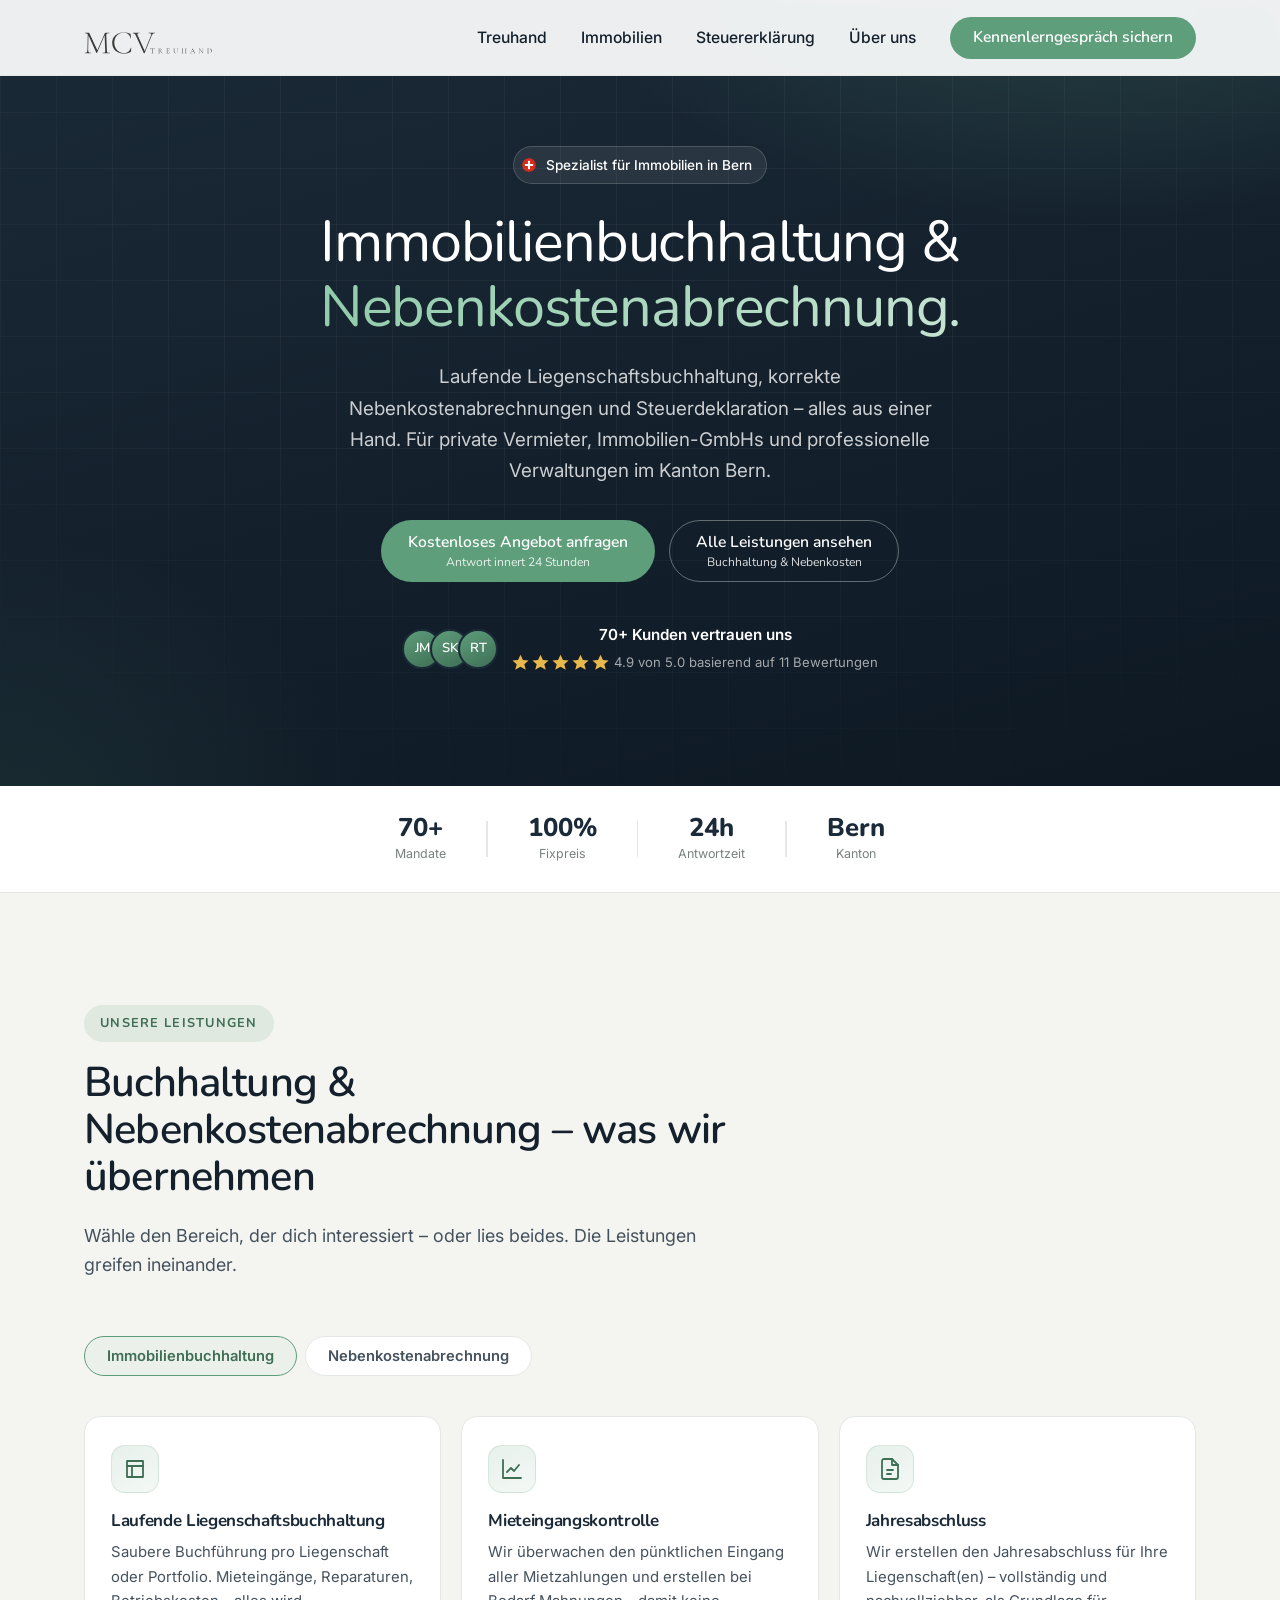
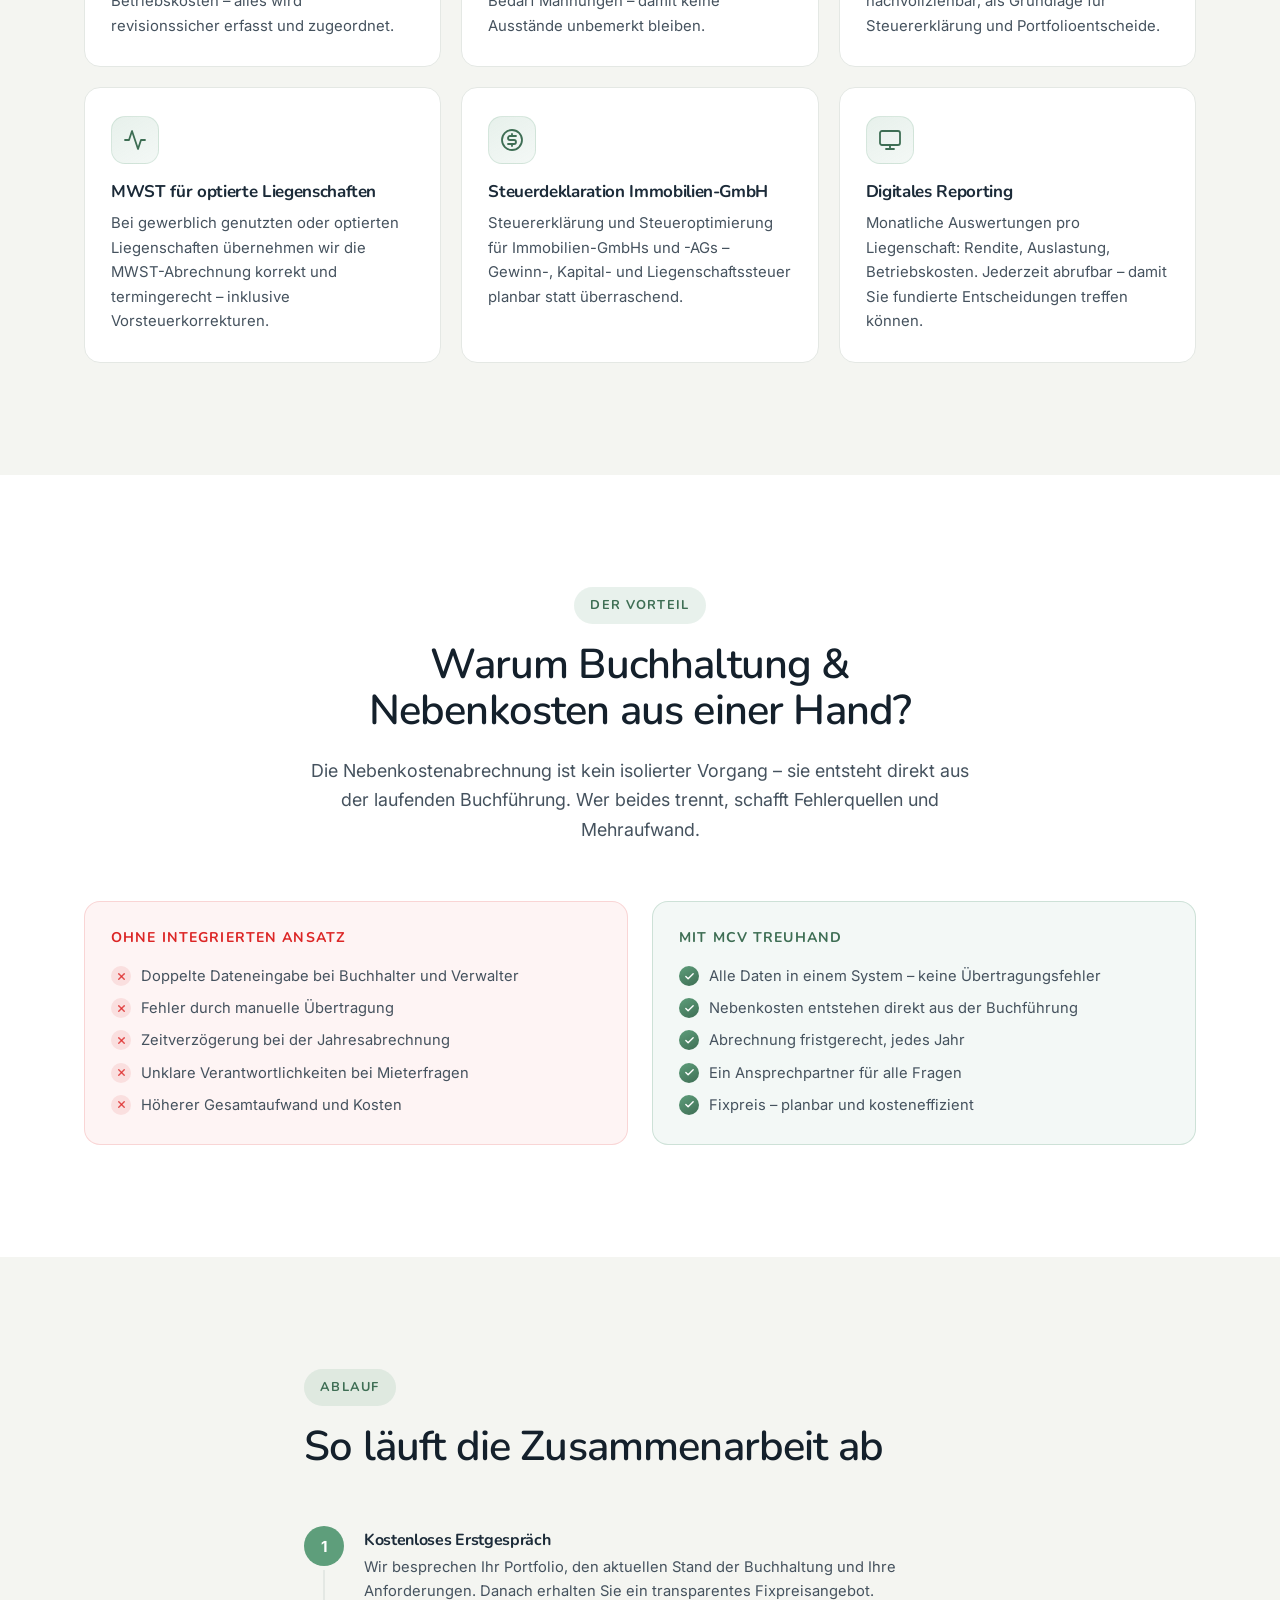
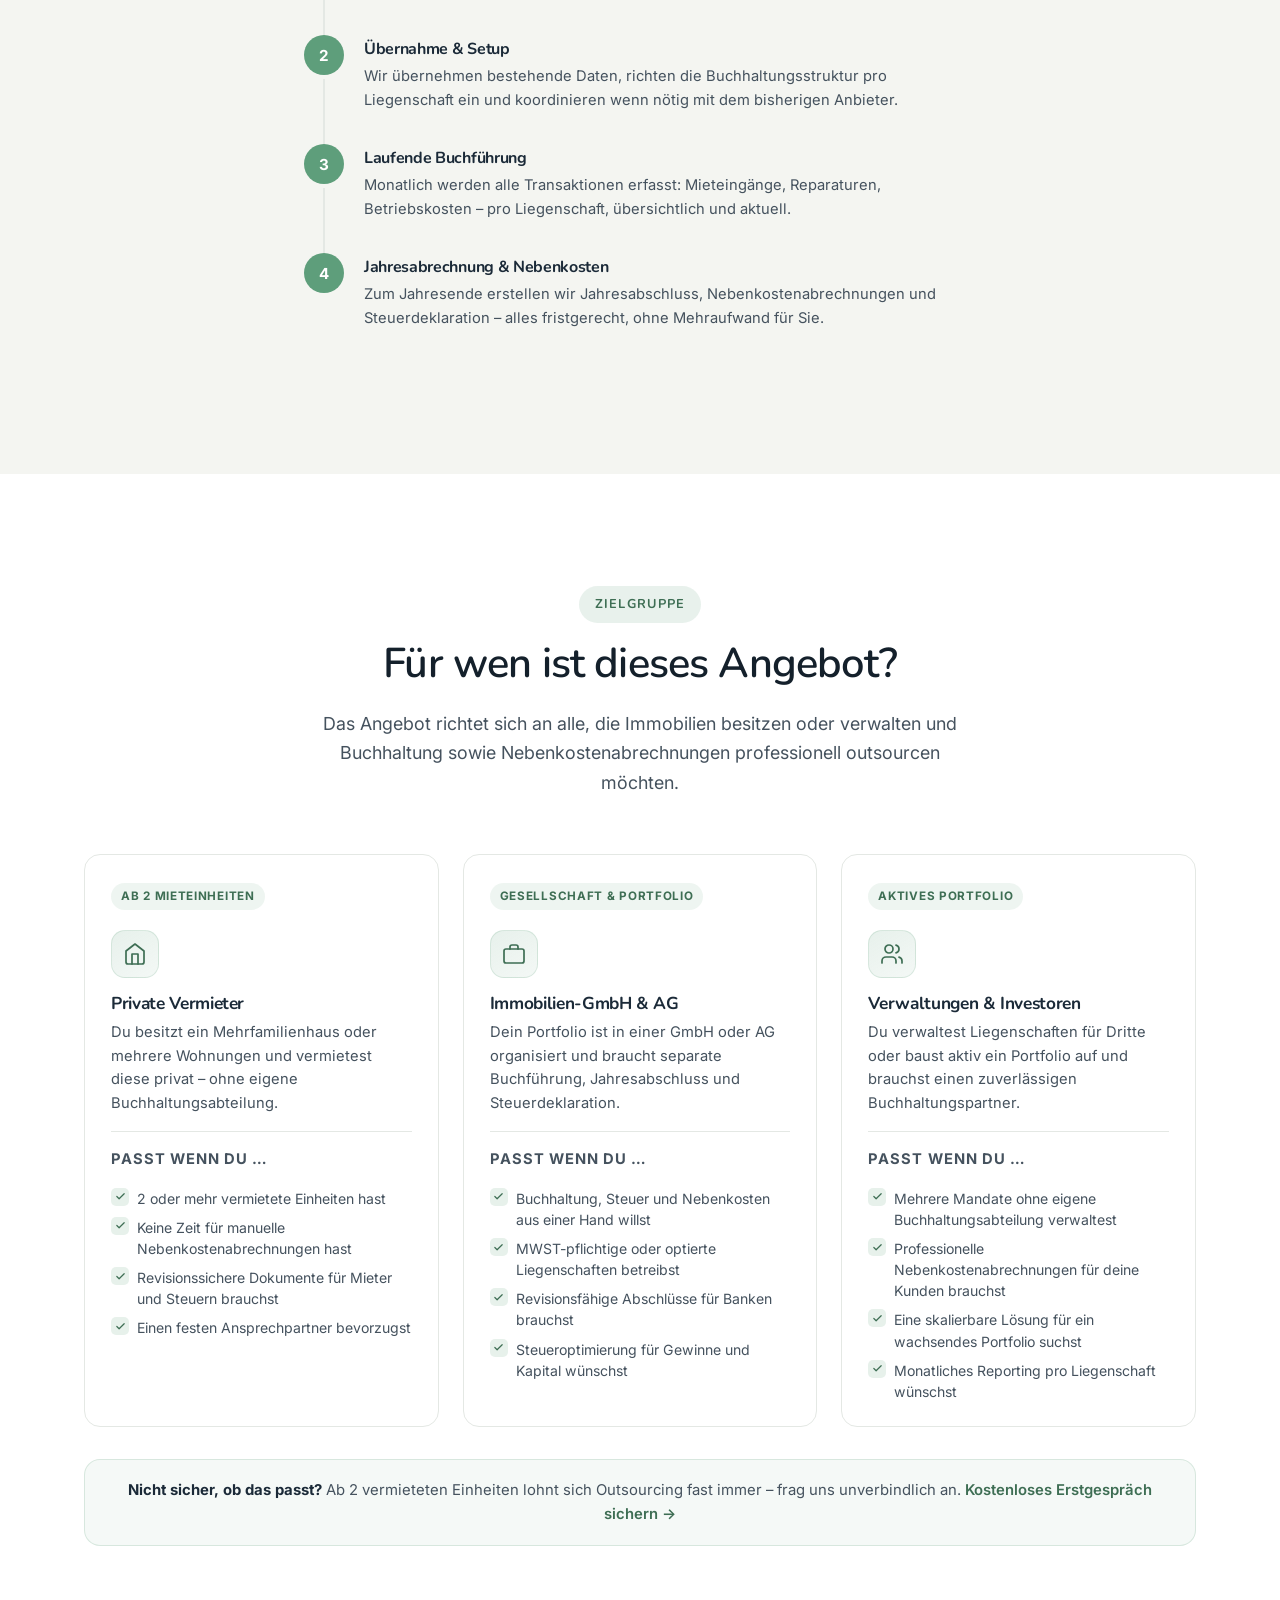
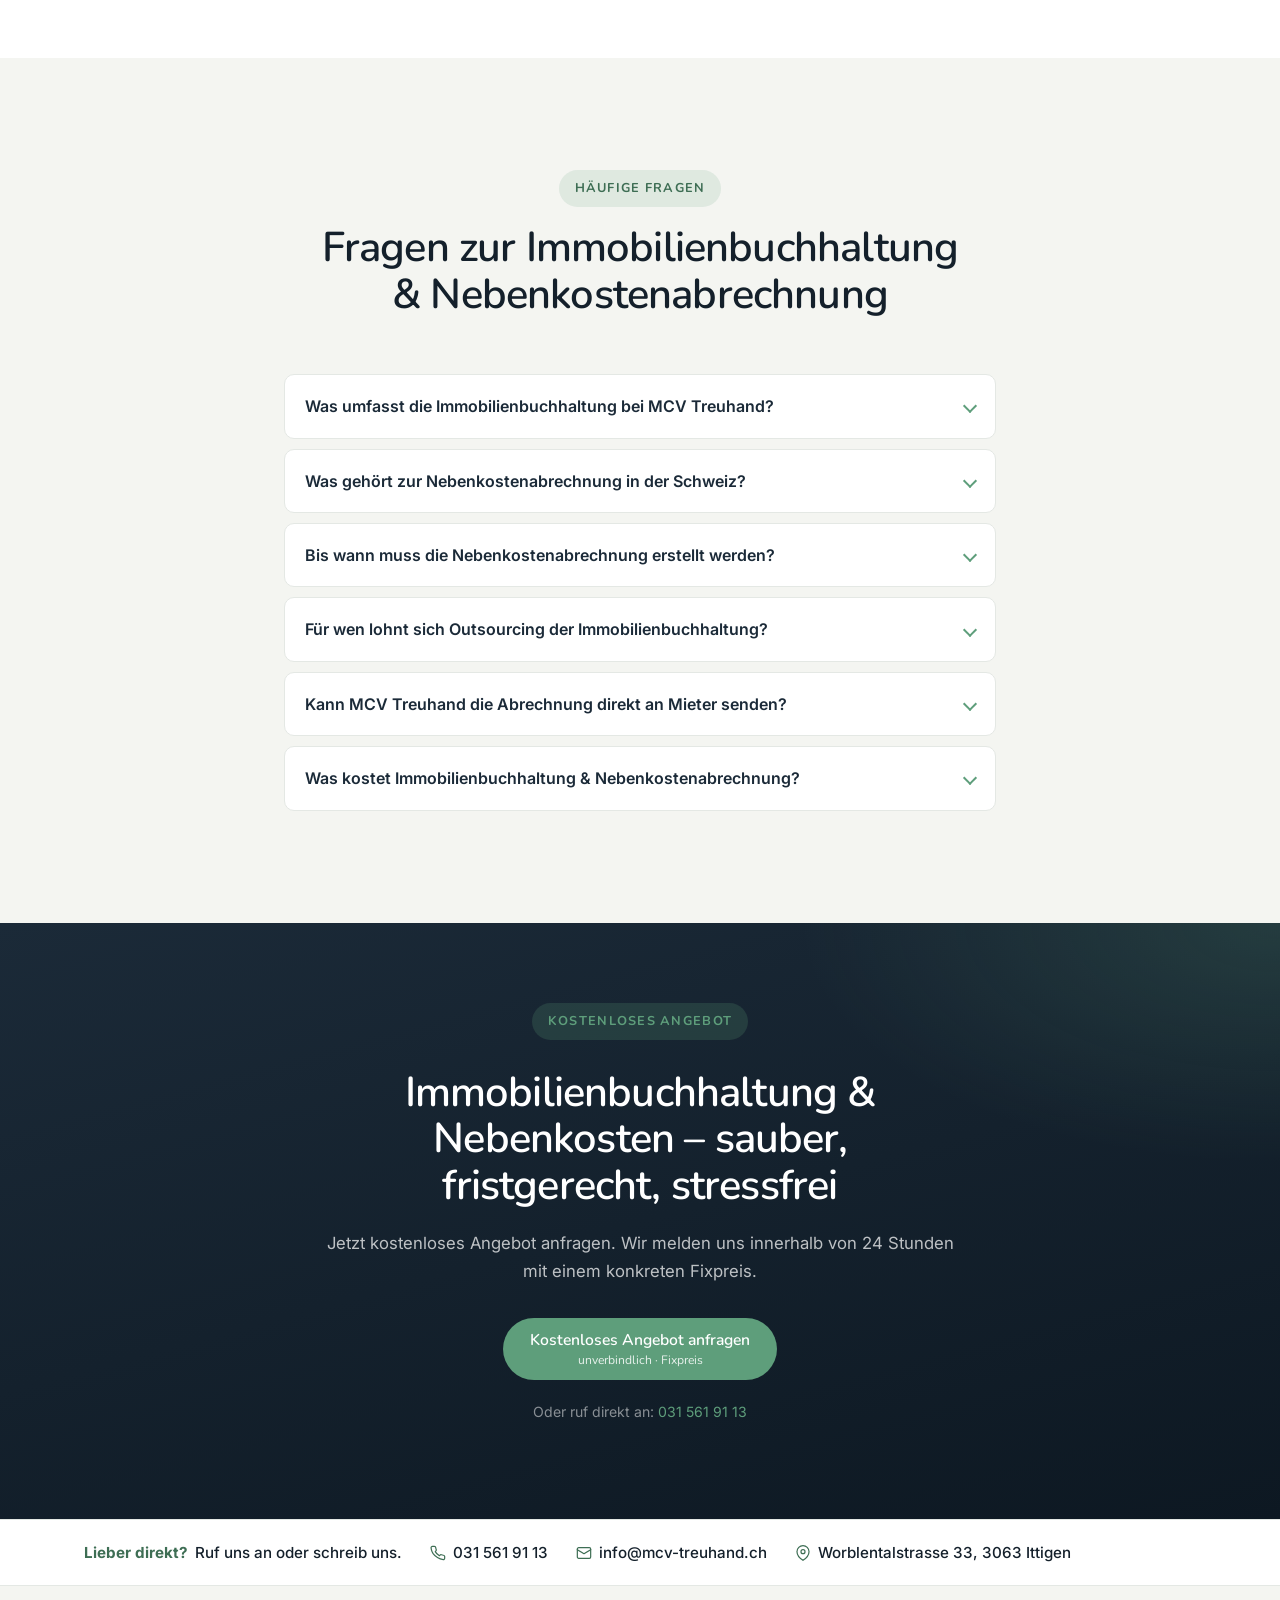
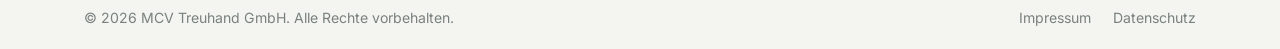
<file: immobilienbuchhaltung.html>
<!DOCTYPE html>
<html lang="de-CH">
<head>
  <meta charset="UTF-8">
  <meta name="viewport" content="width=device-width, initial-scale=1.0">
  <title>Immobilienbuchhaltung & Nebenkostenabrechnung Bern | MCV Treuhand</title>
  <meta name="description" content="Immobilienbuchhaltung & Nebenkostenabrechnung für Liegenschaften in Bern – sauber, fristgerecht, revisionssicher. Für private Vermieter, Immobilien-GmbHs & Verwaltungen. Jetzt anfragen.">
  <meta name="robots" content="index, follow, max-image-preview:large, max-snippet:-1, max-video-preview:-1">
  <link rel="sitemap" type="application/xml" href="/sitemap.xml">
  <meta name="theme-color" content="#1B2A38">
  <meta name="facebook-domain-verification" content="7smv2745a6m0tdqdzve35k7lei5ba5">
  <link rel="canonical" href="https://mcv-treuhand.ch/immobilienbuchhaltung.html">

  <!-- Open Graph -->
  <meta property="og:type" content="website">
  <meta property="og:locale" content="de_CH">
  <meta property="og:site_name" content="MCV Treuhand">
  <meta property="og:title" content="Immobilienbuchhaltung & Nebenkostenabrechnung Bern | MCV Treuhand">
  <meta property="og:description" content="Immobilienbuchhaltung & Nebenkostenabrechnung für Liegenschaften in Bern – sauber, fristgerecht, revisionssicher. Für private Vermieter, GmbHs & Verwaltungen.">
  <meta property="og:url" content="https://mcv-treuhand.ch/immobilienbuchhaltung.html">
  <meta property="og:image" content="https://mcv-treuhand.ch/assets/og-preview.jpg">
  <meta property="og:image:width" content="1200">
  <meta property="og:image:height" content="630">

  <!-- Twitter Card -->
  <meta name="twitter:card" content="summary_large_image">
  <meta name="twitter:title" content="Immobilienbuchhaltung & Nebenkostenabrechnung Bern | MCV Treuhand">
  <meta name="twitter:description" content="Immobilienbuchhaltung & Nebenkostenabrechnung in Bern. Sauber, fristgerecht, revisionssicher. MCV Treuhand.">
  <meta name="twitter:image" content="https://mcv-treuhand.ch/assets/og-preview.jpg">

  <!-- Schema.org -->
  <script type="application/ld+json">
  {
    "@context": "https://schema.org",
    "@type": "Service",
    "name": "Immobilienbuchhaltung & Nebenkostenabrechnung Bern",
    "description": "Professionelle Immobilienbuchhaltung und Nebenkostenabrechnungen für Liegenschaften in Bern. Revisionssicher, fristgerecht, gesetzeskonform.",
    "url": "https://mcv-treuhand.ch/immobilienbuchhaltung.html",
    "serviceType": ["Immobilienbuchhaltung", "Nebenkostenabrechnung", "Betriebskostenabrechnung", "Liegenschaftsbuchhaltung"],
    "provider": {
      "@type": "LocalBusiness",
      "@id": "https://mcv-treuhand.ch/#organization",
      "name": "MCV Treuhand GmbH",
      "telephone": "+41315619113",
      "email": "info@mcv-treuhand.ch",
      "address": {
        "@type": "PostalAddress",
        "streetAddress": "Worblentalstrasse 33",
        "addressLocality": "Ittigen",
        "postalCode": "3063",
        "addressRegion": "BE",
        "addressCountry": "CH"
      }
    },
    "areaServed": [{"@type": "City", "name": "Bern"}, {"@type": "State", "name": "Kanton Bern"}]
  }
  </script>

  <script type="application/ld+json">
  {
    "@context": "https://schema.org",
    "@type": "BreadcrumbList",
    "itemListElement": [
      {"@type": "ListItem", "position": 1, "name": "Startseite", "item": "https://mcv-treuhand.ch/"},
      {"@type": "ListItem", "position": 2, "name": "Immobilien", "item": "https://mcv-treuhand.ch/immobilien.html"},
      {"@type": "ListItem", "position": 3, "name": "Immobilienbuchhaltung & Nebenkostenabrechnung", "item": "https://mcv-treuhand.ch/immobilienbuchhaltung.html"}
    ]
  }
  </script>

  <script type="application/ld+json">
  {
    "@context": "https://schema.org",
    "@type": "FAQPage",
    "mainEntity": [
      {
        "@type": "Question",
        "name": "Was umfasst die Immobilienbuchhaltung bei MCV Treuhand?",
        "acceptedAnswer": {
          "@type": "Answer",
          "text": "Die Immobilienbuchhaltung umfasst: laufende Buchführung pro Liegenschaft, Mieteingangskontrolle, MWST-Abrechnungen für optierte Liegenschaften, Jahresabschluss, Steuerdeklaration für Immobilien-GmbHs sowie Nebenkostenabrechnungen. Alles aus einer Hand, revisionssicher dokumentiert."
        }
      },
      {
        "@type": "Question",
        "name": "Was gehört zur Nebenkostenabrechnung in der Schweiz?",
        "acceptedAnswer": {
          "@type": "Answer",
          "text": "Zur Nebenkostenabrechnung in der Schweiz gehören typischerweise: Heizkosten, Warmwasser, Allgemeinstrom, Hauswartkosten, Kehrichtgebühren, Versicherungsprämien, Aufzugswartung und Gartenpflege. Umlagefähige Kosten richten sich nach Mietvertrag und OR Art. 257b."
        }
      },
      {
        "@type": "Question",
        "name": "Bis wann muss die Nebenkostenabrechnung erstellt werden?",
        "acceptedAnswer": {
          "@type": "Answer",
          "text": "In der Schweiz muss die Nebenkostenabrechnung innert angemessener Frist – üblicherweise 6 Monate nach Ende des Abrechnungsjahres – erstellt werden. MCV Treuhand erstellt Ihre Abrechnung fristgerecht und gesetzeskonform."
        }
      },
      {
        "@type": "Question",
        "name": "Für wen eignet sich Outsourcing der Immobilienbuchhaltung?",
        "acceptedAnswer": {
          "@type": "Answer",
          "text": "Outsourcing lohnt sich für private Vermieter mit mehreren Liegenschaften, Immobilien-GmbHs und professionelle Verwaltungen. Besonders ab 3+ Mieteinheiten ist die Kombination aus laufender Buchhaltung und jährlicher Nebenkostenabrechnung bei einem Spezialisten günstiger als eigenes Personal."
        }
      },
      {
        "@type": "Question",
        "name": "Kann MCV Treuhand die Nebenkostenabrechnung direkt an Mieter versenden?",
        "acceptedAnswer": {
          "@type": "Answer",
          "text": "Ja, auf Wunsch übernehmen wir den gesamten Versand an Ihre Mieter – per Post oder digital – inklusive Anschreiben und Nachzahlungs- bzw. Rückerstattungsberechnung pro Mietpartei."
        }
      },
      {
        "@type": "Question",
        "name": "Was kostet Immobilienbuchhaltung & Nebenkostenabrechnung?",
        "acceptedAnswer": {
          "@type": "Answer",
          "text": "Der Preis richtet sich nach Anzahl Liegenschaften, Mieteinheiten und gewünschtem Leistungsumfang. Wir bieten Fixpreise ohne versteckte Kosten. Fordern Sie ein kostenloses Angebot an – Antwort innert 24 Stunden."
        }
      }
    ]
  }
  </script>

  <!-- Favicon -->
  <link rel="icon" href="data:image/svg+xml,%3Csvg xmlns='http://www.w3.org/2000/svg' viewBox='0 0 64 64'%3E%3Crect width='64' height='64' rx='16' fill='%231B2A38'/%3E%3Ctext x='50%25' y='54%25' font-family='Arial,Helvetica,sans-serif' font-size='26' font-weight='700' fill='%235E9E7B' text-anchor='middle' dominant-baseline='middle'%3EM%3C/text%3E%3C/svg%3E">

  <!-- Fonts -->
  <link rel="preconnect" href="https://fonts.googleapis.com">
  <link rel="preconnect" href="https://fonts.gstatic.com" crossorigin>
  <link href="https://fonts.googleapis.com/css2?family=Inter:wght@400;500;600;700&family=Nunito:wght@500;600;700;800&display=swap" rel="stylesheet">
  <link rel="stylesheet" href="css/style.css">

  <!-- Microsoft Clarity -->
  <script type="text/javascript">
    (function(c,l,a,r,i,t,y){
        c[a]=c[a]||function(){(c[a].q=c[a].q||[]).push(arguments)};
        t=l.createElement(r);t.async=1;t.src="https://www.clarity.ms/tag/"+i;
        y=l.getElementsByTagName(r)[0];y.parentNode.insertBefore(t,y);
    })(window, document, "clarity", "script", "x3bj5l7kkg");
  </script>

  <!-- Google Analytics -->
  <script async src="https://www.googletagmanager.com/gtag/js?id=G-KXM7CEQTQJ"></script>
  <script>
    window.dataLayer = window.dataLayer || [];
    function gtag(){dataLayer.push(arguments);}
    gtag('js', new Date());
    gtag('config', 'G-KXM7CEQTQJ');
  </script>

  <!-- Meta Pixel -->
  <script>
    !function(f,b,e,v,n,t,s)
    {if(f.fbq)return;n=f.fbq=function(){n.callMethod?
    n.callMethod.apply(n,arguments):n.queue.push(arguments)};
    if(!f._fbq)f._fbq=n;n.push=n;n.loaded=!0;n.version='2.0';
    n.queue=[];t=b.createElement(e);t.async=!0;
    t.src=v;s=b.getElementsByTagName(e)[0];
    s.parentNode.insertBefore(t,s)}(window, document,'script',
    'https://connect.facebook.net/en_US/fbevents.js');
    fbq('init', '2583743615428941');
    fbq('track', 'PageView');
  </script>

  <style>
    /* ---- Hero (global .hero class) ---- */
    .nk-hero-inner { max-width: 760px; margin: 0 auto; text-align: center; }
    .hero h1 { font-weight: 400; }

    /* ---- Stats strip ---- */
    .nk-stats-strip { background: var(--bg); border-bottom: 1.5px solid var(--line); padding: 20px 0; }
    .nk-stats-inner { display: flex; align-items: center; justify-content: center; gap: 0; flex-wrap: wrap; }
    .nk-stat { display: flex; flex-direction: column; align-items: center; padding: 8px 40px; }
    .nk-stat__num { font-family: var(--font-head); font-size: 1.6rem; font-weight: 800; color: var(--primary); line-height: 1.1; }
    .nk-stat__lbl { font-size: .78rem; color: var(--ink-3); margin-top: 2px; }
    .nk-stat-divider { width: 1.5px; height: 36px; background: var(--line); flex-shrink: 0; }
    @media (max-width: 520px) { .nk-stat { padding: 8px 20px; } }

    /* ---- Tabs ---- */
    .nk-tab-nav { display: flex; gap: 8px; margin-bottom: 40px; flex-wrap: wrap; }
    .nk-tab-btn {
      padding: 10px 22px; border-radius: var(--radius-pill);
      border: 1.5px solid var(--line); background: #fff;
      font-family: var(--font-body); font-size: .92rem; font-weight: 600;
      color: var(--ink-2); cursor: pointer;
      transition: border-color .18s, color .18s, background .18s;
    }
    .nk-tab-btn.active, .nk-tab-btn:hover {
      border-color: var(--accent); color: var(--accent-700); background: rgba(94,158,123,.06);
    }
    .nk-panel { display: none; }
    .nk-panel.active { display: block; animation: fadeUp .28s var(--ease) both; }

    /* ---- Service cards ---- */
    .nk-card-grid {
      display: grid; grid-template-columns: repeat(auto-fit, minmax(280px, 1fr));
      gap: 20px; margin-top: 32px;
    }
    .nk-card {
      background: #fff; border: 1.5px solid var(--line);
      border-radius: var(--radius); padding: 28px 26px;
      transition: border-color .2s, box-shadow .2s, transform .2s;
      min-width: 0;
    }
    .nk-card:hover { border-color: var(--accent); box-shadow: 0 12px 40px -12px rgba(94,158,123,.22); transform: translateY(-2px); }
    .nk-card__icon {
      width: 48px; height: 48px; border-radius: 14px;
      background: linear-gradient(150deg, rgba(94,158,123,.15), rgba(94,158,123,.07));
      display: flex; align-items: center; justify-content: center;
      margin-bottom: 18px; color: var(--accent-700);
      border: 1px solid rgba(94,158,123,.18);
    }
    .nk-card__icon svg { width: 24px; height: 24px; }
    .nk-card h3 { font-size: 1.06rem; font-weight: 700; margin: 0 0 10px; color: var(--primary); }
    .nk-card p { font-size: .93rem; color: var(--ink-2); line-height: 1.65; margin: 0; }

    /* ---- Compare ---- */
    .nk-compare {
      display: grid; grid-template-columns: 1fr 1fr; gap: 24px; margin-top: 32px;
    }
    .nk-compare-col { border-radius: var(--radius); padding: 28px 26px; }
    .nk-compare-col--bad { background: rgba(220,38,38,.05); border: 1.5px solid rgba(220,38,38,.15); }
    .nk-compare-col--good { background: rgba(94,158,123,.07); border: 1.5px solid rgba(94,158,123,.25); }
    .nk-compare-col h4 { font-size: .88rem; font-weight: 700; margin: 0 0 20px; text-transform: uppercase; letter-spacing: .08em; display: flex; align-items: center; gap: 8px; }
    .nk-compare-col--bad h4 { color: #DC2626; }
    .nk-compare-col--good h4 { color: var(--accent-700); }
    .nk-compare-col ul { list-style: none; padding: 0; margin: 0; display: flex; flex-direction: column; gap: 10px; }
    .nk-compare-col li { font-size: .92rem; color: var(--ink-2); display: flex; gap: 10px; line-height: 1.5; align-items: flex-start; }
    .nk-compare-col li .mk { width: 20px; height: 20px; border-radius: 50%; display: grid; place-items: center; flex: none; margin-top: 1px; }
    .nk-compare-col--bad .mk { background: rgba(220,38,38,.1); }
    .nk-compare-col--good .mk { background: linear-gradient(150deg, var(--accent), var(--accent-700)); }

    /* ---- Steps ---- */
    .nk-steps { display: flex; flex-direction: column; gap: 0; margin-top: 32px; }
    .nk-step { display: flex; gap: 20px; padding-bottom: 32px; position: relative; }
    .nk-step:not(:last-child)::before {
      content: ""; position: absolute; left: 19px; top: 44px;
      width: 2px; bottom: 0; background: var(--line);
    }
    .nk-step__num {
      flex-shrink: 0; width: 40px; height: 40px; border-radius: 50%;
      background: var(--accent); color: #fff; display: flex; align-items: center;
      justify-content: center; font-weight: 700; font-size: .95rem; z-index: 1;
    }
    .nk-step__body { padding-top: 6px; }
    .nk-step__body h4 { font-size: 1rem; font-weight: 700; margin: 0 0 6px; color: var(--primary); }
    .nk-step__body p { font-size: .92rem; color: var(--ink-2); margin: 0; line-height: 1.6; }

    /* ---- Audience cards (Für wen) ---- */
    .nk-audience-grid {
      display: grid; grid-template-columns: repeat(3, 1fr);
      gap: 24px; margin-top: 40px;
    }
    .nk-audience-card {
      background: #fff; border: 1.5px solid var(--line);
      border-radius: var(--radius); padding: 28px 26px 24px;
      display: flex; flex-direction: column;
      transition: border-color .2s, box-shadow .2s;
    }
    .nk-audience-card:hover { border-color: var(--accent); box-shadow: 0 12px 40px -12px rgba(94,158,123,.18); }
    .nk-audience-badge {
      display: inline-flex; align-items: center;
      background: rgba(94,158,123,.1); color: var(--accent-700);
      font-size: .73rem; font-weight: 700; letter-spacing: .06em; text-transform: uppercase;
      padding: 4px 10px; border-radius: var(--radius-pill);
      margin-bottom: 20px; width: fit-content;
    }
    .nk-audience-card__icon {
      width: 48px; height: 48px; border-radius: 14px;
      background: linear-gradient(150deg, rgba(94,158,123,.15), rgba(94,158,123,.07));
      display: flex; align-items: center; justify-content: center;
      color: var(--accent-700); border: 1px solid rgba(94,158,123,.18);
      margin-bottom: 16px; flex: none;
    }
    .nk-audience-card h3 { font-size: 1.08rem; font-weight: 700; color: var(--primary); margin: 0 0 8px; }
    .nk-audience-card > p { font-size: .92rem; color: var(--ink-2); margin: 0 0 16px; line-height: 1.6; }
    .nk-when-label {
      font-size: .73rem; font-weight: 700; color: var(--ink-3);
      text-transform: uppercase; letter-spacing: .07em;
      border-top: 1px solid var(--line); padding-top: 16px; margin: auto 0 10px;
    }
    .nk-audience-card ul { list-style: none; padding: 0; margin: 0; display: flex; flex-direction: column; gap: 8px; }
    .nk-audience-card li { font-size: .88rem; color: var(--ink-2); display: flex; gap: 8px; align-items: flex-start; line-height: 1.5; }
    .nk-audience-card .tick {
      width: 18px; height: 18px; border-radius: 5px;
      background: rgba(94,158,123,.15); color: var(--accent-700);
      display: grid; place-items: center; flex: none;
    }
    .nk-audience-card .tick svg { width: 11px; height: 11px; }
    .nk-audience-note {
      margin-top: 32px; padding: 18px 24px;
      background: rgba(94,158,123,.06); border: 1.5px solid rgba(94,158,123,.2);
      border-radius: var(--radius); font-size: .93rem; color: var(--ink-2); text-align: center;
    }
    .nk-audience-note strong { color: var(--primary); }
    .nk-audience-note a { color: var(--accent-700); font-weight: 600; text-decoration: none; }
    .nk-audience-note a:hover { text-decoration: underline; }

    h1, h2, h3, h4 { overflow-wrap: break-word; }

    @media (max-width: 760px) { .nk-audience-grid { grid-template-columns: 1fr; } }
    @media (max-width: 600px) {
      .nk-compare { grid-template-columns: 1fr; }
      .nk-stats-inner { gap: 0; }
    }
    @media (max-width: 480px) {
      .nk-card { padding: 22px 18px; }
      .nk-audience-card { padding: 22px 18px 20px; }
    }
  </style>
</head>
<body>

  <header class="nav nav--solid" id="nav">
    <div class="nav__inner">
      <a href="index.html" class="logo" aria-label="MCV Treuhand Startseite">
        <img src="assets/logo.svg" class="logo__img" alt="MCV Treuhand" width="142" height="44">
      </a>
      <nav aria-label="Hauptnavigation">
        <ul class="nav__menu" id="navMenu">
          <li><a class="nav__link" href="index.html">Treuhand</a></li>
          <li><a class="nav__link nav__link--active" href="immobilien.html">Immobilien</a></li>
          <li><a class="nav__link" href="steuern.html">Steuererklärung</a></li>
          <li><a class="nav__link" href="ueber-uns.html">Über uns</a></li>
          <li><a class="btn btn--primary nav__cta" href="index.html#kontakt">Kennenlerngespräch sichern</a></li>
        </ul>
      </nav>
      <button class="nav__toggle" id="navToggle" aria-label="Menü öffnen" aria-expanded="false" aria-controls="navMenu">
        <span></span>
      </button>
    </div>
  </header>

  <main>

    <!-- Hero -->
    <section class="hero">
      <div class="container">
        <div class="nk-hero-inner">
          <span class="hero__pill">
            <b aria-label="Schweiz"><svg viewBox="0 0 20 20" width="18" height="18" fill="none"><rect width="20" height="20" rx="10" fill="#D52B1E"/><rect x="8.5" y="4" width="3" height="12" rx="1" fill="#fff"/><rect x="4" y="8.5" width="12" height="3" rx="1" fill="#fff"/></svg></b>
            Spezialist für Immobilien in Bern
          </span>
          <h1>Immobilienbuchhaltung &amp;<br><span class="hl">Nebenkostenabrechnung.</span></h1>
          <p class="hero__sub" style="margin: 0 auto 34px; max-width: 600px;">Laufende Liegenschaftsbuchhaltung, korrekte Nebenkostenabrechnungen und Steuerdeklaration – alles aus einer Hand. Für private Vermieter, Immobilien-GmbHs und professionelle Verwaltungen im Kanton Bern.</p>
          <div style="display:flex; gap:14px; justify-content:center; flex-wrap:wrap; margin-bottom:40px;">
            <a href="index.html#kontakt" class="btn btn--primary btn--stack">Kostenloses Angebot anfragen <small>Antwort innert 24 Stunden</small></a>
            <a href="#leistungen" class="btn btn--ghost btn--stack">Alle Leistungen ansehen <small>Buchhaltung &amp; Nebenkosten</small></a>
          </div>
          <div class="hero__rating" style="justify-content:center;">
            <div class="hero__avatars"><span>JM</span><span>SK</span><span>RT</span></div>
            <div class="hero__rating-text">
              <b>70+ Kunden vertrauen uns</b>
              <span class="stars">
                <svg viewBox="0 0 20 20" width="15" height="15" fill="#FBBF24"><polygon points="10,1 12.9,7 19.5,7.6 14.5,12 16.2,18.5 10,15 3.8,18.5 5.5,12 0.5,7.6 7.1,7"/></svg>
                <svg viewBox="0 0 20 20" width="15" height="15" fill="#FBBF24"><polygon points="10,1 12.9,7 19.5,7.6 14.5,12 16.2,18.5 10,15 3.8,18.5 5.5,12 0.5,7.6 7.1,7"/></svg>
                <svg viewBox="0 0 20 20" width="15" height="15" fill="#FBBF24"><polygon points="10,1 12.9,7 19.5,7.6 14.5,12 16.2,18.5 10,15 3.8,18.5 5.5,12 0.5,7.6 7.1,7"/></svg>
                <svg viewBox="0 0 20 20" width="15" height="15" fill="#FBBF24"><polygon points="10,1 12.9,7 19.5,7.6 14.5,12 16.2,18.5 10,15 3.8,18.5 5.5,12 0.5,7.6 7.1,7"/></svg>
                <svg viewBox="0 0 20 20" width="15" height="15" fill="#FBBF24"><polygon points="10,1 12.9,7 19.5,7.6 14.5,12 16.2,18.5 10,15 3.8,18.5 5.5,12 0.5,7.6 7.1,7"/></svg>
              </span>
              <small>4.9 von 5.0 basierend auf 11 Bewertungen</small>
            </div>
          </div>
        </div>
      </div>
    </section>

    <!-- Stats strip -->
    <div class="nk-stats-strip">
      <div class="container">
        <div class="nk-stats-inner">
          <div class="nk-stat"><span class="nk-stat__num">70+</span><span class="nk-stat__lbl">Mandate</span></div>
          <div class="nk-stat-divider"></div>
          <div class="nk-stat"><span class="nk-stat__num">100%</span><span class="nk-stat__lbl">Fixpreis</span></div>
          <div class="nk-stat-divider"></div>
          <div class="nk-stat"><span class="nk-stat__num">24h</span><span class="nk-stat__lbl">Antwortzeit</span></div>
          <div class="nk-stat-divider"></div>
          <div class="nk-stat"><span class="nk-stat__num">Bern</span><span class="nk-stat__lbl">Kanton</span></div>
        </div>
      </div>
    </div>

    <!-- Tab section -->
    <section class="section section--soft" id="leistungen">
      <div class="container">
        <div class="section-head reveal">
          <span class="eyebrow">Unsere Leistungen</span>
          <h2>Buchhaltung &amp; Nebenkostenabrechnung – was wir übernehmen</h2>
          <p class="lead">Wähle den Bereich, der dich interessiert – oder lies beides. Die Leistungen greifen ineinander.</p>
        </div>

        <div class="nk-tab-nav" role="tablist">
          <button class="nk-tab-btn active" data-tab="buchhaltung" role="tab" aria-selected="true">Immobilienbuchhaltung</button>
          <button class="nk-tab-btn" data-tab="nebenkosten" role="tab" aria-selected="false">Nebenkostenabrechnung</button>
        </div>

        <!-- Tab: Immobilienbuchhaltung -->
        <div class="nk-panel active" id="tab-buchhaltung" role="tabpanel">
          <div class="nk-card-grid">
            <div class="nk-card">
              <div class="nk-card__icon">
                <svg viewBox="0 0 24 24" fill="none" stroke="currentColor" stroke-width="1.8" stroke-linecap="round" stroke-linejoin="round"><path d="M4 4h16v16H4z"/><path d="M4 9h16M9 9v11"/></svg>
              </div>
              <h3>Laufende Liegenschaftsbuchhaltung</h3>
              <p>Saubere Buchführung pro Liegenschaft oder Portfolio. Mieteingänge, Reparaturen, Betriebskosten – alles wird revisionssicher erfasst und zugeordnet.</p>
            </div>
            <div class="nk-card">
              <div class="nk-card__icon">
                <svg viewBox="0 0 24 24" fill="none" stroke="currentColor" stroke-width="1.8" stroke-linecap="round" stroke-linejoin="round"><path d="M3 3v18h18"/><path d="M7 15l4-4 3 3 5-6"/></svg>
              </div>
              <h3>Mieteingangskontrolle</h3>
              <p>Wir überwachen den pünktlichen Eingang aller Mietzahlungen und erstellen bei Bedarf Mahnungen – damit keine Ausstände unbemerkt bleiben.</p>
            </div>
            <div class="nk-card">
              <div class="nk-card__icon">
                <svg viewBox="0 0 24 24" fill="none" stroke="currentColor" stroke-width="1.8" stroke-linecap="round" stroke-linejoin="round"><path d="M14 2H6a2 2 0 0 0-2 2v16a2 2 0 0 0 2 2h12a2 2 0 0 0 2-2V8z"/><path d="M14 2v6h6M9 13h6M9 17h4"/></svg>
              </div>
              <h3>Jahresabschluss</h3>
              <p>Wir erstellen den Jahresabschluss für Ihre Liegenschaft(en) – vollständig und nachvollziehbar, als Grundlage für Steuererklärung und Portfolioentscheide.</p>
            </div>
            <div class="nk-card">
              <div class="nk-card__icon">
                <svg viewBox="0 0 24 24" fill="none" stroke="currentColor" stroke-width="1.8" stroke-linecap="round" stroke-linejoin="round"><path d="M22 12h-4l-3 9L9 3l-3 9H2"/></svg>
              </div>
              <h3>MWST für optierte Liegenschaften</h3>
              <p>Bei gewerblich genutzten oder optierten Liegenschaften übernehmen wir die MWST-Abrechnung korrekt und termingerecht – inklusive Vorsteuerkorrekturen.</p>
            </div>
            <div class="nk-card">
              <div class="nk-card__icon">
                <svg viewBox="0 0 24 24" fill="none" stroke="currentColor" stroke-width="1.8" stroke-linecap="round" stroke-linejoin="round"><circle cx="12" cy="12" r="10"/><path d="M16 8h-6a2 2 0 1 0 0 4h4a2 2 0 1 1 0 4H8"/><line x1="12" y1="6" x2="12" y2="8"/><line x1="12" y1="16" x2="12" y2="18"/></svg>
              </div>
              <h3>Steuerdeklaration Immobilien-GmbH</h3>
              <p>Steuererklärung und Steueroptimierung für Immobilien-GmbHs und -AGs – Gewinn-, Kapital- und Liegenschaftssteuer planbar statt überraschend.</p>
            </div>
            <div class="nk-card">
              <div class="nk-card__icon">
                <svg viewBox="0 0 24 24" fill="none" stroke="currentColor" stroke-width="1.8" stroke-linecap="round" stroke-linejoin="round"><rect x="2" y="3" width="20" height="14" rx="2"/><path d="M8 21h8M12 17v4"/></svg>
              </div>
              <h3>Digitales Reporting</h3>
              <p>Monatliche Auswertungen pro Liegenschaft: Rendite, Auslastung, Betriebskosten. Jederzeit abrufbar – damit Sie fundierte Entscheidungen treffen können.</p>
            </div>
          </div>
        </div>

        <!-- Tab: Nebenkostenabrechnung -->
        <div class="nk-panel" id="tab-nebenkosten" role="tabpanel">
          <div class="nk-card-grid">
            <div class="nk-card">
              <div class="nk-card__icon">
                <svg viewBox="0 0 24 24" fill="none" stroke="currentColor" stroke-width="1.8" stroke-linecap="round" stroke-linejoin="round"><path d="M17 9V7a2 2 0 0 0-2-2H5a2 2 0 0 0-2 2v6a2 2 0 0 0 2 2h2"/><rect x="9" y="11" width="12" height="10" rx="2"/><circle cx="15" cy="16" r="1"/></svg>
              </div>
              <h3>Heiz- &amp; Warmwasserkosten</h3>
              <p>Verbrauchsgerechte Aufteilung gemäss EnG und VHKA. Wir berücksichtigen Heizkostenverteiler, Gradtagszahlen und die gesetzlichen Mindestanforderungen.</p>
            </div>
            <div class="nk-card">
              <div class="nk-card__icon">
                <svg viewBox="0 0 24 24" fill="none" stroke="currentColor" stroke-width="1.8" stroke-linecap="round" stroke-linejoin="round"><rect x="2" y="3" width="20" height="14" rx="2"/><path d="M8 21h8M12 17v4"/></svg>
              </div>
              <h3>Allgemeine Betriebskosten</h3>
              <p>Allgemeinstrom, Lift, Kehricht, Hauswart, Reinigung, Gartenpflege, Versicherungsprämien – korrekt erfasst, sachgerecht auf die Mieter verteilt.</p>
            </div>
            <div class="nk-card">
              <div class="nk-card__icon">
                <svg viewBox="0 0 24 24" fill="none" stroke="currentColor" stroke-width="1.8" stroke-linecap="round" stroke-linejoin="round"><path d="M14 2H6a2 2 0 0 0-2 2v16a2 2 0 0 0 2 2h12a2 2 0 0 0 2-2V8z"/><path d="M14 2v6h6M9 13h6M9 17h4"/></svg>
              </div>
              <h3>Revisionssichere Dokumentation</h3>
              <p>Alle Abrechnungen mit Belegen, Verteilschlüsseln und Aufstellung – transparent für Mieter, standhaft gegenüber Mieterorganisationen und Gerichten.</p>
            </div>
            <div class="nk-card">
              <div class="nk-card__icon">
                <svg viewBox="0 0 24 24" fill="none" stroke="currentColor" stroke-width="1.8" stroke-linecap="round" stroke-linejoin="round"><path d="M22 16.92v3a2 2 0 0 1-2.18 2 19.79 19.79 0 0 1-8.63-3.07A19.5 19.5 0 0 1 4.69 13a19.79 19.79 0 0 1-3.07-8.67A2 2 0 0 1 3.6 2.18h3a2 2 0 0 1 2 1.72c.127.96.361 1.903.7 2.81a2 2 0 0 1-.45 2.11L7.91 9.91a16 16 0 0 0 6.18 6.18l.95-.95a2 2 0 0 1 2.11-.45c.907.339 1.85.573 2.81.7A2 2 0 0 1 22 17z"/></svg>
              </div>
              <h3>Mieterversand &amp; Kommunikation</h3>
              <p>Auf Wunsch verschicken wir die Abrechnungen direkt an Ihre Mieter – per Post oder digital – inklusive Nachzahlungs- bzw. Rückerstattungsberechnung.</p>
            </div>
            <div class="nk-card">
              <div class="nk-card__icon">
                <svg viewBox="0 0 24 24" fill="none" stroke="currentColor" stroke-width="1.8" stroke-linecap="round" stroke-linejoin="round"><circle cx="12" cy="12" r="10"/><path d="M9.09 9a3 3 0 0 1 5.83 1c0 2-3 3-3 3M12 17h.01"/></svg>
              </div>
              <h3>Akonto-Optimierung</h3>
              <p>Wir prüfen jährlich, ob Ihre Akonto-Zahlungen realistisch angesetzt sind – um grosse Nachzahlungen für Mieter und Rückerstattungen für Sie zu vermeiden.</p>
            </div>
            <div class="nk-card">
              <div class="nk-card__icon">
                <svg viewBox="0 0 24 24" fill="none" stroke="currentColor" stroke-width="1.8" stroke-linecap="round" stroke-linejoin="round"><path d="M12 22s8-4 8-10V5l-8-3-8 3v7c0 6 8 10 8 10z"/></svg>
              </div>
              <h3>Streitprävention</h3>
              <p>Korrekte Verteilschlüssel und transparente Belege schützen Sie vor Anfragen durch Mieterorganisationen und vermeiden Streitigkeiten vor Mietgericht.</p>
            </div>
          </div>
        </div>
      </div>
    </section>

    <!-- Warum beides zusammen -->
    <section class="section">
      <div class="container">
        <div class="section-head center reveal">
          <span class="eyebrow">Der Vorteil</span>
          <h2>Warum Buchhaltung &amp; Nebenkosten aus einer Hand?</h2>
          <p class="lead">Die Nebenkostenabrechnung ist kein isolierter Vorgang – sie entsteht direkt aus der laufenden Buchführung. Wer beides trennt, schafft Fehlerquellen und Mehraufwand.</p>
        </div>

        <div class="nk-compare reveal">
          <div class="nk-compare-col nk-compare-col--bad">
            <h4>Ohne integrierten Ansatz</h4>
            <ul>
              <li><span class="mk"><svg viewBox="0 0 24 24" fill="none" stroke="rgba(220,38,38,.8)" stroke-width="3" stroke-linecap="round" stroke-linejoin="round" width="11" height="11"><line x1="18" y1="6" x2="6" y2="18"/><line x1="6" y1="6" x2="18" y2="18"/></svg></span>Doppelte Dateneingabe bei Buchhalter und Verwalter</li>
              <li><span class="mk"><svg viewBox="0 0 24 24" fill="none" stroke="rgba(220,38,38,.8)" stroke-width="3" stroke-linecap="round" stroke-linejoin="round" width="11" height="11"><line x1="18" y1="6" x2="6" y2="18"/><line x1="6" y1="6" x2="18" y2="18"/></svg></span>Fehler durch manuelle Übertragung</li>
              <li><span class="mk"><svg viewBox="0 0 24 24" fill="none" stroke="rgba(220,38,38,.8)" stroke-width="3" stroke-linecap="round" stroke-linejoin="round" width="11" height="11"><line x1="18" y1="6" x2="6" y2="18"/><line x1="6" y1="6" x2="18" y2="18"/></svg></span>Zeitverzögerung bei der Jahresabrechnung</li>
              <li><span class="mk"><svg viewBox="0 0 24 24" fill="none" stroke="rgba(220,38,38,.8)" stroke-width="3" stroke-linecap="round" stroke-linejoin="round" width="11" height="11"><line x1="18" y1="6" x2="6" y2="18"/><line x1="6" y1="6" x2="18" y2="18"/></svg></span>Unklare Verantwortlichkeiten bei Mieterfragen</li>
              <li><span class="mk"><svg viewBox="0 0 24 24" fill="none" stroke="rgba(220,38,38,.8)" stroke-width="3" stroke-linecap="round" stroke-linejoin="round" width="11" height="11"><line x1="18" y1="6" x2="6" y2="18"/><line x1="6" y1="6" x2="18" y2="18"/></svg></span>Höherer Gesamtaufwand und Kosten</li>
            </ul>
          </div>
          <div class="nk-compare-col nk-compare-col--good">
            <h4>Mit MCV Treuhand</h4>
            <ul>
              <li><span class="mk"><svg viewBox="0 0 24 24" fill="none" stroke="#fff" stroke-width="3" stroke-linecap="round" stroke-linejoin="round" width="11" height="11"><polyline points="20 6 9 17 4 12"/></svg></span>Alle Daten in einem System – keine Übertragungsfehler</li>
              <li><span class="mk"><svg viewBox="0 0 24 24" fill="none" stroke="#fff" stroke-width="3" stroke-linecap="round" stroke-linejoin="round" width="11" height="11"><polyline points="20 6 9 17 4 12"/></svg></span>Nebenkosten entstehen direkt aus der Buchführung</li>
              <li><span class="mk"><svg viewBox="0 0 24 24" fill="none" stroke="#fff" stroke-width="3" stroke-linecap="round" stroke-linejoin="round" width="11" height="11"><polyline points="20 6 9 17 4 12"/></svg></span>Abrechnung fristgerecht, jedes Jahr</li>
              <li><span class="mk"><svg viewBox="0 0 24 24" fill="none" stroke="#fff" stroke-width="3" stroke-linecap="round" stroke-linejoin="round" width="11" height="11"><polyline points="20 6 9 17 4 12"/></svg></span>Ein Ansprechpartner für alle Fragen</li>
              <li><span class="mk"><svg viewBox="0 0 24 24" fill="none" stroke="#fff" stroke-width="3" stroke-linecap="round" stroke-linejoin="round" width="11" height="11"><polyline points="20 6 9 17 4 12"/></svg></span>Fixpreis – planbar und kosteneffizient</li>
            </ul>
          </div>
        </div>
      </div>
    </section>

    <!-- So funktioniert es -->
    <section class="section section--soft">
      <div class="container" style="max-width:720px">
        <div class="section-head reveal">
          <span class="eyebrow">Ablauf</span>
          <h2>So läuft die Zusammenarbeit ab</h2>
        </div>
        <div class="nk-steps reveal">
          <div class="nk-step">
            <div class="nk-step__num">1</div>
            <div class="nk-step__body">
              <h4>Kostenloses Erstgespräch</h4>
              <p>Wir besprechen Ihr Portfolio, den aktuellen Stand der Buchhaltung und Ihre Anforderungen. Danach erhalten Sie ein transparentes Fixpreisangebot.</p>
            </div>
          </div>
          <div class="nk-step">
            <div class="nk-step__num">2</div>
            <div class="nk-step__body">
              <h4>Übernahme &amp; Setup</h4>
              <p>Wir übernehmen bestehende Daten, richten die Buchhaltungsstruktur pro Liegenschaft ein und koordinieren wenn nötig mit dem bisherigen Anbieter.</p>
            </div>
          </div>
          <div class="nk-step">
            <div class="nk-step__num">3</div>
            <div class="nk-step__body">
              <h4>Laufende Buchführung</h4>
              <p>Monatlich werden alle Transaktionen erfasst: Mieteingänge, Reparaturen, Betriebskosten – pro Liegenschaft, übersichtlich und aktuell.</p>
            </div>
          </div>
          <div class="nk-step">
            <div class="nk-step__num">4</div>
            <div class="nk-step__body">
              <h4>Jahresabrechnung &amp; Nebenkosten</h4>
              <p>Zum Jahresende erstellen wir Jahresabschluss, Nebenkostenabrechnungen und Steuerdeklaration – alles fristgerecht, ohne Mehraufwand für Sie.</p>
            </div>
          </div>
        </div>
      </div>
    </section>

    <!-- Für wen -->
    <section class="section" id="fuer-wen">
      <div class="container">
        <div class="section-head center reveal">
          <span class="eyebrow">Zielgruppe</span>
          <h2>Für wen ist dieses Angebot?</h2>
          <p class="lead">Das Angebot richtet sich an alle, die Immobilien besitzen oder verwalten und Buchhaltung sowie Nebenkostenabrechnungen professionell outsourcen möchten.</p>
        </div>
        <div class="nk-audience-grid reveal">

          <!-- Private Vermieter -->
          <div class="nk-audience-card">
            <span class="nk-audience-badge">Ab 2 Mieteinheiten</span>
            <div class="nk-audience-card__icon">
              <svg viewBox="0 0 24 24" fill="none" stroke="currentColor" stroke-width="1.7" stroke-linecap="round" stroke-linejoin="round" width="24" height="24"><path d="M3 9l9-7 9 7v11a2 2 0 0 1-2 2H5a2 2 0 0 1-2-2z"/><polyline points="9 22 9 12 15 12 15 22"/></svg>
            </div>
            <h3>Private Vermieter</h3>
            <p>Du besitzt ein Mehrfamilienhaus oder mehrere Wohnungen und vermietest diese privat – ohne eigene Buchhaltungsabteilung.</p>
            <p class="nk-when-label">Passt wenn du …</p>
            <ul>
              <li><span class="tick"><svg viewBox="0 0 24 24" fill="none" stroke="currentColor" stroke-width="2.6" stroke-linecap="round" stroke-linejoin="round"><polyline points="20 6 9 17 4 12"/></svg></span>2 oder mehr vermietete Einheiten hast</li>
              <li><span class="tick"><svg viewBox="0 0 24 24" fill="none" stroke="currentColor" stroke-width="2.6" stroke-linecap="round" stroke-linejoin="round"><polyline points="20 6 9 17 4 12"/></svg></span>Keine Zeit für manuelle Nebenkostenabrechnungen hast</li>
              <li><span class="tick"><svg viewBox="0 0 24 24" fill="none" stroke="currentColor" stroke-width="2.6" stroke-linecap="round" stroke-linejoin="round"><polyline points="20 6 9 17 4 12"/></svg></span>Revisionssichere Dokumente für Mieter und Steuern brauchst</li>
              <li><span class="tick"><svg viewBox="0 0 24 24" fill="none" stroke="currentColor" stroke-width="2.6" stroke-linecap="round" stroke-linejoin="round"><polyline points="20 6 9 17 4 12"/></svg></span>Einen festen Ansprechpartner bevorzugst</li>
            </ul>
          </div>

          <!-- Immobilien-GmbH & AG -->
          <div class="nk-audience-card">
            <span class="nk-audience-badge">Gesellschaft &amp; Portfolio</span>
            <div class="nk-audience-card__icon">
              <svg viewBox="0 0 24 24" fill="none" stroke="currentColor" stroke-width="1.7" stroke-linecap="round" stroke-linejoin="round" width="24" height="24"><rect x="2" y="7" width="20" height="14" rx="2"/><path d="M16 7V5a2 2 0 0 0-2-2h-4a2 2 0 0 0-2 2v2"/></svg>
            </div>
            <h3>Immobilien-GmbH &amp; AG</h3>
            <p>Dein Portfolio ist in einer GmbH oder AG organisiert und braucht separate Buchführung, Jahresabschluss und Steuerdeklaration.</p>
            <p class="nk-when-label">Passt wenn du …</p>
            <ul>
              <li><span class="tick"><svg viewBox="0 0 24 24" fill="none" stroke="currentColor" stroke-width="2.6" stroke-linecap="round" stroke-linejoin="round"><polyline points="20 6 9 17 4 12"/></svg></span>Buchhaltung, Steuer und Nebenkosten aus einer Hand willst</li>
              <li><span class="tick"><svg viewBox="0 0 24 24" fill="none" stroke="currentColor" stroke-width="2.6" stroke-linecap="round" stroke-linejoin="round"><polyline points="20 6 9 17 4 12"/></svg></span>MWST-pflichtige oder optierte Liegenschaften betreibst</li>
              <li><span class="tick"><svg viewBox="0 0 24 24" fill="none" stroke="currentColor" stroke-width="2.6" stroke-linecap="round" stroke-linejoin="round"><polyline points="20 6 9 17 4 12"/></svg></span>Revisionsfähige Abschlüsse für Banken brauchst</li>
              <li><span class="tick"><svg viewBox="0 0 24 24" fill="none" stroke="currentColor" stroke-width="2.6" stroke-linecap="round" stroke-linejoin="round"><polyline points="20 6 9 17 4 12"/></svg></span>Steueroptimierung für Gewinne und Kapital wünschst</li>
            </ul>
          </div>

          <!-- Verwaltungen & Investoren -->
          <div class="nk-audience-card">
            <span class="nk-audience-badge">Aktives Portfolio</span>
            <div class="nk-audience-card__icon">
              <svg viewBox="0 0 24 24" fill="none" stroke="currentColor" stroke-width="1.7" stroke-linecap="round" stroke-linejoin="round" width="24" height="24"><path d="M16 21v-2a4 4 0 0 0-4-4H6a4 4 0 0 0-4 4v2"/><circle cx="9" cy="7" r="4"/><path d="M22 21v-2a4 4 0 0 0-3-3.87M16 3.13a4 4 0 0 1 0 7.75"/></svg>
            </div>
            <h3>Verwaltungen &amp; Investoren</h3>
            <p>Du verwaltest Liegenschaften für Dritte oder baust aktiv ein Portfolio auf und brauchst einen zuverlässigen Buchhaltungspartner.</p>
            <p class="nk-when-label">Passt wenn du …</p>
            <ul>
              <li><span class="tick"><svg viewBox="0 0 24 24" fill="none" stroke="currentColor" stroke-width="2.6" stroke-linecap="round" stroke-linejoin="round"><polyline points="20 6 9 17 4 12"/></svg></span>Mehrere Mandate ohne eigene Buchhaltungsabteilung verwaltest</li>
              <li><span class="tick"><svg viewBox="0 0 24 24" fill="none" stroke="currentColor" stroke-width="2.6" stroke-linecap="round" stroke-linejoin="round"><polyline points="20 6 9 17 4 12"/></svg></span>Professionelle Nebenkostenabrechnungen für deine Kunden brauchst</li>
              <li><span class="tick"><svg viewBox="0 0 24 24" fill="none" stroke="currentColor" stroke-width="2.6" stroke-linecap="round" stroke-linejoin="round"><polyline points="20 6 9 17 4 12"/></svg></span>Eine skalierbare Lösung für ein wachsendes Portfolio suchst</li>
              <li><span class="tick"><svg viewBox="0 0 24 24" fill="none" stroke="currentColor" stroke-width="2.6" stroke-linecap="round" stroke-linejoin="round"><polyline points="20 6 9 17 4 12"/></svg></span>Monatliches Reporting pro Liegenschaft wünschst</li>
            </ul>
          </div>

        </div>
        <div class="nk-audience-note reveal">
          <strong>Nicht sicher, ob das passt?</strong> Ab 2 vermieteten Einheiten lohnt sich Outsourcing fast immer – frag uns unverbindlich an. <a href="index.html#kontakt">Kostenloses Erstgespräch sichern →</a>
        </div>
      </div>
    </section>

    <!-- FAQ -->
    <section class="section section--soft">
      <div class="container" style="max-width:760px">
        <div class="section-head center reveal">
          <span class="eyebrow">Häufige Fragen</span>
          <h2>Fragen zur Immobilienbuchhaltung &amp; Nebenkostenabrechnung</h2>
        </div>

        <div class="faq-list reveal">
          <details class="faq-item">
            <summary>Was umfasst die Immobilienbuchhaltung bei MCV Treuhand?</summary>
            <p>Die Immobilienbuchhaltung umfasst: laufende Buchführung pro Liegenschaft, Mieteingangskontrolle, MWST-Abrechnungen für optierte Liegenschaften, Jahresabschluss, Steuerdeklaration für Immobilien-GmbHs sowie Nebenkostenabrechnungen. Alles aus einer Hand, revisionssicher dokumentiert.</p>
          </details>
          <details class="faq-item">
            <summary>Was gehört zur Nebenkostenabrechnung in der Schweiz?</summary>
            <p>Dazu gehören: Heizkosten, Warmwasser, Allgemeinstrom, Hauswartkosten, Kehrichtgebühren, Versicherungsprämien, Aufzugswartung und Gartenpflege. Welche Kosten umlagefähig sind, richtet sich nach dem Mietvertrag und dem Schweizer Obligationenrecht (OR Art. 257b).</p>
          </details>
          <details class="faq-item">
            <summary>Bis wann muss die Nebenkostenabrechnung erstellt werden?</summary>
            <p>In der Schweiz innert angemessener Frist – üblicherweise 6 Monate nach Ende des Abrechnungsjahres. Wir erstellen Ihre Abrechnung fristgerecht und gesetzeskonform, damit es keine Probleme mit Mietern gibt.</p>
          </details>
          <details class="faq-item">
            <summary>Für wen lohnt sich Outsourcing der Immobilienbuchhaltung?</summary>
            <p>Besonders ab 3+ Mieteinheiten ist Outsourcing günstiger als eigenes Personal. Die Kombination aus laufender Buchhaltung, jährlicher Nebenkostenabrechnung und Steuerdeklaration bei einem spezialisierten Treuhänder spart Zeit, Fehler und Kosten.</p>
          </details>
          <details class="faq-item">
            <summary>Kann MCV Treuhand die Abrechnung direkt an Mieter senden?</summary>
            <p>Ja, auf Wunsch übernehmen wir den vollständigen Versand – per Post oder digital – inklusive Anschreiben und Nachzahlungs- bzw. Rückerstattungsberechnung pro Mietpartei.</p>
          </details>
          <details class="faq-item">
            <summary>Was kostet Immobilienbuchhaltung &amp; Nebenkostenabrechnung?</summary>
            <p>Der Preis richtet sich nach Anzahl Liegenschaften, Mieteinheiten und Leistungsumfang. Wir bieten Fixpreise – keine Überraschungen. Kostenloses Angebot anfragen, Antwort innert 24 Stunden.</p>
          </details>
        </div>
      </div>
    </section>

    <!-- CTA -->
    <section class="section section--dark" style="padding-block:80px">
      <div class="container" style="text-align:center;max-width:680px">
        <span class="eyebrow" style="color:var(--accent)">Kostenloses Angebot</span>
        <h2 style="color:#fff;margin-top:12px">Immobilienbuchhaltung &amp; Nebenkosten – sauber, fristgerecht, stressfrei</h2>
        <p style="color:rgba(255,255,255,.72);margin:16px 0 32px;font-size:1.05rem">Jetzt kostenloses Angebot anfragen. Wir melden uns innerhalb von 24 Stunden mit einem konkreten Fixpreis.</p>
        <a href="index.html#kontakt" class="btn btn--primary btn--stack">
          Kostenloses Angebot anfragen
          <small>unverbindlich · Fixpreis</small>
        </a>
        <p style="margin-top:20px;color:rgba(255,255,255,.5);font-size:.88rem">
          Oder ruf direkt an: <a href="tel:+41315619113" style="color:var(--accent)">031 561 91 13</a>
        </p>
      </div>
    </section>

  </main>

  <footer>
    <div class="contact-bar">
      <div class="container contact-bar__inner">
        <span class="contact-bar__lead"><strong>Lieber direkt?</strong> Ruf uns an oder schreib uns.</span>
        <a href="tel:+41315619113">
          <svg viewBox="0 0 24 24" fill="none" stroke="currentColor" stroke-width="1.8" stroke-linecap="round" stroke-linejoin="round"><path d="M22 16.92v3a2 2 0 0 1-2.18 2 19.79 19.79 0 0 1-8.63-3.07A19.5 19.5 0 0 1 4.69 13a19.79 19.79 0 0 1-3.07-8.67A2 2 0 0 1 3.6 2.18h3a2 2 0 0 1 2 1.72 12.84 12.84 0 0 0 .7 2.81 2 2 0 0 1-.45 2.11L7.91 9.91a16 16 0 0 0 6.18 6.18l.95-.95a2 2 0 0 1 2.11-.45 12.84 12.84 0 0 0 2.81.7A2 2 0 0 1 22 17z"/></svg>
          031 561 91 13
        </a>
        <a href="mailto:info@mcv-treuhand.ch">
          <svg viewBox="0 0 24 24" fill="none" stroke="currentColor" stroke-width="1.8" stroke-linecap="round" stroke-linejoin="round"><rect x="2" y="4" width="20" height="16" rx="2"/><path d="m22 7-10 6L2 7"/></svg>
          info@mcv-treuhand.ch
        </a>
        <span>
          <svg viewBox="0 0 24 24" fill="none" stroke="currentColor" stroke-width="1.8" stroke-linecap="round" stroke-linejoin="round"><path d="M21 10c0 7-9 13-9 13s-9-6-9-13a9 9 0 0 1 18 0z"/><circle cx="12" cy="10" r="3"/></svg>
          Worblentalstrasse 33, 3063 Ittigen
        </span>
      </div>
    </div>
    <div class="footer-min">
      <div class="container footer-min__inner">
        <span>&copy; <span id="year">2026</span> MCV Treuhand GmbH. Alle Rechte vorbehalten.</span>
        <nav aria-label="Rechtliches">
          <a href="impressum.html">Impressum</a>
          <a href="datenschutz.html">Datenschutz</a>
        </nav>
      </div>
    </div>
  </footer>

  <script src="js/main.js"></script>
  <script>
    document.getElementById('year').textContent = new Date().getFullYear();

    // Tab switcher
    const tabBtns = document.querySelectorAll('.nk-tab-btn');
    const tabPanels = document.querySelectorAll('.nk-panel');
    tabBtns.forEach(btn => {
      btn.addEventListener('click', () => {
        const target = btn.dataset.tab;
        tabBtns.forEach(b => { b.classList.remove('active'); b.setAttribute('aria-selected', 'false'); });
        tabPanels.forEach(p => p.classList.remove('active'));
        btn.classList.add('active');
        btn.setAttribute('aria-selected', 'true');
        document.getElementById('tab-' + target).classList.add('active');
      });
    });
  </script>
</body>
</html>
</file>
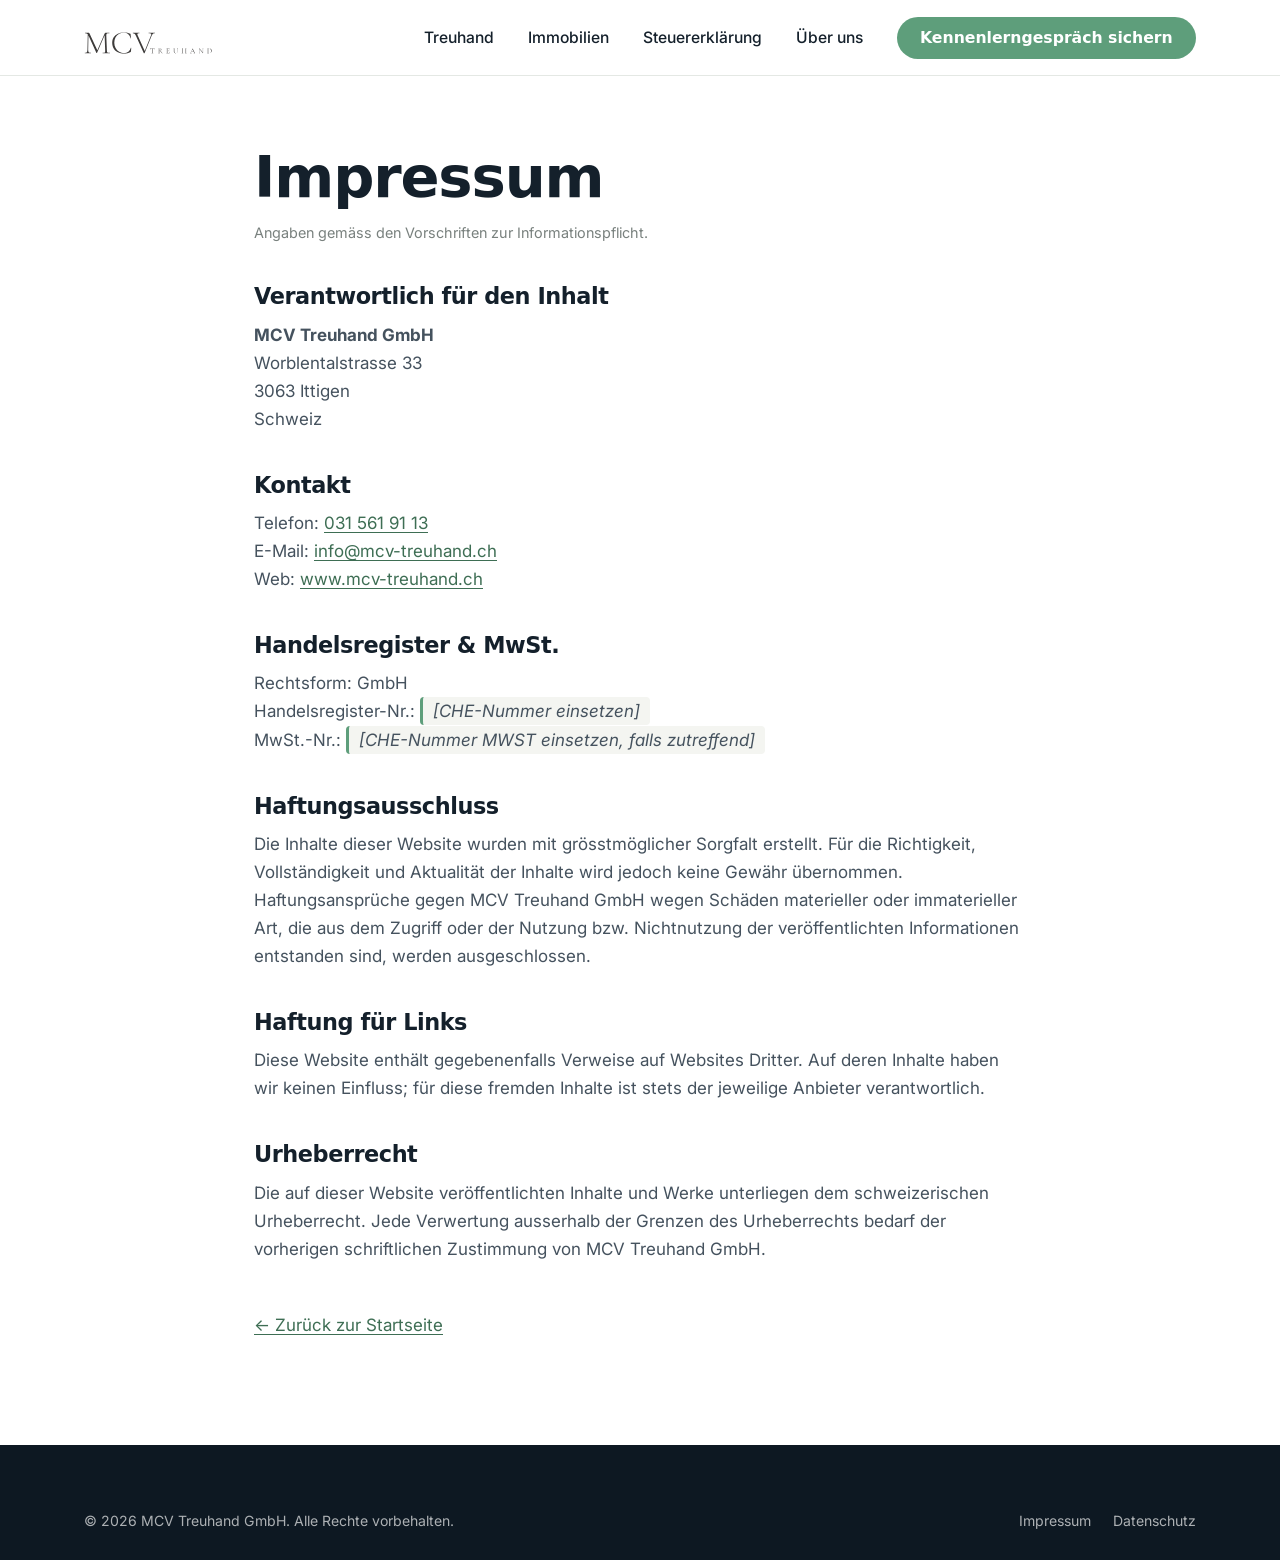
<file: impressum.html>
<!DOCTYPE html>
<html lang="de-CH">
<head>
  <meta charset="UTF-8">
  <meta name="viewport" content="width=device-width, initial-scale=1.0">
  <title>Impressum – MCV Treuhand</title>
  <meta name="description" content="Impressum und rechtliche Angaben der MCV Treuhand.">
  <meta name="robots" content="noindex">
  <meta name="theme-color" content="#1B2A38">
  <link rel="icon" href="data:image/svg+xml,%3Csvg xmlns='http://www.w3.org/2000/svg' viewBox='0 0 64 64'%3E%3Crect width='64' height='64' rx='16' fill='%231B2A38'/%3E%3Ctext x='50%25' y='54%25' font-family='Arial,Helvetica,sans-serif' font-size='26' font-weight='700' fill='%235E9E7B' text-anchor='middle' dominant-baseline='middle'%3EM%3C/text%3E%3C/svg%3E">
  <link rel="preconnect" href="https://fonts.googleapis.com">
  <link rel="preconnect" href="https://fonts.gstatic.com" crossorigin>
  <link href="https://fonts.googleapis.com/css2?family=Inter:wght@400;500;600;700&family=Space+Grotesk:wght@500;600;700&display=swap" rel="stylesheet">
  <link rel="stylesheet" href="css/style.css">
</head>
<body>

  <header class="nav nav--solid" id="nav">
    <div class="nav__inner">
      <a href="index.html" class="logo" aria-label="MCV Treuhand Startseite">
        <img src="assets/logo.svg" class="logo__img" alt="MCV Treuhand" width="142" height="44">
      </a>
      <nav aria-label="Hauptnavigation">
        <ul class="nav__menu" id="navMenu">
          <li><a class="nav__link" href="index.html">Treuhand</a></li>
          <li><a class="nav__link" href="index.html#immobilien">Immobilien</a></li>
          <li><a class="nav__link" href="steuern.html">Steuererklärung</a></li>
          <li><a class="nav__link" href="ueber-uns.html">Über uns</a></li>
          <li><a class="btn btn--primary nav__cta" href="index.html#kontakt">Kennenlerngespräch sichern</a></li>
        </ul>
      </nav>
      <button class="nav__toggle" id="navToggle" aria-label="Menü öffnen" aria-expanded="false" aria-controls="navMenu">
        <span></span>
      </button>
    </div>
  </header>

  <main class="legal">
    <div class="container">
      <h1>Impressum</h1>
      <p class="updated">Angaben gemäss den Vorschriften zur Informationspflicht.</p>

      <h2>Verantwortlich für den Inhalt</h2>
      <p>
        <strong>MCV Treuhand GmbH</strong><br>
        Worblentalstrasse 33<br>
        3063 Ittigen<br>
        Schweiz
      </p>

      <h2>Kontakt</h2>
      <p>
        Telefon: <a href="tel:+41315619113">031 561 91 13</a><br>
        E-Mail: <a href="mailto:info@mcv-treuhand.ch">info@mcv-treuhand.ch</a><br>
        Web: <a href="https://www.mcv-treuhand.ch">www.mcv-treuhand.ch</a>
      </p>

      <h2>Handelsregister &amp; MwSt.</h2>
      <p>
        Rechtsform: GmbH<br>
        Handelsregister-Nr.: <span class="placeholder">[CHE-Nummer einsetzen]</span><br>
        MwSt.-Nr.: <span class="placeholder">[CHE-Nummer MWST einsetzen, falls zutreffend]</span>
      </p>

      <h2>Haftungsausschluss</h2>
      <p>Die Inhalte dieser Website wurden mit grösstmöglicher Sorgfalt erstellt. Für die Richtigkeit, Vollständigkeit und Aktualität der Inhalte wird jedoch keine Gewähr übernommen. Haftungsansprüche gegen MCV Treuhand GmbH wegen Schäden materieller oder immaterieller Art, die aus dem Zugriff oder der Nutzung bzw. Nichtnutzung der veröffentlichten Informationen entstanden sind, werden ausgeschlossen.</p>

      <h2>Haftung für Links</h2>
      <p>Diese Website enthält gegebenenfalls Verweise auf Websites Dritter. Auf deren Inhalte haben wir keinen Einfluss; für diese fremden Inhalte ist stets der jeweilige Anbieter verantwortlich.</p>

      <h2>Urheberrecht</h2>
      <p>Die auf dieser Website veröffentlichten Inhalte und Werke unterliegen dem schweizerischen Urheberrecht. Jede Verwertung ausserhalb der Grenzen des Urheberrechts bedarf der vorherigen schriftlichen Zustimmung von MCV Treuhand GmbH.</p>

      <p style="margin-top:48px"><a href="index.html">← Zurück zur Startseite</a></p>
    </div>
  </main>

  <footer class="footer">
    <div class="container">
      <div class="footer__bottom" style="border-top:0;padding-top:0">
        <span>© <span id="year">2026</span> MCV Treuhand GmbH. Alle Rechte vorbehalten.</span>
        <nav aria-label="Rechtliches">
          <a href="impressum.html">Impressum</a>
          <a href="datenschutz.html">Datenschutz</a>
        </nav>
      </div>
    </div>
  </footer>

  <script src="js/main.js"></script>
</body>
</html>
</file>
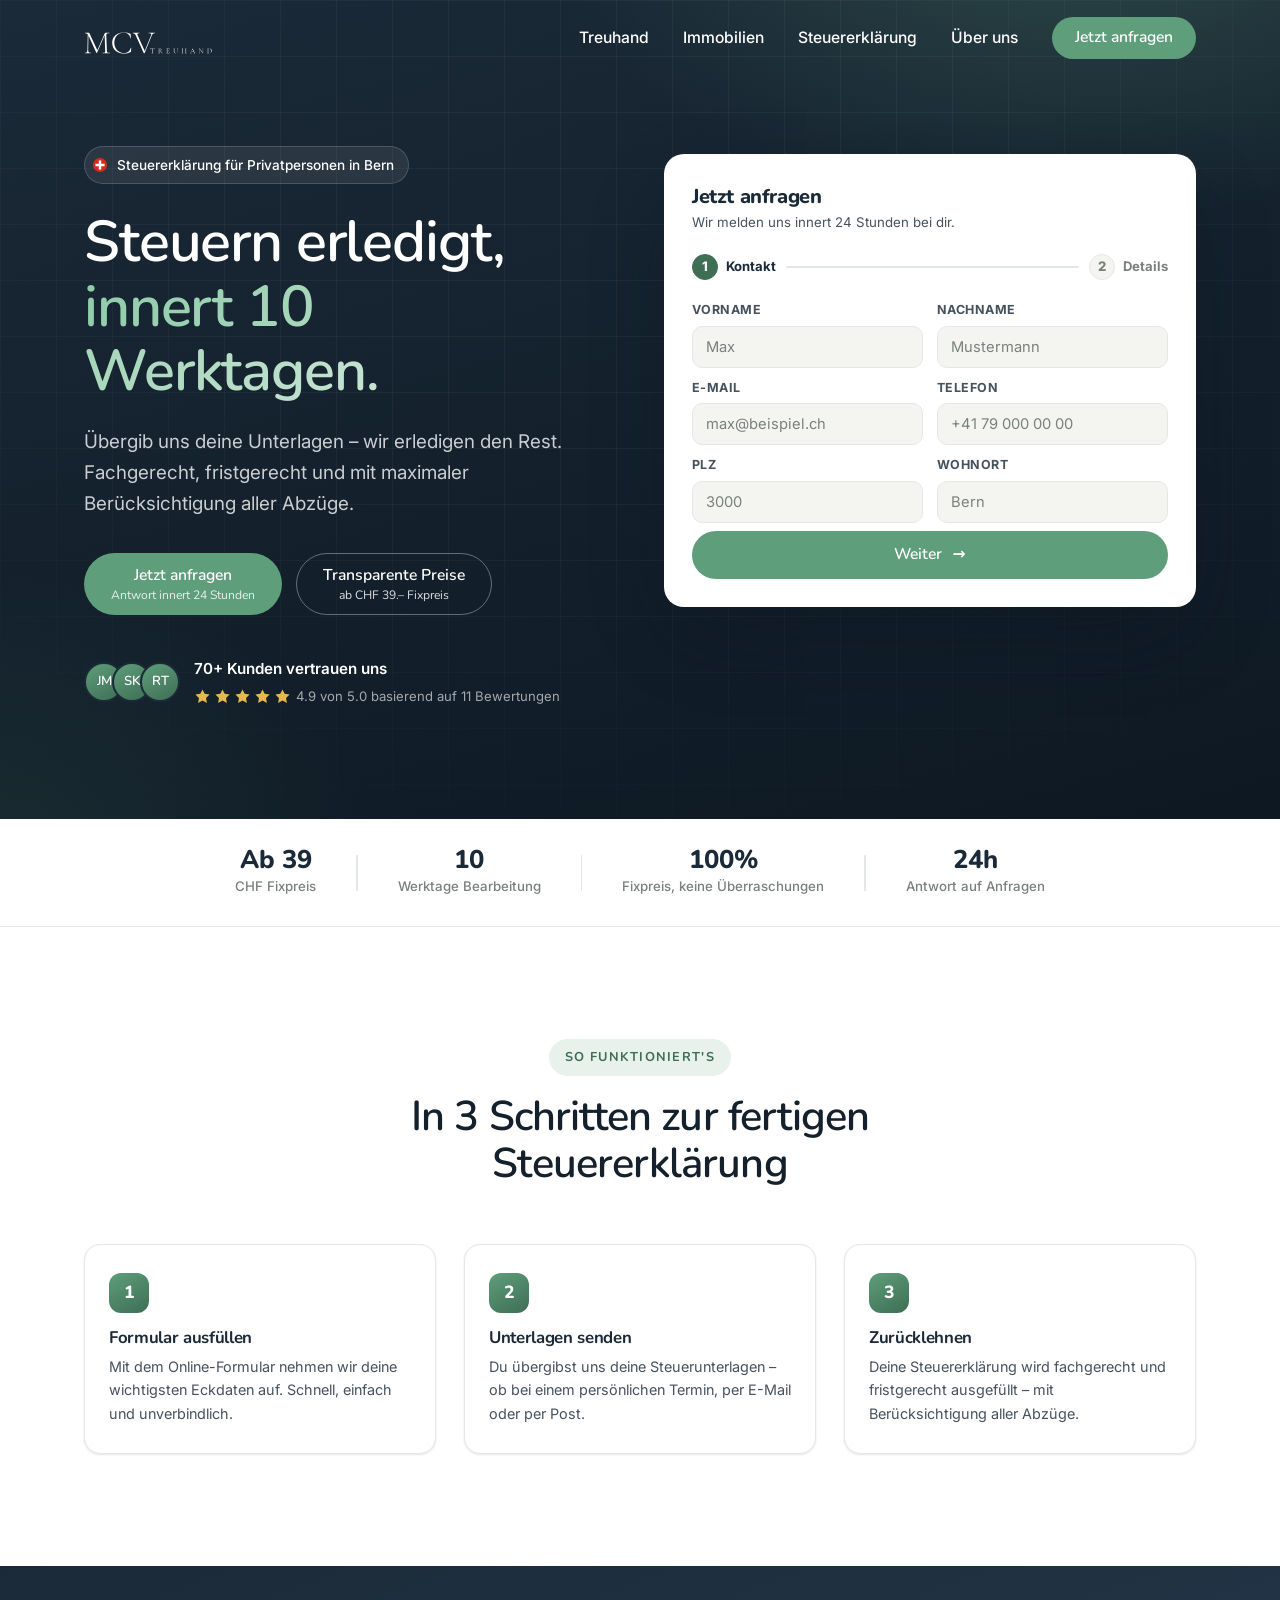
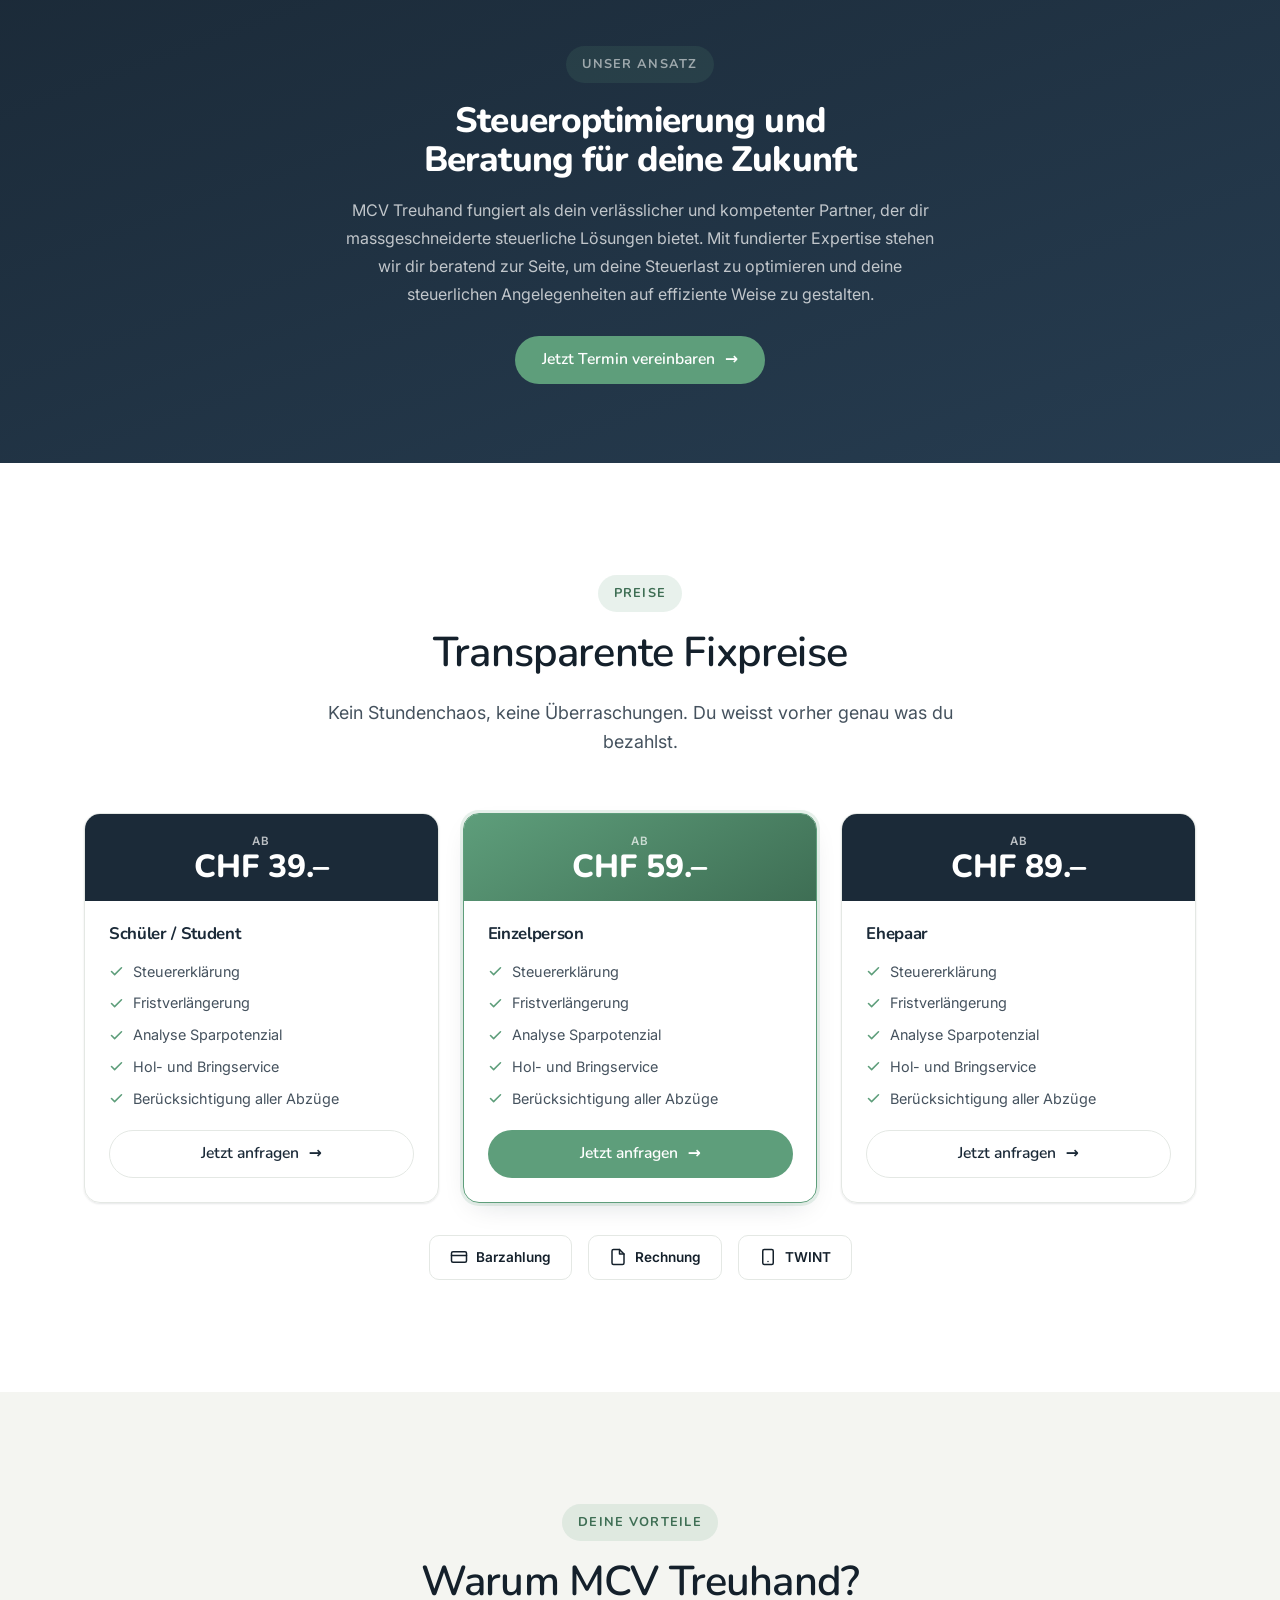
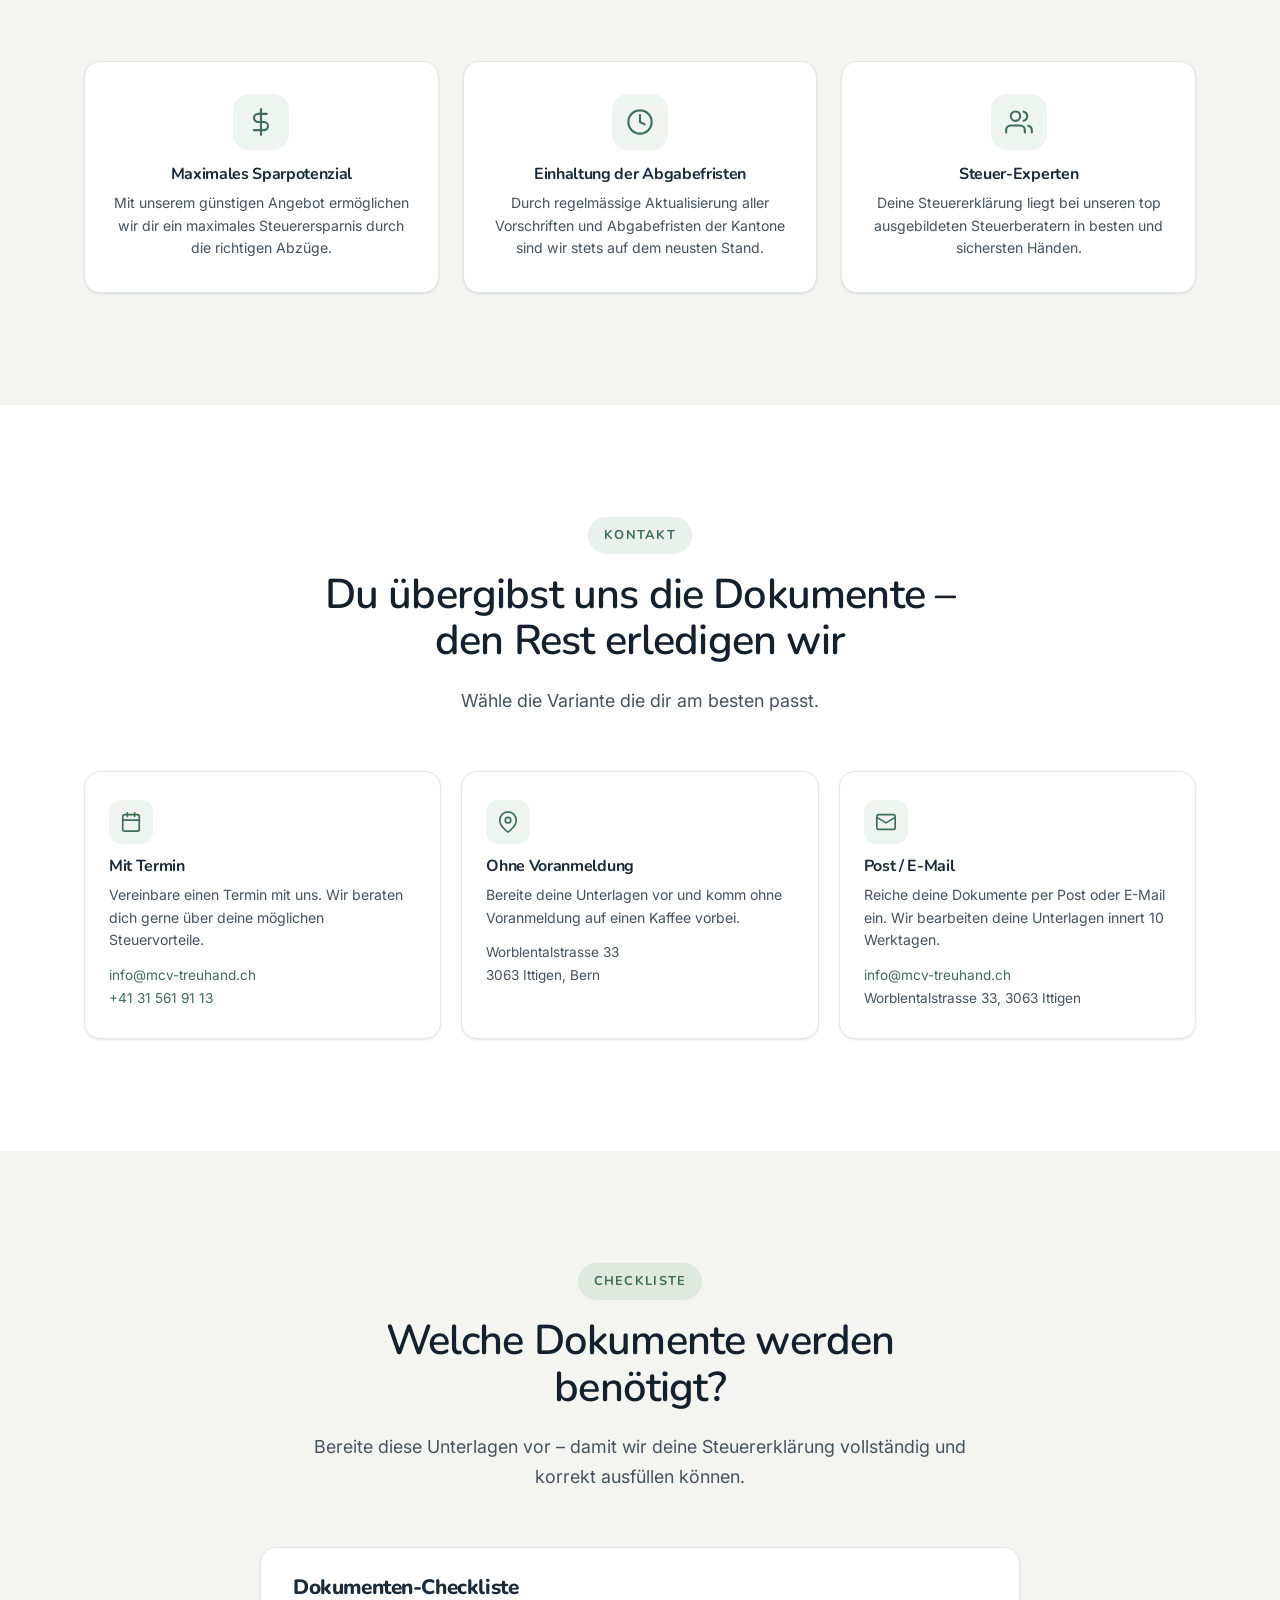
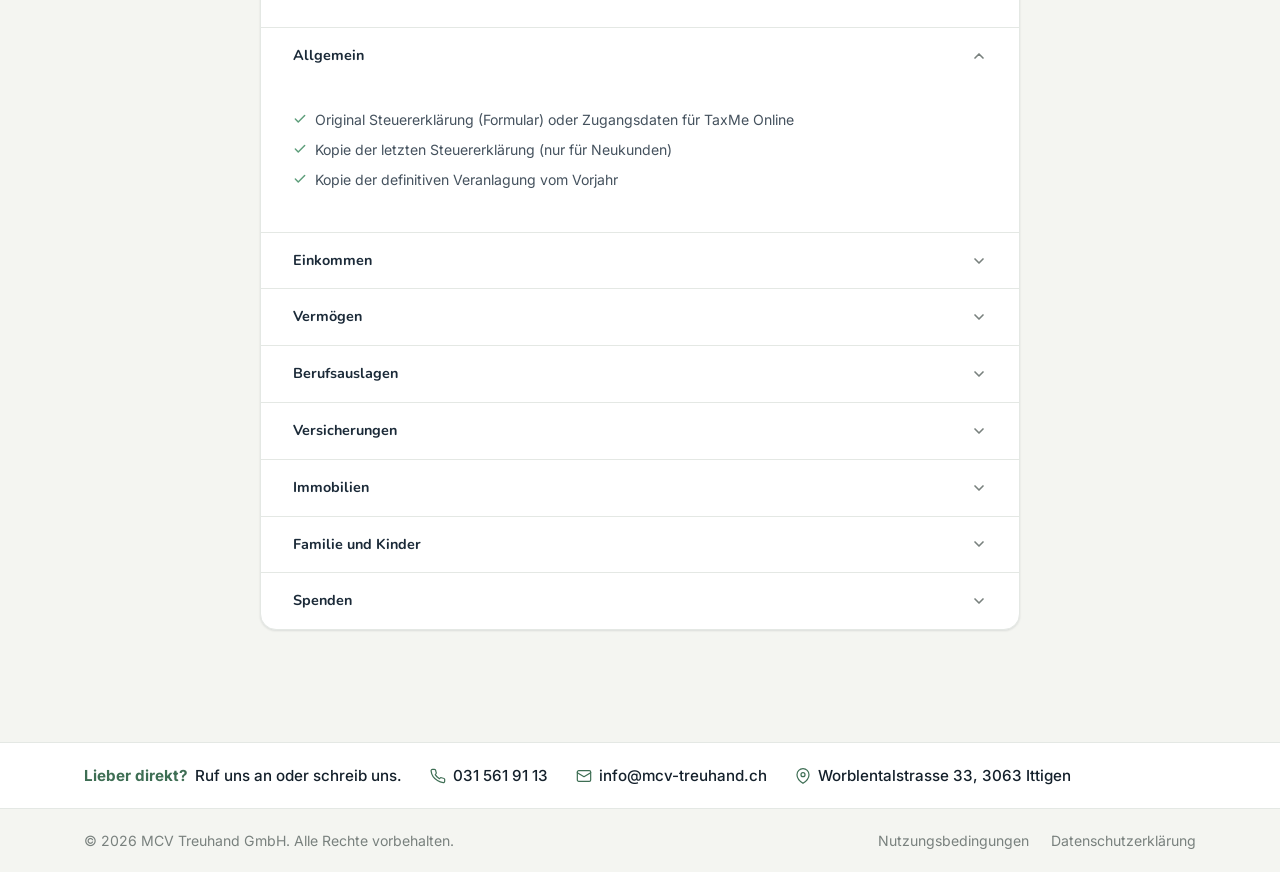
<file: steuern.html>
<!DOCTYPE html>
<html lang="de-CH">
<head>
  <meta charset="UTF-8">
  <meta name="viewport" content="width=device-width, initial-scale=1.0">
  <title>Steuererklärung & Steuerberatung Bern | MCV Treuhand</title>
  <meta name="description" content="Steuererklärung & aktive Steueroptimierung in Bern für Unternehmer und Privatpersonen. Planbar statt überraschend – mit festem Ansprechpartner. Jetzt kostenlos beraten lassen.">
  <meta name="robots" content="index, follow, max-image-preview:large, max-snippet:-1, max-video-preview:-1">
  <link rel="sitemap" type="application/xml" href="/sitemap.xml">
  <meta name="theme-color" content="#1B2A38">
  <meta name="facebook-domain-verification" content="7smv2745a6m0tdqdzve35k7lei5ba5">
  <link rel="canonical" href="https://mcv-treuhand.ch/steuern.html">

  <!-- Open Graph -->
  <meta property="og:type" content="website">
  <meta property="og:locale" content="de_CH">
  <meta property="og:site_name" content="MCV Treuhand">
  <meta property="og:title" content="Steuererklärung & Steuerberatung Bern | MCV Treuhand">
  <meta property="og:description" content="Steuererklärung & aktive Steueroptimierung in Bern für Unternehmer und Privatpersonen. Planbar statt überraschend – mit festem Ansprechpartner.">
  <meta property="og:url" content="https://mcv-treuhand.ch/steuern.html">
  <meta property="og:image" content="https://mcv-treuhand.ch/assets/og-preview.jpg">
  <meta property="og:image:width" content="1200">
  <meta property="og:image:height" content="630">
  <meta property="og:image:alt" content="MCV Treuhand – Steuererklärung ausfüllen lassen in Bern">

  <!-- Twitter Card -->
  <meta name="twitter:card" content="summary_large_image">
  <meta name="twitter:title" content="Steuererklärung & Steuerberatung Bern | MCV Treuhand">
  <meta name="twitter:description" content="Steuererklärung & aktive Steueroptimierung in Bern. Planbar statt überraschend.">
  <meta name="twitter:image" content="https://mcv-treuhand.ch/assets/og-preview.jpg">

  <!-- Schema.org: Service + BreadcrumbList + FAQPage -->
  <script type="application/ld+json">
  {
    "@context": "https://schema.org",
    "@type": "Service",
    "name": "Steuererklärung ausfüllen lassen Bern",
    "description": "Professionelles Ausfüllen der Steuererklärung für Privatpersonen in Bern. Innert 10 Werktagen, ab CHF 39.",
    "url": "https://mcv-treuhand.ch/steuern.html",
    "serviceType": "Steuererklärung",
    "provider": {
      "@type": "LocalBusiness",
      "@id": "https://mcv-treuhand.ch/#organization",
      "name": "MCV Treuhand GmbH",
      "telephone": "+41315619113",
      "email": "info@mcv-treuhand.ch",
      "address": {
        "@type": "PostalAddress",
        "streetAddress": "Worblentalstrasse 33",
        "addressLocality": "Ittigen",
        "postalCode": "3063",
        "addressRegion": "BE",
        "addressCountry": "CH"
      }
    },
    "areaServed": [
      {"@type": "City", "name": "Bern"},
      {"@type": "State", "name": "Kanton Bern"}
    ],
    "offers": [
      {"@type": "Offer", "name": "Schüler / Student", "price": "39", "priceCurrency": "CHF", "description": "Steuererklärung für Schüler und Studenten"},
      {"@type": "Offer", "name": "Einzelperson",      "price": "59", "priceCurrency": "CHF", "description": "Steuererklärung für Einzelpersonen"},
      {"@type": "Offer", "name": "Ehepaar",           "price": "89", "priceCurrency": "CHF", "description": "Steuererklärung für Ehepaare"}
    ]
  }
  </script>

  <script type="application/ld+json">
  {
    "@context": "https://schema.org",
    "@type": "BreadcrumbList",
    "itemListElement": [
      {"@type": "ListItem", "position": 1, "name": "Startseite", "item": "https://mcv-treuhand.ch/"},
      {"@type": "ListItem", "position": 2, "name": "Steuererklärung", "item": "https://mcv-treuhand.ch/steuern.html"}
    ]
  }
  </script>

  <script type="application/ld+json">
  {
    "@context": "https://schema.org",
    "@type": "FAQPage",
    "mainEntity": [
      {
        "@type": "Question",
        "name": "Was kostet es, die Steuererklärung ausfüllen zu lassen?",
        "acceptedAnswer": {
          "@type": "Answer",
          "text": "Bei MCV Treuhand kostet die Steuererklärung für Schüler und Studenten CHF 39, für Einzelpersonen CHF 59 und für Ehepaare CHF 89. Alle Preise sind Fixpreise – keine versteckten Zusatzkosten."
        }
      },
      {
        "@type": "Question",
        "name": "Wie lange dauert die Bearbeitung meiner Steuererklärung?",
        "acceptedAnswer": {
          "@type": "Answer",
          "text": "Wir bearbeiten Ihre Steuererklärung innert 10 Werktagen nach Eingang aller Unterlagen. Bei dringendem Bedarf bieten wir auf Anfrage einen Express-Service an."
        }
      },
      {
        "@type": "Question",
        "name": "Welche Dokumente brauche ich für die Steuererklärung?",
        "acceptedAnswer": {
          "@type": "Answer",
          "text": "Sie benötigen: Lohnausweis(e), AHV-Ausweis, Kontoauszüge per 31. Dezember, Wertschriften- und Fondsauszüge sowie Belege für Abzüge (Berufskosten, Versicherungsprämien, Krankheitskosten) und die Vorjahres-Veranlagungsverfügung. Eine vollständige Checkliste erhalten Sie kostenlos von uns."
        }
      },
      {
        "@type": "Question",
        "name": "Macht MCV Treuhand auch die Steuererklärung für GmbH und AG?",
        "acceptedAnswer": {
          "@type": "Answer",
          "text": "Ja. Neben der Privatsteuererklärung übernehmen wir auch die Steuererklärung für juristische Personen (GmbH, AG) inklusive Gewinn- und Kapitalsteuer. Die Preise werden individuell nach Aufwand kalkuliert."
        }
      },
      {
        "@type": "Question",
        "name": "Kann ich meine Unterlagen digital einreichen?",
        "acceptedAnswer": {
          "@type": "Answer",
          "text": "Ja – Sie können Dokumente bequem per E-Mail, Foto oder über unser digitales Portal einreichen. Persönliche Abgabe an unserem Standort in Ittigen (bei Bern) ist ebenfalls möglich, mit oder ohne Voranmeldung."
        }
      }
    ]
  }
  </script>

  <!-- Favicon -->
  <link rel="icon" href="data:image/svg+xml,%3Csvg xmlns='http://www.w3.org/2000/svg' viewBox='0 0 64 64'%3E%3Crect width='64' height='64' rx='16' fill='%231B2A38'/%3E%3Ctext x='50%25' y='54%25' font-family='Arial,Helvetica,sans-serif' font-size='26' font-weight='700' fill='%235E9E7B' text-anchor='middle' dominant-baseline='middle'%3EM%3C/text%3E%3C/svg%3E">

  <!-- Fonts -->
  <link rel="preconnect" href="https://fonts.googleapis.com">
  <link rel="preconnect" href="https://fonts.gstatic.com" crossorigin>
  <link href="https://fonts.googleapis.com/css2?family=Inter:wght@400;500;600;700&family=Nunito:wght@500;600;700;800&display=swap" rel="stylesheet">

  <link rel="stylesheet" href="css/style.css">

  <!-- Microsoft Clarity -->
  <script type="text/javascript">
    (function(c,l,a,r,i,t,y){
        c[a]=c[a]||function(){(c[a].q=c[a].q||[]).push(arguments)};
        t=l.createElement(r);t.async=1;t.src="https://www.clarity.ms/tag/"+i;
        y=l.getElementsByTagName(r)[0];y.parentNode.insertBefore(t,y);
    })(window, document, "clarity", "script", "x3bj5l7kkg");
  </script>

  <!-- Google Analytics -->
  <script async src="https://www.googletagmanager.com/gtag/js?id=G-KXM7CEQTQJ"></script>
  <script>
    window.dataLayer = window.dataLayer || [];
    function gtag(){dataLayer.push(arguments);}
    gtag('js', new Date());
    gtag('config', 'G-KXM7CEQTQJ');
  </script>

  <!-- Meta Pixel -->
  <script>
    !function(f,b,e,v,n,t,s)
    {if(f.fbq)return;n=f.fbq=function(){n.callMethod?
    n.callMethod.apply(n,arguments):n.queue.push(arguments)};
    if(!f._fbq)f._fbq=n;n.push=n;n.loaded=!0;n.version='2.0';
    n.queue=[];t=b.createElement(e);t.async=!0;
    t.src=v;s=b.getElementsByTagName(e)[0];
    s.parentNode.insertBefore(t,s)}(window, document,'script',
    'https://connect.facebook.net/en_US/fbevents.js');
    fbq('init', '2583743615428941');
    fbq('track', 'PageView');
  </script>
  <noscript><img height="1" width="1" style="display:none" src="https://www.facebook.com/tr?id=2583743615428941&ev=PageView&noscript=1"/></noscript>

  <style>
    /* ---- Form column wrapper ---- */
    .st-form-col { align-self: start; padding-top: 8px; min-width: 0; }

    /* ---- Stats strip ---- */
    .st-stats { background: var(--bg); border-bottom: 1.5px solid var(--line); padding: 20px 0; }
    .st-stats__inner { display: flex; align-items: center; justify-content: center; flex-wrap: wrap; }
    .st-stat { display: flex; flex-direction: column; align-items: center; padding: 8px 40px; }
    .st-stat__num { font-family: var(--font-head); font-size: 1.6rem; font-weight: 800; color: var(--primary); line-height: 1; margin-bottom: 4px; }
    .st-stat__label { font-size: .83rem; color: var(--ink-3); font-weight: 500; }
    .st-stat-div { width: 1.5px; height: 36px; background: var(--line); flex-shrink: 0; }

    h1, h2, h3, h4 { overflow-wrap: break-word; }

    /* ---- Hero Form Card ---- */
    .st-form-card {
      background: #fff;
      border-radius: 20px;
      padding: 32px 28px 28px;
      box-shadow: 0 32px 80px -20px rgba(10,20,30,.45);
    }
    .st-form-card h2 {
      font-family: var(--font-head); font-size: 1.25rem; font-weight: 800;
      color: var(--primary); margin: 0 0 4px;
    }
    .st-form-card .st-form-sub {
      font-size: .83rem; color: var(--ink-2); margin: 0 0 20px;
    }
    .st-form-grid { display: grid; grid-template-columns: 1fr 1fr; gap: 10px 14px; }
    .st-form-grid .full { grid-column: 1 / -1; }

    /* ---- Inputs ---- */
    .sf-field { display: flex; flex-direction: column; gap: 5px; }
    .sf-field label {
      font-size: .78rem; font-weight: 700; letter-spacing: .04em;
      color: var(--ink-2); text-transform: uppercase;
    }
    .sf-field input {
      width: 100%; font-family: var(--font-body); font-size: .92rem;
      color: var(--ink); padding: 11px 13px;
      border: 1.5px solid var(--line); border-radius: 10px;
      background: var(--bg-soft);
      transition: border-color .2s, background .2s, box-shadow .2s;
      box-sizing: border-box;
    }
    .sf-field input::placeholder { color: var(--ink-3); }
    .sf-field input:focus {
      outline: none; border-color: var(--accent);
      background: #fff; box-shadow: var(--ring);
    }

    /* ---- Group title ---- */
    .st-group-title {
      font-size: .72rem; font-weight: 700; letter-spacing: .1em;
      text-transform: uppercase; color: var(--accent-700);
      margin: 6px 0 8px;
    }

    /* ---- Chip checkboxes ---- */
    .st-chips { display: flex; flex-wrap: wrap; gap: 7px; }
    .st-chip { display: inline-flex; align-items: center; gap: 6px; cursor: pointer; }
    .st-chip input[type="checkbox"],
    .st-chip input[type="radio"] { position: absolute; opacity: 0; width: 0; height: 0; }
    .st-chip-label {
      display: inline-flex; align-items: center; gap: 5px;
      padding: 7px 13px; border-radius: 999px;
      border: 1.5px solid var(--line); background: var(--bg-soft);
      font-size: .82rem; font-weight: 600; color: var(--ink-2);
      cursor: pointer;
      transition: border-color .18s, background .18s, color .18s, box-shadow .18s;
      user-select: none;
    }
    .st-chip-label::before {
      content: '';
      display: inline-block; width: 14px; height: 14px;
      border-radius: 50%; border: 1.5px solid var(--line);
      background: #fff; flex-shrink: 0;
      transition: border-color .18s, background .18s;
    }
    .st-chip input:checked + .st-chip-label {
      border-color: var(--accent); background: rgba(94,158,123,.1);
      color: var(--accent-700); box-shadow: 0 0 0 3px rgba(94,158,123,.15);
    }
    .st-chip input:checked + .st-chip-label::before {
      background: var(--accent-700); border-color: var(--accent-700);
      background-image: url("data:image/svg+xml,%3Csvg viewBox='0 0 10 10' xmlns='http://www.w3.org/2000/svg'%3E%3Cpolyline points='2,5 4,7.5 8,3' stroke='white' stroke-width='1.5' fill='none' stroke-linecap='round' stroke-linejoin='round'/%3E%3C/svg%3E");
      background-size: 10px; background-position: center; background-repeat: no-repeat;
    }
    .st-chip-label:hover { border-color: var(--accent); color: var(--ink); }

    .st-form-submit {
      width: 100%; margin-top: 8px; grid-column: 1 / -1;
      justify-content: center;
    }
    .st-form-note { font-size: .72rem; color: var(--ink-3); text-align: center; margin: 8px 0 0; grid-column: 1 / -1; }
    .st-form-done {
      display: flex; flex-direction: column; align-items: center;
      text-align: center; gap: 12px; padding: 20px 0;
    }
    .st-form-done[hidden] { display: none; }
    .st-form-done svg { width: 52px; height: 52px; color: var(--accent); }
    .st-form-done h3 { font-family: var(--font-head); font-size: 1.2rem; color: var(--primary); margin: 0; }
    .st-form-done p { font-size: .9rem; color: var(--ink-2); margin: 0; }

    /* ---- 2-Step progress ---- */
    .sf-steps {
      display: flex; align-items: center; gap: 10px;
      margin: 0 0 20px;
    }
    .sf-steps__item {
      display: inline-flex; align-items: center; gap: 8px;
      font-size: .82rem; font-weight: 700; color: var(--ink-3);
      transition: color .25s;
    }
    .sf-steps__num {
      display: inline-flex; align-items: center; justify-content: center;
      width: 26px; height: 26px; border-radius: 50%; flex: none;
      background: var(--bg-soft); border: 1.5px solid var(--line);
      font-size: .82rem; font-weight: 800; color: var(--ink-3);
      transition: background .25s, border-color .25s, color .25s;
    }
    .sf-steps__bar {
      flex: 1; height: 2px; border-radius: 2px; background: var(--line);
      position: relative; overflow: hidden;
    }
    .sf-steps__bar::after {
      content: ''; position: absolute; inset: 0; width: 0;
      background: var(--accent); transition: width .35s var(--ease);
    }
    .sf-steps.is-step2 .sf-steps__bar::after { width: 100%; }
    .sf-steps__item.is-active { color: var(--primary); }
    .sf-steps__item.is-active .sf-steps__num,
    .sf-steps__item.is-done .sf-steps__num {
      background: var(--accent-700); border-color: var(--accent-700); color: #fff;
    }
    .sf-steps__item.is-done { color: var(--accent-700); }

    /* ---- Step panels ---- */
    .sf-step[hidden] { display: none; }
    .sf-step { animation: sf-fade .3s var(--ease) both; }
    @keyframes sf-fade { from { opacity: 0; transform: translateX(8px); } to { opacity: 1; transform: none; } }
    .sf-actions { display: flex; gap: 10px; margin-top: 14px; }
    .sf-actions .btn { flex: 1; justify-content: center; }
    .sf-back {
      flex: 0 0 auto !important; padding-left: 16px; padding-right: 16px;
    }

    /* ---- Steps ---- */
    .st-steps { display: grid; grid-template-columns: repeat(3, 1fr); gap: 28px; }
    .st-step {
      background: var(--bg); border: 1px solid var(--line);
      border-radius: var(--radius); padding: 28px 24px;
      box-shadow: var(--shadow-sm);
    }
    .st-step__num {
      width: 40px; height: 40px; border-radius: 12px;
      background: linear-gradient(150deg, var(--accent), var(--accent-700));
      color: #fff; font-family: var(--font-head); font-weight: 800; font-size: 1.1rem;
      display: grid; place-items: center; margin-bottom: 16px;
    }
    .st-step h3 { font-family: var(--font-head); font-size: 1.05rem; font-weight: 700; color: var(--primary); margin: 0 0 8px; }
    .st-step p { font-size: .9rem; color: var(--ink-2); line-height: 1.6; margin: 0; }

    /* ---- Preise ---- */
    .st-pricing { display: grid; grid-template-columns: repeat(3, 1fr); gap: 24px; }
    .st-price-card {
      border-radius: var(--radius); overflow: hidden;
      border: 1px solid var(--line); box-shadow: var(--shadow-sm);
      display: flex; flex-direction: column;
    }
    .st-price-card--highlight {
      border-color: var(--accent);
      box-shadow: 0 0 0 3px rgba(94,158,123,.15), var(--shadow-md);
    }
    .st-price-header {
      background: var(--primary); color: #fff;
      padding: 18px 24px; text-align: center;
    }
    .st-price-header--accent { background: linear-gradient(150deg, var(--accent), var(--accent-700)); }
    .st-price-ab { font-size: .72rem; font-weight: 600; letter-spacing: .08em; text-transform: uppercase; opacity: .7; }
    .st-price-val { font-family: var(--font-head); font-size: 2rem; font-weight: 800; line-height: 1; }
    .st-price-body { padding: 24px; flex: 1; display: flex; flex-direction: column; }
    .st-price-body h3 { font-family: var(--font-head); font-size: 1.05rem; font-weight: 700; color: var(--primary); margin: 0 0 16px; }
    .st-price-list { list-style: none; margin: 0 0 20px; padding: 0; display: flex; flex-direction: column; gap: 8px; }
    .st-price-list li { display: flex; align-items: center; gap: 9px; font-size: .9rem; color: var(--ink-2); }
    .st-price-list svg { width: 15px; height: 15px; color: var(--accent); flex: none; }
    .st-price-body .btn { width: 100%; justify-content: center; margin-top: auto; }

    /* ---- Payment methods ---- */
    .st-payments { display: flex; align-items: center; justify-content: center; gap: 16px; flex-wrap: wrap; margin-top: 32px; }
    .st-pay-chip {
      display: inline-flex; align-items: center; gap: 8px;
      border: 1px solid var(--line); border-radius: 10px;
      padding: 10px 20px; font-size: .85rem; font-weight: 600; color: var(--ink);
      background: var(--bg);
    }
    .st-pay-chip svg { width: 18px; height: 18px; }

    /* ---- Benefits ---- */
    .st-benefits { display: grid; grid-template-columns: repeat(3, 1fr); gap: 24px; }
    .st-benefit {
      background: var(--bg); border: 1px solid var(--line);
      border-radius: var(--radius); padding: 32px 24px; text-align: center;
      box-shadow: var(--shadow-sm);
    }
    .st-benefit__ico {
      width: 56px; height: 56px; border-radius: 16px;
      background: rgba(94,158,123,.1); color: var(--accent-700);
      display: grid; place-items: center; margin: 0 auto 16px;
    }
    .st-benefit__ico svg { width: 28px; height: 28px; }
    .st-benefit h3 { font-family: var(--font-head); font-size: 1rem; font-weight: 700; color: var(--primary); margin: 0 0 8px; }
    .st-benefit p { font-size: .88rem; color: var(--ink-2); line-height: 1.6; margin: 0; }

    /* ---- Contact options ---- */
    .st-contact-opts { display: grid; grid-template-columns: repeat(3, 1fr); gap: 20px; }
    .st-contact-opt {
      background: var(--bg); border: 1px solid var(--line);
      border-radius: var(--radius); padding: 28px 24px;
      box-shadow: var(--shadow-sm);
    }
    .st-contact-opt__ico {
      width: 44px; height: 44px; border-radius: 12px;
      background: rgba(94,158,123,.1); color: var(--accent-700);
      display: grid; place-items: center; margin-bottom: 14px;
    }
    .st-contact-opt__ico svg { width: 22px; height: 22px; }
    .st-contact-opt h3 { font-family: var(--font-head); font-size: 1rem; font-weight: 700; color: var(--primary); margin: 0 0 8px; }
    .st-contact-opt p { font-size: .88rem; color: var(--ink-2); line-height: 1.6; margin: 0 0 12px; }
    .st-contact-opt address { font-style: normal; font-size: .85rem; color: var(--ink-2); line-height: 1.7; }
    .st-contact-opt address a { color: var(--accent-700); text-decoration: none; }
    .st-contact-opt address a:hover { text-decoration: underline; }

    /* ---- Checkliste ---- */
    .st-checklist-card {
      background: var(--bg); border: 1px solid var(--line);
      border-radius: var(--radius); max-width: 760px; margin: 0 auto;
      box-shadow: var(--shadow-sm); overflow: hidden;
    }
    .st-cl-head {
      padding: 28px 32px; border-bottom: 1px solid var(--line);
      display: flex; align-items: center; justify-content: space-between;
    }
    .st-cl-head h2 { font-family: var(--font-head); font-size: 1.3rem; font-weight: 800; color: var(--primary); margin: 0; }
    .st-cl-section { border-bottom: 1px solid var(--line); }
    .st-cl-section:last-child { border-bottom: none; }
    .st-cl-section summary {
      padding: 16px 32px; cursor: pointer; list-style: none;
      display: flex; align-items: center; justify-content: space-between;
      font-family: var(--font-head); font-weight: 700; font-size: .9rem;
      color: var(--primary); user-select: none;
    }
    .st-cl-section summary::-webkit-details-marker { display: none; }
    .st-cl-section summary svg { width: 16px; height: 16px; color: var(--ink-3); transition: transform .2s; flex: none; }
    .st-cl-section[open] summary svg { transform: rotate(180deg); }
    .st-cl-section summary:hover { background: rgba(94,158,123,.04); }
    .st-cl-items { padding: 4px 32px 20px; }
    .st-cl-items li {
      display: flex; align-items: flex-start; gap: 8px;
      font-size: .88rem; color: var(--ink-2); line-height: 1.55; padding: 4px 0;
    }
    .st-cl-items li svg { width: 14px; height: 14px; color: var(--accent); flex: none; margin-top: 3px; }

    /* ---- Dark section ---- */
    .st-dark {
      background: linear-gradient(160deg, var(--primary) 0%, #263c50 100%);
      color: #fff; padding: 80px 0;
    }
    .st-dark h2 {
      font-family: var(--font-head); font-size: clamp(1.6rem, 3vw, 2.2rem);
      font-weight: 800; color: #fff; margin: 0 0 16px; letter-spacing: -.025em;
    }
    .st-dark p { font-size: 1rem; color: rgba(255,255,255,.72); line-height: 1.75; margin: 0 0 28px; max-width: 600px; }

    /* ---- Mobile ---- */
    @media (max-width: 860px) {
      .st-steps { grid-template-columns: 1fr; }
      .st-pricing { grid-template-columns: 1fr; max-width: 420px; margin: 0 auto; }
      .st-benefits { grid-template-columns: 1fr; }
      .st-contact-opts { grid-template-columns: 1fr; }
      .st-stat { padding: 10px 20px; }
      .st-stat-div { display: none; }
    }
    @media (max-width: 560px) {
      .st-form-grid { grid-template-columns: 1fr; }
    }
  </style>
</head>
<body>

  <!-- Navigation -->
  <header class="nav" id="nav">
    <div class="nav__inner">
      <a href="index.html" class="logo" aria-label="MCV Treuhand Startseite">
        <img src="assets/logo.svg" class="logo__img" alt="MCV Treuhand" width="142" height="44">
      </a>
      <nav aria-label="Hauptnavigation">
        <ul class="nav__menu" id="navMenu">
          <li><a class="nav__link" href="index.html">Treuhand</a></li>
          <li><a class="nav__link" href="immobilien.html">Immobilien</a></li>
          <li><a class="nav__link nav__link--active" href="steuern.html">Steuererklärung</a></li>
          <li><a class="nav__link" href="ueber-uns.html">Über uns</a></li>
          <li><a class="btn btn--primary nav__cta" href="#steuer-formular">Jetzt anfragen</a></li>
        </ul>
      </nav>
      <button class="nav__toggle" id="navToggle" aria-label="Menü öffnen" aria-expanded="false" aria-controls="navMenu">
        <span></span>
      </button>
    </div>
  </header>

  <main>

    <!-- ============ Hero + Formular ============ -->
    <section class="hero" id="steuer-formular">
      <div class="container hero__grid">

        <!-- Copy -->
        <div class="hero__copy">
          <span class="hero__pill">
            <b aria-label="Schweiz"><svg viewBox="0 0 20 20" width="14" height="14" xmlns="http://www.w3.org/2000/svg" style="display:block"><rect width="20" height="20" fill="#D52B1E"/><rect x="8.25" y="3.5" width="3.5" height="13" fill="#fff"/><rect x="3.5" y="8.25" width="13" height="3.5" fill="#fff"/></svg></b>
            Steuererklärung für Privatpersonen in Bern
          </span>
          <h1>Steuern erledigt,<br><span class="hl">innert 10 Werktagen.</span></h1>
          <p class="hero__sub">Übergib uns deine Unterlagen – wir erledigen den Rest. Fachgerecht, fristgerecht und mit maximaler Berücksichtigung aller Abzüge.</p>
          <div class="hero__actions">
            <a href="#steuer-formular" class="btn btn--primary btn--stack">Jetzt anfragen <small>Antwort innert 24 Stunden</small></a>
            <a href="#preise" class="btn btn--ghost btn--stack">Transparente Preise <small>ab CHF 39.– Fixpreis</small></a>
          </div>
          <div class="hero__rating">
            <div class="hero__avatars" aria-hidden="true">
              <span>JM</span><span>SK</span><span>RT</span>
            </div>
            <div class="hero__rating-text">
              <b>70+ Kunden vertrauen uns</b>
              <span class="stars" aria-hidden="true">
                <svg viewBox="0 0 24 24"><path d="M12 2l3.09 6.26L22 9.27l-5 4.87 1.18 6.88L12 17.77l-6.18 3.25L7 14.14l-5-4.87 6.91-1.01z"/></svg>
                <svg viewBox="0 0 24 24"><path d="M12 2l3.09 6.26L22 9.27l-5 4.87 1.18 6.88L12 17.77l-6.18 3.25L7 14.14l-5-4.87 6.91-1.01z"/></svg>
                <svg viewBox="0 0 24 24"><path d="M12 2l3.09 6.26L22 9.27l-5 4.87 1.18 6.88L12 17.77l-6.18 3.25L7 14.14l-5-4.87 6.91-1.01z"/></svg>
                <svg viewBox="0 0 24 24"><path d="M12 2l3.09 6.26L22 9.27l-5 4.87 1.18 6.88L12 17.77l-6.18 3.25L7 14.14l-5-4.87 6.91-1.01z"/></svg>
                <svg viewBox="0 0 24 24"><path d="M12 2l3.09 6.26L22 9.27l-5 4.87 1.18 6.88L12 17.77l-6.18 3.25L7 14.14l-5-4.87 6.91-1.01z"/></svg>
              </span>
              <small>4.9 von 5.0 basierend auf 11 Bewertungen</small>
            </div>
          </div>
        </div>

        <!-- Formular -->
        <div class="st-form-col">
        <div class="st-form-card" id="steuerForm">
            <h2>Jetzt anfragen</h2>
            <p class="st-form-sub">Wir melden uns innert 24 Stunden bei dir.</p>

            <form id="steuerKontaktForm" novalidate>
              <input type="hidden" name="access_key" value="45320b1e-366c-498a-8e46-9ff995cdb372">
              <input type="hidden" name="subject" value="Steuererklärung Anfrage – MCV Treuhand">

              <!-- Step progress -->
              <div class="sf-steps" id="steuerProgress">
                <div class="sf-steps__item is-active" data-ind="1"><span class="sf-steps__num">1</span> Kontakt</div>
                <div class="sf-steps__bar"></div>
                <div class="sf-steps__item" data-ind="2"><span class="sf-steps__num">2</span> Details</div>
              </div>

              <!-- STEP 1: Kontaktdaten -->
              <div class="sf-step" data-step="1">
                <div class="st-form-grid">
                  <div class="sf-field">
                    <label for="st_vorname">Vorname</label>
                    <input type="text" id="st_vorname" name="vorname" required autocomplete="given-name" placeholder="Max">
                  </div>
                  <div class="sf-field">
                    <label for="st_nachname">Nachname</label>
                    <input type="text" id="st_nachname" name="nachname" required autocomplete="family-name" placeholder="Mustermann">
                  </div>
                  <div class="sf-field">
                    <label for="st_email">E-Mail</label>
                    <input type="email" id="st_email" name="email" required autocomplete="email" placeholder="max@beispiel.ch">
                  </div>
                  <div class="sf-field">
                    <label for="st_telefon">Telefon</label>
                    <input type="tel" id="st_telefon" name="telefon" required autocomplete="tel" placeholder="+41 79 000 00 00">
                  </div>
                  <div class="sf-field">
                    <label for="st_plz">PLZ</label>
                    <input type="text" id="st_plz" name="plz" required autocomplete="postal-code" placeholder="3000">
                  </div>
                  <div class="sf-field">
                    <label for="st_adresse">Wohnort</label>
                    <input type="text" id="st_adresse" name="adresse" required autocomplete="address-level2" placeholder="Bern">
                  </div>
                </div>
                <button type="button" class="btn btn--primary st-form-submit" id="steuerNext">
                  Weiter <span class="arr" aria-hidden="true">→</span>
                </button>
              </div>

              <!-- STEP 2: Details -->
              <div class="sf-step" data-step="2" hidden>
                <div class="st-form-grid">
                  <div class="full">
                    <p class="st-group-title">Steuererklärung für</p>
                    <div class="st-chips">
                      <label class="st-chip"><input type="checkbox" name="zielgruppe" value="Lernende"><span class="st-chip-label">Lernende</span></label>
                      <label class="st-chip"><input type="checkbox" name="zielgruppe" value="Studenten"><span class="st-chip-label">Studenten</span></label>
                      <label class="st-chip"><input type="checkbox" name="zielgruppe" value="Einzelpersonen"><span class="st-chip-label">Einzelpersonen</span></label>
                      <label class="st-chip"><input type="checkbox" name="zielgruppe" value="Ehepaare"><span class="st-chip-label">Ehepaare</span></label>
                    </div>
                  </div>

                  <div class="full">
                    <p class="st-group-title">Was ist dir wichtig?</p>
                    <div class="st-chips">
                      <label class="st-chip"><input type="checkbox" name="ziel" value="Steuern sparen"><span class="st-chip-label">Steuern sparen</span></label>
                      <label class="st-chip"><input type="checkbox" name="ziel" value="Fristverlängerung"><span class="st-chip-label">Fristverlängerung</span></label>
                      <label class="st-chip"><input type="checkbox" name="ziel" value="Kosten optimieren"><span class="st-chip-label">Kosten optimieren</span></label>
                      <label class="st-chip"><input type="checkbox" name="ziel" value="Beratung"><span class="st-chip-label">Beratung</span></label>
                    </div>
                  </div>

                  <div class="full">
                    <p class="st-group-title">Personen im Haushalt</p>
                    <div class="st-chips">
                      <label class="st-chip"><input type="radio" name="haushalt" value="1 Person"><span class="st-chip-label">1 Person</span></label>
                      <label class="st-chip"><input type="radio" name="haushalt" value="2 Personen"><span class="st-chip-label">2 Personen</span></label>
                      <label class="st-chip"><input type="radio" name="haushalt" value="3–4 Personen"><span class="st-chip-label">3–4 Personen</span></label>
                      <label class="st-chip"><input type="radio" name="haushalt" value="+5 Personen"><span class="st-chip-label">+5 Personen</span></label>
                    </div>
                  </div>

                  <div class="full">
                    <p class="st-group-title">Weitere Angaben</p>
                    <div class="st-chips">
                      <label class="st-chip"><input type="checkbox" name="weiteres" value="Immobilien"><span class="st-chip-label">Ich besitze Immobilien</span></label>
                      <label class="st-chip"><input type="checkbox" name="weiteres" value="Wertschriften"><span class="st-chip-label">Ich habe Wertschriften</span></label>
                    </div>
                  </div>
                </div>

                <div class="sf-actions">
                  <button type="button" class="btn btn--outline sf-back" id="steuerBack">
                    <span class="arr" aria-hidden="true">←</span> Zurück
                  </button>
                  <button type="submit" class="btn btn--primary" id="steuerSubmit">
                    Anfrage senden <span class="arr" aria-hidden="true">→</span>
                  </button>
                </div>
                <p class="st-form-note">Unverbindlich &amp; kostenlos. Wir melden uns innert 24 h.</p>
              </div>
            </form>

            <div class="st-form-done" id="steuerDone" hidden>
              <svg viewBox="0 0 24 24" fill="none" stroke="currentColor" stroke-width="1.8" stroke-linecap="round" stroke-linejoin="round"><path d="M22 11.08V12a10 10 0 1 1-5.93-9.14"/><polyline points="22 4 12 14.01 9 11.01"/></svg>
              <h3>Anfrage gesendet!</h3>
              <p>Wir melden uns innert 24 Stunden mit einem konkreten Angebot.</p>
            </div>
          </div>
        </div>

        </div>
    </section>

    <!-- Stats strip -->
    <div class="st-stats">
      <div class="container">
        <div class="st-stats__inner">
          <div class="st-stat">
            <span class="st-stat__num">Ab 39</span>
            <span class="st-stat__label">CHF Fixpreis</span>
          </div>
          <div class="st-stat-div"></div>
          <div class="st-stat">
            <span class="st-stat__num">10</span>
            <span class="st-stat__label">Werktage Bearbeitung</span>
          </div>
          <div class="st-stat-div"></div>
          <div class="st-stat">
            <span class="st-stat__num">100%</span>
            <span class="st-stat__label">Fixpreis, keine Überraschungen</span>
          </div>
          <div class="st-stat-div"></div>
          <div class="st-stat">
            <span class="st-stat__num">24h</span>
            <span class="st-stat__label">Antwort auf Anfragen</span>
          </div>
        </div>
      </div>
    </div>

    <!-- ============ So funktioniert's ============ -->
    <section class="section">
      <div class="container">
        <div class="section-head center reveal">
          <span class="eyebrow">So funktioniert's</span>
          <h2>In 3 Schritten zur fertigen Steuererklärung</h2>
        </div>
        <div class="st-steps reveal">
          <div class="st-step">
            <div class="st-step__num">1</div>
            <h3>Formular ausfüllen</h3>
            <p>Mit dem Online-Formular nehmen wir deine wichtigsten Eckdaten auf. Schnell, einfach und unverbindlich.</p>
          </div>
          <div class="st-step">
            <div class="st-step__num">2</div>
            <h3>Unterlagen senden</h3>
            <p>Du übergibst uns deine Steuerunterlagen – ob bei einem persönlichen Termin, per E-Mail oder per Post.</p>
          </div>
          <div class="st-step">
            <div class="st-step__num">3</div>
            <h3>Zurücklehnen</h3>
            <p>Deine Steuererklärung wird fachgerecht und fristgerecht ausgefüllt – mit Berücksichtigung aller Abzüge.</p>
          </div>
        </div>
      </div>
    </section>

    <!-- ============ Dark: Warum MCV ============ -->
    <section class="st-dark">
      <div class="container" style="text-align:center;">
        <span class="eyebrow" style="color:rgba(255,255,255,.55);">Unser Ansatz</span>
        <h2>Steueroptimierung und<br>Beratung für deine Zukunft</h2>
        <p style="margin:0 auto 28px;">MCV Treuhand fungiert als dein verlässlicher und kompetenter Partner, der dir massgeschneiderte steuerliche Lösungen bietet. Mit fundierter Expertise stehen wir dir beratend zur Seite, um deine Steuerlast zu optimieren und deine steuerlichen Angelegenheiten auf effiziente Weise zu gestalten.</p>
        <a href="#steuer-formular" class="btn btn--primary">Jetzt Termin vereinbaren <span class="arr" aria-hidden="true">→</span></a>
      </div>
    </section>

    <!-- ============ Preise ============ -->
    <section class="section" id="preise">
      <div class="container">
        <div class="section-head center reveal">
          <span class="eyebrow">Preise</span>
          <h2>Transparente Fixpreise</h2>
          <p class="lead">Kein Stundenchaos, keine Überraschungen. Du weisst vorher genau was du bezahlst.</p>
        </div>
        <div class="st-pricing reveal">

          <div class="st-price-card">
            <div class="st-price-header">
              <div class="st-price-ab">ab</div>
              <div class="st-price-val">CHF 39.–</div>
            </div>
            <div class="st-price-body">
              <h3>Schüler / Student</h3>
              <ul class="st-price-list">
                <li><svg viewBox="0 0 24 24" fill="none" stroke="currentColor" stroke-width="2.5" stroke-linecap="round" stroke-linejoin="round"><polyline points="20 6 9 17 4 12"/></svg>Steuererklärung</li>
                <li><svg viewBox="0 0 24 24" fill="none" stroke="currentColor" stroke-width="2.5" stroke-linecap="round" stroke-linejoin="round"><polyline points="20 6 9 17 4 12"/></svg>Fristverlängerung</li>
                <li><svg viewBox="0 0 24 24" fill="none" stroke="currentColor" stroke-width="2.5" stroke-linecap="round" stroke-linejoin="round"><polyline points="20 6 9 17 4 12"/></svg>Analyse Sparpotenzial</li>
                <li><svg viewBox="0 0 24 24" fill="none" stroke="currentColor" stroke-width="2.5" stroke-linecap="round" stroke-linejoin="round"><polyline points="20 6 9 17 4 12"/></svg>Hol- und Bringservice</li>
                <li><svg viewBox="0 0 24 24" fill="none" stroke="currentColor" stroke-width="2.5" stroke-linecap="round" stroke-linejoin="round"><polyline points="20 6 9 17 4 12"/></svg>Berücksichtigung aller Abzüge</li>
              </ul>
              <a href="#steuer-formular" class="btn btn--outline">Jetzt anfragen <span class="arr" aria-hidden="true">→</span></a>
            </div>
          </div>

          <div class="st-price-card st-price-card--highlight">
            <div class="st-price-header st-price-header--accent">
              <div class="st-price-ab">ab</div>
              <div class="st-price-val">CHF 59.–</div>
            </div>
            <div class="st-price-body">
              <h3>Einzelperson</h3>
              <ul class="st-price-list">
                <li><svg viewBox="0 0 24 24" fill="none" stroke="currentColor" stroke-width="2.5" stroke-linecap="round" stroke-linejoin="round"><polyline points="20 6 9 17 4 12"/></svg>Steuererklärung</li>
                <li><svg viewBox="0 0 24 24" fill="none" stroke="currentColor" stroke-width="2.5" stroke-linecap="round" stroke-linejoin="round"><polyline points="20 6 9 17 4 12"/></svg>Fristverlängerung</li>
                <li><svg viewBox="0 0 24 24" fill="none" stroke="currentColor" stroke-width="2.5" stroke-linecap="round" stroke-linejoin="round"><polyline points="20 6 9 17 4 12"/></svg>Analyse Sparpotenzial</li>
                <li><svg viewBox="0 0 24 24" fill="none" stroke="currentColor" stroke-width="2.5" stroke-linecap="round" stroke-linejoin="round"><polyline points="20 6 9 17 4 12"/></svg>Hol- und Bringservice</li>
                <li><svg viewBox="0 0 24 24" fill="none" stroke="currentColor" stroke-width="2.5" stroke-linecap="round" stroke-linejoin="round"><polyline points="20 6 9 17 4 12"/></svg>Berücksichtigung aller Abzüge</li>
              </ul>
              <a href="#steuer-formular" class="btn btn--primary">Jetzt anfragen <span class="arr" aria-hidden="true">→</span></a>
            </div>
          </div>

          <div class="st-price-card">
            <div class="st-price-header">
              <div class="st-price-ab">ab</div>
              <div class="st-price-val">CHF 89.–</div>
            </div>
            <div class="st-price-body">
              <h3>Ehepaar</h3>
              <ul class="st-price-list">
                <li><svg viewBox="0 0 24 24" fill="none" stroke="currentColor" stroke-width="2.5" stroke-linecap="round" stroke-linejoin="round"><polyline points="20 6 9 17 4 12"/></svg>Steuererklärung</li>
                <li><svg viewBox="0 0 24 24" fill="none" stroke="currentColor" stroke-width="2.5" stroke-linecap="round" stroke-linejoin="round"><polyline points="20 6 9 17 4 12"/></svg>Fristverlängerung</li>
                <li><svg viewBox="0 0 24 24" fill="none" stroke="currentColor" stroke-width="2.5" stroke-linecap="round" stroke-linejoin="round"><polyline points="20 6 9 17 4 12"/></svg>Analyse Sparpotenzial</li>
                <li><svg viewBox="0 0 24 24" fill="none" stroke="currentColor" stroke-width="2.5" stroke-linecap="round" stroke-linejoin="round"><polyline points="20 6 9 17 4 12"/></svg>Hol- und Bringservice</li>
                <li><svg viewBox="0 0 24 24" fill="none" stroke="currentColor" stroke-width="2.5" stroke-linecap="round" stroke-linejoin="round"><polyline points="20 6 9 17 4 12"/></svg>Berücksichtigung aller Abzüge</li>
              </ul>
              <a href="#steuer-formular" class="btn btn--outline">Jetzt anfragen <span class="arr" aria-hidden="true">→</span></a>
            </div>
          </div>

        </div>

        <!-- Zahlungsmittel -->
        <div class="st-payments reveal">
          <span class="st-pay-chip">
            <svg viewBox="0 0 24 24" fill="none" stroke="currentColor" stroke-width="2" stroke-linecap="round" stroke-linejoin="round"><rect x="2" y="5" width="20" height="14" rx="2"/><line x1="2" y1="10" x2="22" y2="10"/></svg>
            Barzahlung
          </span>
          <span class="st-pay-chip">
            <svg viewBox="0 0 24 24" fill="none" stroke="currentColor" stroke-width="2" stroke-linecap="round" stroke-linejoin="round"><path d="M14 2H6a2 2 0 0 0-2 2v16a2 2 0 0 0 2 2h12a2 2 0 0 0 2-2V8z"/><polyline points="14 2 14 8 20 8"/></svg>
            Rechnung
          </span>
          <span class="st-pay-chip">
            <svg viewBox="0 0 24 24" fill="none" stroke="currentColor" stroke-width="2" stroke-linecap="round" stroke-linejoin="round"><rect x="5" y="2" width="14" height="20" rx="2"/><line x1="12" y1="18" x2="12.01" y2="18"/></svg>
            TWINT
          </span>
        </div>
      </div>
    </section>

    <!-- ============ Vorteile ============ -->
    <section class="section section--soft">
      <div class="container">
        <div class="section-head center reveal">
          <span class="eyebrow">Deine Vorteile</span>
          <h2>Warum MCV Treuhand?</h2>
        </div>
        <div class="st-benefits reveal">
          <div class="st-benefit">
            <div class="st-benefit__ico">
              <svg viewBox="0 0 24 24" fill="none" stroke="currentColor" stroke-width="1.8" stroke-linecap="round" stroke-linejoin="round"><line x1="12" y1="1" x2="12" y2="23"/><path d="M17 5H9.5a3.5 3.5 0 0 0 0 7h5a3.5 3.5 0 0 1 0 7H6"/></svg>
            </div>
            <h3>Maximales Sparpotenzial</h3>
            <p>Mit unserem günstigen Angebot ermöglichen wir dir ein maximales Steuerersparnis durch die richtigen Abzüge.</p>
          </div>
          <div class="st-benefit">
            <div class="st-benefit__ico">
              <svg viewBox="0 0 24 24" fill="none" stroke="currentColor" stroke-width="1.8" stroke-linecap="round" stroke-linejoin="round"><circle cx="12" cy="12" r="10"/><polyline points="12 6 12 12 16 14"/></svg>
            </div>
            <h3>Einhaltung der Abgabefristen</h3>
            <p>Durch regelmässige Aktualisierung aller Vorschriften und Abgabefristen der Kantone sind wir stets auf dem neusten Stand.</p>
          </div>
          <div class="st-benefit">
            <div class="st-benefit__ico">
              <svg viewBox="0 0 24 24" fill="none" stroke="currentColor" stroke-width="1.8" stroke-linecap="round" stroke-linejoin="round"><path d="M17 21v-2a4 4 0 0 0-4-4H5a4 4 0 0 0-4 4v2"/><circle cx="9" cy="7" r="4"/><path d="M23 21v-2a4 4 0 0 0-3-3.87"/><path d="M16 3.13a4 4 0 0 1 0 7.75"/></svg>
            </div>
            <h3>Steuer-Experten</h3>
            <p>Deine Steuererklärung liegt bei unseren top ausgebildeten Steuerberatern in besten und sichersten Händen.</p>
          </div>
        </div>
      </div>
    </section>

    <!-- ============ Kontakt-Optionen ============ -->
    <section class="section">
      <div class="container">
        <div class="section-head center reveal">
          <span class="eyebrow">Kontakt</span>
          <h2>Du übergibst uns die Dokumente –<br>den Rest erledigen wir</h2>
          <p class="lead">Wähle die Variante die dir am besten passt.</p>
        </div>
        <div class="st-contact-opts reveal">
          <div class="st-contact-opt">
            <div class="st-contact-opt__ico">
              <svg viewBox="0 0 24 24" fill="none" stroke="currentColor" stroke-width="1.8" stroke-linecap="round" stroke-linejoin="round"><rect x="3" y="4" width="18" height="18" rx="2"/><line x1="16" y1="2" x2="16" y2="6"/><line x1="8" y1="2" x2="8" y2="6"/><line x1="3" y1="10" x2="21" y2="10"/></svg>
            </div>
            <h3>Mit Termin</h3>
            <p>Vereinbare einen Termin mit uns. Wir beraten dich gerne über deine möglichen Steuervorteile.</p>
            <address>
              <a href="mailto:info@mcv-treuhand.ch">info@mcv-treuhand.ch</a><br>
              <a href="tel:+41315619113">+41 31 561 91 13</a>
            </address>
          </div>
          <div class="st-contact-opt">
            <div class="st-contact-opt__ico">
              <svg viewBox="0 0 24 24" fill="none" stroke="currentColor" stroke-width="1.8" stroke-linecap="round" stroke-linejoin="round"><path d="M21 10c0 7-9 13-9 13s-9-6-9-13a9 9 0 0 1 18 0z"/><circle cx="12" cy="10" r="3"/></svg>
            </div>
            <h3>Ohne Voranmeldung</h3>
            <p>Bereite deine Unterlagen vor und komm ohne Voranmeldung auf einen Kaffee vorbei.</p>
            <address>
              Worblentalstrasse 33<br>
              3063 Ittigen, Bern
            </address>
          </div>
          <div class="st-contact-opt">
            <div class="st-contact-opt__ico">
              <svg viewBox="0 0 24 24" fill="none" stroke="currentColor" stroke-width="1.8" stroke-linecap="round" stroke-linejoin="round"><rect x="2" y="4" width="20" height="16" rx="2"/><path d="m22 7-10 6L2 7"/></svg>
            </div>
            <h3>Post / E-Mail</h3>
            <p>Reiche deine Dokumente per Post oder E-Mail ein. Wir bearbeiten deine Unterlagen innert 10 Werktagen.</p>
            <address>
              <a href="mailto:info@mcv-treuhand.ch">info@mcv-treuhand.ch</a><br>
              Worblentalstrasse 33, 3063 Ittigen
            </address>
          </div>
        </div>
      </div>
    </section>

    <!-- ============ Checkliste ============ -->
    <section class="section section--soft" id="checkliste">
      <div class="container">
        <div class="section-head center reveal">
          <span class="eyebrow">Checkliste</span>
          <h2>Welche Dokumente werden benötigt?</h2>
          <p class="lead">Bereite diese Unterlagen vor – damit wir deine Steuererklärung vollständig und korrekt ausfüllen können.</p>
        </div>
        <div class="st-checklist-card reveal">
          <div class="st-cl-head">
            <h2>Dokumenten-Checkliste</h2>
          </div>

          <details class="st-cl-section" open>
            <summary>Allgemein <svg viewBox="0 0 24 24" fill="none" stroke="currentColor" stroke-width="2.5" stroke-linecap="round" stroke-linejoin="round"><polyline points="6 9 12 15 18 9"/></svg></summary>
            <ul class="st-cl-items">
              <li><svg viewBox="0 0 24 24" fill="none" stroke="currentColor" stroke-width="2.5" stroke-linecap="round" stroke-linejoin="round"><polyline points="20 6 9 17 4 12"/></svg>Original Steuererklärung (Formular) oder Zugangsdaten für TaxMe Online</li>
              <li><svg viewBox="0 0 24 24" fill="none" stroke="currentColor" stroke-width="2.5" stroke-linecap="round" stroke-linejoin="round"><polyline points="20 6 9 17 4 12"/></svg>Kopie der letzten Steuererklärung (nur für Neukunden)</li>
              <li><svg viewBox="0 0 24 24" fill="none" stroke="currentColor" stroke-width="2.5" stroke-linecap="round" stroke-linejoin="round"><polyline points="20 6 9 17 4 12"/></svg>Kopie der definitiven Veranlagung vom Vorjahr</li>
            </ul>
          </details>

          <details class="st-cl-section">
            <summary>Einkommen <svg viewBox="0 0 24 24" fill="none" stroke="currentColor" stroke-width="2.5" stroke-linecap="round" stroke-linejoin="round"><polyline points="6 9 12 15 18 9"/></svg></summary>
            <ul class="st-cl-items">
              <li><svg viewBox="0 0 24 24" fill="none" stroke="currentColor" stroke-width="2.5" stroke-linecap="round" stroke-linejoin="round"><polyline points="20 6 9 17 4 12"/></svg>Lohnausweise für alle Haupt- und Nebenberufe vom Steuerjahr</li>
              <li><svg viewBox="0 0 24 24" fill="none" stroke="currentColor" stroke-width="2.5" stroke-linecap="round" stroke-linejoin="round"><polyline points="20 6 9 17 4 12"/></svg>Angaben über weitere Einkünfte (z.B. Alimente, private Renten, Honorare, Trinkgelder)</li>
              <li><svg viewBox="0 0 24 24" fill="none" stroke="currentColor" stroke-width="2.5" stroke-linecap="round" stroke-linejoin="round"><polyline points="20 6 9 17 4 12"/></svg>Ausweis über erhaltene Taggelder der Arbeitslosen / Unfallversicherung</li>
            </ul>
          </details>

          <details class="st-cl-section">
            <summary>Vermögen <svg viewBox="0 0 24 24" fill="none" stroke="currentColor" stroke-width="2.5" stroke-linecap="round" stroke-linejoin="round"><polyline points="6 9 12 15 18 9"/></svg></summary>
            <ul class="st-cl-items">
              <li><svg viewBox="0 0 24 24" fill="none" stroke="currentColor" stroke-width="2.5" stroke-linecap="round" stroke-linejoin="round"><polyline points="20 6 9 17 4 12"/></svg>Bank- und Post-Kontoauszüge mit Zinsabrechnung per 31. Dezember</li>
              <li><svg viewBox="0 0 24 24" fill="none" stroke="currentColor" stroke-width="2.5" stroke-linecap="round" stroke-linejoin="round"><polyline points="20 6 9 17 4 12"/></svg>Belege über Wertschriften und Dividenden (z.B. Aktien, Fonds)</li>
              <li><svg viewBox="0 0 24 24" fill="none" stroke="currentColor" stroke-width="2.5" stroke-linecap="round" stroke-linejoin="round"><polyline points="20 6 9 17 4 12"/></svg>Angaben zu Schulden oder Hypotheken (z.B. Jahresauszug der Bank)</li>
              <li><svg viewBox="0 0 24 24" fill="none" stroke="currentColor" stroke-width="2.5" stroke-linecap="round" stroke-linejoin="round"><polyline points="20 6 9 17 4 12"/></svg>Angaben über den Kauf/Verkauf von Fahrzeugen</li>
            </ul>
          </details>

          <details class="st-cl-section">
            <summary>Berufsauslagen <svg viewBox="0 0 24 24" fill="none" stroke="currentColor" stroke-width="2.5" stroke-linecap="round" stroke-linejoin="round"><polyline points="6 9 12 15 18 9"/></svg></summary>
            <ul class="st-cl-items">
              <li><svg viewBox="0 0 24 24" fill="none" stroke="currentColor" stroke-width="2.5" stroke-linecap="round" stroke-linejoin="round"><polyline points="20 6 9 17 4 12"/></svg>Nachweise zu Pendlerkosten (z.B. ÖV-Abos oder Auto)</li>
              <li><svg viewBox="0 0 24 24" fill="none" stroke="currentColor" stroke-width="2.5" stroke-linecap="round" stroke-linejoin="round"><polyline points="20 6 9 17 4 12"/></svg>Belege für Arbeitsmaterial oder Berufskleidung</li>
              <li><svg viewBox="0 0 24 24" fill="none" stroke="currentColor" stroke-width="2.5" stroke-linecap="round" stroke-linejoin="round"><polyline points="20 6 9 17 4 12"/></svg>Belege für Ausbildungs- und Weiterbildungskosten</li>
            </ul>
          </details>

          <details class="st-cl-section">
            <summary>Versicherungen <svg viewBox="0 0 24 24" fill="none" stroke="currentColor" stroke-width="2.5" stroke-linecap="round" stroke-linejoin="round"><polyline points="6 9 12 15 18 9"/></svg></summary>
            <ul class="st-cl-items">
              <li><svg viewBox="0 0 24 24" fill="none" stroke="currentColor" stroke-width="2.5" stroke-linecap="round" stroke-linejoin="round"><polyline points="20 6 9 17 4 12"/></svg>Kopie der Krankenkassenpolice (ganze Familie)</li>
              <li><svg viewBox="0 0 24 24" fill="none" stroke="currentColor" stroke-width="2.5" stroke-linecap="round" stroke-linejoin="round"><polyline points="20 6 9 17 4 12"/></svg>Belege zu Einzahlung Säule 3a</li>
              <li><svg viewBox="0 0 24 24" fill="none" stroke="currentColor" stroke-width="2.5" stroke-linecap="round" stroke-linejoin="round"><polyline points="20 6 9 17 4 12"/></svg>Nachweise über Arztkosten, Zahnbehandlungen und Medikamente</li>
            </ul>
          </details>

          <details class="st-cl-section">
            <summary>Immobilien <svg viewBox="0 0 24 24" fill="none" stroke="currentColor" stroke-width="2.5" stroke-linecap="round" stroke-linejoin="round"><polyline points="6 9 12 15 18 9"/></svg></summary>
            <ul class="st-cl-items">
              <li><svg viewBox="0 0 24 24" fill="none" stroke="currentColor" stroke-width="2.5" stroke-linecap="round" stroke-linejoin="round"><polyline points="20 6 9 17 4 12"/></svg>Steuerwert und Eigenmietwert</li>
              <li><svg viewBox="0 0 24 24" fill="none" stroke="currentColor" stroke-width="2.5" stroke-linecap="round" stroke-linejoin="round"><polyline points="20 6 9 17 4 12"/></svg>Belege zu Unterhaltskosten, Renovationskosten, Versicherungen und Hypotheken</li>
            </ul>
          </details>

          <details class="st-cl-section">
            <summary>Familie und Kinder <svg viewBox="0 0 24 24" fill="none" stroke="currentColor" stroke-width="2.5" stroke-linecap="round" stroke-linejoin="round"><polyline points="6 9 12 15 18 9"/></svg></summary>
            <ul class="st-cl-items">
              <li><svg viewBox="0 0 24 24" fill="none" stroke="currentColor" stroke-width="2.5" stroke-linecap="round" stroke-linejoin="round"><polyline points="20 6 9 17 4 12"/></svg>Nachweise über Kinderbetreuungskosten</li>
              <li><svg viewBox="0 0 24 24" fill="none" stroke="currentColor" stroke-width="2.5" stroke-linecap="round" stroke-linejoin="round"><polyline points="20 6 9 17 4 12"/></svg>Belege zu Alimenten oder Unterhaltszahlungen</li>
            </ul>
          </details>

          <details class="st-cl-section">
            <summary>Spenden <svg viewBox="0 0 24 24" fill="none" stroke="currentColor" stroke-width="2.5" stroke-linecap="round" stroke-linejoin="round"><polyline points="6 9 12 15 18 9"/></svg></summary>
            <ul class="st-cl-items">
              <li><svg viewBox="0 0 24 24" fill="none" stroke="currentColor" stroke-width="2.5" stroke-linecap="round" stroke-linejoin="round"><polyline points="20 6 9 17 4 12"/></svg>Quittungen für gemeinnützige Spenden an steuerlich anerkannte Organisationen</li>
            </ul>
          </details>

        </div>
      </div>
    </section>

  </main>

  <footer>
    <div class="contact-bar">
      <div class="container contact-bar__inner">
        <span class="contact-bar__lead"><strong>Lieber direkt?</strong> Ruf uns an oder schreib uns.</span>
        <a href="tel:+41315619113">
          <svg viewBox="0 0 24 24" fill="none" stroke="currentColor" stroke-width="1.8" stroke-linecap="round" stroke-linejoin="round"><path d="M22 16.92v3a2 2 0 0 1-2.18 2 19.79 19.79 0 0 1-8.63-3.07A19.5 19.5 0 0 1 4.69 13a19.79 19.79 0 0 1-3.07-8.67A2 2 0 0 1 3.6 2.18h3a2 2 0 0 1 2 1.72 12.84 12.84 0 0 0 .7 2.81 2 2 0 0 1-.45 2.11L7.91 9.91a16 16 0 0 0 6.18 6.18l.95-.95a2 2 0 0 1 2.11-.45 12.84 12.84 0 0 0 2.81.7A2 2 0 0 1 22 17z"/></svg>
          031 561 91 13
        </a>
        <a href="mailto:info@mcv-treuhand.ch">
          <svg viewBox="0 0 24 24" fill="none" stroke="currentColor" stroke-width="1.8" stroke-linecap="round" stroke-linejoin="round"><rect x="2" y="4" width="20" height="16" rx="2"/><path d="m22 7-10 6L2 7"/></svg>
          info@mcv-treuhand.ch
        </a>
        <span>
          <svg viewBox="0 0 24 24" fill="none" stroke="currentColor" stroke-width="1.8" stroke-linecap="round" stroke-linejoin="round"><path d="M21 10c0 7-9 13-9 13s-9-6-9-13a9 9 0 0 1 18 0z"/><circle cx="12" cy="10" r="3"/></svg>
          Worblentalstrasse 33, 3063 Ittigen
        </span>
      </div>
    </div>
    <div class="footer-min">
      <div class="container footer-min__inner">
        <span>&copy; <span id="year">2026</span> MCV Treuhand GmbH. Alle Rechte vorbehalten.</span>
        <nav aria-label="Rechtliches">
          <a href="impressum.html">Nutzungsbedingungen</a>
          <a href="datenschutz.html">Datenschutzerklärung</a>
        </nav>
      </div>
    </div>
  </footer>

  <script src="js/main.js"></script>
  <script>
    /* Steuer form – 2-step flow */
    const steuerForm = document.getElementById("steuerKontaktForm");
    const steuerSubmit = document.getElementById("steuerSubmit");
    const steuerDone = document.getElementById("steuerDone");
    if (steuerForm) {
      const stepEls = steuerForm.querySelectorAll(".sf-step");
      const step1 = steuerForm.querySelector('.sf-step[data-step="1"]');
      const step2 = steuerForm.querySelector('.sf-step[data-step="2"]');
      const progress = document.getElementById("steuerProgress");
      const indItems = progress.querySelectorAll(".sf-steps__item");
      const nextBtn = document.getElementById("steuerNext");
      const backBtn = document.getElementById("steuerBack");
      const formCard = document.getElementById("steuerForm");

      function setStep(n) {
        step1.hidden = n !== 1;
        step2.hidden = n !== 2;
        progress.classList.toggle("is-step2", n === 2);
        indItems.forEach((it) => {
          const i = +it.dataset.ind;
          it.classList.toggle("is-active", i === n);
          it.classList.toggle("is-done", i < n);
        });
        formCard.scrollIntoView({ behavior: "smooth", block: "nearest" });
      }

      // Step 1 → 2: validate only the contact fields
      nextBtn.addEventListener("click", () => {
        const fields = step1.querySelectorAll("input[required]");
        for (const f of fields) {
          if (!f.checkValidity()) { f.reportValidity(); return; }
        }
        setStep(2);
      });
      backBtn.addEventListener("click", () => setStep(1));

      steuerForm.addEventListener("submit", async (e) => {
        e.preventDefault();
        if (!steuerForm.checkValidity()) { setStep(1); steuerForm.reportValidity(); return; }
        steuerSubmit.disabled = true;
        steuerSubmit.textContent = "Wird gesendet…";
        const data = new FormData(steuerForm);
        try {
          const res = await fetch("https://api.web3forms.com/submit", { method: "POST", body: data });
          const json = await res.json();
          if (json.success) {
            steuerForm.hidden = true;
            steuerDone.hidden = false;
            if (typeof fbq !== "undefined") fbq("track", "Lead");
            if (typeof gtag !== "undefined") gtag("event", "generate_lead");
          } else { throw new Error(); }
        } catch {
          steuerSubmit.disabled = false;
          steuerSubmit.textContent = "Anfrage senden →";
          alert("Fehler beim Senden. Bitte versuche es erneut oder ruf uns an.");
        }
      });
    }
  </script>
</body>
</html>
</file>
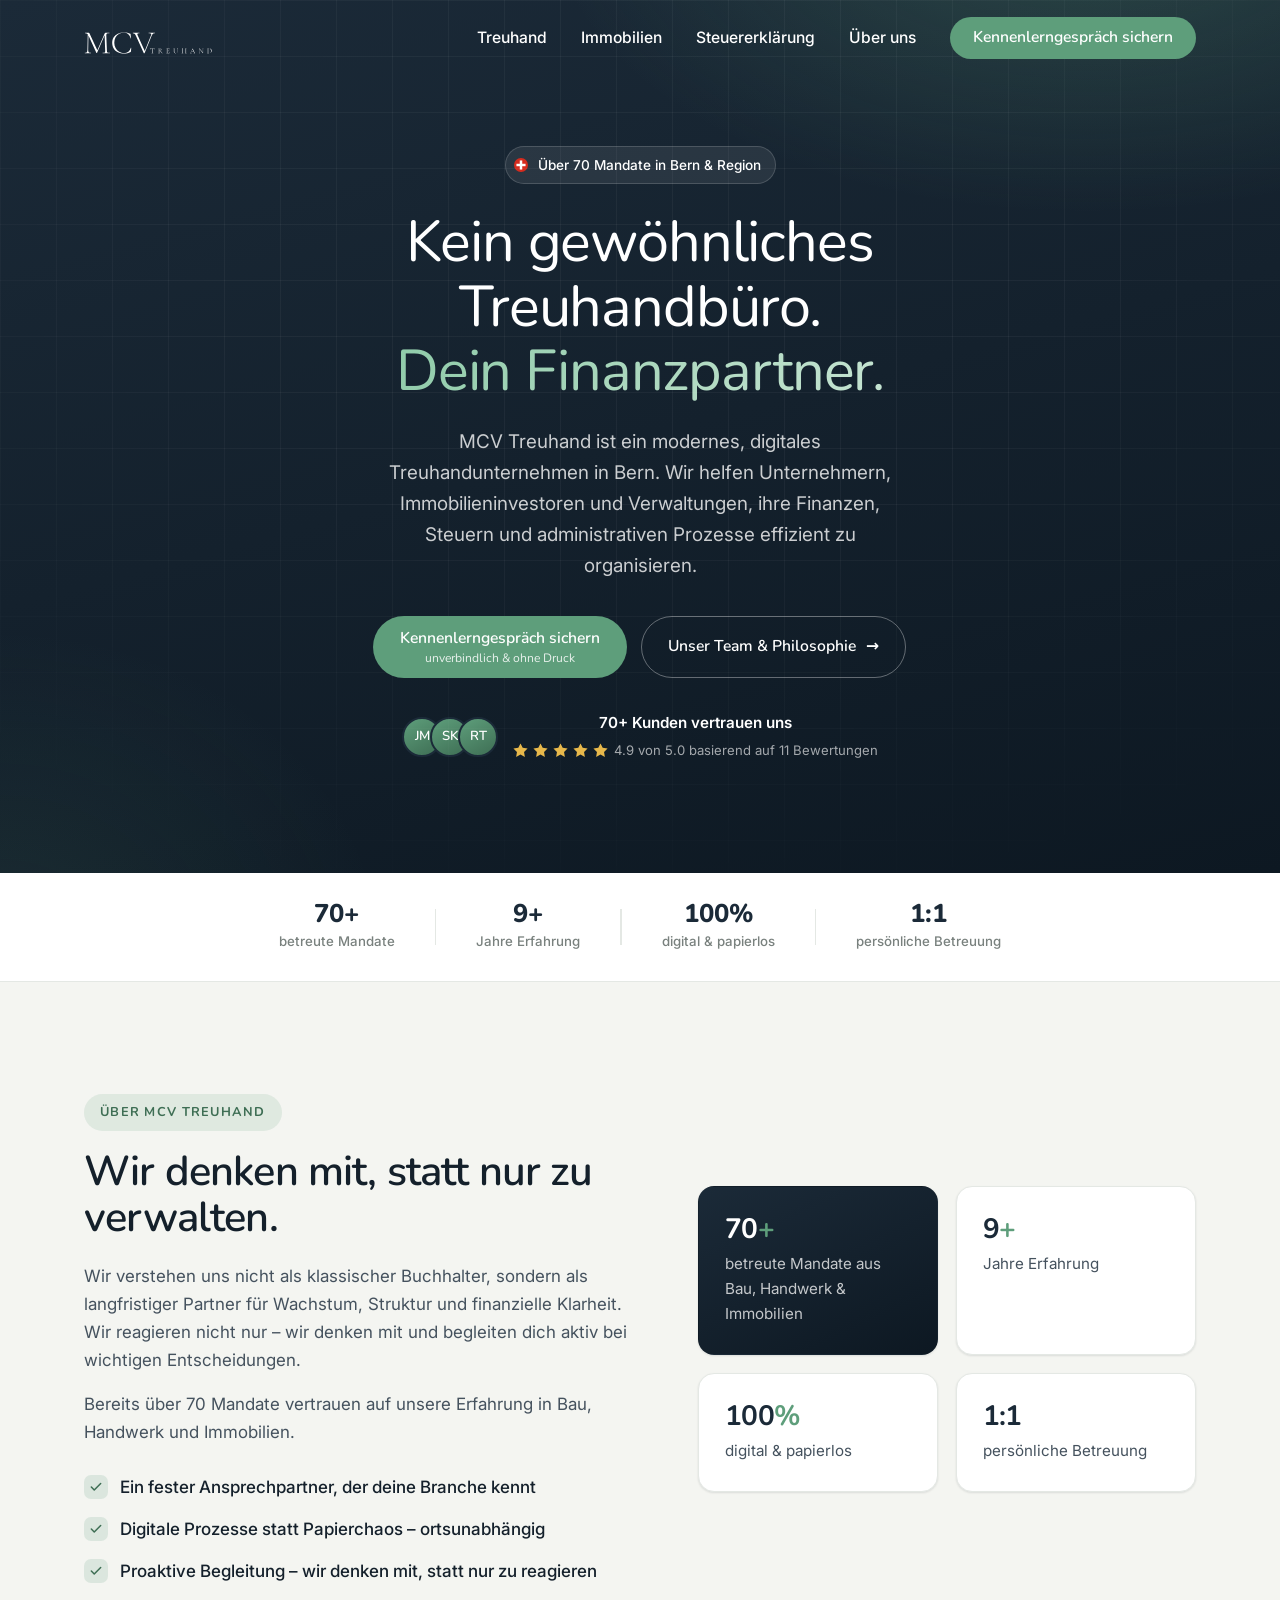
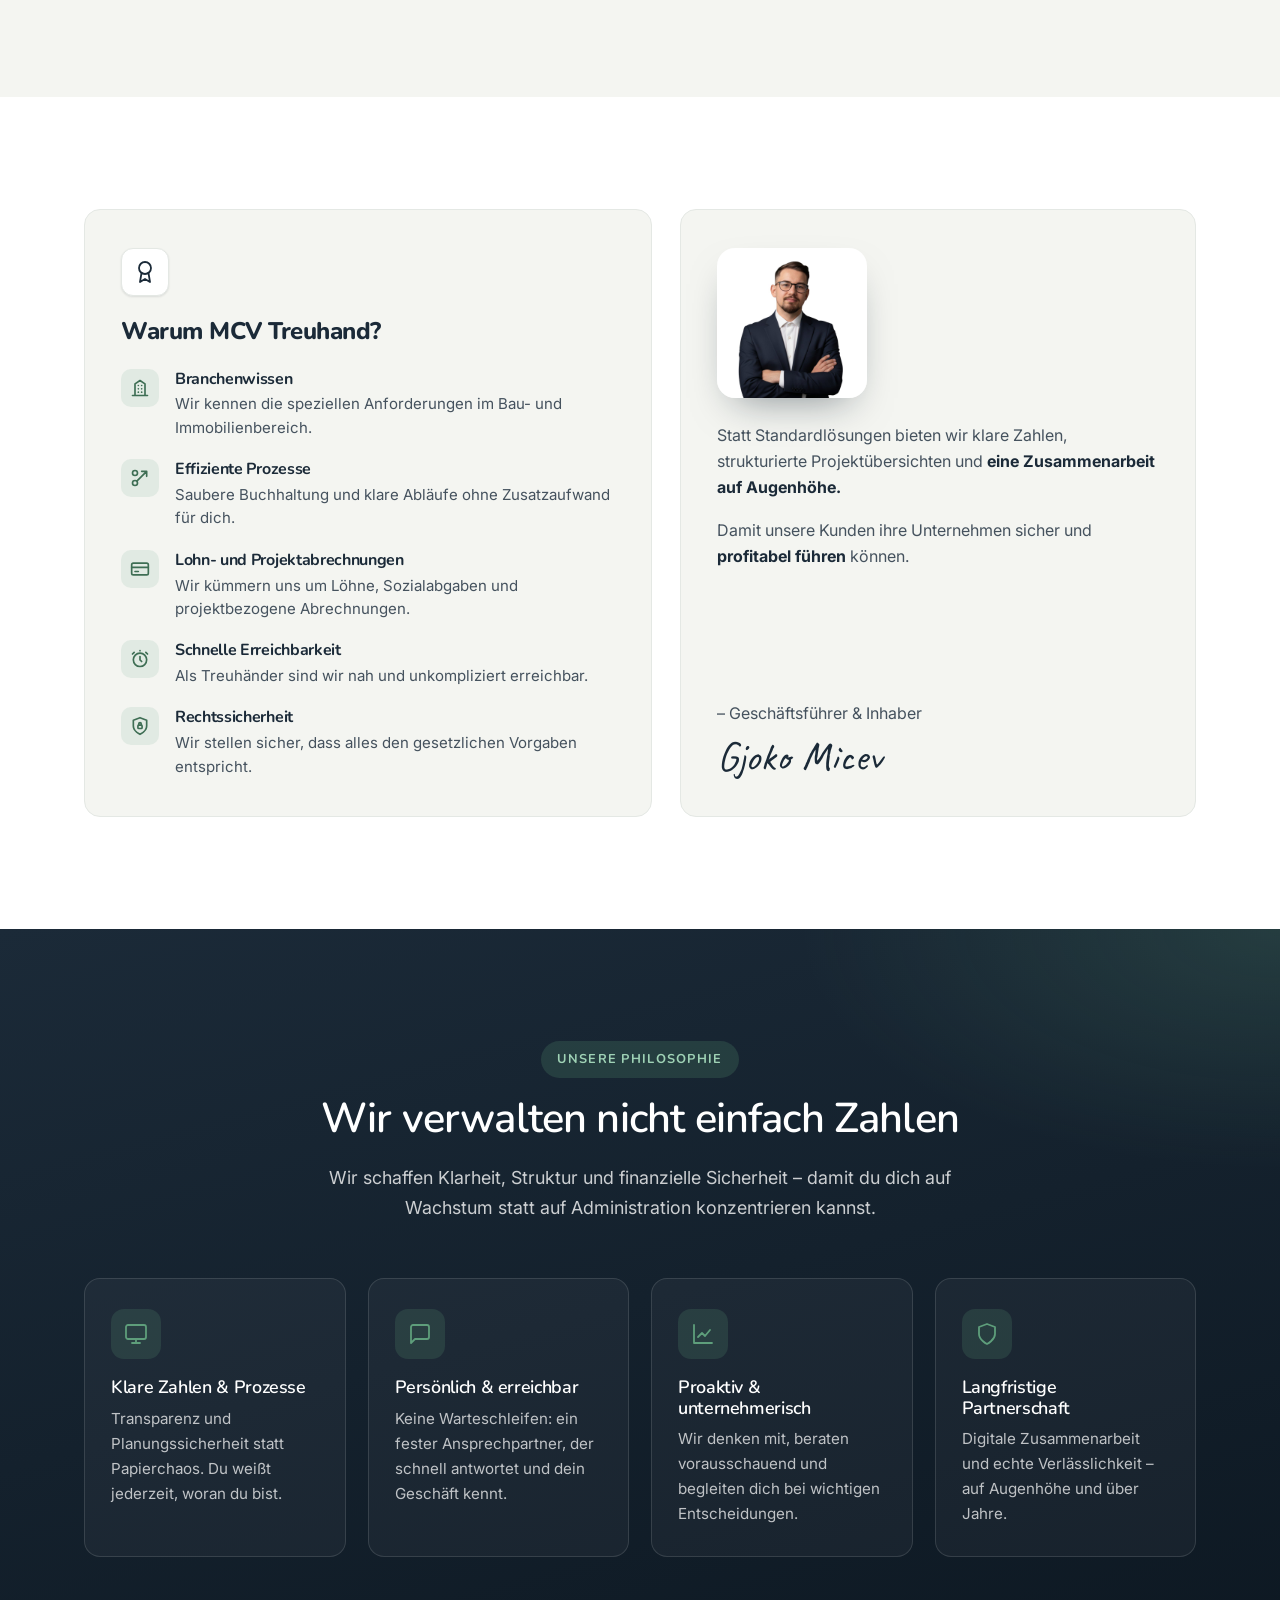
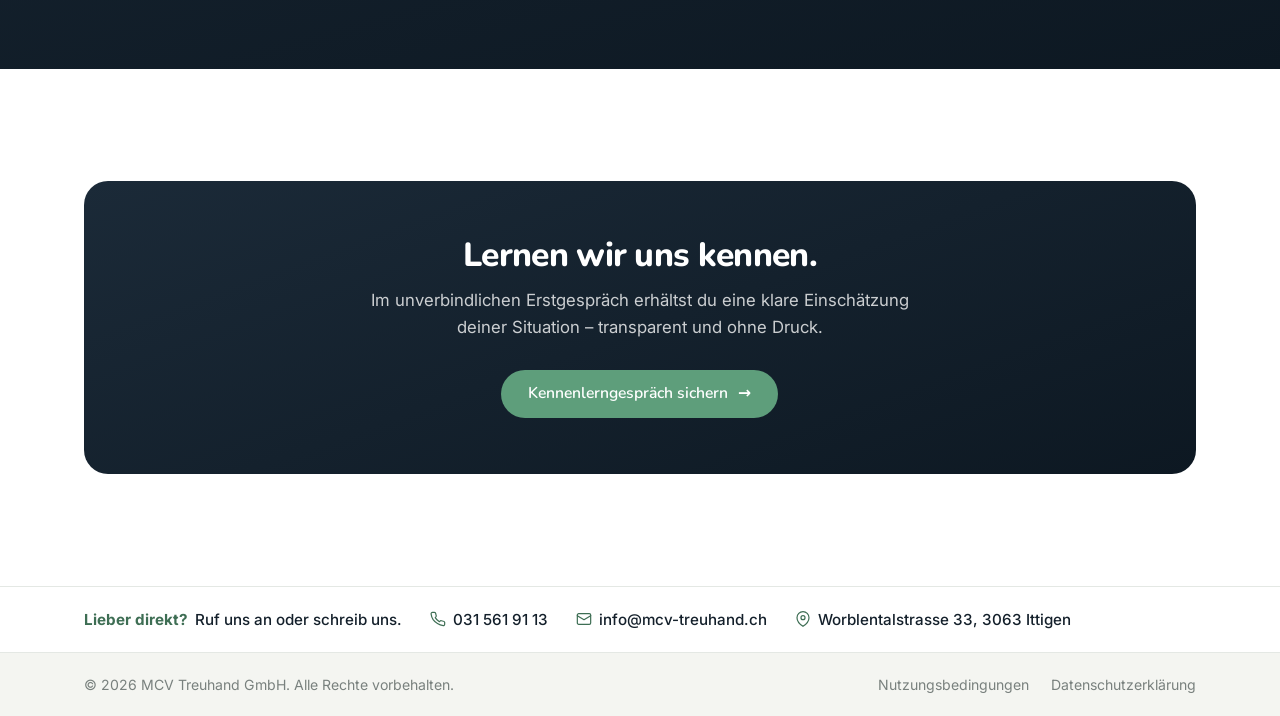
<file: ueber-uns.html>
<!DOCTYPE html>
<html lang="de-CH">
<head>
  <meta charset="UTF-8">
  <meta name="viewport" content="width=device-width, initial-scale=1.0">
  <title>Über uns – MCV Treuhand Bern | Dein digitaler Finanzpartner</title>
  <meta name="description" content="Lerne MCV Treuhand kennen: ein modernes, digitales Treuhandunternehmen in Bern. Über 70 betreute Mandate aus Bau, Handwerk und Immobilien. Geführt von Gjoko Micev.">
  <link rel="canonical" href="https://mcv-treuhand.ch/ueber-uns.html">
  <meta name="robots" content="index, follow, max-image-preview:large, max-snippet:-1, max-video-preview:-1">
  <link rel="sitemap" type="application/xml" href="/sitemap.xml">

  <!-- Open Graph -->
  <meta property="og:type" content="website">
  <meta property="og:site_name" content="MCV Treuhand">
  <meta property="og:locale" content="de_CH">
  <meta property="og:title" content="Über uns – MCV Treuhand Bern">
  <meta property="og:description" content="Modernes, digitales Treuhandunternehmen in Bern. Über 70 betreute Mandate aus Bau, Handwerk und Immobilien.">
  <meta property="og:url" content="https://mcv-treuhand.ch/ueber-uns.html">
  <meta property="og:image" content="https://mcv-treuhand.ch/assets/gjoko-micev.jpg">
  <meta property="og:image:width" content="800">
  <meta property="og:image:height" content="800">
  <meta property="og:image:alt" content="Gjoko Micev – Gründer MCV Treuhand Bern">

  <!-- Twitter -->
  <meta name="twitter:card" content="summary_large_image">
  <meta name="twitter:title" content="Über uns – MCV Treuhand Bern">
  <meta name="twitter:description" content="Modernes, digitales Treuhandunternehmen in Bern. Über 70 betreute Mandate.">
  <meta name="twitter:image" content="https://mcv-treuhand.ch/assets/gjoko-micev.jpg">

  <meta name="facebook-domain-verification" content="7smv2745a6m0tdqdzve35k7lei5ba5">
  <meta name="theme-color" content="#1B2A38">

  <!-- Schema.org: Person + BreadcrumbList -->
  <script type="application/ld+json">
  {
    "@context": "https://schema.org",
    "@type": "Person",
    "@id": "https://mcv-treuhand.ch/ueber-uns.html#gjoko-micev",
    "name": "Gjoko Micev",
    "jobTitle": "Gründer & Inhaber",
    "description": "Gjoko Micev ist Gründer und Inhaber von MCV Treuhand GmbH in Bern. Spezialist für Buchhaltung, Steuern und Treuhand für Handwerksbetriebe, Bauunternehmen und Immobilieneigentümer.",
    "image": "https://mcv-treuhand.ch/assets/gjoko-micev.jpg",
    "url": "https://mcv-treuhand.ch/ueber-uns.html",
    "worksFor": {
      "@type": "Organization",
      "@id": "https://mcv-treuhand.ch/#organization",
      "name": "MCV Treuhand GmbH"
    },
    "knowsAbout": ["Buchhaltung", "Steuererklärung", "Lohnbuchhaltung", "Immobilienbuchhaltung", "MWST", "Treuhand"],
    "address": {
      "@type": "PostalAddress",
      "addressLocality": "Ittigen",
      "addressRegion": "BE",
      "addressCountry": "CH"
    }
  }
  </script>

  <script type="application/ld+json">
  {
    "@context": "https://schema.org",
    "@type": "BreadcrumbList",
    "itemListElement": [
      {"@type": "ListItem", "position": 1, "name": "Startseite", "item": "https://mcv-treuhand.ch/"},
      {"@type": "ListItem", "position": 2, "name": "Über uns", "item": "https://mcv-treuhand.ch/ueber-uns.html"}
    ]
  }
  </script>

  <!-- Favicon -->
  <link rel="icon" href="data:image/svg+xml,%3Csvg xmlns='http://www.w3.org/2000/svg' viewBox='0 0 64 64'%3E%3Crect width='64' height='64' rx='16' fill='%231B2A38'/%3E%3Ctext x='50%25' y='54%25' font-family='Arial,Helvetica,sans-serif' font-size='26' font-weight='700' fill='%235E9E7B' text-anchor='middle' dominant-baseline='middle'%3EM%3C/text%3E%3C/svg%3E">

  <!-- Fonts -->
  <link rel="preconnect" href="https://fonts.googleapis.com">
  <link rel="preconnect" href="https://fonts.gstatic.com" crossorigin>
  <link href="https://fonts.googleapis.com/css2?family=Caveat:wght@500;600&family=Inter:wght@400;500;600;700&family=Nunito:wght@500;600;700;800&display=swap" rel="stylesheet">

  <link rel="stylesheet" href="css/style.css">

  <!-- Microsoft Clarity -->
  <script type="text/javascript">
    (function(c,l,a,r,i,t,y){
        c[a]=c[a]||function(){(c[a].q=c[a].q||[]).push(arguments)};
        t=l.createElement(r);t.async=1;t.src="https://www.clarity.ms/tag/"+i;
        y=l.getElementsByTagName(r)[0];y.parentNode.insertBefore(t,y);
    })(window, document, "clarity", "script", "x3bj5l7kkg");
  </script>

  <!-- Google Analytics -->
  <script async src="https://www.googletagmanager.com/gtag/js?id=G-KXM7CEQTQJ"></script>
  <script>
    window.dataLayer = window.dataLayer || [];
    function gtag(){dataLayer.push(arguments);}
    gtag('js', new Date());
    gtag('config', 'G-KXM7CEQTQJ');
  </script>

  <!-- Meta Pixel -->
  <script>
    !function(f,b,e,v,n,t,s)
    {if(f.fbq)return;n=f.fbq=function(){n.callMethod?
    n.callMethod.apply(n,arguments):n.queue.push(arguments)};
    if(!f._fbq)f._fbq=n;n.push=n;n.loaded=!0;n.version='2.0';
    n.queue=[];t=b.createElement(e);t.async=!0;
    t.src=v;s=b.getElementsByTagName(e)[0];
    s.parentNode.insertBefore(t,s)}(window, document,'script',
    'https://connect.facebook.net/en_US/fbevents.js');
    fbq('init', '2583743615428941');
    fbq('track', 'PageView');
  </script>
  <noscript><img height="1" width="1" style="display:none" src="https://www.facebook.com/tr?id=2583743615428941&ev=PageView&noscript=1"/></noscript>

  <style>
    /* ---- Hero overrides (centered, no grid) ---- */
    .au-hero-inner { max-width: 780px; margin: 0 auto; text-align: center; }
    .hero h1 { font-weight: 400; }

    /* ---- Stats strip ---- */
    .au-stats { background: var(--bg); border-bottom: 1.5px solid var(--line); padding: 20px 0; }
    .au-stats__inner { display: flex; align-items: center; justify-content: center; flex-wrap: wrap; }
    .au-stat { display: flex; flex-direction: column; align-items: center; padding: 8px 40px; }
    .au-stat__num { font-family: var(--font-head); font-size: 1.6rem; font-weight: 800; color: var(--primary); line-height: 1; margin-bottom: 4px; }
    .au-stat__label { font-size: .83rem; color: var(--ink-3); font-weight: 500; }
    .au-stat-div { width: 1.5px; height: 36px; background: var(--line); flex-shrink: 0; }

    /* ---- Why + Founder ---- */
    .au-why__grid {
      display: grid; grid-template-columns: 1.1fr 1fr; gap: 28px; align-items: stretch;
    }
    .au-card {
      background: var(--bg-soft); border: 1px solid var(--line);
      border-radius: var(--radius); padding: 38px 36px;
    }
    .au-card__ico {
      width: 48px; height: 48px; border-radius: 12px;
      background: #fff; border: 1px solid var(--line);
      display: flex; align-items: center; justify-content: center;
      margin-bottom: 22px; box-shadow: var(--shadow-sm);
    }
    .au-card__ico svg { width: 24px; height: 24px; color: var(--primary); }
    .au-card h2 {
      font-family: var(--font-head); font-size: 1.5rem; font-weight: 800;
      color: var(--primary); letter-spacing: -.02em; margin: 0 0 24px;
    }
    .au-reasons { list-style: none; margin: 0; padding: 0; display: flex; flex-direction: column; gap: 20px; }
    .au-reason { display: flex; gap: 16px; align-items: flex-start; }
    .au-reason__ico {
      width: 38px; height: 38px; flex: none; border-radius: 10px;
      background: rgba(94,158,123,.12); color: var(--accent-700);
      display: flex; align-items: center; justify-content: center;
    }
    .au-reason__ico svg { width: 20px; height: 20px; }
    .au-reason h3 { font-size: 1rem; font-weight: 700; color: var(--primary); margin: 2px 0 4px; }
    .au-reason p { font-size: .94rem; color: var(--ink-2); margin: 0; line-height: 1.55; }

    /* Founder card */
    .au-founder { display: flex; flex-direction: column; }
    .au-founder__photo {
      width: 150px; height: 150px; border-radius: 18px;
      object-fit: cover; object-position: top center;
      margin: 0 0 24px; display: block;
      box-shadow: 0 18px 40px -18px rgba(11,27,42,.5);
    }
    .au-founder__mono {
      width: 150px; height: 150px; border-radius: 18px; margin: 0 0 24px;
      display: flex; align-items: center; justify-content: center;
      background: linear-gradient(150deg, var(--accent), var(--accent-700));
      color: #fff; font-family: var(--font-head); font-weight: 800; font-size: 3rem;
      letter-spacing: .02em; box-shadow: 0 18px 40px -18px rgba(11,27,42,.5);
    }
    .au-founder p { font-size: 1rem; color: var(--ink-2); line-height: 1.65; margin: 0 0 16px; }
    .au-founder p strong { color: var(--primary); font-weight: 700; }
    .au-founder__role { font-size: .92rem; color: var(--ink-3); margin: 0 0 4px !important; }
    .au-founder__sign {
      font-family: "Caveat", cursive; font-size: 2.6rem; line-height: 1;
      color: var(--primary); margin-top: 6px;
    }
    .au-founder__spacer { flex: 1; min-height: 8px; }

    /* ---- CTA band ---- */
    .au-cta { text-align: center; }
    .au-cta__box {
      background: linear-gradient(160deg, var(--primary), var(--primary-900));
      border-radius: var(--radius-lg, 24px); padding: 56px 32px;
      position: relative; overflow: hidden;
    }
    .au-cta__box h2 { font-family: var(--font-head); color: #fff; font-size: clamp(1.6rem, 3vw, 2.1rem); font-weight: 800; margin: 0 0 12px; letter-spacing: -.02em; }
    .au-cta__box p { color: rgba(255,255,255,.78); font-size: 1.05rem; max-width: 540px; margin: 0 auto 28px; }

    h1, h2, h3, h4 { overflow-wrap: break-word; }

    @media (max-width: 880px) {
      .au-why__grid { grid-template-columns: 1fr; }
      .au-card { padding: 32px 26px; }
      .au-stat { padding: 10px 20px; }
      .au-stat-div { display: none; }
    }
    @media (max-width: 520px) {
      .au-founder__photo, .au-founder__mono { width: 120px; height: 120px; }
    }
  </style>
</head>
<body>

  <!-- Navigation -->
  <header class="nav" id="nav">
    <div class="nav__inner">
      <a href="index.html" class="logo" aria-label="MCV Treuhand Startseite">
        <img src="assets/logo.svg" class="logo__img" alt="MCV Treuhand" width="142" height="44">
      </a>
      <nav aria-label="Hauptnavigation">
        <ul class="nav__menu" id="navMenu">
          <li><a class="nav__link" href="index.html">Treuhand</a></li>
          <li><a class="nav__link" href="immobilien.html">Immobilien</a></li>
          <li><a class="nav__link" href="steuern.html">Steuererklärung</a></li>
          <li><a class="nav__link nav__link--active" href="ueber-uns.html">Über uns</a></li>
          <li><a class="btn btn--primary nav__cta" href="index.html#kontakt">Kennenlerngespräch sichern</a></li>
        </ul>
      </nav>
      <button class="nav__toggle" id="navToggle" aria-label="Menü öffnen" aria-expanded="false" aria-controls="navMenu">
        <span></span>
      </button>
    </div>
  </header>

  <main>

    <!-- ============ Hero ============ -->
    <section class="hero">
      <div class="container">
        <div class="au-hero-inner">
          <span class="hero__pill">
            <b aria-label="Schweiz"><svg viewBox="0 0 20 20" width="14" height="14" xmlns="http://www.w3.org/2000/svg" style="display:block"><rect width="20" height="20" fill="#D52B1E"/><rect x="8.25" y="3.5" width="3.5" height="13" fill="#fff"/><rect x="3.5" y="8.25" width="13" height="3.5" fill="#fff"/></svg></b>
            Über 70 Mandate in Bern &amp; Region
          </span>
          <h1>Kein gewöhnliches Treuhandbüro.<br><span class="hl">Dein Finanzpartner.</span></h1>
          <p class="hero__sub" style="margin: 0 auto 34px;">MCV Treuhand ist ein modernes, digitales Treuhandunternehmen in Bern. Wir helfen Unternehmern, Immobilieninvestoren und Verwaltungen, ihre Finanzen, Steuern und administrativen Prozesse effizient zu organisieren.</p>
          <div style="display:flex; gap:14px; justify-content:center; flex-wrap:wrap;">
            <a href="index.html#kontakt" class="btn btn--primary btn--stack">Kennenlerngespräch sichern <small>unverbindlich &amp; ohne Druck</small></a>
            <a href="#team" class="btn btn--ghost">Unser Team &amp; Philosophie <span class="arr" aria-hidden="true">→</span></a>
          </div>
          <div class="hero__rating" style="justify-content:center; margin-top:32px;">
            <div class="hero__avatars" aria-hidden="true">
              <span>JM</span><span>SK</span><span>RT</span>
            </div>
            <div class="hero__rating-text">
              <b>70+ Kunden vertrauen uns</b>
              <span class="stars" aria-hidden="true">
                <svg viewBox="0 0 24 24"><path d="M12 2l3.09 6.26L22 9.27l-5 4.87 1.18 6.88L12 17.77l-6.18 3.25L7 14.14l-5-4.87 6.91-1.01z"/></svg>
                <svg viewBox="0 0 24 24"><path d="M12 2l3.09 6.26L22 9.27l-5 4.87 1.18 6.88L12 17.77l-6.18 3.25L7 14.14l-5-4.87 6.91-1.01z"/></svg>
                <svg viewBox="0 0 24 24"><path d="M12 2l3.09 6.26L22 9.27l-5 4.87 1.18 6.88L12 17.77l-6.18 3.25L7 14.14l-5-4.87 6.91-1.01z"/></svg>
                <svg viewBox="0 0 24 24"><path d="M12 2l3.09 6.26L22 9.27l-5 4.87 1.18 6.88L12 17.77l-6.18 3.25L7 14.14l-5-4.87 6.91-1.01z"/></svg>
                <svg viewBox="0 0 24 24"><path d="M12 2l3.09 6.26L22 9.27l-5 4.87 1.18 6.88L12 17.77l-6.18 3.25L7 14.14l-5-4.87 6.91-1.01z"/></svg>
              </span>
              <small>4.9 von 5.0 basierend auf 11 Bewertungen</small>
            </div>
          </div>
        </div>
      </div>
    </section>

    <!-- Stats strip -->
    <div class="au-stats">
      <div class="container">
        <div class="au-stats__inner">
          <div class="au-stat">
            <span class="au-stat__num">70+</span>
            <span class="au-stat__label">betreute Mandate</span>
          </div>
          <div class="au-stat-div"></div>
          <div class="au-stat">
            <span class="au-stat__num">9+</span>
            <span class="au-stat__label">Jahre Erfahrung</span>
          </div>
          <div class="au-stat-div"></div>
          <div class="au-stat">
            <span class="au-stat__num">100%</span>
            <span class="au-stat__label">digital &amp; papierlos</span>
          </div>
          <div class="au-stat-div"></div>
          <div class="au-stat">
            <span class="au-stat__num">1:1</span>
            <span class="au-stat__label">persönliche Betreuung</span>
          </div>
        </div>
      </div>
    </div>

    <!-- ============ Story + Stats ============ -->
    <section class="section section--soft">
      <div class="container about__grid">
        <div class="about__text reveal">
          <span class="eyebrow">Über MCV Treuhand</span>
          <h2>Wir denken mit, statt nur zu verwalten.</h2>
          <p>Wir verstehen uns nicht als klassischer Buchhalter, sondern als langfristiger Partner für Wachstum, Struktur und finanzielle Klarheit. Wir reagieren nicht nur – wir denken mit und begleiten dich aktiv bei wichtigen Entscheidungen.</p>
          <p>Bereits über 70 Mandate vertrauen auf unsere Erfahrung in Bau, Handwerk und Immobilien.</p>
          <ul class="about__check">
            <li>
              <span class="tick" aria-hidden="true"><svg viewBox="0 0 24 24" fill="none" stroke="currentColor" stroke-width="2.6" stroke-linecap="round" stroke-linejoin="round"><polyline points="20 6 9 17 4 12"/></svg></span>
              Ein fester Ansprechpartner, der deine Branche kennt
            </li>
            <li>
              <span class="tick" aria-hidden="true"><svg viewBox="0 0 24 24" fill="none" stroke="currentColor" stroke-width="2.6" stroke-linecap="round" stroke-linejoin="round"><polyline points="20 6 9 17 4 12"/></svg></span>
              Digitale Prozesse statt Papierchaos – ortsunabhängig
            </li>
            <li>
              <span class="tick" aria-hidden="true"><svg viewBox="0 0 24 24" fill="none" stroke="currentColor" stroke-width="2.6" stroke-linecap="round" stroke-linejoin="round"><polyline points="20 6 9 17 4 12"/></svg></span>
              Proaktive Begleitung – wir denken mit, statt nur zu reagieren
            </li>
          </ul>
        </div>

        <div class="stats reveal" data-delay="1">
          <div class="stat stat--accent">
            <div class="stat__num">70<span>+</span></div>
            <p class="stat__label">betreute Mandate aus Bau, Handwerk &amp; Immobilien</p>
          </div>
          <div class="stat">
            <div class="stat__num">9<span>+</span></div>
            <p class="stat__label">Jahre Erfahrung</p>
          </div>
          <div class="stat">
            <div class="stat__num">100<span>%</span></div>
            <p class="stat__label">digital &amp; papierlos</p>
          </div>
          <div class="stat">
            <div class="stat__num">1:1</div>
            <p class="stat__label">persönliche Betreuung</p>
          </div>
        </div>
      </div>
    </section>

    <!-- ============ Warum MCV + Gründer ============ -->
    <section class="section" id="team">
      <div class="container">
        <div class="au-why__grid">

          <!-- Warum MCV -->
          <div class="au-card reveal">
            <div class="au-card__ico" aria-hidden="true">
              <svg viewBox="0 0 24 24" fill="none" stroke="currentColor" stroke-width="1.8" stroke-linecap="round" stroke-linejoin="round"><circle cx="12" cy="8" r="6"/><path d="M15.477 12.89 17 22l-5-3-5 3 1.523-9.11"/></svg>
            </div>
            <h2>Warum MCV Treuhand?</h2>
            <ul class="au-reasons">
              <li class="au-reason">
                <span class="au-reason__ico" aria-hidden="true"><svg viewBox="0 0 24 24" fill="none" stroke="currentColor" stroke-width="2" stroke-linecap="round" stroke-linejoin="round"><path d="M3 21h18M6 21V7l6-4 6 4v14M10 9h.01M14 9h.01M10 13h.01M14 13h.01M10 17h.01M14 17h.01"/></svg></span>
                <div>
                  <h3>Branchenwissen</h3>
                  <p>Wir kennen die speziellen Anforderungen im Bau- und Immobilienbereich.</p>
                </div>
              </li>
              <li class="au-reason">
                <span class="au-reason__ico" aria-hidden="true"><svg viewBox="0 0 24 24" fill="none" stroke="currentColor" stroke-width="2" stroke-linecap="round" stroke-linejoin="round"><circle cx="6" cy="6" r="3"/><circle cx="6" cy="18" r="3"/><path d="M20 4 8.5 15.5M14 4h6v6"/></svg></span>
                <div>
                  <h3>Effiziente Prozesse</h3>
                  <p>Saubere Buchhaltung und klare Abläufe ohne Zusatzaufwand für dich.</p>
                </div>
              </li>
              <li class="au-reason">
                <span class="au-reason__ico" aria-hidden="true"><svg viewBox="0 0 24 24" fill="none" stroke="currentColor" stroke-width="2" stroke-linecap="round" stroke-linejoin="round"><rect x="2" y="5" width="20" height="14" rx="2"/><path d="M2 10h20M6 15h4"/></svg></span>
                <div>
                  <h3>Lohn- und Projektabrechnungen</h3>
                  <p>Wir kümmern uns um Löhne, Sozialabgaben und projektbezogene Abrechnungen.</p>
                </div>
              </li>
              <li class="au-reason">
                <span class="au-reason__ico" aria-hidden="true"><svg viewBox="0 0 24 24" fill="none" stroke="currentColor" stroke-width="2" stroke-linecap="round" stroke-linejoin="round"><circle cx="12" cy="13" r="8"/><path d="M12 9v4l2 2M12 2h0M5 4 3 6M19 4l2 2"/></svg></span>
                <div>
                  <h3>Schnelle Erreichbarkeit</h3>
                  <p>Als Treuhänder sind wir nah und unkompliziert erreichbar.</p>
                </div>
              </li>
              <li class="au-reason">
                <span class="au-reason__ico" aria-hidden="true"><svg viewBox="0 0 24 24" fill="none" stroke="currentColor" stroke-width="2" stroke-linecap="round" stroke-linejoin="round"><path d="M12 22s8-4 8-10V5l-8-3-8 3v7c0 6 8 10 8 10z"/><rect x="9.5" y="11" width="5" height="4" rx="1"/><path d="M10.5 11V9.5a1.5 1.5 0 0 1 3 0V11"/></svg></span>
                <div>
                  <h3>Rechtssicherheit</h3>
                  <p>Wir stellen sicher, dass alles den gesetzlichen Vorgaben entspricht.</p>
                </div>
              </li>
            </ul>
          </div>

          <!-- Gründer -->
          <div class="au-card au-founder reveal" data-delay="1">
            <img class="au-founder__photo" src="assets/gjoko-micev.jpg" alt="Gjoko Micev, Geschäftsführer und Inhaber von MCV Treuhand" loading="lazy"
                 onerror="this.outerHTML='&lt;div class=&quot;au-founder__mono&quot; aria-hidden=&quot;true&quot;&gt;GM&lt;/div&gt;'">
            <p>Statt Standardlösungen bieten wir klare Zahlen, strukturierte Projektübersichten und <strong>eine Zusammenarbeit auf Augenhöhe.</strong></p>
            <p>Damit unsere Kunden ihre Unternehmen sicher und <strong>profitabel führen</strong> können.</p>
            <div class="au-founder__spacer"></div>
            <p class="au-founder__role">– Geschäftsführer &amp; Inhaber</p>
            <div class="au-founder__sign">Gjoko Micev</div>
          </div>

        </div>
      </div>
    </section>

    <!-- ============ Philosophie (dark) ============ -->
    <section class="section section--dark">
      <div class="container">
        <div class="section-head center reveal">
          <span class="eyebrow">Unsere Philosophie</span>
          <h2>Wir verwalten nicht einfach Zahlen</h2>
          <p class="lead">Wir schaffen Klarheit, Struktur und finanzielle Sicherheit – damit du dich auf Wachstum statt auf Administration konzentrieren kannst.</p>
        </div>

        <div class="values-grid">
          <article class="value reveal" data-delay="1">
            <div class="value__icon" aria-hidden="true">
              <svg viewBox="0 0 24 24" fill="none" stroke="currentColor" stroke-width="1.8" stroke-linecap="round" stroke-linejoin="round"><rect x="2" y="3" width="20" height="14" rx="2"/><path d="M8 21h8M12 17v4"/></svg>
            </div>
            <h3>Klare Zahlen &amp; Prozesse</h3>
            <p>Transparenz und Planungssicherheit statt Papierchaos. Du weißt jederzeit, woran du bist.</p>
          </article>
          <article class="value reveal" data-delay="2">
            <div class="value__icon" aria-hidden="true">
              <svg viewBox="0 0 24 24" fill="none" stroke="currentColor" stroke-width="1.8" stroke-linecap="round" stroke-linejoin="round"><path d="M21 15a2 2 0 0 1-2 2H7l-4 4V5a2 2 0 0 1 2-2h14a2 2 0 0 1 2 2z"/></svg>
            </div>
            <h3>Persönlich &amp; erreichbar</h3>
            <p>Keine Warteschleifen: ein fester Ansprechpartner, der schnell antwortet und dein Geschäft kennt.</p>
          </article>
          <article class="value reveal" data-delay="3">
            <div class="value__icon" aria-hidden="true">
              <svg viewBox="0 0 24 24" fill="none" stroke="currentColor" stroke-width="1.8" stroke-linecap="round" stroke-linejoin="round"><path d="M3 3v18h18"/><path d="M7 15l4-4 3 3 5-6"/></svg>
            </div>
            <h3>Proaktiv &amp; unternehmerisch</h3>
            <p>Wir denken mit, beraten vorausschauend und begleiten dich bei wichtigen Entscheidungen.</p>
          </article>
          <article class="value reveal" data-delay="3">
            <div class="value__icon" aria-hidden="true">
              <svg viewBox="0 0 24 24" fill="none" stroke="currentColor" stroke-width="1.8" stroke-linecap="round" stroke-linejoin="round"><path d="M12 22s8-4 8-10V5l-8-3-8 3v7c0 6 8 10 8 10z"/></svg>
            </div>
            <h3>Langfristige Partnerschaft</h3>
            <p>Digitale Zusammenarbeit und echte Verlässlichkeit – auf Augenhöhe und über Jahre.</p>
          </article>
        </div>
      </div>
    </section>

    <!-- ============ CTA ============ -->
    <section class="section au-cta">
      <div class="container">
        <div class="au-cta__box reveal">
          <h2>Lernen wir uns kennen.</h2>
          <p>Im unverbindlichen Erstgespräch erhältst du eine klare Einschätzung deiner Situation – transparent und ohne Druck.</p>
          <a href="index.html#kontakt" class="btn btn--primary">Kennenlerngespräch sichern <span class="arr" aria-hidden="true">→</span></a>
        </div>
      </div>
    </section>

  </main>

  <footer>
    <div class="contact-bar">
      <div class="container contact-bar__inner">
        <span class="contact-bar__lead"><strong>Lieber direkt?</strong> Ruf uns an oder schreib uns.</span>
        <a href="tel:+41315619113">
          <svg viewBox="0 0 24 24" fill="none" stroke="currentColor" stroke-width="1.8" stroke-linecap="round" stroke-linejoin="round"><path d="M22 16.92v3a2 2 0 0 1-2.18 2 19.79 19.79 0 0 1-8.63-3.07A19.5 19.5 0 0 1 4.69 13a19.79 19.79 0 0 1-3.07-8.67A2 2 0 0 1 3.6 2.18h3a2 2 0 0 1 2 1.72 12.84 12.84 0 0 0 .7 2.81 2 2 0 0 1-.45 2.11L7.91 9.91a16 16 0 0 0 6.18 6.18l.95-.95a2 2 0 0 1 2.11-.45 12.84 12.84 0 0 0 2.81.7A2 2 0 0 1 22 17z"/></svg>
          031 561 91 13
        </a>
        <a href="mailto:info@mcv-treuhand.ch">
          <svg viewBox="0 0 24 24" fill="none" stroke="currentColor" stroke-width="1.8" stroke-linecap="round" stroke-linejoin="round"><rect x="2" y="4" width="20" height="16" rx="2"/><path d="m22 7-10 6L2 7"/></svg>
          info@mcv-treuhand.ch
        </a>
        <span>
          <svg viewBox="0 0 24 24" fill="none" stroke="currentColor" stroke-width="1.8" stroke-linecap="round" stroke-linejoin="round"><path d="M21 10c0 7-9 13-9 13s-9-6-9-13a9 9 0 0 1 18 0z"/><circle cx="12" cy="10" r="3"/></svg>
          Worblentalstrasse 33, 3063 Ittigen
        </span>
      </div>
    </div>
    <div class="footer-min">
      <div class="container footer-min__inner">
        <span>&copy; <span id="year">2026</span> MCV Treuhand GmbH. Alle Rechte vorbehalten.</span>
        <nav aria-label="Rechtliches">
          <a href="impressum.html">Nutzungsbedingungen</a>
          <a href="datenschutz.html">Datenschutzerklärung</a>
        </nav>
      </div>
    </div>
  </footer>

  <script src="js/main.js"></script>
</body>
</html>
</file>
<file: css/style.css>
/* =========================================================
   MCV Treuhand – Stylesheet
   Modern & trustworthy: deep slate navy + sage green.
   ========================================================= */

/* ---------- Design Tokens ---------- */
:root {
  /* Brand colours */
  --primary:        #1B2A38;   /* deep slate navy */
  --primary-700:    #142230;
  --primary-900:    #0D1822;
  --accent:         #5E9E7B;   /* sage / emerald green – the signal colour */
  --accent-600:     #4F8C6B;
  --accent-700:     #3E6E54;   /* deep green for text on light surfaces */
  --on-gold:        #FFFFFF;   /* text colour on green buttons */

  /* Neutrals */
  --ink:            #14202B;   /* headings / strong text */
  --ink-2:          #45525E;   /* body text */
  --ink-3:          #79817E;   /* muted / captions */
  --line:           #E4E8E4;   /* hairlines & borders */
  --bg:             #FFFFFF;
  --bg-soft:        #F4F5F1;   /* soft off-white */
  --bg-soft-2:      #E9EDE7;
  --white:          #FFFFFF;

  /* Effects */
  --radius:         16px;
  --radius-sm:      10px;
  --radius-pill:    999px;
  --shadow-sm:      0 1px 2px rgba(11, 27, 42, .06), 0 1px 3px rgba(11, 27, 42, .05);
  --shadow-md:      0 10px 30px -12px rgba(11, 27, 42, .18);
  --shadow-lg:      0 30px 60px -20px rgba(11, 27, 42, .28);
  --ring:           0 0 0 4px rgba(94, 158, 123, .28);

  /* Type */
  --font-head: "Avenir Next", "Avenir", "Nunito", system-ui, sans-serif;
  --font-body: "Inter", system-ui, -apple-system, "Segoe UI", Roboto, sans-serif;

  /* Layout */
  --container: 1160px;
  --gutter: 24px;
  --section-y: 112px;
  --nav-h: 76px;

  --ease: cubic-bezier(.22, .61, .36, 1);
}

/* ---------- Reset / Base ---------- */
*,
*::before,
*::after { box-sizing: border-box; }

html {
  scroll-behavior: smooth;
  scroll-padding-top: calc(var(--nav-h) + 12px);
  -webkit-text-size-adjust: 100%;
}

body {
  margin: 0;
  font-family: var(--font-body);
  font-size: 17px;
  line-height: 1.65;
  color: var(--ink-2);
  background: var(--bg);
  -webkit-font-smoothing: antialiased;
  -moz-osx-font-smoothing: grayscale;
  overflow-x: hidden;
}

img { max-width: 100%; display: block; }

a { color: inherit; text-decoration: none; }

h1, h2, h3, h4 {
  font-family: var(--font-head);
  color: var(--ink);
  line-height: 1.12;
  letter-spacing: -0.02em;
  margin: 0 0 .5em;
  font-weight: 600;
}

h1 { font-size: clamp(2.4rem, 5.2vw, 3.6rem); }
h2 { font-size: clamp(1.9rem, 3.6vw, 2.6rem); }
h3 { font-size: 1.22rem; }

p { margin: 0 0 1rem; }

::selection { background: var(--accent); color: #fff; }

:focus-visible {
  outline: none;
  box-shadow: var(--ring);
  border-radius: 6px;
}

/* ---------- Layout helpers ---------- */
.container {
  width: 100%;
  max-width: var(--container);
  margin-inline: auto;
  padding-inline: var(--gutter);
}

.section { padding-block: var(--section-y); }
.section--soft { background: var(--bg-soft); }

.section-head {
  max-width: 660px;
  margin-bottom: 56px;
}
.section-head.center {
  margin-inline: auto;
  text-align: center;
}

.eyebrow {
  display: inline-flex;
  align-items: center;
  font-family: var(--font-head);
  font-size: .8rem;
  font-weight: 700;
  letter-spacing: .1em;
  text-transform: uppercase;
  color: var(--accent-700);
  background: rgba(94,158,123,.14);
  padding: 8px 16px;
  border-radius: var(--radius-pill);
  margin-bottom: 18px;
}
.section-head.center .eyebrow { justify-content: center; }

.lead {
  font-size: 1.12rem;
  color: var(--ink-2);
}

/* ---------- Buttons ---------- */
.btn {
  --btn-bg: var(--accent);
  --btn-fg: var(--on-gold);
  display: inline-flex;
  align-items: center;
  justify-content: center;
  gap: 10px;
  font-family: var(--font-head);
  font-weight: 600;
  font-size: .98rem;
  line-height: 1;
  padding: 15px 26px;
  border-radius: var(--radius-pill);
  background: var(--btn-bg);
  color: var(--btn-fg);
  border: 1px solid transparent;
  cursor: pointer;
  transition: transform .25s var(--ease), box-shadow .25s var(--ease), background .25s var(--ease);
  will-change: transform;
}
.btn:hover { transform: translateY(-2px); box-shadow: 0 14px 26px -12px rgba(94, 158, 123, .55); }
.btn:active { transform: translateY(0); }

.btn--primary { background: var(--accent); color: var(--on-gold); }
.btn--primary:hover { background: var(--accent-600); }

.btn--dark { background: var(--primary); color: #fff; }
.btn--dark:hover { background: var(--primary-700); box-shadow: 0 14px 26px -12px rgba(27, 42, 56, .55); }

.btn--ghost {
  background: transparent;
  color: var(--white);
  border-color: rgba(255, 255, 255, .35);
}
.btn--ghost:hover {
  background: rgba(255, 255, 255, .08);
  border-color: rgba(255, 255, 255, .6);
  box-shadow: none;
}

.btn--outline {
  background: transparent;
  color: var(--primary);
  border-color: var(--line);
}
.btn--outline:hover { background: var(--bg-soft); border-color: var(--accent); box-shadow: none; }

.btn .arr { transition: transform .25s var(--ease); }
.btn:hover .arr { transform: translateX(4px); }

/* ---------- Navigation ---------- */
.nav {
  position: fixed;
  inset: 0 0 auto 0;
  height: var(--nav-h);
  z-index: 100;
  display: flex;
  align-items: center;
  transition: background .35s var(--ease), box-shadow .35s var(--ease), border-color .35s var(--ease);
  border-bottom: 1px solid transparent;
}
.nav__inner {
  display: flex;
  align-items: center;
  justify-content: space-between;
  width: 100%;
  max-width: var(--container);
  margin-inline: auto;
  padding-inline: var(--gutter);
}
.nav.scrolled {
  background: rgba(255, 255, 255, .88);
  backdrop-filter: saturate(180%) blur(14px);
  -webkit-backdrop-filter: saturate(180%) blur(14px);
  border-bottom-color: var(--line);
  box-shadow: 0 6px 24px -18px rgba(11, 27, 42, .5);
}

.nav__menu {
  display: flex;
  align-items: center;
  gap: 34px;
  list-style: none;
  margin: 0;
  padding: 0;
}
.nav__link {
  position: relative;
  font-weight: 500;
  font-size: .98rem;
  color: var(--white);
  padding: 6px 0;
  transition: color .25s var(--ease);
}
.nav__link::after {
  content: "";
  position: absolute;
  left: 0; bottom: -2px;
  width: 0; height: 2px;
  background: var(--accent);
  border-radius: 2px;
  transition: width .3s var(--ease);
}
.nav__link:hover::after,
.nav__link.active::after { width: 100%; }

/* once scrolled the bar is light, so links go dark */
.nav.scrolled .nav__link { color: var(--ink); }
.nav.scrolled .nav__link:hover { color: var(--accent-700); }

.nav__cta { padding: 12px 22px; }

.nav__toggle {
  display: none;
  width: 44px; height: 44px;
  border: 0;
  background: transparent;
  cursor: pointer;
  position: relative;
}
.nav__toggle span,
.nav__toggle span::before,
.nav__toggle span::after {
  content: "";
  position: absolute;
  left: 10px;
  width: 24px; height: 2px;
  background: var(--white);
  border-radius: 2px;
  transition: transform .3s var(--ease), opacity .2s var(--ease), background .3s var(--ease);
}
.nav__toggle span { top: 21px; }
.nav__toggle span::before { top: -7px; }
.nav__toggle span::after { top: 7px; }
.nav.scrolled .nav__toggle span,
.nav.scrolled .nav__toggle span::before,
.nav.scrolled .nav__toggle span::after { background: var(--ink); }
.nav.menu-open .nav__toggle span { background: transparent; }
.nav.menu-open .nav__toggle span::before { transform: translateY(7px) rotate(45deg); background: var(--ink); }
.nav.menu-open .nav__toggle span::after { transform: translateY(-7px) rotate(-45deg); background: var(--ink); }

/* ---------- Logo ---------- */
.logo { display: inline-flex; align-items: center; }
.logo__img {
  height: 40px;
  width: auto;
  display: block;
  filter: brightness(0) invert(1);
  transition: filter .2s;
}
.nav.scrolled .logo__img { filter: none; }
.nav.menu-open .logo__img { filter: none; }

/* ---------- Hero ---------- */
.hero {
  position: relative;
  padding-top: calc(var(--nav-h) + 70px);
  padding-bottom: 110px;
  background:
    radial-gradient(900px 500px at 85% -10%, rgba(94,158,123,.28), transparent 60%),
    radial-gradient(700px 600px at 0% 110%, rgba(94,158,123,.12), transparent 55%),
    linear-gradient(165deg, var(--primary) 0%, var(--primary-900) 100%);
  color: rgba(255,255,255,.86);
  overflow: hidden;
}
/* faint grid texture */
.hero::before {
  content: "";
  position: absolute; inset: 0;
  background-image:
    linear-gradient(rgba(255,255,255,.045) 1px, transparent 1px),
    linear-gradient(90deg, rgba(255,255,255,.045) 1px, transparent 1px);
  background-size: 56px 56px;
  mask-image: radial-gradient(80% 80% at 50% 30%, #000 40%, transparent 100%);
  -webkit-mask-image: radial-gradient(80% 80% at 50% 30%, #000 40%, transparent 100%);
  pointer-events: none;
}
.hero__grid {
  position: relative;
  display: grid;
  grid-template-columns: 1fr 1fr;
  gap: 48px;
  align-items: center;
}
.hero__visual {
  zoom: 0.72;
  transform-origin: top center;
}
.hero__pill {
  display: inline-flex;
  align-items: center;
  gap: 10px;
  padding: 7px 14px 7px 8px;
  border-radius: var(--radius-pill);
  background: rgba(255,255,255,.08);
  border: 1px solid rgba(255,255,255,.16);
  font-size: .85rem;
  font-weight: 500;
  color: #fff;
  margin-bottom: 26px;
}
.hero__pill b {
  display: inline-flex;
  align-items: center;
  justify-content: center;
  width: 14px;
  height: 14px;
  border-radius: 50%;
  overflow: hidden;
  flex: none;
  padding: 0;
  background: none;
  border: none;
  box-shadow: none;
}
.hero h1 { color: #fff; margin-bottom: 22px; }
.hero h1 .hl {
  background: linear-gradient(120deg, #8FCBA9, #C6E4D2);
  -webkit-background-clip: text;
  background-clip: text;
  color: transparent;
}
.hero__sub {
  font-size: 1.18rem;
  max-width: 520px;
  color: rgba(255,255,255,.78);
  margin-bottom: 34px;
}
.hero__actions { display: flex; flex-wrap: wrap; gap: 14px; margin-bottom: 40px; }
.hero__trust {
  display: flex;
  flex-wrap: wrap;
  gap: 12px 26px;
  font-size: .92rem;
  color: rgba(255,255,255,.66);
}
.hero__trust li { display: flex; align-items: center; gap: 9px; list-style: none; }
.hero__trust ul { display: contents; }
.hero__trust .dot { width: 7px; height: 7px; border-radius: 50%; background: var(--accent); flex: none; }

/* ---- Hero Visual – Customer Portal ---- */
.hero__visual .pt-scene { width: 100%; animation: pt-float 6.5s ease-in-out infinite; }
@keyframes pt-float { 0%, 100% { transform: translateY(0); } 50% { transform: translateY(-14px); } }
.hero__visual .ph-phone { display: none; }
.hero__visual .pt-win {
  border-radius: 18px;
  border: 1px solid rgba(255,255,255,.09);
  overflow: hidden;
  background: linear-gradient(180deg, #243648, #1d2c3a);
  box-shadow: 0 40px 90px -34px rgba(0,0,0,.7), inset 0 1px 0 rgba(255,255,255,.05);
  animation: pt-in .7s cubic-bezier(.22,1,.36,1) both;
}
@keyframes pt-in { from { opacity: 0; transform: translateY(16px) scale(.99); } to { opacity: 1; transform: none; } }

.hero__visual .pt-top {
  display: flex; align-items: center; justify-content: space-between;
  padding: 13px 18px; border-bottom: 1px solid rgba(255,255,255,.09);
  background: rgba(255,255,255,.02);
}
.hero__visual .pt-brand { display: flex; align-items: center; gap: 9px; }
.hero__visual .pt-brand-mark {
  position: relative; display: inline-grid; place-items: center; color: #5e9e7b; flex: none;
}
.hero__visual .pt-brand-mark b {
  position: absolute; inset: 0; display: grid; place-items: center;
  color: #fff; font-size: 8px; font-weight: 800; letter-spacing: .02em;
}
.hero__visual .pt-brand-name { font-size: 14px; font-weight: 700; letter-spacing: -.01em; color: #eef3f0; }
.hero__visual .pt-top-right { display: flex; align-items: center; gap: 11px; }
.hero__visual .pt-search {
  display: flex; align-items: center; gap: 7px; color: #8ea1ae;
  font-size: 11.5px; font-weight: 500; padding: 6px 12px;
  border: 1px solid rgba(255,255,255,.09); border-radius: 999px;
  background: rgba(255,255,255,.02); min-width: 140px;
}
.hero__visual .pt-bell { position: relative; color: #8ea1ae; display: grid; place-items: center; }
.hero__visual .pt-bell svg { display: block; }
.hero__visual .pt-bell-dot {
  position: absolute; top: -2px; right: -2px; width: 7px; height: 7px; border-radius: 50%;
  background: #d8b56a; border: 2px solid #1d2c3a;
  animation: pt-pulse 2.4s ease-out infinite;
}
@keyframes pt-pulse { 0%{box-shadow:0 0 0 0 rgba(216,181,106,.5)} 70%{box-shadow:0 0 0 6px rgba(216,181,106,0)} 100%{box-shadow:0 0 0 0 rgba(216,181,106,0)} }
.hero__visual .pt-avatar {
  width: 30px; height: 30px; border-radius: 50%; flex: none;
  display: grid; place-items: center; font-size: 11px; font-weight: 700; color: #fff;
  background: linear-gradient(150deg, #79bc97, #4a8366);
}

.hero__visual .pt-body { display: grid; grid-template-columns: 148px 1fr; }
.hero__visual .pt-side {
  display: flex; flex-direction: column; gap: 3px;
  padding: 14px 10px; border-right: 1px solid rgba(255,255,255,.09);
  background: rgba(0,0,0,.12); min-height: 420px;
}
.hero__visual .pt-nav {
  position: relative; display: flex; align-items: center; gap: 10px;
  padding: 8px 11px; border-radius: 9px; color: #8ea1ae; font-size: 12.5px; font-weight: 600;
}
.hero__visual .pt-nav-ico { display: grid; place-items: center; width: 16px; flex: none; }
.hero__visual .pt-nav-ico svg { width: 15px; height: 15px; fill: none; stroke: currentColor; stroke-width: 2; stroke-linecap: round; stroke-linejoin: round; display: block; }
.hero__visual .pt-nav-on { background: rgba(94,158,123,.15); color: #79bc97; }
.hero__visual .pt-nav-badge { margin-left: auto; background: #5e9e7b; color: #fff; font-size: 10.5px; font-weight: 700; padding: 1px 7px; border-radius: 999px; }
.hero__visual .pt-nav-dot { margin-left: auto; width: 6px; height: 6px; border-radius: 50%; background: #d8b56a; flex: none; }
.hero__visual .pt-side-foot {
  margin-top: auto; display: flex; align-items: center; gap: 8px;
  padding-top: 13px; border-top: 1px solid rgba(255,255,255,.09);
}
.hero__visual .pt-avatar-sm { width: 28px; height: 28px; font-size: 10.5px; }
.hero__visual .pt-side-user { display: flex; flex-direction: column; line-height: 1.3; min-width: 0; }
.hero__visual .pt-side-user b { font-size: 12px; font-weight: 700; color: #eef3f0; }
.hero__visual .pt-side-user i { font-size: 10.5px; color: #8ea1ae; font-style: normal; }

.hero__visual .pt-main { padding: 16px 18px 18px; display: flex; flex-direction: column; gap: 11px; min-width: 0; }
.hero__visual .stagger {
  opacity: 0; animation: pt-rise .55s cubic-bezier(.22,1,.36,1) both;
}
.hero__visual .stagger:nth-child(1) { animation-delay: .12s; }
.hero__visual .stagger:nth-child(2) { animation-delay: .22s; }
.hero__visual .stagger:nth-child(3) { animation-delay: .32s; }
.hero__visual .stagger:nth-child(4) { animation-delay: .42s; }
.hero__visual .stagger:nth-child(5) { animation-delay: .52s; }
@keyframes pt-rise { from { opacity: 0; transform: translateY(10px); } to { opacity: 1; transform: none; } }
.hero__visual .pt-greet-h { font-size: 17px; font-weight: 700; letter-spacing: -.01em; color: #eef3f0; }
.hero__visual .pt-greet-sub { font-size: 12.5px; color: #8ea1ae; margin-top: 2px; font-weight: 500; }

.hero__visual .pt-msg {
  display: flex; align-items: center; gap: 11px; padding: 11px 14px;
  border-radius: 12px; border: 1px solid rgba(94,158,123,.32);
  background: linear-gradient(180deg, rgba(94,158,123,.12), rgba(94,158,123,.04));
}
.hero__visual .pt-msg-av {
  flex: 0 0 34px; width: 34px; height: 34px; border-radius: 50%;
  display: grid; place-items: center; font-size: 12px; font-weight: 700; color: #fff;
  background: linear-gradient(150deg, #79bc97, #4a8366);
}
.hero__visual .pt-msg-body { display: flex; flex-direction: column; line-height: 1.3; min-width: 0; }
.hero__visual .pt-msg-body b { font-size: 13px; font-weight: 700; color: #eef3f0; }
.hero__visual .pt-msg-body i { font-size: 12px; color: #8ea1ae; font-style: normal; margin-top: 2px; }
.hero__visual .pt-msg-btn { margin-left: auto; flex: 0 0 auto; font-size: 12.5px; font-weight: 700; color: #fff; background: #5e9e7b; padding: 8px 14px; border-radius: 9px; }

.hero__visual .pt-prog-card { border: 1px solid rgba(255,255,255,.09); border-radius: 12px; padding: 12px 15px; background: rgba(255,255,255,.035); }
.hero__visual .pt-prog-top { display: flex; align-items: baseline; justify-content: space-between; margin-bottom: 9px; }
.hero__visual .pt-prog-label { font-size: 12.5px; font-weight: 600; color: #8ea1ae; }
.hero__visual .pt-prog-pct { font-size: 15px; font-weight: 800; color: #79bc97; font-variant-numeric: tabular-nums; }
.hero__visual .pt-prog-track { height: 8px; border-radius: 999px; background: rgba(255,255,255,.08); overflow: hidden; }
.hero__visual .pt-prog-fill {
  display: block; height: 100%; border-radius: 999px;
  background: linear-gradient(90deg, #4a8366, #79bc97);
  box-shadow: 0 0 12px rgba(121,188,151,.5);
  width: 0; transition: width .9s cubic-bezier(.4,0,.2,1);
}

.hero__visual .pt-badges { display: flex; flex-wrap: wrap; gap: 7px; }
.hero__visual .pt-badge {
  display: inline-flex; align-items: center; gap: 7px;
  padding: 5px 11px 5px 7px; border-radius: 999px;
  font-size: 11.5px; font-weight: 600; border: 1px solid rgba(255,255,255,.09); white-space: nowrap;
}
.hero__visual .pt-badge-dot { width: 14px; height: 14px; border-radius: 50%; display: grid; place-items: center; flex: 0 0 14px; }
.hero__visual .pt-badge-dot svg { width: 9px; height: 9px; display: block; }
.hero__visual .pt-badge-ok { color: #79bc97; background: rgba(94,158,123,.15); border-color: rgba(94,158,123,.3); }
.hero__visual .pt-badge-ok .pt-badge-dot { background: #5e9e7b; color: #fff; }
.hero__visual .pt-badge-wip { color: #e3c585; background: rgba(216,181,106,.15); border-color: rgba(216,181,106,.3); }
.hero__visual .pt-badge-wip .pt-badge-dot { background: #d8b56a; position: relative; }
.hero__visual .pt-badge-wip .pt-badge-dot::after { content: ""; position: absolute; inset: 4px; border-radius: 50%; background: rgba(216,181,106,.3); }

.hero__visual .pt-grid { display: grid; grid-template-columns: 1fr 1fr; gap: 11px; }
.hero__visual .pt-card { border: 1px solid rgba(255,255,255,.09); border-radius: 14px; padding: 13px 15px 14px; background: rgba(255,255,255,.035); display: flex; flex-direction: column; }
.hero__visual .pt-card-head { display: flex; align-items: center; justify-content: space-between; margin-bottom: 8px; }
.hero__visual .pt-card-title { font-size: 13.5px; font-weight: 700; letter-spacing: -.01em; color: #eef3f0; white-space: nowrap; }
.hero__visual .pt-card-tag { font-size: 10.5px; font-weight: 600; color: #8ea1ae; background: rgba(255,255,255,.06); padding: 3px 8px; border-radius: 999px; white-space: nowrap; }

.hero__visual .pt-fin { display: flex; align-items: center; justify-content: space-between; padding: 5px 0; font-size: 13px; }
.hero__visual .pt-fin-label { color: #8ea1ae; font-weight: 500; }
.hero__visual .pt-fin-val { font-weight: 700; font-variant-numeric: tabular-nums; color: #eef3f0; }
.hero__visual .pt-fin-val .cur { font-size: 10.5px; font-weight: 600; color: #8ea1ae; margin-right: 1px; }
.hero__visual .pt-fin-div { height: 1px; background: rgba(255,255,255,.09); margin: 2px 0; }
.hero__visual .pt-fin-strong .pt-fin-label { color: #eef3f0; font-weight: 600; }
.hero__visual .pt-fin-strong .pt-fin-val { color: #79bc97; font-size: 16px; }
.hero__visual .pt-split { display: flex; gap: 3px; height: 7px; margin-top: 11px; }
.hero__visual .pt-split-cost { flex: 0 0 52%; background: rgba(255,255,255,.16); border-radius: 999px 4px 4px 999px; }
.hero__visual .pt-split-profit { flex: 1; background: linear-gradient(90deg, #5e9e7b, #79bc97); border-radius: 4px 999px 999px 4px; }

.hero__visual .pt-task { display: flex; align-items: center; gap: 9px; padding: 7px 0; }
.hero__visual .pt-task + .pt-task { border-top: 1px solid rgba(255,255,255,.06); }
.hero__visual .pt-task-mark { flex: 0 0 20px; width: 20px; height: 20px; border-radius: 6px; display: grid; place-items: center; }
.hero__visual .pt-task-mark svg { width: 11px; height: 11px; fill: none; stroke: currentColor; stroke-width: 2.8; stroke-linecap: round; stroke-linejoin: round; display: block; }
.hero__visual .pt-task[data-state="done"] .pt-task-mark { background: #5e9e7b; color: #fff; }
.hero__visual .pt-task[data-state="done"] .pt-task-label { color: #8ea1ae; }
.hero__visual .pt-task[data-state="action"] .pt-task-mark { background: rgba(216,181,106,.15); color: #d8b56a; animation: pt-pulse 2.2s ease-out infinite; }
.hero__visual .pt-task-label { flex: 1; font-weight: 500; color: #eef3f0; font-size: 12.5px; }
.hero__visual .pt-task-btn { font-size: 11px; font-weight: 700; color: #fff; background: #5e9e7b; padding: 5px 10px; border-radius: 7px; }

.hero__visual .pt-frist { display: flex; align-items: center; gap: 9px; padding: 7px 0; }
.hero__visual .pt-frist + .pt-frist { border-top: 1px solid rgba(255,255,255,.06); }
.hero__visual .pt-frist-ico { color: #8ea1ae; display: grid; place-items: center; flex: 0 0 16px; }
.hero__visual .pt-frist-ico svg { width: 14px; height: 14px; fill: none; stroke: currentColor; stroke-width: 2; stroke-linecap: round; stroke-linejoin: round; display: block; }
.hero__visual .pt-frist-label { flex: 1; font-weight: 500; color: #eef3f0; font-size: 12px; min-width: 0; }
.hero__visual .pt-frist-meta { display: flex; align-items: center; gap: 6px; flex: none; }
.hero__visual .pt-frist-date { font-size: 11.5px; font-weight: 700; color: #eef3f0; white-space: nowrap; }
.hero__visual .pt-frist-chip { font-size: 10.5px; font-weight: 600; color: #8ea1ae; background: rgba(255,255,255,.06); padding: 2px 7px; border-radius: 999px; white-space: nowrap; }
.hero__visual .pt-frist-chip-u { color: #e3c585; background: rgba(216,181,106,.15); }

.hero__visual .pt-doc { display: flex; align-items: center; gap: 10px; padding: 7px 0; }
.hero__visual .pt-doc + .pt-doc { border-top: 1px solid rgba(255,255,255,.06); }
.hero__visual .pt-doc-ico { flex: 0 0 28px; width: 28px; height: 28px; border-radius: 8px; background: rgba(255,255,255,.05); color: #79bc97; display: grid; place-items: center; }
.hero__visual .pt-doc-ico svg { width: 14px; height: 14px; fill: none; stroke: currentColor; stroke-width: 2; stroke-linecap: round; stroke-linejoin: round; display: block; }
.hero__visual .pt-doc-name { flex: 1; font-size: 12px; font-weight: 600; color: #eef3f0; display: flex; flex-direction: column; min-width: 0; overflow: hidden; }
.hero__visual .pt-doc-name span { overflow: hidden; text-overflow: ellipsis; white-space: nowrap; }
.hero__visual .pt-doc-meta { font-size: 10.5px; color: #8ea1ae; font-weight: 500; margin-top: 1px; }
.hero__visual .pt-doc-dl { color: #8ea1ae; display: grid; place-items: center; }
.hero__visual .pt-doc-dl svg { width: 14px; height: 14px; fill: none; stroke: currentColor; stroke-width: 2; stroke-linecap: round; stroke-linejoin: round; display: block; }

@media (prefers-reduced-motion: reduce) {
  .hero__visual .pt-win,
  .hero__visual .stagger { animation: none !important; opacity: 1 !important; transform: none !important; }
  .hero__visual .pt-scene,
  .hero__visual .ph-device,
  .hero__visual .pt-bell-dot,
  .hero__visual .pt-task-mark { animation: none !important; }
}

/* ---- Hero Visual – iPhone version (mobile only) ---- */
.hero__visual .ph-device {
  position: relative;
  width: 330px; max-width: 100%; margin: 0 auto;
  border-radius: 52px;
  padding: 13px;
  background: linear-gradient(155deg, #2a3947, #11181f);
  border: 1px solid rgba(255,255,255,.1);
  box-shadow: 0 50px 90px -30px rgba(0,0,0,.75), inset 0 1px 0 rgba(255,255,255,.08);
  animation: pt-float 6.5s ease-in-out infinite;
}
.hero__visual .ph-screen {
  position: relative;
  border-radius: 40px;
  overflow: hidden;
  height: 600px;
  display: flex; flex-direction: column;
  background:
    radial-gradient(120% 80% at 84% 4%, rgba(94,158,123,.16), transparent 55%),
    linear-gradient(165deg, #1b2c3c, #14212e 60%);
}
.hero__visual .ph-island {
  position: absolute; top: 12px; left: 50%; transform: translateX(-50%);
  width: 96px; height: 26px; border-radius: 999px;
  background: #05090d; z-index: 5;
}
.hero__visual .ph-status {
  display: flex; align-items: center; justify-content: space-between;
  padding: 14px 24px 6px; font-size: 12px; font-weight: 700; color: #eef3f0;
}
.hero__visual .ph-status-icons { display: flex; align-items: center; gap: 5px; color: #cdd6dd; }
.hero__visual .ph-status-icons svg { display: block; }
.hero__visual .ph-appbar {
  display: flex; align-items: center; justify-content: space-between;
  padding: 8px 18px 12px; border-bottom: 1px solid rgba(255,255,255,.07);
}
.hero__visual .ph-content {
  flex: 1; overflow: hidden;
  padding: 14px 16px 8px;
  display: flex; flex-direction: column; gap: 11px;
  -webkit-mask-image: linear-gradient(180deg, #000 86%, transparent 100%);
  mask-image: linear-gradient(180deg, #000 86%, transparent 100%);
}
.hero__visual .ph-tabbar {
  display: flex; align-items: center; justify-content: space-around;
  padding: 11px 10px 16px;
  border-top: 1px solid rgba(255,255,255,.08);
  background: rgba(0,0,0,.22);
}
.hero__visual .ph-tab { display: flex; flex-direction: column; align-items: center; gap: 4px; color: #6f828f; font-size: 9.5px; font-weight: 600; }
.hero__visual .ph-tab svg { width: 19px; height: 19px; fill: none; stroke: currentColor; stroke-width: 2; stroke-linecap: round; stroke-linejoin: round; display: block; }
.hero__visual .ph-tab-on { color: #79bc97; }

/* ---------- Audience strip ---------- */
.audience { background: var(--bg); border-bottom: 1px solid var(--line); }
.audience__inner { padding-block: 46px; }
.audience__label {
  font-size: .86rem;
  color: var(--ink-3);
  text-align: center;
  margin-bottom: 22px;
}
.audience__list {
  display: flex;
  flex-wrap: wrap;
  justify-content: center;
  gap: 12px;
  list-style: none;
  margin: 0; padding: 0;
}
.audience__list li {
  font-family: var(--font-head);
  font-weight: 500;
  font-size: 1rem;
  color: var(--primary);
  padding: 10px 20px;
  border: 1px solid var(--line);
  border-radius: var(--radius-pill);
  background: var(--bg-soft);
  transition: border-color .25s var(--ease), color .25s var(--ease), transform .25s var(--ease);
}
.audience__list li:hover { border-color: var(--accent); color: var(--accent-700); transform: translateY(-2px); }

/* ---------- Services ---------- */
.services-grid {
  display: grid;
  grid-template-columns: repeat(3, 1fr);
  gap: 24px;
}
.service {
  position: relative;
  background: var(--bg);
  border: 1px solid var(--line);
  border-radius: var(--radius);
  padding: 32px 28px;
  transition: transform .3s var(--ease), box-shadow .3s var(--ease), border-color .3s var(--ease);
  overflow: hidden;
}
.service::before {
  content: "";
  position: absolute; left: 0; top: 0; bottom: 0;
  width: 3px;
  background: var(--accent);
  transform: scaleY(0);
  transform-origin: top;
  transition: transform .3s var(--ease);
}
.service:hover {
  transform: translateY(-6px);
  box-shadow: var(--shadow-md);
  border-color: transparent;
}
.service:hover::before { transform: scaleY(1); }
.service__icon {
  width: 52px; height: 52px;
  border-radius: 13px;
  background: linear-gradient(150deg, rgba(94,158,123,.18), rgba(27,42,56,.10));
  color: var(--accent-700);
  display: grid; place-items: center;
  margin-bottom: 20px;
}
.service__icon svg { width: 26px; height: 26px; }
.service h3 { margin-bottom: 10px; }
.service p { font-size: .98rem; margin-bottom: 0; color: var(--ink-2); }

/* ---------- About / Stats ---------- */
.about__grid {
  display: grid;
  grid-template-columns: 1.05fr .95fr;
  gap: 64px;
  align-items: center;
}
.about__text p { font-size: 1.06rem; }
.about__check {
  list-style: none;
  margin: 26px 0 0;
  padding: 0;
  display: grid;
  gap: 14px;
}
.about__check li {
  display: flex;
  align-items: flex-start;
  gap: 12px;
  font-weight: 500;
  color: var(--ink);
}
.about__check .tick {
  width: 24px; height: 24px; border-radius: 7px;
  background: rgba(94,158,123,.16);
  color: var(--accent-700);
  display: grid; place-items: center;
  flex: none; margin-top: 2px;
}
.about__check .tick svg { width: 14px; height: 14px; }

.stats {
  display: grid;
  grid-template-columns: 1fr 1fr;
  gap: 18px;
}
.stat {
  background: var(--bg);
  border: 1px solid var(--line);
  border-radius: var(--radius);
  padding: 28px 26px;
  box-shadow: var(--shadow-sm);
}
.stat__num {
  font-family: var(--font-head);
  font-weight: 700;
  font-size: 1.75rem;
  color: var(--primary);
  letter-spacing: -.03em;
  line-height: 1;
  margin-bottom: 8px;
}
.stat__num span { color: var(--accent); }
.stat__label { font-size: .95rem; color: var(--ink-2); margin: 0; }
.stat--accent {
  background: linear-gradient(155deg, var(--primary), var(--primary-900));
  border-color: transparent;
}
.stat--accent .stat__num { color: #fff; }
.stat--accent .stat__num span { color: var(--accent); }
.stat--accent .stat__label { color: rgba(255,255,255,.75); }

/* ---------- Process / Ablauf ---------- */
.steps {
  display: grid;
  grid-template-columns: repeat(4, 1fr);
  gap: 22px;
  counter-reset: step;
}
.step {
  position: relative;
  padding: 30px 26px;
  background: var(--bg);
  border: 1px solid var(--line);
  border-radius: var(--radius);
  transition: transform .3s var(--ease), box-shadow .3s var(--ease);
}
.step:hover { transform: translateY(-5px); box-shadow: var(--shadow-md); }
.step__num {
  font-family: var(--font-head);
  font-weight: 700;
  font-size: 1rem;
  color: var(--accent-700);
  width: 44px; height: 44px;
  border-radius: 12px;
  background: rgba(94,158,123,.14);
  display: grid; place-items: center;
  margin-bottom: 18px;
}
.step h3 { font-size: 1.1rem; margin-bottom: 8px; }
.step p { font-size: .95rem; margin: 0; }
.step:not(:last-child)::after {
  content: "";
  position: absolute;
  top: 52px; right: -13px;
  width: 22px; height: 2px;
  background: var(--line);
}

/* ---------- Values / Warum ---------- */
.values-grid {
  display: grid;
  grid-template-columns: repeat(4, 1fr);
  gap: 22px;
}
.value {
  padding: 30px 26px;
  border-radius: var(--radius);
  background: rgba(255,255,255,.04);
  border: 1px solid rgba(255,255,255,.12);
  transition: transform .3s var(--ease), background .3s var(--ease), border-color .3s var(--ease);
}
.value:hover { transform: translateY(-5px); background: rgba(255,255,255,.07); border-color: rgba(94,158,123,.55); }
.value__icon {
  width: 50px; height: 50px; border-radius: 13px;
  background: rgba(94,158,123,.18);
  color: var(--accent);
  display: grid; place-items: center;
  margin-bottom: 18px;
}
.value__icon svg { width: 24px; height: 24px; }
.value h3 { color: #fff; font-size: 1.12rem; margin-bottom: 8px; }
.value p { color: rgba(255,255,255,.72); font-size: .95rem; margin: 0; }

/* dark section wrapper */
.section--dark {
  background:
    radial-gradient(800px 400px at 100% 0%, rgba(94,158,123,.20), transparent 60%),
    linear-gradient(165deg, var(--primary) 0%, var(--primary-900) 100%);
  color: #fff;
}
.section--dark .eyebrow { color: #9FD2B5; background: rgba(94,158,123,.20); }
.section--dark h2 { color: #fff; }
.section--dark .lead { color: rgba(255,255,255,.78); }

/* light-green (mint) section background */
.section--mint {
  background:
    radial-gradient(900px 500px at 100% 0%, rgba(94,158,123,.10), transparent 60%),
    linear-gradient(170deg, #EEF6F1 0%, #E4F1EA 100%);
}

/* ---------- Flow showcase (workflow → dashboard) ---------- */
.fs-stage { max-width: 880px; margin: 56px auto 0; }

.fs-ribbon {
  display: flex; align-items: center; gap: 6px;
  padding: 16px 20px;
  border: 1px solid rgba(255,255,255,.09);
  border-radius: 18px;
  background: linear-gradient(180deg, rgba(255,255,255,.05), rgba(255,255,255,.015));
  backdrop-filter: blur(6px);
  -webkit-backdrop-filter: blur(6px);
}
.fs-node { display: flex; align-items: center; gap: 13px; flex: 0 0 auto; }
.fs-ico {
  position: relative;
  width: 50px; height: 50px; flex: 0 0 50px;
  display: grid; place-items: center;
  border-radius: 14px;
  background: rgba(94,158,123,.15);
  border: 1px solid rgba(94,158,123,.28);
  color: #79bc97;
}
.fs-ico svg { width: 23px; height: 23px; }
.fs-ico--mid { background: rgba(94,158,123,.22); }
.fs-ring {
  position: absolute; inset: -5px;
  border-radius: 17px;
  border: 1.5px dashed rgba(121,188,151,.55);
  animation: fs-spin 7s linear infinite;
}
@keyframes fs-spin { to { transform: rotate(360deg); } }
.fs-n-title { font-size: 15px; font-weight: 600; letter-spacing: -.01em; white-space: nowrap; color: #eef3f0; }
.fs-n-sub { font-size: 11.5px; color: #8ea1ae; margin-top: 3px; font-weight: 500; white-space: nowrap; }

.fs-link { flex: 1 1 auto; position: relative; height: 2px; min-width: 36px; display: flex; align-items: center; }
.fs-track {
  position: absolute; left: 0; right: 22px; top: 50%; height: 2px; transform: translateY(-50%);
  background: repeating-linear-gradient(90deg, rgba(142,161,174,.45) 0 5px, transparent 5px 11px);
}
.fs-arrow { position: absolute; right: 0; top: 50%; transform: translateY(-50%); color: var(--accent); width: 16px; height: 16px; }
.fs-dot {
  position: absolute; top: 50%; left: 0; width: 7px; height: 7px; border-radius: 50%;
  background: #79bc97; box-shadow: 0 0 10px 1px rgba(121,188,151,.8);
  transform: translateY(-50%);
  animation: fs-flow 2.6s cubic-bezier(.5,0,.5,1) infinite;
}
.fs-dot--2 { animation-delay: 1.3s; }
@keyframes fs-flow { 0%{left:2%;opacity:0} 12%{opacity:1} 80%{opacity:1} 100%{left:92%;opacity:0} }

.fs-drop { height: 34px; display: flex; justify-content: center; position: relative; }
.fs-drop-line { width: 2px; height: 100%; background: repeating-linear-gradient(180deg, rgba(142,161,174,.4) 0 5px, transparent 5px 11px); }
.fs-drop-dot {
  position: absolute; left: 50%; top: 0; width: 7px; height: 7px; border-radius: 50%;
  transform: translateX(-50%);
  background: #79bc97; box-shadow: 0 0 10px 1px rgba(121,188,151,.8);
  animation: fs-cascade 2.6s cubic-bezier(.5,0,.5,1) infinite;
}
@keyframes fs-cascade { 0%{top:-4px;opacity:0} 15%{opacity:1} 85%{opacity:1} 100%{top:100%;opacity:0} }

.fs-dash-stage { position: relative; padding-bottom: 30px; }
.fs-dash {
  border-radius: 22px;
  border: 1px solid rgba(255,255,255,.09);
  background: linear-gradient(180deg, rgba(255,255,255,.055), rgba(255,255,255,0) 22%), rgba(33,49,64,.97);
  box-shadow: 0 30px 70px -28px rgba(0,0,0,.65), inset 0 1px 0 rgba(255,255,255,.05);
  padding: 26px 28px 28px;
}
.fs-head { display: flex; align-items: flex-start; justify-content: space-between; margin-bottom: 22px; }
.fs-eyebrow { font-size: 12.5px; letter-spacing: .14em; text-transform: uppercase; color: #79bc97; font-weight: 600; }
.fs-dash-title { font-size: 23px; font-weight: 700; letter-spacing: -.02em; margin-top: 3px; color: #eef3f0; }
.fs-live {
  display: flex; align-items: center; gap: 8px; white-space: nowrap;
  font-size: 12.5px; color: #8ea1ae; font-weight: 500;
  padding: 7px 12px; border: 1px solid rgba(255,255,255,.09); border-radius: 999px;
  background: rgba(255,255,255,.03);
}
.fs-live-dot { width: 8px; height: 8px; border-radius: 50%; background: #79bc97; animation: fs-pulse 2.2s ease-out infinite; }
@keyframes fs-pulse { 0%{box-shadow:0 0 0 0 rgba(121,188,151,.55)} 70%{box-shadow:0 0 0 8px rgba(121,188,151,0)} 100%{box-shadow:0 0 0 0 rgba(121,188,151,0)} }

.fs-grid { display: grid; grid-template-columns: 1.32fr 1fr; gap: 16px; }
.fs-main { display: flex; flex-direction: column; gap: 16px; }
.fs-side { display: flex; flex-direction: column; gap: 16px; }

.fs-tile {
  border: 1px solid rgba(255,255,255,.09);
  border-radius: 15px;
  background: linear-gradient(180deg, rgba(255,255,255,.035), rgba(255,255,255,0));
  padding: 16px 17px;
}
.fs-tile-label { font-size: 12.5px; color: #8ea1ae; font-weight: 600; letter-spacing: .01em; }
.fs-tile-value { font-size: 27px; font-weight: 700; letter-spacing: -.02em; margin-top: 6px; font-variant-numeric: tabular-nums; color: #eef3f0; line-height: 1; }
.fs-tile-value .cur { font-size: 14px; font-weight: 600; color: #8ea1ae; margin-right: 2px; }
.fs-delta { display: inline-flex; align-items: center; gap: 5px; margin-top: 9px; font-size: 12.5px; font-weight: 600; color: #79bc97; white-space: nowrap; }
.fs-delta svg { width: 13px; height: 13px; }
.fs-tile-sub { margin-top: 7px; font-size: 12px; color: #8ea1ae; font-weight: 500; }
.fs-tile-ok { margin-top: 7px; font-size: 12px; font-weight: 700; color: #79bc97; }
.fs-tile-hero {
  background: radial-gradient(120% 140% at 100% 0%, rgba(94,158,123,.22), transparent 55%),
              linear-gradient(180deg, rgba(94,158,123,.12), rgba(94,158,123,.03));
  border-color: rgba(94,158,123,.3);
}
.fs-tile-hero .fs-tile-label { color: rgba(238,243,240,.8); }
.fs-tile-hero .fs-tile-value { font-size: 38px; }

.fs-bars-wrap { border: 1px solid rgba(255,255,255,.09); border-radius: 15px; padding: 15px 17px 17px; background: linear-gradient(180deg, rgba(255,255,255,.025), rgba(255,255,255,0)); }
.fs-bars-cap { display: flex; align-items: baseline; justify-content: space-between; margin-bottom: 13px; }
.fs-bars-cap span:first-child { font-size: 12.5px; color: #8ea1ae; font-weight: 600; }
.fs-bars-cap-val { font-size: 14px; font-weight: 700; font-variant-numeric: tabular-nums; color: #eef3f0; }
.fs-bars { display: flex; align-items: flex-end; gap: 8px; height: 92px; }
.fs-bar { flex: 1; border-radius: 5px 5px 3px 3px; background: linear-gradient(180deg, rgba(94,158,123,.55), rgba(94,158,123,.28)); min-height: 4px; }
.fs-bar-hi { background: linear-gradient(180deg, #79bc97, #5e9e7b); box-shadow: 0 6px 16px -6px rgba(121,188,151,.7); }

.fs-srow-panel { border: 1px solid rgba(255,255,255,.09); border-radius: 15px; background: linear-gradient(180deg, rgba(255,255,255,.025), rgba(255,255,255,0)); padding: 4px 16px; }
.fs-srow { display: flex; align-items: center; gap: 11px; padding: 13px 0; }
.fs-srow + .fs-srow { border-top: 1px solid rgba(255,255,255,.09); }
.fs-srow-dot { width: 9px; height: 9px; border-radius: 50%; flex: 0 0 9px; }
.fs-srow-ok .fs-srow-dot { background: #79bc97; box-shadow: 0 0 8px rgba(121,188,151,.7); }
.fs-srow-info .fs-srow-dot { background: #d8b56a; box-shadow: 0 0 8px rgba(216,181,106,.6); }
.fs-srow-label { font-size: 13px; color: #8ea1ae; font-weight: 600; white-space: nowrap; }
.fs-srow-val { margin-left: auto; font-size: 13.5px; font-weight: 700; font-variant-numeric: tabular-nums; color: #eef3f0; white-space: nowrap; }

.fs-badge {
  position: absolute; left: -16px; bottom: 6px;
  background: #fff; color: #1c2b3a;
  border-radius: 16px; padding: 16px 20px;
  box-shadow: 0 26px 60px -20px rgba(0,0,0,.55);
  animation: fs-bob 4s ease-in-out infinite;
}
@keyframes fs-bob { 0%,100%{transform:translateY(0)} 50%{transform:translateY(-6px)} }
.fs-badge-head { font-size: 13px; font-weight: 700; color: #45805f; letter-spacing: .01em; margin-bottom: 11px; }
.fs-badge-list { display: flex; flex-direction: column; gap: 10px; }
.fs-badge-item { display: flex; align-items: center; gap: 10px; font-size: 13.5px; font-weight: 600; color: #1c2b3a; white-space: nowrap; }
.fs-badge-check {
  width: 22px; height: 22px; flex: 0 0 22px; border-radius: 7px;
  display: grid; place-items: center; background: var(--accent); color: #fff;
}
.fs-badge-check svg { width: 13px; height: 13px; }

@media (max-width: 720px) {
  .fs-stage { margin-top: 40px; }
  .fs-ribbon { flex-direction: column; align-items: stretch; gap: 14px; }
  .fs-node { justify-content: flex-start; }
  .fs-link { display: none; }
  .fs-grid { grid-template-columns: 1fr; }
  .fs-dash { padding: 20px 18px 22px; }
  .fs-dash-title { font-size: 20px; }
  .fs-tile-hero .fs-tile-value { font-size: 32px; }
  .fs-badge { position: static; margin-top: 16px; animation: none; }
  .fs-dash-stage { padding-bottom: 0; }
}

@media (prefers-reduced-motion: reduce) {
  .fs-ring, .fs-dot, .fs-drop-dot, .fs-live-dot, .fs-badge { animation: none !important; }
}

/* ---------- CTA band ---------- */
.cta {
  position: relative;
  background:
    radial-gradient(720px 380px at 100% -10%, rgba(94,158,123,.30), transparent 60%),
    linear-gradient(135deg, var(--primary), var(--primary-900));
  border: 1px solid rgba(94,158,123,.28);
  border-radius: 28px;
  padding: 64px 56px;
  text-align: center;
  overflow: hidden;
  box-shadow: var(--shadow-lg);
}
.cta::after {
  content: "";
  position: absolute; inset: 0;
  background-image:
    radial-gradient(circle at 14% 120%, rgba(94,158,123,.18), transparent 42%);
  pointer-events: none;
}
.cta h2 { color: #fff; position: relative; }
.cta p { color: rgba(255,255,255,.8); position: relative; max-width: 560px; margin-inline: auto; margin-bottom: 28px; font-size: 1.08rem; }
.cta .btn { position: relative; background: var(--accent); color: var(--on-gold); }
.cta .btn:hover { background: var(--accent-600); }

/* ---------- Contact ---------- */
.contact__grid {
  display: grid;
  grid-template-columns: 1.1fr .9fr;
  gap: 48px;
  align-items: start;
}
.form-card {
  background: var(--bg);
  border: 1px solid var(--line);
  border-radius: var(--radius);
  padding: 38px;
  box-shadow: var(--shadow-sm);
  min-width: 0;
}
.field { margin-bottom: 20px; }
.field--row { display: grid; grid-template-columns: 1fr 1fr; gap: 18px; }
.field label {
  display: block;
  font-size: .88rem;
  font-weight: 600;
  color: var(--ink);
  margin-bottom: 8px;
}
.field input,
.field textarea {
  width: 100%;
  font-family: var(--font-body);
  font-size: 1rem;
  color: var(--ink);
  padding: 13px 15px;
  border: 1px solid var(--line);
  border-radius: var(--radius-sm);
  background: var(--bg-soft);
  transition: border-color .2s var(--ease), background .2s var(--ease), box-shadow .2s var(--ease);
}
.field input::placeholder,
.field textarea::placeholder { color: var(--ink-3); }
.field input:focus,
.field textarea:focus {
  outline: none;
  border-color: var(--accent);
  background: #fff;
  box-shadow: var(--ring);
}
.field textarea { resize: vertical; min-height: 130px; }
.form-card .btn { width: 100%; }
.form-note { font-size: .82rem; color: var(--ink-3); margin: 14px 0 0; text-align: center; }
.form-note a { color: var(--accent-700); text-decoration: underline; text-underline-offset: 2px; }
.form-success {
  display: none;
  align-items: center;
  gap: 12px;
  background: rgba(94,158,123,.12);
  border: 1px solid rgba(94,158,123,.4);
  color: var(--accent-700);
  padding: 14px 16px;
  border-radius: var(--radius-sm);
  font-weight: 500;
  margin-bottom: 20px;
}
.form-success.show { display: flex; }
.form-success svg { width: 20px; height: 20px; flex: none; }

.contact-info { display: grid; gap: 14px; }
.info-card {
  display: flex;
  align-items: flex-start;
  gap: 16px;
  background: var(--bg);
  border: 1px solid var(--line);
  border-radius: var(--radius);
  padding: 22px 24px;
  transition: border-color .25s var(--ease), transform .25s var(--ease);
}
.info-card:hover { border-color: var(--accent); transform: translateY(-2px); }
.info-card__icon {
  width: 46px; height: 46px; border-radius: 12px;
  background: linear-gradient(150deg, rgba(94,158,123,.18), rgba(27,42,56,.10));
  color: var(--accent-700);
  display: grid; place-items: center; flex: none;
}
.info-card__icon svg { width: 22px; height: 22px; }
.info-card h4 { font-family: var(--font-head); font-size: .82rem; text-transform: uppercase; letter-spacing: .08em; color: var(--ink-3); margin: 2px 0 6px; font-weight: 600; }
.info-card p { margin: 0; color: var(--ink); font-weight: 500; line-height: 1.5; }
.info-card a:hover { color: var(--accent-700); }

/* ---------- Contact Wizard ---------- */
.wiz-track { display: flex; flex-direction: column; gap: 8px; margin-bottom: 4px; }
.wiz-dots { display: flex; align-items: center; }
.wdot {
  width: 30px; height: 30px; border-radius: 50%;
  border: 2px solid var(--line);
  background: var(--bg); color: var(--ink-3);
  font-size: .76rem; font-weight: 700;
  display: flex; align-items: center; justify-content: center;
  flex-shrink: 0;
  transition: background .25s, border-color .25s, color .25s;
}
.wdot.active { background: var(--accent); border-color: var(--accent); color: #fff; }
.wdot.done  { background: var(--accent-700); border-color: var(--accent-700); color: #fff; }
.wdot-gap { flex: 1; max-width: 56px; height: 2px; background: var(--line); transition: background .25s; }
.wdot-gap.done { background: var(--accent); }
.wiz-lbl { font-size: .78rem; color: var(--ink-3); margin: 0; }

.wpanel { display: none; flex-direction: column; gap: 14px; }
.wpanel.active { display: flex; }
.wiz-q  { font-size: 1.18rem; font-weight: 700; color: var(--ink); margin: 0; }
.wiz-sub { color: var(--ink-3); margin: 0; font-size: .9rem; line-height: 1.5; }

.wiz-opts {
  display: grid;
  grid-template-columns: 1fr 1fr;
  gap: 10px;
}
.wiz-opts--list { grid-template-columns: 1fr; gap: 8px; }

.wopt {
  display: flex; flex-direction: column; align-items: center;
  gap: 10px; text-align: center;
  padding: 18px 14px;
  border-radius: var(--radius-sm);
  border: 1.5px solid var(--line);
  background: var(--bg);
  cursor: pointer;
  transition: border-color .18s, background .18s, transform .12s;
  font-family: var(--font-body);
  font-size: .9rem; font-weight: 600; color: var(--ink);
  line-height: 1.3;
}
.wopt:hover { border-color: var(--accent); background: rgba(94,158,123,.07); transform: translateY(-1px); }
.wopt.selected { border-color: var(--accent); background: rgba(94,158,123,.13); }
.wopt-ico { width: 34px; height: 34px; color: var(--accent); }

.wiz-opts--list .wopt {
  flex-direction: row; align-items: center;
  justify-content: flex-start; text-align: left;
  padding: 13px 16px; gap: 12px;
}
.wiz-opts--list .wopt::before {
  content: ''; width: 18px; height: 18px; border-radius: 50%;
  border: 2px solid var(--line); flex-shrink: 0;
  transition: background .18s, border-color .18s;
}
.wiz-opts--list .wopt.selected::before { background: var(--accent); border-color: var(--accent); }

.wiz-back {
  display: inline-flex; align-items: center; gap: 6px;
  background: none; border: none; cursor: pointer;
  color: var(--ink-3); font-family: var(--font-body);
  font-size: .84rem; font-weight: 500; padding: 0;
  width: fit-content;
}
.wiz-back:hover { color: var(--ink); }

#contactWizard .field textarea { min-height: 88px; }
.req { color: var(--accent-700); }
.field-opt { font-weight: 400; opacity: .6; }

.wpanel--done {
  align-items: center; text-align: center;
  padding: 12px 0; gap: 18px;
}
.wdone-icon {
  width: 62px; height: 62px; border-radius: 50%;
  background: rgba(94,158,123,.15);
  display: flex; align-items: center; justify-content: center;
  color: var(--accent);
}
.wdone-icon svg { width: 28px; height: 28px; }
.wdone-cal {
  display: inline-flex; align-items: center;
  gap: 10px; width: 100%; justify-content: center;
}
.wdone-or {
  display: flex; align-items: center; gap: 12px;
  color: var(--ink-3); font-size: .82rem; width: 100%;
}
.wdone-or::before, .wdone-or::after {
  content: ''; flex: 1; height: 1px; background: var(--line);
}
.wdone-alt { color: var(--ink-2); font-size: .92rem; margin: 0; }
.wdone-alt a { color: var(--accent-700); text-decoration: none; }
.wdone-alt a:hover { text-decoration: underline; }

@media (max-width: 520px) {
  .wiz-opts { grid-template-columns: 1fr; }
}

/* ---------- Cost calculator ---------- */
.calc { display: grid; grid-template-columns: 1.55fr 1fr; gap: 28px; align-items: start; margin-top: 40px; }
.calc__form { display: flex; flex-direction: column; gap: 22px; }
.calc-group { background: var(--bg); border: 1px solid var(--line); border-radius: var(--radius); padding: 20px 24px; box-shadow: var(--shadow-sm); }
.calc-group__title { font-family: var(--font-head); font-size: .72rem; font-weight: 700; letter-spacing: .12em; text-transform: uppercase; color: var(--accent-700); margin: 0 0 6px; }
.calc-row { display: flex; align-items: center; gap: 16px; padding: 13px 0; border-top: 1px solid var(--line); }
.calc-group__title + .calc-row { border-top: 0; }
.calc-row__main { flex: 1; min-width: 0; }
.calc-row__name { font-size: .95rem; font-weight: 600; color: var(--ink); display: block; }
.calc-row__price { font-size: .78rem; color: var(--ink-3); }

/* number stepper */
.calc-step { display: inline-flex; align-items: center; border: 1px solid var(--line); border-radius: 10px; overflow: hidden; background: var(--bg); flex: none; }
.calc-step button { width: 34px; height: 38px; border: none; background: transparent; cursor: pointer; font-size: 1.2rem; color: var(--accent-700); font-weight: 700; line-height: 1; transition: background .15s; }
.calc-step button:hover { background: rgba(94,158,123,.12); }
.calc-step input { width: 44px; height: 38px; border: none; text-align: center; font-family: var(--font-head); font-weight: 700; font-size: .95rem; color: var(--ink); background: transparent; -moz-appearance: textfield; }
.calc-step input::-webkit-outer-spin-button, .calc-step input::-webkit-inner-spin-button { -webkit-appearance: none; margin: 0; }

/* toggle checkbox */
.calc-check { position: relative; width: 46px; height: 26px; flex: none; cursor: pointer; display: inline-block; }
.calc-check input { position: absolute; opacity: 0; width: 100%; height: 100%; margin: 0; cursor: pointer; }
.calc-check__track { position: absolute; inset: 0; background: var(--line); border-radius: 999px; transition: background .2s var(--ease); }
.calc-check__track::after { content: ''; position: absolute; top: 3px; left: 3px; width: 20px; height: 20px; border-radius: 50%; background: #fff; box-shadow: 0 1px 3px rgba(0,0,0,.25); transition: transform .2s var(--ease); }
.calc-check input:checked + .calc-check__track { background: var(--accent); }
.calc-check input:checked + .calc-check__track::after { transform: translateX(20px); }

/* radio segmented */
.calc-seg { display: inline-flex; border: 1px solid var(--line); border-radius: 10px; overflow: hidden; flex: none; }
.calc-seg label { position: relative; cursor: pointer; margin: 0; }
.calc-seg input { position: absolute; opacity: 0; pointer-events: none; }
.calc-seg span { display: block; padding: 9px 15px; font-size: .86rem; font-weight: 600; color: var(--ink-2); transition: background .18s, color .18s; }
.calc-seg label + label span { border-left: 1px solid var(--line); }
.calc-seg input:checked + span { background: var(--accent); color: #fff; }

/* summary */
.calc__summary { position: sticky; top: 92px; }
.calc__summary-inner { background: var(--primary); color: #fff; border-radius: var(--radius); padding: 28px 26px; box-shadow: 0 30px 60px -30px rgba(11,27,42,.5); }
.calc__sum-label { font-size: .72rem; letter-spacing: .12em; text-transform: uppercase; color: rgba(255,255,255,.55); }
.calc__sum-total { font-family: var(--font-head); font-weight: 800; font-size: 2.5rem; line-height: 1.05; margin: 6px 0 2px; color: #fff; }
.calc__sum-total small { display: block; font-size: .8rem; font-weight: 500; color: rgba(255,255,255,.55); margin-top: 6px; }
.calc__sum-year { font-size: .9rem; color: var(--accent); font-weight: 700; }
.calc__breakdown { list-style: none; margin: 18px 0; padding: 18px 0 0; border-top: 1px solid rgba(255,255,255,.12); display: flex; flex-direction: column; gap: 9px; max-height: 240px; overflow-y: auto; }
.calc__breakdown li { display: flex; justify-content: space-between; gap: 12px; font-size: .85rem; color: rgba(255,255,255,.78); }
.calc__breakdown li span:last-child { font-variant-numeric: tabular-nums; white-space: nowrap; color: #fff; font-weight: 600; }
.calc__empty { color: rgba(255,255,255,.4) !important; justify-content: center !important; }
.calc__cta { width: 100%; justify-content: center; margin-top: 4px; }
.calc__note { font-size: .72rem; color: rgba(255,255,255,.45); margin: 12px 0 0; line-height: 1.5; }

/* base package (fixed) */
.calc-group--base { background: rgba(94,158,123,.07); border-color: rgba(94,158,123,.35); }
.calc-base { display: flex; align-items: flex-start; gap: 16px; }
.calc-base__badge { font-size: .68rem; font-weight: 700; letter-spacing: .1em; text-transform: uppercase; color: var(--accent-700); background: rgba(94,158,123,.18); border-radius: 6px; padding: 4px 10px; white-space: nowrap; flex: none; margin-top: 2px; }
.calc-base__body { flex: 1; }
.calc-base__name { font-family: var(--font-head); font-size: 1rem; font-weight: 700; color: var(--ink); display: block; margin-bottom: 10px; }
.calc-base__list { list-style: none; margin: 0; padding: 0; display: flex; flex-direction: column; gap: 6px; }
.calc-base__list li { display: flex; align-items: center; gap: 8px; font-size: .88rem; color: var(--ink-2); }
.calc-base__list svg { width: 14px; height: 14px; color: var(--accent); flex: none; }
.calc-base__price { text-align: right; flex: none; }
.calc-base__price span { font-family: var(--font-head); font-size: 1.3rem; font-weight: 800; color: var(--ink); display: block; }
.calc-base__price small { font-size: .75rem; color: var(--ink-3); }

@media (max-width: 860px) {
  .calc { grid-template-columns: 1fr; }
  .calc__summary { position: static; }
}

@media (max-width: 600px) {
  /* Basispaket: preis unter body */
  .calc-base { flex-wrap: wrap; gap: 10px 12px; }
  .calc-base__badge { order: 1; }
  .calc-base__body { order: 2; width: 100%; }
  .calc-base__price {
    order: 3; width: 100%; text-align: left;
    border-top: 1px solid rgba(94,158,123,.2); padding-top: 10px;
    display: flex; align-items: baseline; gap: 6px;
  }
  .calc-base__price span { font-size: 1.1rem; }

  /* Stepper-Zeilen & Segmented: Label oben, Control unten */
  .calc-row:has(.calc-step),
  .calc-row:has(.calc-seg) { flex-wrap: wrap; gap: 8px 16px; }
  .calc-row:has(.calc-step) .calc-row__main,
  .calc-row:has(.calc-seg) .calc-row__main { flex-basis: 100%; }

  /* Segmented: volle Breite */
  .calc-seg { width: 100%; }
  .calc-seg label { flex: 1; }
  .calc-seg span { text-align: center; padding: 10px 6px; font-size: .82rem; }

  /* Grössere Touch-Targets */
  .calc-step button { width: 44px; height: 46px; font-size: 1.35rem; }
  .calc-step input { width: 54px; height: 46px; font-size: 1rem; }

  /* Toggle leicht grösser */
  .calc-check { width: 50px; height: 28px; }
  .calc-check__track::after { width: 22px; height: 22px; }
  .calc-check input:checked + .calc-check__track::after { transform: translateX(22px); }

  /* Zeilen-Padding kleiner */
  .calc-group { padding: 16px 18px; }
  .calc-row { padding: 11px 0; gap: 12px; }
  .calc-row__name { font-size: .9rem; }
  .calc-row__price { font-size: .74rem; }

  /* Summary kompakter */
  .calc__summary-inner { padding: 20px 18px; }
  .calc__sum-total { font-size: 2rem; }
  .calc__breakdown { max-height: 180px; }
}

/* ---------- Calc Modal ---------- */
.cmod-overlay {
  position: fixed; inset: 0; z-index: 900;
  background: rgba(10,20,30,.55);
  backdrop-filter: blur(4px);
  display: flex; align-items: center; justify-content: center;
  padding: 20px;
  animation: cmod-fade-in .2s var(--ease);
}
.cmod-overlay[hidden] { display: none; }
@keyframes cmod-fade-in {
  from { opacity: 0; }
  to   { opacity: 1; }
}
.cmod {
  background: var(--bg);
  border-radius: 22px;
  box-shadow: 0 32px 80px -20px rgba(10,20,30,.45);
  width: 100%; max-width: 780px;
  max-height: 90vh;
  overflow-y: auto;
  display: grid;
  grid-template-columns: 1fr 1.2fr;
  position: relative;
  animation: cmod-slide-up .25s var(--ease);
}
@keyframes cmod-slide-up {
  from { transform: translateY(24px); opacity: 0; }
  to   { transform: translateY(0);    opacity: 1; }
}
.cmod__close {
  position: absolute; top: 16px; right: 16px;
  width: 36px; height: 36px; border-radius: 50%;
  background: var(--line); border: none; cursor: pointer;
  display: grid; place-items: center; color: var(--ink-2);
  transition: background .15s;
}
.cmod__close:hover { background: rgba(94,158,123,.2); color: var(--accent-700); }
.cmod__close svg { width: 17px; height: 17px; }

/* Left: summary */
.cmod__summary {
  background: radial-gradient(130% 130% at 15% 15%, #263c50, var(--primary) 65%);
  border-radius: 22px 0 0 22px;
  padding: 36px 28px;
  color: #fff;
}
.cmod__sum-label {
  font-size: .68rem; font-weight: 700; letter-spacing: .12em;
  text-transform: uppercase; color: rgba(255,255,255,.55); display: block; margin-bottom: 8px;
}
.cmod__sum-total {
  font-family: var(--font-head); font-weight: 800; font-size: 2.1rem;
  line-height: 1.1; color: #fff; margin-bottom: 20px;
}
.cmod__sum-total small { font-size: .78rem; font-weight: 500; color: rgba(255,255,255,.5); display: block; margin-top: 2px; }
.cmod__breakdown {
  list-style: none; margin: 0; padding: 16px 0 0;
  border-top: 1px solid rgba(255,255,255,.12);
  display: flex; flex-direction: column; gap: 8px;
}
.cmod__breakdown li {
  display: flex; justify-content: space-between; gap: 10px;
  font-size: .83rem; color: rgba(255,255,255,.72);
}
.cmod__breakdown li span:last-child { color: #fff; font-weight: 600; white-space: nowrap; }

/* Right: form */
.cmod__form-wrap { padding: 36px 32px 32px; }
.cmod__title {
  font-family: var(--font-head); font-size: 1.35rem; font-weight: 800;
  color: var(--primary); margin: 0 0 6px;
}
.cmod__sub { font-size: .88rem; color: var(--ink-2); margin: 0 0 22px; line-height: 1.5; }
.cmod__row { display: grid; grid-template-columns: 1fr 1fr; gap: 14px; }
.cmod__submit { width: 100%; justify-content: center; margin-top: 6px; }
.cmod__note { font-size: .72rem; color: var(--ink-3); margin: 8px 0 0; text-align: center; }

/* field-wrap: styled inputs for the calculator modal form */
.field-wrap { margin-bottom: 14px; position: relative; }
.field-wrap label {
  display: block; font-size: .82rem; font-weight: 600;
  color: var(--ink-2); margin-bottom: 6px; letter-spacing: .01em;
}
.field-wrap input {
  width: 100%; font-family: var(--font-body); font-size: .97rem;
  color: var(--ink); padding: 11px 14px; border: 1.5px solid var(--line);
  border-radius: var(--radius-sm); background: var(--bg-soft);
  transition: border-color .18s var(--ease), background .18s var(--ease), box-shadow .18s var(--ease);
  outline: none; box-sizing: border-box;
}
.field-wrap input::placeholder { color: var(--ink-3); }
.field-wrap input:focus {
  border-color: var(--accent); background: #fff; box-shadow: var(--ring);
}
.field-wrap--icon input { padding-left: 40px; }
.field-wrap__icon {
  position: absolute; left: 13px; bottom: 11px; pointer-events: none;
  color: var(--ink-3); display: flex; align-items: center;
}

/* Done state */
.cmod__done {
  display: flex; flex-direction: column; align-items: center;
  justify-content: center; text-align: center; padding: 20px 0 10px; gap: 10px;
}
.cmod__done[hidden] { display: none; }
.cmod__done svg { width: 52px; height: 52px; color: var(--accent); stroke-width: 1.5; }
.cmod__done h4 { font-family: var(--font-head); font-size: 1.2rem; font-weight: 800; color: var(--primary); margin: 0; }
.cmod__done p { font-size: .9rem; color: var(--ink-2); margin: 0; }

/* Mobile */
@media (max-width: 640px) {
  .cmod { grid-template-columns: 1fr; border-radius: 18px; }
  .cmod__summary { border-radius: 18px 18px 0 0; padding: 24px 22px; }
  .cmod__sum-total { font-size: 1.7rem; }
  .cmod__form-wrap { padding: 24px 22px 22px; }
  .cmod__row { grid-template-columns: 1fr; gap: 0; }
}

/* ---------- FAQ accordion ---------- */
.faq-list { display: flex; flex-direction: column; gap: 10px; }
.faq-item {
  background: #fff; border: 1.5px solid var(--line);
  border-radius: var(--radius-sm); overflow: hidden;
  transition: border-color .2s var(--ease), box-shadow .2s var(--ease);
}
.faq-item[open] { border-color: var(--accent); box-shadow: 0 0 0 3px rgba(94,158,123,.1); }
.faq-item summary {
  padding: 18px 20px; font-weight: 600; font-size: 1rem;
  cursor: pointer; list-style: none; display: flex; justify-content: space-between; align-items: center;
  color: var(--primary); user-select: none;
}
.faq-item summary::-webkit-details-marker { display: none; }
.faq-item summary::after {
  content: ""; flex-shrink: 0; width: 10px; height: 10px; margin-left: 16px;
  border: 2px solid var(--accent); border-left: 0; border-bottom: 0;
  transform: rotate(135deg); transition: transform .22s var(--ease);
}
.faq-item[open] summary::after { transform: rotate(-45deg); }
.faq-item p {
  margin: 0; padding: 0 20px 18px; font-size: .95rem;
  color: var(--ink-2); line-height: 1.65; border-top: 1px solid var(--line);
}

/* ---------- Footer ---------- */
.footer {
  background: var(--primary-900);
  color: rgba(255,255,255,.66);
  padding-block: 64px 28px;
}
.footer__grid {
  display: grid;
  grid-template-columns: 1.4fr 1fr 1fr 1fr;
  gap: 40px;
  padding-bottom: 44px;
  border-bottom: 1px solid rgba(255,255,255,.10);
}
.footer__about { max-width: 320px; }
.footer__about p { margin: 18px 0 0; font-size: .95rem; line-height: 1.6; }
.footer h5 {
  font-family: var(--font-head);
  color: #fff;
  font-size: .82rem;
  text-transform: uppercase;
  letter-spacing: .1em;
  margin: 0 0 18px;
}
.footer ul { list-style: none; margin: 0; padding: 0; display: grid; gap: 11px; }
.footer ul a { font-size: .95rem; transition: color .2s var(--ease); }
.footer ul a:hover { color: var(--accent); }
.footer__bottom {
  display: flex;
  flex-wrap: wrap;
  align-items: center;
  justify-content: space-between;
  gap: 14px;
  padding-top: 24px;
  font-size: .88rem;
}
.footer__bottom nav { display: flex; gap: 22px; }
.footer__bottom a:hover { color: var(--accent); }

/* ---------- Team card ---------- */
.team-card {
  display: grid;
  grid-template-columns: 380px 1fr;
  gap: 0;
  border-radius: 24px;
  overflow: hidden;
  border: 1px solid var(--line);
  box-shadow: var(--shadow-md);
  max-width: 960px;
  margin-inline: auto;
}
.team-card__photo {
  position: relative;
  background: var(--bg-soft-2);
  overflow: hidden;
}
.team-card__photo img {
  width: 100%;
  height: 100%;
  object-fit: cover;
  object-position: center top;
  display: block;
  filter: grayscale(8%);
  transition: transform .6s var(--ease), filter .6s var(--ease);
}
.team-card:hover .team-card__photo img {
  transform: scale(1.03);
  filter: grayscale(0%);
}
.team-card__body {
  padding: 48px 48px 48px 52px;
  display: flex;
  flex-direction: column;
  justify-content: center;
  background: var(--bg);
}
.team-card__body h2 { font-size: 1.9rem; margin-bottom: 18px; }

@media (max-width: 860px) {
  .team-card { grid-template-columns: 1fr; }
  .team-card__photo { height: 360px; }
  .team-card__body { padding: 36px 28px; }
}

/* ---------- Legal pages ---------- */
.legal { padding-top: calc(var(--nav-h) + 70px); padding-bottom: 90px; }
.legal .container { max-width: 820px; }
.legal h1 { color: var(--ink); margin-bottom: 10px; }
.legal .updated { color: var(--ink-3); font-size: .9rem; margin-bottom: 40px; }
.legal h2 { font-size: 1.4rem; margin-top: 40px; }
.legal h3 { margin-top: 26px; }
.legal a { color: var(--accent-700); text-decoration: underline; text-underline-offset: 3px; }
.legal .placeholder {
  background: var(--bg-soft);
  border-left: 3px solid var(--accent);
  padding: 4px 10px;
  border-radius: 4px;
  color: var(--ink-2);
  font-style: italic;
}
/* legal pages have a solid nav from the start */
.nav--solid {
  position: fixed;
  background: rgba(255,255,255,.92);
  backdrop-filter: saturate(180%) blur(14px);
  -webkit-backdrop-filter: saturate(180%) blur(14px);
  border-bottom-color: var(--line);
}
.nav--solid .nav__link { color: var(--ink); }
.nav--solid .logo__img { filter: none; }
.nav--solid .nav__toggle span,
.nav--solid .nav__toggle span::before,
.nav--solid .nav__toggle span::after { background: var(--ink); }

/* ---------- Reveal animation ---------- */
/* Elements are visible by default (no-JS / old browser / prerender safe).
   JS adds .js-loaded to <html>, which activates the animation. */
.js-loaded .reveal {
  opacity: 0;
  transform: translateY(26px);
  transition: opacity .7s var(--ease), transform .7s var(--ease);
}
.js-loaded .reveal.in { opacity: 1; transform: none; }
[data-delay="1"] { transition-delay: .08s; }
[data-delay="2"] { transition-delay: .16s; }
[data-delay="3"] { transition-delay: .24s; }

/* ---------- Responsive ---------- */
@media (max-width: 980px) {
  :root { --section-y: 84px; }
  .hero__grid,
  .about__grid,
  .contact__grid { grid-template-columns: 1fr; gap: 40px; }
  .hero__visual { order: -1; max-width: 460px; }
  .services-grid { grid-template-columns: repeat(2, 1fr); }
  .steps { grid-template-columns: repeat(2, 1fr); }
  .step:not(:last-child)::after { display: none; }
  .values-grid { grid-template-columns: repeat(2, 1fr); }
  .footer__grid { grid-template-columns: 1fr 1fr; gap: 32px; }
}

/* Swap desktop portal → iPhone mockup on phones */
@media (max-width: 767px) {
  /* Text + buttons first, iPhone below */
  .hero__visual { order: 0; zoom: 1; max-width: 360px; margin-inline: auto; }
  .hero__visual .pt-scene { display: none; }
  .hero__visual .ph-phone { display: block; }
}

@media (max-width: 720px) {
  /* dim backdrop – tap to close */
  .nav::before {
    content: "";
    position: fixed;
    inset: 0;
    background: rgba(11, 27, 42, .5);
    -webkit-backdrop-filter: blur(2px);
    backdrop-filter: blur(2px);
    opacity: 0;
    pointer-events: none;
    transition: opacity .3s var(--ease);
  }
  .nav.menu-open::before { opacity: 1; pointer-events: auto; }

  /* keep the bar opaque while the menu is open so the panel reads cleanly */
  .nav.menu-open {
    background: #fff;
    border-bottom-color: var(--line);
    box-shadow: 0 6px 24px -18px rgba(11, 27, 42, .5);
  }
  .nav.menu-open .nav__toggle span,
  .nav.menu-open .nav__toggle span::before,
  .nav.menu-open .nav__toggle span::after { background: var(--ink); }

  .nav__menu {
    position: fixed;
    inset: var(--nav-h) 10px auto 10px;
    flex-direction: column;
    align-items: stretch;
    gap: 0;
    background: #fff;
    padding: 8px 10px 16px;
    border: 1px solid var(--line);
    border-radius: var(--radius);
    box-shadow: 0 24px 60px -22px rgba(11, 27, 42, .55);
    transform: translateY(-14px) scale(.98);
    transform-origin: top center;
    opacity: 0;
    pointer-events: none;
    transition: transform .32s var(--ease), opacity .26s var(--ease);
  }
  .nav.menu-open .nav__menu { transform: none; opacity: 1; pointer-events: auto; }

  .nav__menu .nav__link {
    display: flex;
    align-items: center;
    justify-content: space-between;
    color: var(--ink);
    font-size: 1.05rem;
    font-weight: 600;
    padding: 16px 12px;
    border-radius: var(--radius-sm);
    border-bottom: 1px solid var(--line);
    transition: background .18s var(--ease), color .18s var(--ease);
  }
  .nav__menu li:last-of-type .nav__link,
  .nav__menu .nav__link:last-child { border-bottom: none; }
  .nav__menu .nav__link::after {
    display: block;
    content: "";
    position: static;
    width: 9px; height: 9px;
    border: 2px solid var(--ink-3);
    border-left: 0; border-bottom: 0;
    transform: rotate(45deg);
    border-radius: 1px;
    background: none;
    transition: border-color .18s var(--ease), transform .18s var(--ease);
  }
  .nav__menu .nav__link:hover,
  .nav__menu .nav__link:active,
  .nav__menu .nav__link.active,
  .nav__menu .nav__link--active {
    background: var(--bg-soft);
    color: var(--accent-700);
  }
  .nav__menu .nav__link:hover::after,
  .nav__menu .nav__link.active::after,
  .nav__menu .nav__link--active::after { border-color: var(--accent-700); }

  .nav__menu .nav__cta {
    margin-top: 12px;
    padding: 16px;
    font-size: 1rem;
    justify-content: center;
  }

  /* staggered reveal of each item */
  .nav__menu li {
    opacity: 0;
    transform: translateY(-8px);
    transition: opacity .28s var(--ease), transform .28s var(--ease);
  }
  .nav.menu-open .nav__menu li { opacity: 1; transform: none; }
  .nav.menu-open .nav__menu li:nth-child(1) { transition-delay: .04s; }
  .nav.menu-open .nav__menu li:nth-child(2) { transition-delay: .08s; }
  .nav.menu-open .nav__menu li:nth-child(3) { transition-delay: .12s; }
  .nav.menu-open .nav__menu li:nth-child(4) { transition-delay: .16s; }
  .nav.menu-open .nav__menu li:nth-child(5) { transition-delay: .20s; }
  .nav.menu-open .nav__menu li:nth-child(6) { transition-delay: .24s; }

  .nav__toggle { display: block; z-index: 1; }
  .hero__pill { font-size: .8rem; }
  .stats { grid-template-columns: 1fr 1fr; }
  .cta { padding: 48px 26px; }
  .form-card { padding: 26px; }
}

@media (max-width: 520px) {
  :root { --section-y: 64px; }
  body { font-size: 16px; }
  .services-grid,
  .steps,
  .values-grid,
  .field--row { grid-template-columns: 1fr; }
  .wiz-opts--list { grid-template-columns: 1fr; }
}

@media (prefers-reduced-motion: reduce) {
  html { scroll-behavior: auto; }
  .reveal { opacity: 1; transform: none; transition: none; }
  * { animation: none !important; }
}

/* =========================================================
   New components (positioning refresh)
   ========================================================= */

/* ---------- Star rating ---------- */
.stars { display: inline-flex; gap: 3px; color: #E7B84B; }
.stars svg { width: 17px; height: 17px; fill: currentColor; }

/* ---------- Hero rating / social proof ---------- */
.hero__rating {
  display: flex;
  align-items: center;
  gap: 14px;
  margin-top: 30px;
}
.hero__avatars { display: flex; }
.hero__avatars span {
  width: 40px; height: 40px;
  border-radius: 50%;
  border: 2px solid var(--primary);
  background: linear-gradient(150deg, var(--accent), var(--accent-700));
  margin-left: -12px;
  display: grid; place-items: center;
  font-family: var(--font-head);
  font-weight: 600;
  font-size: .82rem;
  color: #fff;
}
.hero__avatars span:first-child { margin-left: 0; }
.hero__rating-text b { color: #fff; font-weight: 600; display: block; font-size: .95rem; }
.hero__rating-text small { color: rgba(255,255,255,.62); font-size: .82rem; }
.hero__rating .stars { vertical-align: middle; }

/* two-line button (label + sub) */
.btn--stack { flex-direction: column; gap: 3px; padding-block: 12px; line-height: 1.2; }
.btn--stack small { font-weight: 400; font-size: .76rem; opacity: .85; }

/* ---------- Problems grid ---------- */
.problems-grid {
  display: grid;
  grid-template-columns: repeat(3, 1fr);
  gap: 16px;
}
.problem {
  position: relative;
  background: var(--bg);
  border: 1px solid var(--line);
  border-radius: var(--radius);
  padding: 22px 24px;
  transition: transform .3s var(--ease), box-shadow .3s var(--ease), border-color .3s var(--ease), background .3s var(--ease);
}
.problem:hover,
.problem.flipped {
  transform: translateY(-4px);
  box-shadow: var(--shadow-md);
  border-color: var(--accent);
  background: linear-gradient(150deg, rgba(94,158,123,.12), rgba(94,158,123,.04));
}
/* two faces: problem (default) and solution (on hover) */
.problem__face {
  display: flex;
  align-items: flex-start;
  gap: 14px;
  transition: opacity .3s var(--ease);
}
.problem__face--ok {
  position: absolute;
  inset: 22px 24px;
  align-items: center;
  opacity: 0;
  pointer-events: none;
}
.problem:hover .problem__face--problem,
.problem.flipped .problem__face--problem { opacity: 0; }
.problem:hover .problem__face--ok,
.problem.flipped .problem__face--ok { opacity: 1; }
.problem__mark {
  width: 30px; height: 30px; border-radius: 9px;
  background: rgba(190, 76, 76, .12);
  color: #BE4C4C;
  display: grid; place-items: center;
  flex: none; margin-top: 2px;
}
.problem__face--ok .problem__mark {
  background: linear-gradient(150deg, var(--accent), var(--accent-700));
  color: #fff;
  margin-top: 0;
}
.problem__mark svg { width: 17px; height: 17px; }
.problem p { margin: 0; font-weight: 500; color: var(--ink); font-size: .98rem; line-height: 1.45; }
.problem__face--ok p { color: var(--accent-700); }
.problems-hint {
  text-align: center;
  color: var(--ink-3);
  font-size: .92rem;
  margin: -28px 0 32px;
}

/* ---------- Feature list (two-column check list) ---------- */
.feature-list {
  list-style: none;
  margin: 0; padding: 0;
  display: grid;
  grid-template-columns: 1fr 1fr;
  gap: 14px 28px;
}
.feature-list li {
  display: flex;
  align-items: flex-start;
  gap: 12px;
  color: var(--ink);
  font-weight: 500;
}
.feature-list .tick {
  width: 24px; height: 24px; border-radius: 7px;
  background: rgba(94,158,123,.16);
  color: var(--accent-700);
  display: grid; place-items: center;
  flex: none; margin-top: 1px;
}
.feature-list .tick svg { width: 14px; height: 14px; }

/* ---------- Split layout (text + panel) ---------- */
.split {
  display: grid;
  grid-template-columns: 1fr 1fr;
  gap: 64px;
  align-items: center;
}
.split__panel {
  background: var(--bg);
  border: 1px solid var(--line);
  border-radius: var(--radius);
  padding: 36px;
  box-shadow: var(--shadow-md);
}
.split__panel h3 { margin-bottom: 22px; }

/* ---------- Benefits grid ---------- */
.benefits-grid {
  display: grid;
  grid-template-columns: repeat(2, 1fr);
  gap: 14px 28px;
  list-style: none;
  margin: 0; padding: 0;
}
.benefits-grid li {
  display: flex;
  align-items: center;
  gap: 14px;
  background: var(--bg);
  border: 1px solid var(--line);
  border-radius: var(--radius-sm);
  padding: 18px 22px;
  font-weight: 500;
  color: var(--ink);
  transition: border-color .25s var(--ease), transform .25s var(--ease);
}
.benefits-grid li:hover { border-color: var(--accent); transform: translateX(4px); }
.benefits-grid .tick {
  width: 28px; height: 28px; border-radius: 8px;
  background: linear-gradient(150deg, var(--accent), var(--accent-700));
  color: #fff;
  display: grid; place-items: center;
  flex: none;
}
.benefits-grid .tick svg { width: 15px; height: 15px; }

/* ---------- Pull quote ---------- */
.pull-quote {
  max-width: 760px;
  margin: 48px auto 0;
  text-align: center;
}
.pull-quote blockquote {
  font-family: var(--font-head);
  font-size: clamp(1.3rem, 2.6vw, 1.7rem);
  line-height: 1.4;
  color: #fff;
  margin: 0;
  font-weight: 500;
}
.pull-quote .mark {
  font-size: 3rem;
  line-height: .5;
  color: var(--accent);
  font-family: var(--font-head);
}

/* ---------- Responsive (new components) ---------- */
@media (max-width: 980px) {
  .problems-grid { grid-template-columns: repeat(2, 1fr); }
  .split { grid-template-columns: 1fr; gap: 40px; }
}
@media (max-width: 620px) {
  .problems-grid,
  .feature-list,
  .benefits-grid { grid-template-columns: 1fr; }
}

/* =========================================================
   Neue Sektionen (Prozess, Timeline, Garantie, Erfolge)
   ========================================================= */

/* Underline-highlight für Überschriften */
.hl-underline {
  text-decoration: underline;
  text-decoration-color: var(--accent);
  text-decoration-thickness: 3px;
  text-underline-offset: 8px;
}

/* Box-highlight "DIE ERFOLGE" */
.hl-box {
  background: var(--accent);
  color: #fff;
  padding: 0 10px 2px;
  border-radius: 3px;
  display: inline;
}

/* ---------- Prozess USP section ---------- */
.prozess-heading {
  text-align: center;
  max-width: 800px;
  margin: 0 auto 64px;
}
.prozess-split {
  display: grid;
  grid-template-columns: 1fr 1fr;
  gap: 56px;
  align-items: start;
}
.prozess-left h3 {
  font-family: var(--font-head);
  font-weight: 700;
  font-size: .95rem;
  text-transform: uppercase;
  letter-spacing: .12em;
  color: var(--ink);
  margin-bottom: 20px;
}
.prozess-left p { font-size: 1rem; color: var(--ink-2); }

.btn--cta-box {
  display: inline-flex;
  align-items: center;
  gap: 16px;
  padding: 14px 20px;
  border: 2px solid var(--line);
  border-radius: var(--radius-sm);
  background: transparent;
  color: var(--ink);
  font-family: var(--font-head);
  font-weight: 600;
  font-size: .95rem;
  margin-top: 12px;
  cursor: pointer;
  text-decoration: none;
  line-height: 1.25;
  transition: border-color .25s var(--ease), transform .25s var(--ease);
}
.btn--cta-box small {
  display: block;
  font-weight: 400;
  font-size: .76rem;
  color: var(--ink-3);
  margin-top: 2px;
}
.btn--cta-box:hover { border-color: var(--accent); transform: translateY(-2px); box-shadow: none; }
.btn--cta-box .cta-arrow {
  width: 34px; height: 34px;
  border-radius: 9px;
  background: rgba(94,158,123,.12);
  color: var(--accent-700);
  display: grid; place-items: center;
  flex: none;
  font-size: 1.1rem;
  font-weight: 700;
}

.prozess-right {
  display: grid;
  grid-template-columns: 1fr 1fr;
  gap: 14px;
}
.prozess-card {
  background: var(--bg);
  border: 1px solid var(--line);
  border-radius: var(--radius);
  padding: 26px 22px;
  transition: transform .3s var(--ease), box-shadow .3s var(--ease);
}
.prozess-card:hover { transform: translateY(-4px); box-shadow: var(--shadow-md); }
.prozess-card__icon {
  width: 44px; height: 44px;
  background: var(--bg-soft);
  border: 1px solid var(--line);
  border-radius: 11px;
  display: grid; place-items: center;
  margin-bottom: 14px;
  color: var(--ink-3);
}
.prozess-card__icon svg { width: 22px; height: 22px; }
.prozess-card h4 {
  font-family: var(--font-head);
  font-weight: 600;
  font-size: .98rem;
  color: var(--ink);
  margin: 0 0 8px;
  line-height: 1.3;
}
.prozess-card p { font-size: .92rem; color: var(--ink-2); margin: 0; }
.prozess-card--accent {
  background: var(--accent);
  border-color: var(--accent);
}
.prozess-card--accent .prozess-card__icon {
  background: rgba(255,255,255,.22);
  border-color: rgba(255,255,255,.35);
  color: #fff;
}
.prozess-card--accent h4 { color: #fff; }
.prozess-card--accent p { color: rgba(255,255,255,.88); }
.prozess-card--accent:hover { box-shadow: 0 10px 30px -12px rgba(94,158,123,.5); }

/* ---------- Drei grosse Karten ---------- */
.cards3-grid {
  display: grid;
  grid-template-columns: repeat(3, 1fr);
  gap: 3px;
  border-radius: var(--radius);
  overflow: hidden;
  background: var(--line);
}
.card3 {
  padding: 52px 40px 48px;
  min-height: 260px;
  display: flex;
  flex-direction: column;
  justify-content: flex-end;
  position: relative;
}
.card3 h3 {
  font-family: var(--font-head);
  font-size: clamp(1.3rem, 2vw, 1.65rem);
  font-weight: 700;
  line-height: 1.2;
  margin-bottom: 14px;
  color: #fff;
}
.card3 p { font-size: 1rem; line-height: 1.6; margin: 0; color: rgba(255,255,255,.88); }
.card3--green  { background: var(--accent); }
.card3--dark-green { background: var(--accent-700); }
.card3--dark   { background: var(--primary); }
.card3__whatsapp {
  position: absolute;
  top: 36px; right: 36px;
  color: rgba(255,255,255,.40);
}

/* ---------- Prozess-Timeline ---------- */
.timeline {
  position: relative;
  max-width: 820px;
  margin: 0 auto;
}
.timeline::before {
  content: "";
  position: absolute;
  left: 50%; transform: translateX(-50%);
  top: 22px; bottom: 22px;
  width: 2px;
  background: var(--line);
  z-index: 0;
}
.timeline-item {
  display: grid;
  grid-template-columns: 1fr 44px 1fr;
  column-gap: 28px;
  align-items: start;
  margin-bottom: 40px;
}
.timeline-num {
  font-family: var(--font-head);
  font-weight: 700;
  font-size: .85rem;
  color: var(--accent-700);
  width: 44px; height: 44px;
  background: var(--bg);
  border: 2px solid var(--accent);
  border-radius: 50%;
  display: grid; place-items: center;
  grid-column: 2; grid-row: 1;
  position: relative; z-index: 1;
}
.timeline-placeholder { grid-row: 1; }
.timeline-item--right .timeline-card { grid-column: 3; grid-row: 1; }
.timeline-item--left  .timeline-card { grid-column: 1; grid-row: 1; }
.timeline-card {
  background: var(--bg);
  border: 1px solid var(--line);
  border-radius: var(--radius);
  padding: 26px 24px;
  box-shadow: var(--shadow-sm);
  transition: box-shadow .3s var(--ease), transform .3s var(--ease);
}
.timeline-card:hover { box-shadow: var(--shadow-md); transform: translateY(-3px); }
.timeline-card__icon {
  width: 40px; height: 40px;
  background: var(--bg-soft);
  border: 1px solid var(--line);
  border-radius: 10px;
  display: grid; place-items: center;
  color: var(--ink-3);
  margin-bottom: 12px;
}
.timeline-card__icon svg { width: 20px; height: 20px; }
.timeline-card h4 {
  font-family: var(--font-head);
  font-weight: 600;
  font-size: 1.02rem;
  color: var(--ink);
  margin: 0 0 10px;
}
.timeline-card p { font-size: .93rem; color: var(--ink-2); margin-bottom: 8px; }
.timeline-card p:last-child { margin-bottom: 0; }

/* ---------- Erfolgsgarantie ---------- */
.section--garantie {
  background:
    radial-gradient(700px 500px at 70% 50%, rgba(94,158,123,.18), transparent 60%),
    linear-gradient(150deg, var(--primary), var(--primary-900));
}
.garantie {
  text-align: center;
  max-width: 800px;
  margin: 0 auto;
}
.garantie .eyebrow { color: #C6E4D2 !important; background: rgba(94,158,123,.22); }
.garantie__title {
  font-size: clamp(1.6rem, 3vw, 2.4rem);
  color: #fff;
  font-weight: 700;
  line-height: 1.3;
  margin-bottom: 28px;
}
.garantie__sub {
  color: rgba(255,255,255,.75);
  font-size: 1.05rem;
  max-width: 620px;
  margin: 0 auto 10px;
}
.garantie__btn {
  display: inline-flex;
  align-items: center;
  gap: 16px;
  margin-top: 36px;
  padding: 18px 28px;
  background: transparent;
  border: 2px solid rgba(255,255,255,.45);
  border-radius: var(--radius-sm);
  color: #fff;
  font-family: var(--font-head);
  font-weight: 600;
  font-size: 1rem;
  cursor: pointer;
  transition: border-color .25s var(--ease), background .25s var(--ease), transform .25s var(--ease);
  text-decoration: none;
  line-height: 1.25;
}
.garantie__btn:hover { border-color: var(--accent); background: rgba(94,158,123,.12); transform: translateY(-2px); box-shadow: none; }
.garantie__btn small {
  display: block;
  font-weight: 400;
  font-size: .76rem;
  color: rgba(255,255,255,.60);
  margin-top: 3px;
}
.garantie__btn .cta-arrow {
  width: 36px; height: 36px;
  background: rgba(255,255,255,.12);
  border-radius: 9px;
  display: grid; place-items: center;
  flex: none;
  font-size: 1.1rem;
}

/* ---------- Kundenerfolge ---------- */
.erfolge-heading { text-align: center; margin-bottom: 48px; }
.cases { display: grid; gap: 24px; }
.case {
  display: grid;
  grid-template-columns: 1fr 1fr;
  background: var(--bg);
  border: 1px solid var(--line);
  border-radius: var(--radius);
  overflow: hidden;
  box-shadow: var(--shadow-sm);
  transition: box-shadow .3s var(--ease), transform .3s var(--ease);
}
.case:hover { box-shadow: var(--shadow-md); transform: translateY(-3px); }
.case__left  { padding: 36px 32px; border-right: 1px solid var(--line); }
.case__right { padding: 36px 32px; background: var(--bg-soft); }
.case__badge {
  display: inline-flex;
  align-items: center;
  padding: 5px 12px;
  background: rgba(94,158,123,.14);
  color: var(--accent-700);
  border: 1px solid rgba(94,158,123,.30);
  border-radius: var(--radius-pill);
  font-family: var(--font-head);
  font-weight: 700;
  font-size: .75rem;
  text-transform: uppercase;
  letter-spacing: .07em;
  margin-bottom: 16px;
}
.case h3 { font-size: 1.3rem; margin-bottom: 4px; }
.case__meta { color: var(--ink-3); font-size: .9rem; margin-bottom: 20px !important; }
.case__label {
  font-family: var(--font-head);
  font-weight: 700;
  font-size: .72rem;
  text-transform: uppercase;
  letter-spacing: .1em;
  color: var(--ink-3);
  margin: 0 0 12px !important;
}
.case__results { list-style: none; margin: 0; padding: 0; display: grid; gap: 12px; }
.case__results li {
  display: flex;
  align-items: flex-start;
  gap: 10px;
  font-weight: 500;
  color: var(--ink);
  font-size: .95rem;
}
.case__results .rtick {
  width: 22px; height: 22px;
  border-radius: 6px;
  background: linear-gradient(150deg, var(--accent), var(--accent-700));
  color: #fff;
  display: grid; place-items: center;
  flex: none; margin-top: 2px;
}
.case__results .rtick svg { width: 13px; height: 13px; }

.cases-cta {
  margin-top: 48px;
  background: var(--primary);
  border-radius: var(--radius);
  padding: 44px 52px;
  display: flex;
  align-items: center;
  justify-content: space-between;
  gap: 32px;
}
.cases-cta__text h3 { color: #fff; font-size: 1.5rem; margin-bottom: 4px; }
.cases-cta__text p  { color: rgba(255,255,255,.72); margin: 0; font-size: 1rem; }

/* Responsive – neue Sektionen */
@media (max-width: 980px) {
  .prozess-split { grid-template-columns: 1fr; gap: 40px; }
  .cards3-grid   { grid-template-columns: 1fr; gap: 3px; }
  .card3 { min-height: 200px; }
  .timeline::before { left: 22px; transform: none; }
  .timeline-item { grid-template-columns: 44px 1fr; column-gap: 18px; }
  .timeline-num  { grid-column: 1; grid-row: 1; }
  .timeline-item--right .timeline-card,
  .timeline-item--left  .timeline-card { grid-column: 2; grid-row: 1; }
  .timeline-placeholder { display: none; }
  .case { grid-template-columns: 1fr; }
  .case__left { border-right: 0; border-bottom: 1px solid var(--line); }
  .cases-cta { flex-direction: column; text-align: center; padding: 36px 28px; }
}
@media (max-width: 620px) {
  .prozess-right { grid-template-columns: 1fr; }
  .card3 { padding: 36px 28px; }
}

/* ---------- Solution list ---------- */
/* ---------- Solution wheel (rad) ---------- */
.wheel {
  --wheel-size: 700px;
  --wheel-R: 268px;
  --node-size: 152px;
  display: flex;
  flex-direction: column;
  align-items: center;
  gap: 36px;
  margin: 8px auto 0;
}
.wheel__ring {
  position: relative;
  width: var(--wheel-size);
  height: var(--wheel-size);
}
/* decorative orbit ring */
.wheel__ring::before {
  content: "";
  position: absolute;
  top: 50%; left: 50%;
  width: calc(var(--wheel-R) * 2);
  height: calc(var(--wheel-R) * 2);
  transform: translate(-50%, -50%);
  border-radius: 50%;
  border: 1.5px solid rgba(94,158,123,.18);
  pointer-events: none;
}
/* spoke lines from hub to each node */
.wheel__ring::after {
  content: none;
}

/* center hub – decorative brand mark */
.wheel__hub {
  position: absolute;
  top: 50%; left: 50%;
  width: 130px;
  height: 130px;
  transform: translate(-50%, -50%);
  border-radius: 50%;
  background: var(--bg);
  border: 2px solid rgba(94,158,123,.22);
  box-shadow: 0 0 0 10px rgba(94,158,123,.06), 0 8px 32px -8px rgba(15,28,40,.14);
  display: grid;
  place-items: center;
}
.wheel__hub-brand {
  font-family: var(--font-head);
  font-size: 1.7rem;
  font-weight: 800;
  letter-spacing: -.03em;
  background: linear-gradient(150deg, var(--accent), var(--accent-700));
  -webkit-background-clip: text;
  -webkit-text-fill-color: transparent;
  background-clip: text;
}

/* nodes positioned around the circle */
.wheel__node {
  position: absolute;
  top: 50%; left: 50%;
  width: var(--node-size);
  height: var(--node-size);
  margin: calc(var(--node-size) / -2);
  --angle: calc(var(--i) * 60deg);
  transform: rotate(var(--angle)) translateY(calc(var(--wheel-R) * -1)) rotate(calc(var(--angle) * -1));
  display: flex;
  flex-direction: column;
  align-items: center;
  justify-content: center;
  gap: 9px;
  text-align: center;
  padding: 14px;
  border-radius: 50%;
  background: var(--bg);
  border: 1.5px solid rgba(94,158,123,.15);
  box-shadow: 0 4px 20px -8px rgba(15,28,40,.14);
  cursor: pointer;
  font: inherit;
  color: var(--ink);
  transition: transform .35s var(--ease), box-shadow .3s var(--ease), border-color .3s var(--ease), background .3s var(--ease);
}
.wheel__node:hover {
  border-color: rgba(94,158,123,.5);
  box-shadow: 0 0 0 4px rgba(94,158,123,.1), 0 8px 28px -8px rgba(15,28,40,.2);
  transform: rotate(var(--angle)) translateY(calc(var(--wheel-R) * -1)) rotate(calc(var(--angle) * -1)) scale(1.05);
}
.wheel__node-icon {
  width: 52px; height: 52px;
  display: grid; place-items: center;
  border-radius: 15px;
  background: rgba(94,158,123,.1);
  color: var(--accent-700);
  flex: none;
  transition: background .3s var(--ease), color .3s var(--ease);
}
.wheel__node-icon svg { width: 26px; height: 26px; }
.wheel__node-title {
  font-family: var(--font-head);
  font-weight: 700;
  font-size: .83rem;
  line-height: 1.2;
  color: var(--ink);
  letter-spacing: -.005em;
}
.wheel__node-body { display: contents; }
.wheel__node-desc,
.wheel__node-badge { display: none; }

@keyframes wheel-float {
  0%, 100% { translate: 0 0; }
  50%       { translate: 0 -9px; }
}

/* active node */
.wheel__node.active {
  border-color: var(--accent);
  background: linear-gradient(150deg, rgba(94,158,123,.13), rgba(94,158,123,.03));
  box-shadow: 0 0 0 6px rgba(94,158,123,.16), 0 10px 30px -10px rgba(15,28,40,.25);
  animation: wheel-float 3.5s ease-in-out infinite;
}
.wheel__node.active .wheel__node-icon {
  background: linear-gradient(150deg, var(--accent), var(--accent-700));
  color: #fff;
}
.wheel__node.active .wheel__node-title { color: var(--accent-700); }

@media (prefers-reduced-motion: reduce) {
  .wheel__node,
  .wheel__node.active { transition: none; animation: none; }
}

/* explanation panel below the ring */
.wheel__panel {
  width: 100%;
  max-width: 700px;
  background: radial-gradient(130% 130% at 15% 15%, #263c50, var(--primary) 65%);
  border: 1px solid rgba(255,255,255,.07);
  border-radius: 22px;
  box-shadow: 0 24px 64px -20px rgba(15,28,40,.45);
  display: flex;
  align-items: center;
  gap: 28px;
  padding: 30px 36px;
  color: #fff;
  transition: opacity .25s var(--ease);
}
.wheel__panel-ico {
  width: 76px; height: 76px;
  border-radius: 20px;
  background: linear-gradient(150deg, var(--accent), var(--accent-700));
  display: grid; place-items: center;
  flex: none;
  box-shadow: 0 8px 24px -6px rgba(62,110,84,.45);
  color: #fff;
}
.wheel__panel-ico svg { width: 38px; height: 38px; }
.wheel__panel-content { flex: 1; }
.wheel__panel-badge {
  display: inline-flex;
  font-family: var(--font-head);
  font-size: .63rem;
  font-weight: 700;
  letter-spacing: .1em;
  text-transform: uppercase;
  color: rgba(255,255,255,.85);
  background: rgba(94,158,123,.3);
  padding: 3px 10px;
  border-radius: 5px;
  margin-bottom: 10px;
}
.wheel__panel-title {
  display: block;
  font-family: var(--font-head);
  font-size: 1.55rem;
  font-weight: 800;
  color: #fff;
  line-height: 1.15;
  letter-spacing: -.02em;
  margin-bottom: 10px;
}
.wheel__panel-desc {
  margin: 0;
  font-size: .9rem;
  line-height: 1.65;
  color: rgba(255,255,255,.72);
}

/* ---- mobile fallback: stacked cards ---- */
@media (max-width: 860px) {
  .wheel {
    gap: 24px;
  }
  .wheel__ring {
    width: 100%;
    height: auto;
    display: grid;
    gap: 12px;
    max-width: 560px;
    margin: 0 auto;
  }
  .wheel__ring::before,
  .wheel__hub { display: none; }

  .wheel__node {
    position: static;
    width: 100%;
    height: auto;
    margin: 0;
    transform: none !important;
    flex-direction: row;
    align-items: center;
    gap: 16px;
    text-align: left;
    padding: 20px 22px;
    border-radius: var(--radius);
    border: 1.5px solid var(--line);
    background: var(--bg);
    box-shadow: 0 2px 12px -4px rgba(15,28,40,.08);
  }
  .wheel__node:hover { transform: none !important; }
  .wheel__node-icon { flex: none; margin: 0; }
  .wheel__node-body { display: block; flex: 1; }
  .wheel__node-title { font-size: 1.05rem; color: var(--ink); display: block; }
  .wheel__node.active {
    border-color: var(--accent);
    background: linear-gradient(150deg, rgba(94,158,123,.1), rgba(94,158,123,.03));
    box-shadow: 0 0 0 3px rgba(94,158,123,.12);
    animation: none;
  }
  .wheel__node.active .wheel__node-title { color: var(--accent-700); }

  .wheel__panel {
    padding: 22px 20px;
    gap: 18px;
    border-radius: 18px;
  }
  .wheel__panel-ico {
    width: 58px; height: 58px;
    border-radius: 14px;
  }
  .wheel__panel-ico svg { width: 28px; height: 28px; }
  .wheel__panel-title { font-size: 1.2rem; }
  .wheel__panel-desc { font-size: .85rem; }
}

/* ---------- Pricing ---------- */
.pricing-grid {
  display: grid;
  grid-template-columns: repeat(3, 1fr);
  gap: 18px;
  margin-bottom: 28px;
}
.price-card {
  background: rgba(255,255,255,.06);
  border: 1px solid rgba(255,255,255,.12);
  border-radius: var(--radius);
  padding: 32px 28px;
  display: flex;
  flex-direction: column;
}
.price-card--featured {
  border-color: var(--accent);
  background: rgba(94,158,123,.10);
}
.price-card__head {
  padding-bottom: 22px;
  border-bottom: 1px solid rgba(255,255,255,.10);
  margin-bottom: 22px;
}
.price-card__label {
  display: block;
  font-size: .85rem;
  font-style: italic;
  color: rgba(255,255,255,.55);
  margin-bottom: 10px;
}
.price-card__price {
  font-family: var(--font-head);
  font-size: clamp(1.8rem, 3vw, 2.4rem);
  font-weight: 700;
  color: #fff;
  letter-spacing: -.02em;
  line-height: 1;
  margin-bottom: 8px;
}
.price-card__period {
  display: block;
  font-size: .84rem;
  color: rgba(255,255,255,.50);
}
.price-card__body { flex: 1; }
.price-card__incl {
  font-size: .75rem;
  text-transform: uppercase;
  letter-spacing: .09em;
  color: rgba(255,255,255,.40);
  margin: 0 0 14px;
}
.price-card__list {
  list-style: none;
  margin: 0 0 28px;
  padding: 0;
  display: grid;
  gap: 10px;
}
.price-card__list li {
  display: flex;
  align-items: flex-start;
  gap: 9px;
  font-size: .94rem;
  font-weight: 500;
  color: rgba(255,255,255,.88);
  line-height: 1.4;
}
.price-chk {
  width: 16px; height: 16px;
  color: var(--accent);
  flex: none;
  margin-top: 2px;
}
.price-card .btn { width: 100%; margin-top: auto; }
.btn--ghost-light {
  background: transparent;
  color: #fff;
  border: 1px solid rgba(255,255,255,.35);
}
.btn--ghost-light:hover { background: rgba(255,255,255,.08); border-color: rgba(255,255,255,.6); box-shadow: none; }

.pricing-trust {
  display: grid;
  grid-template-columns: repeat(4, 1fr);
  gap: 14px;
  margin-top: 12px;
}
.ptrust {
  background: rgba(94,158,123,.14);
  border: 1px solid rgba(94,158,123,.28);
  border-radius: var(--radius-sm);
  padding: 18px 20px;
  display: flex;
  flex-direction: column;
  gap: 6px;
}
.ptrust__icon {
  width: 26px; height: 26px;
  border-radius: 50%;
  background: rgba(94,158,123,.25);
  color: var(--accent);
  display: grid; place-items: center;
  margin-bottom: 2px;
}
.ptrust__icon svg { width: 14px; height: 14px; }
.ptrust strong {
  font-family: var(--font-head);
  font-size: .92rem;
  font-weight: 700;
  color: var(--accent);
  line-height: 1.2;
}
.ptrust p { font-size: .82rem; color: rgba(255,255,255,.65); margin: 0; line-height: 1.45; }

@media (max-width: 980px) {
  .pricing-grid { grid-template-columns: 1fr; gap: 14px; }
  .pricing-trust { grid-template-columns: repeat(2, 1fr); }
}
@media (max-width: 520px) {
  .pricing-trust { grid-template-columns: 1fr; }
}

/* ---------- Final CTA section ---------- */
.final-cta {
  text-align: center;
  max-width: 760px;
  margin-inline: auto;
}
.final-cta h2 { color: #fff; margin-bottom: 18px; }
.final-cta h2 .hl-green { color: var(--accent); background: none; -webkit-background-clip: unset; background-clip: unset; }
.final-cta > p { color: rgba(255,255,255,.75); font-size: 1.08rem; max-width: 580px; margin: 0 auto 32px; }
.final-cta__actions {
  display: flex;
  flex-wrap: wrap;
  justify-content: center;
  gap: 14px;
  margin-bottom: 20px;
}
.final-cta__trust {
  font-size: .84rem;
  color: rgba(255,255,255,.45);
  margin: 0 0 36px;
}
.final-cta__sep {
  border: none;
  border-top: 1px solid rgba(255,255,255,.12);
  margin: 0 0 36px;
}
.final-cta__stats {
  display: grid;
  grid-template-columns: repeat(4, 1fr);
  gap: 24px;
}
.fcta-stat__num {
  font-family: var(--font-head);
  font-weight: 700;
  font-size: clamp(1.6rem, 3vw, 2.2rem);
  color: #fff;
  letter-spacing: -.02em;
  line-height: 1;
  margin-bottom: 6px;
}
.fcta-stat .stars { margin-top: 6px; display: flex; justify-content: center; }
.fcta-stat p { font-size: .88rem; color: rgba(255,255,255,.55); margin: 0; }

@media (max-width: 720px) {
  .final-cta__stats { grid-template-columns: repeat(2, 1fr); gap: 20px; }
}
@media (max-width: 480px) {
  .final-cta__actions { flex-direction: column; align-items: center; }
  .final-cta__actions .btn { width: 100%; max-width: 320px; }
}

/* ---------- Contact bar & minimal footer ---------- */
.contact-bar {
  background: var(--bg);
  border-top: 1px solid var(--line);
}
.contact-bar__inner {
  display: flex;
  flex-wrap: wrap;
  align-items: center;
  gap: 8px 28px;
  padding-block: 20px;
  font-size: .95rem;
}
.contact-bar__lead strong { color: var(--accent-700); }
.contact-bar__inner a,
.contact-bar__inner span {
  display: inline-flex;
  align-items: center;
  gap: 7px;
  color: var(--ink);
  font-weight: 500;
  white-space: nowrap;
}
.contact-bar__inner a:hover { color: var(--accent-700); }
.contact-bar__inner svg { width: 16px; height: 16px; color: var(--accent-700); flex: none; }
.contact-bar__divider { color: var(--line); font-weight: 300; }

.footer-min {
  background: var(--bg-soft);
  border-top: 1px solid var(--line);
}
.footer-min__inner {
  display: flex;
  flex-wrap: wrap;
  align-items: center;
  justify-content: space-between;
  gap: 10px;
  padding-block: 20px;
  font-size: .88rem;
  color: var(--ink-3);
}
.footer-min__inner nav { display: flex; gap: 22px; }
.footer-min__inner a { color: var(--ink-3); transition: color .2s var(--ease); }
.footer-min__inner a:hover { color: var(--accent-700); }

@media (max-width: 720px) {
  .contact-bar__inner { gap: 6px 18px; }
  .footer-min__inner { flex-direction: column; align-items: flex-start; }
}
</file>
